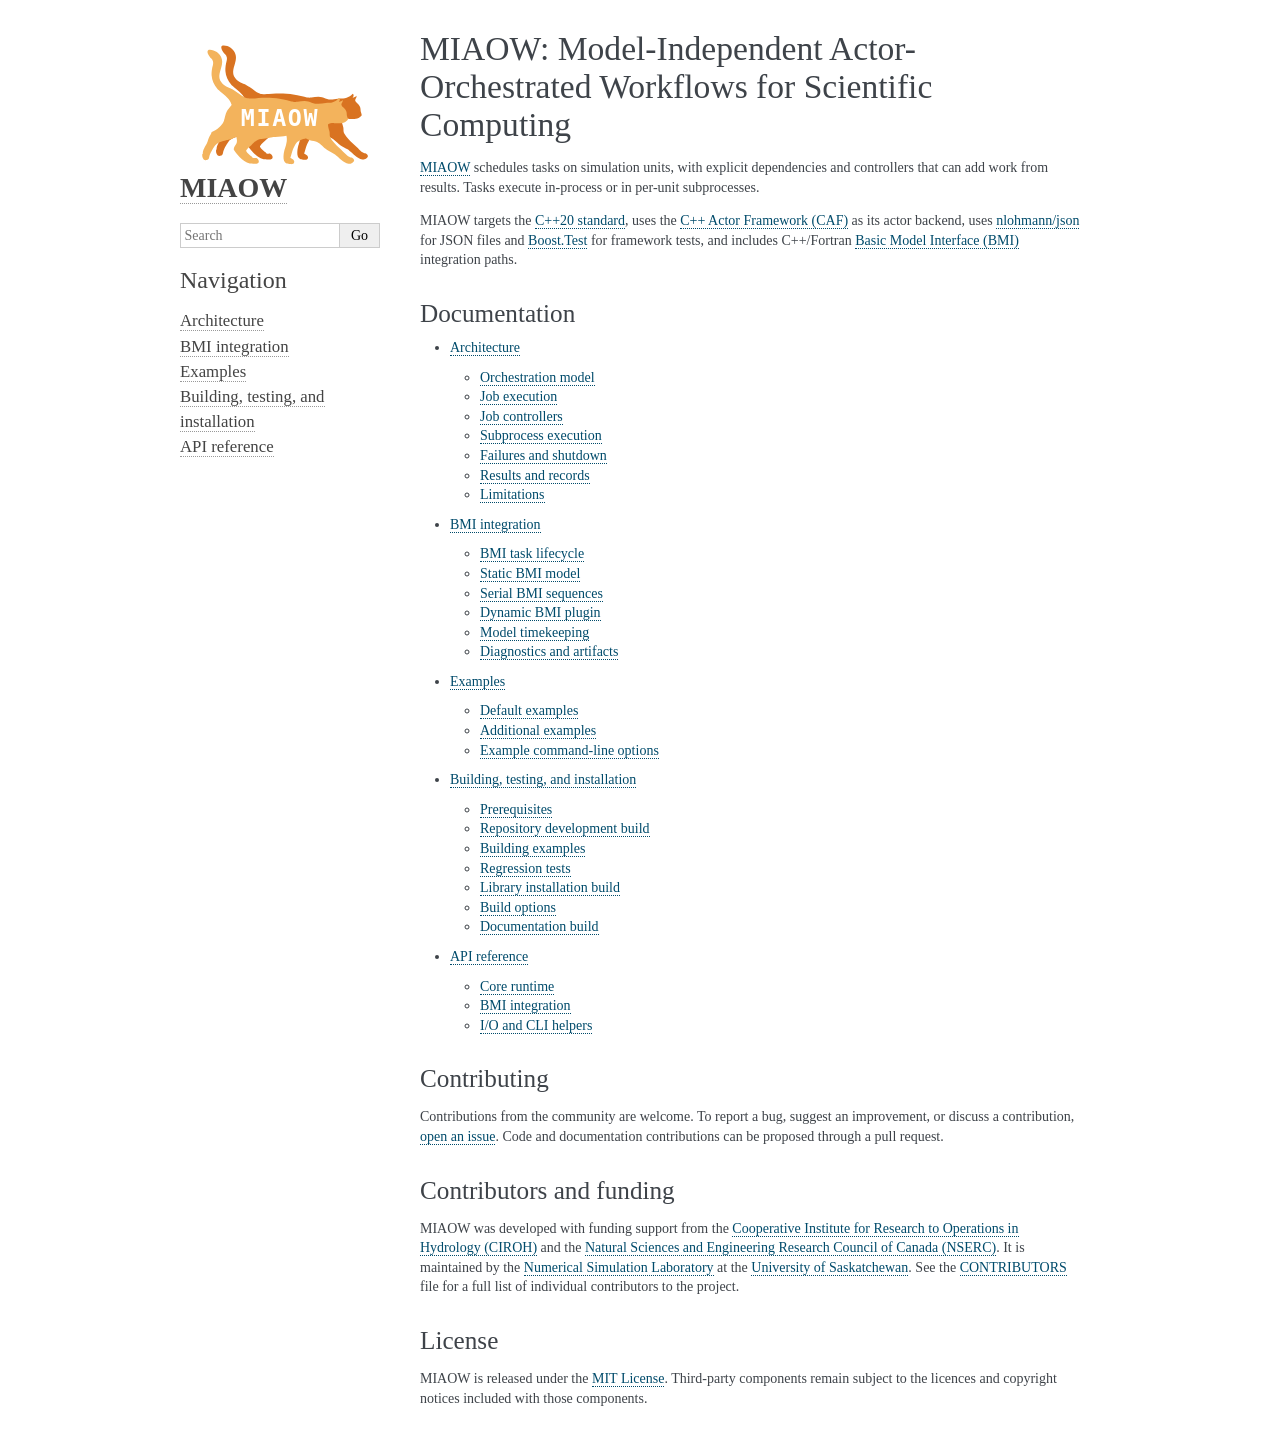
<file: index.html>
<!DOCTYPE html>

<html lang="en" data-content_root="./">
  <head>
    <meta charset="utf-8" />
    <meta name="viewport" content="width=device-width, initial-scale=1.0" /><meta name="viewport" content="width=device-width, initial-scale=1" />

    <title>MIAOW: Model-Independent Actor-Orchestrated Workflows for Scientific Computing &#8212; MIAOW documentation</title>
    <link rel="stylesheet" type="text/css" href="_static/pygments.css?v=5ecbeea2" />
    <link rel="stylesheet" type="text/css" href="_static/basic.css?v=b08954a9" />
    <link rel="stylesheet" type="text/css" href="_static/alabaster.css?v=5611fc0a" />
    <script src="_static/documentation_options.js?v=7f41d439"></script>
    <script src="_static/doctools.js?v=fd6eb6e6"></script>
    <script src="_static/sphinx_highlight.js?v=6ffebe34"></script>
    <link rel="canonical" href="https://tjbmontoya.com/miaow-framework/index.html" />
    <link rel="index" title="Index" href="genindex.html" />
    <link rel="search" title="Search" href="search.html" />
    <link rel="next" title="Architecture" href="architecture.html" />
   
  <link rel="stylesheet" href="_static/custom.css" type="text/css" />
  

  
  

  </head><body>
  

    <div class="document">
      <div class="documentwrapper">
        <div class="bodywrapper">
          

          <div class="body" role="main">
            
  <section id="miaow-model-independent-actor-orchestrated-workflows-for-scientific-computing">
<h1>MIAOW: Model-Independent Actor-Orchestrated Workflows for Scientific Computing<a class="headerlink" href="#miaow-model-independent-actor-orchestrated-workflows-for-scientific-computing" title="Link to this heading">¶</a></h1>
<p><a class="reference external" href="https://github.com/uofs-simlab/miaow-framework">MIAOW</a> schedules tasks on simulation units, with explicit dependencies and controllers that can add work from results. Tasks execute in-process or in per-unit subprocesses.</p>
<p>MIAOW targets the <a class="reference external" href="https://en.cppreference.com/w/cpp/20.html">C++20 standard</a>, uses the <a class="reference external" href="https://www.actor-framework.org/">C++ Actor Framework (CAF)</a> as its actor backend, uses <a class="reference external" href="https://json.nlohmann.me/">nlohmann/json</a> for JSON files and <a class="reference external" href="https://www.boost.org/">Boost.Test</a> for framework tests, and includes C++/Fortran <a class="reference external" href="https://bmi.csdms.io/en/stable/">Basic Model Interface (BMI)</a> integration paths.</p>
<section id="documentation">
<h2>Documentation<a class="headerlink" href="#documentation" title="Link to this heading">¶</a></h2>
<div class="toctree-wrapper compound">
<ul>
<li class="toctree-l1"><a class="reference internal" href="architecture.html">Architecture</a><ul>
<li class="toctree-l2"><a class="reference internal" href="architecture.html#orchestration-model">Orchestration model</a></li>
<li class="toctree-l2"><a class="reference internal" href="architecture.html#job-execution">Job execution</a></li>
<li class="toctree-l2"><a class="reference internal" href="architecture.html#job-controllers">Job controllers</a></li>
<li class="toctree-l2"><a class="reference internal" href="architecture.html#subprocess-execution">Subprocess execution</a></li>
<li class="toctree-l2"><a class="reference internal" href="architecture.html#failures-and-shutdown">Failures and shutdown</a></li>
<li class="toctree-l2"><a class="reference internal" href="architecture.html#results-and-records">Results and records</a></li>
<li class="toctree-l2"><a class="reference internal" href="architecture.html#limitations">Limitations</a></li>
</ul>
</li>
<li class="toctree-l1"><a class="reference internal" href="bmi.html">BMI integration</a><ul>
<li class="toctree-l2"><a class="reference internal" href="bmi.html#bmi-task-lifecycle">BMI task lifecycle</a></li>
<li class="toctree-l2"><a class="reference internal" href="bmi.html#static-bmi-model">Static BMI model</a></li>
<li class="toctree-l2"><a class="reference internal" href="bmi.html#serial-bmi-sequences">Serial BMI sequences</a></li>
<li class="toctree-l2"><a class="reference internal" href="bmi.html#dynamic-bmi-plugin">Dynamic BMI plugin</a></li>
<li class="toctree-l2"><a class="reference internal" href="bmi.html#model-timekeeping">Model timekeeping</a></li>
<li class="toctree-l2"><a class="reference internal" href="bmi.html#diagnostics-and-artifacts">Diagnostics and artifacts</a></li>
</ul>
</li>
<li class="toctree-l1"><a class="reference internal" href="examples.html">Examples</a><ul>
<li class="toctree-l2"><a class="reference internal" href="examples.html#default-examples">Default examples</a></li>
<li class="toctree-l2"><a class="reference internal" href="examples.html#additional-examples">Additional examples</a></li>
<li class="toctree-l2"><a class="reference internal" href="examples.html#example-command-line-options">Example command-line options</a></li>
</ul>
</li>
<li class="toctree-l1"><a class="reference internal" href="building.html">Building, testing, and installation</a><ul>
<li class="toctree-l2"><a class="reference internal" href="building.html#prerequisites">Prerequisites</a></li>
<li class="toctree-l2"><a class="reference internal" href="building.html#repository-development-build">Repository development build</a></li>
<li class="toctree-l2"><a class="reference internal" href="building.html#building-examples">Building examples</a></li>
<li class="toctree-l2"><a class="reference internal" href="building.html#regression-tests">Regression tests</a></li>
<li class="toctree-l2"><a class="reference internal" href="building.html#library-installation-build">Library installation build</a></li>
<li class="toctree-l2"><a class="reference internal" href="building.html#build-options">Build options</a></li>
<li class="toctree-l2"><a class="reference internal" href="building.html#documentation-build">Documentation build</a></li>
</ul>
</li>
<li class="toctree-l1"><a class="reference internal" href="api.html">API reference</a><ul>
<li class="toctree-l2"><a class="reference internal" href="api.html#core-runtime">Core runtime</a></li>
<li class="toctree-l2"><a class="reference internal" href="api.html#bmi-integration">BMI integration</a></li>
<li class="toctree-l2"><a class="reference internal" href="api.html#i-o-and-cli-helpers">I/O and CLI helpers</a></li>
</ul>
</li>
</ul>
</div>
</section>
<section id="contributing">
<h2>Contributing<a class="headerlink" href="#contributing" title="Link to this heading">¶</a></h2>
<p>Contributions from the community are welcome. To report a bug, suggest an improvement, or discuss a contribution, <a class="reference external" href="https://github.com/uofs-simlab/miaow-framework/issues">open an issue</a>. Code and documentation contributions can be proposed through a pull request.</p>
</section>
<section id="contributors-and-funding">
<h2>Contributors and funding<a class="headerlink" href="#contributors-and-funding" title="Link to this heading">¶</a></h2>
<p>MIAOW was developed with funding support from the <a class="reference external" href="https://ciroh.ua.edu/">Cooperative Institute for Research to Operations in Hydrology (CIROH)</a> and the <a class="reference external" href="https://nserc-crsng.canada.ca/en">Natural Sciences and Engineering Research Council of Canada (NSERC)</a>. It is maintained by the <a class="reference external" href="https://github.com/uofs-simlab">Numerical Simulation Laboratory</a> at the <a class="reference external" href="https://www.usask.ca/">University of Saskatchewan</a>. See the <a class="reference external" href="https://github.com/uofs-simlab/miaow-framework/blob/main/CONTRIBUTORS.md">CONTRIBUTORS</a> file for a full list of individual contributors to the project.</p>
</section>
<section id="license">
<h2>License<a class="headerlink" href="#license" title="Link to this heading">¶</a></h2>
<p>MIAOW is released under the <a class="reference external" href="https://github.com/uofs-simlab/miaow-framework/blob/main/LICENSE">MIT License</a>. Third-party components remain subject to the licences and copyright notices included with those components.</p>
</section>
</section>


          </div>
          
        </div>
      </div>
      <div class="sphinxsidebar" role="navigation" aria-label="Main">
        <div class="sphinxsidebarwrapper">
            <p class="logo"><a href="#">
              <img class="logo" src="_static/miaow_logo.svg" alt="Logo of MIAOW"/>
            </a></p>
<h1 class="logo"><a href="#">MIAOW</a></h1>









<search id="searchbox" style="display: none" role="search">
    <div class="searchformwrapper">
    <form class="search" action="search.html" method="get">
      <input type="text" name="q" aria-labelledby="searchlabel" autocomplete="off" autocorrect="off" autocapitalize="off" spellcheck="false" placeholder="Search"/>
      <input type="submit" value="Go" />
    </form>
    </div>
</search>
<script>document.getElementById('searchbox').style.display = "block"</script><h3>Navigation</h3>
<ul>
<li class="toctree-l1"><a class="reference internal" href="architecture.html">Architecture</a></li>
<li class="toctree-l1"><a class="reference internal" href="bmi.html">BMI integration</a></li>
<li class="toctree-l1"><a class="reference internal" href="examples.html">Examples</a></li>
<li class="toctree-l1"><a class="reference internal" href="building.html">Building, testing, and installation</a></li>
<li class="toctree-l1"><a class="reference internal" href="api.html">API reference</a></li>
</ul>

<div class="relations">
<h3>Related Topics</h3>
<ul>
  <li><a href="#">Documentation overview</a><ul>
      <li>Next: <a href="architecture.html" title="next chapter">Architecture</a></li>
  </ul></li>
</ul>
</div>








        </div>
      </div>
      <div class="clearer"></div>
    </div>
    <div class="footer">
      
      
    </div>

    

    
  </body>
</html>
</file>
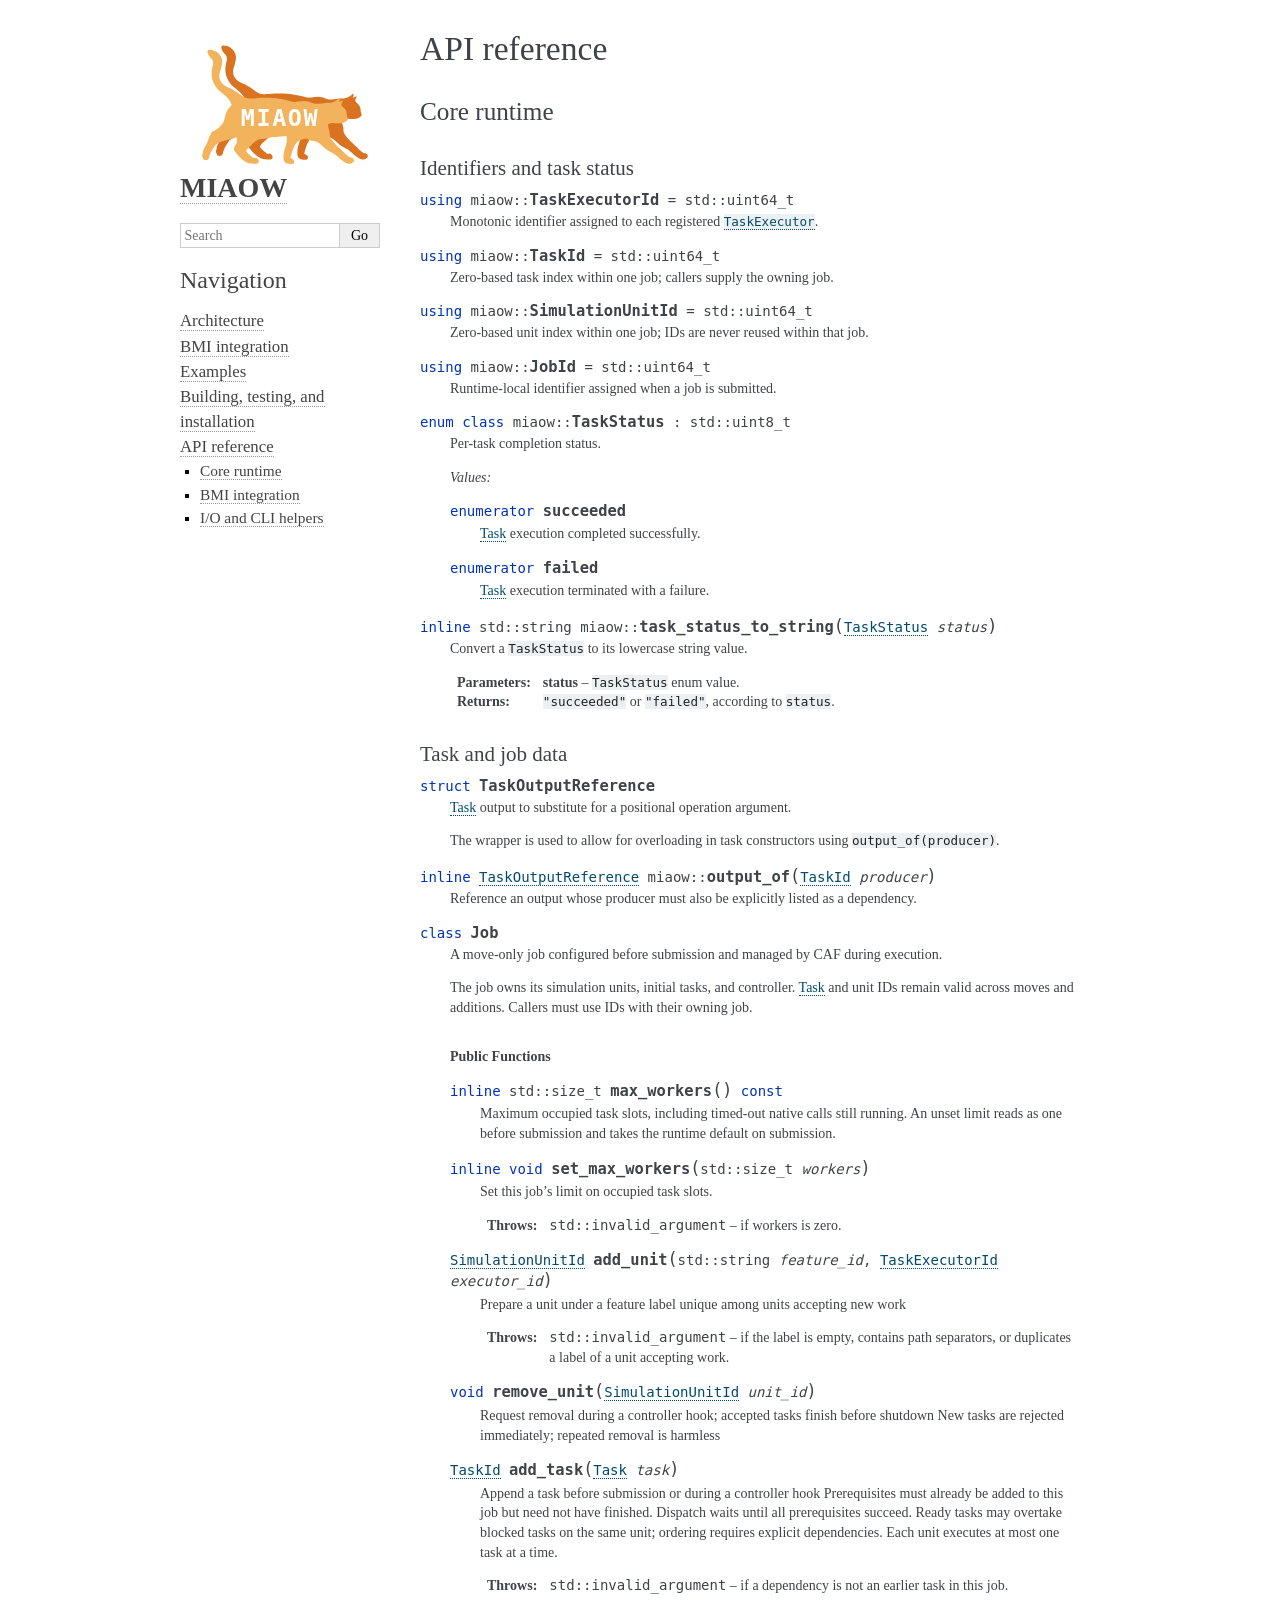
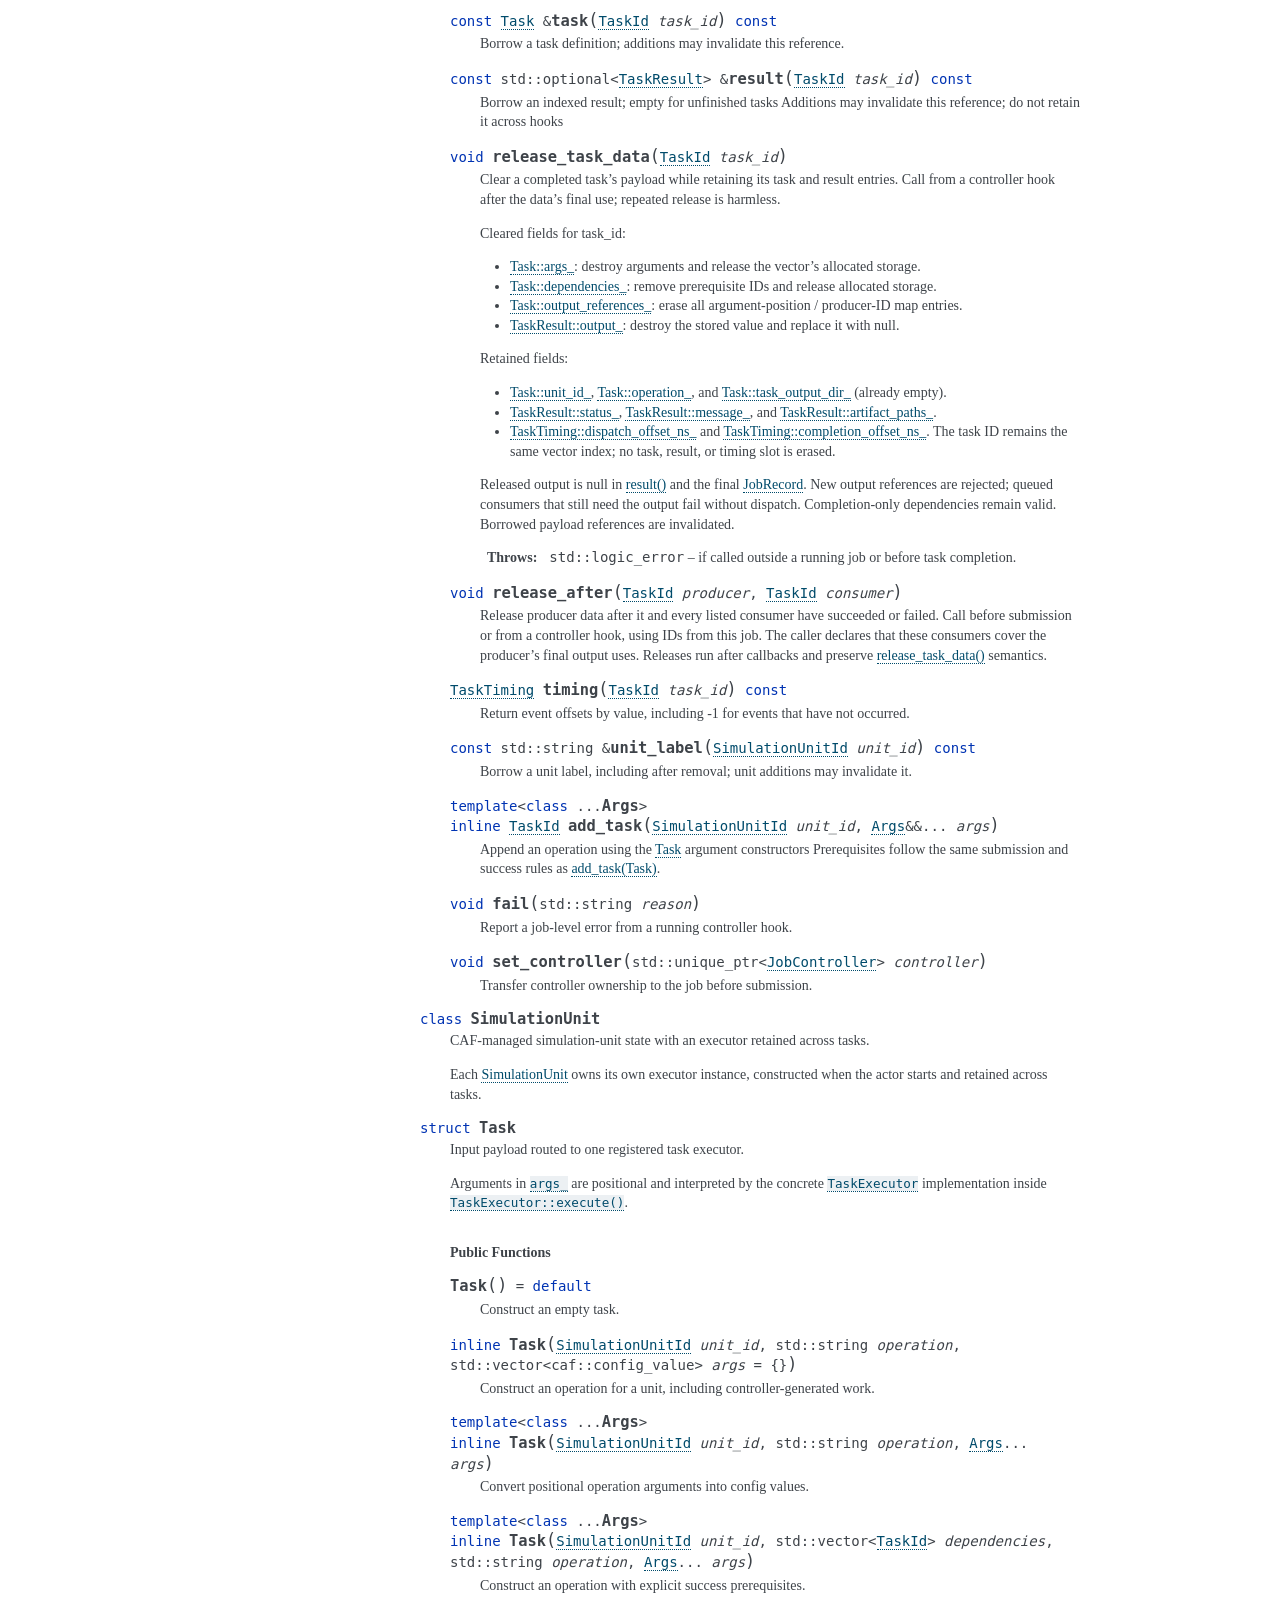
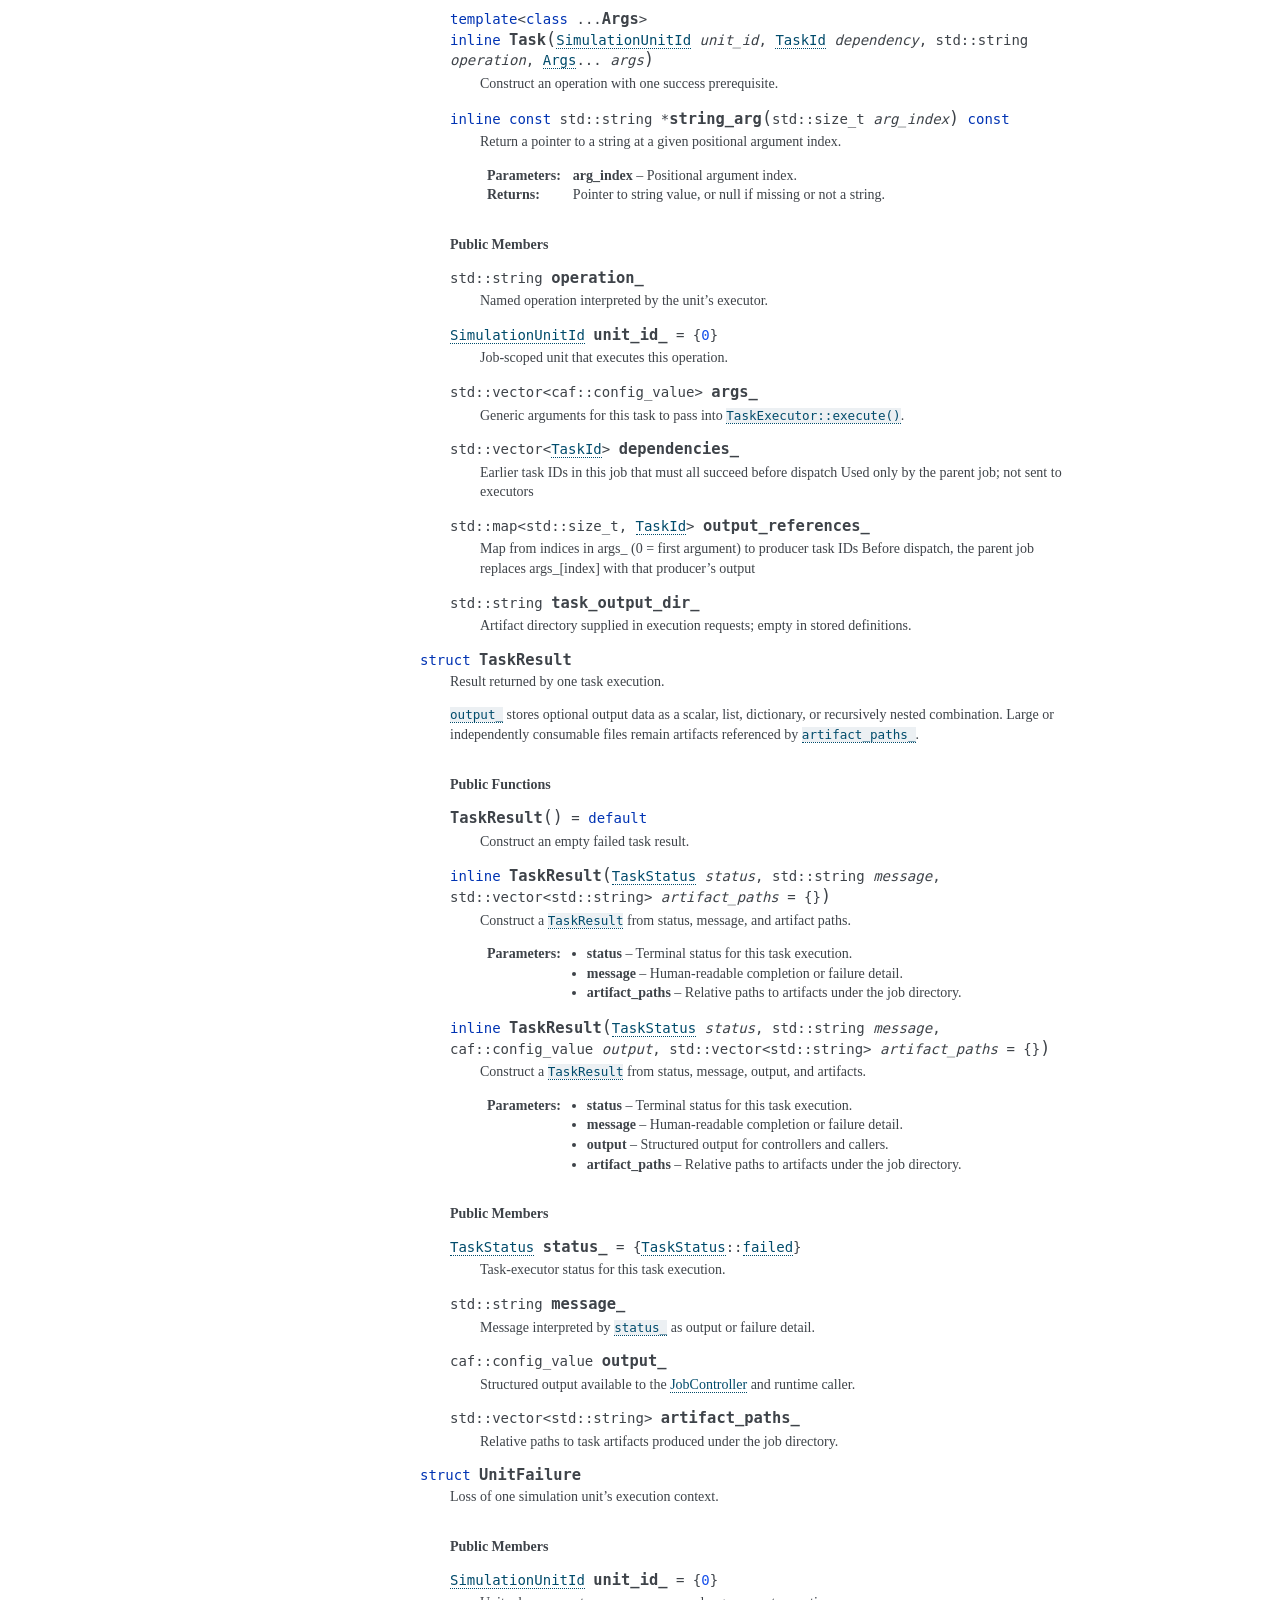
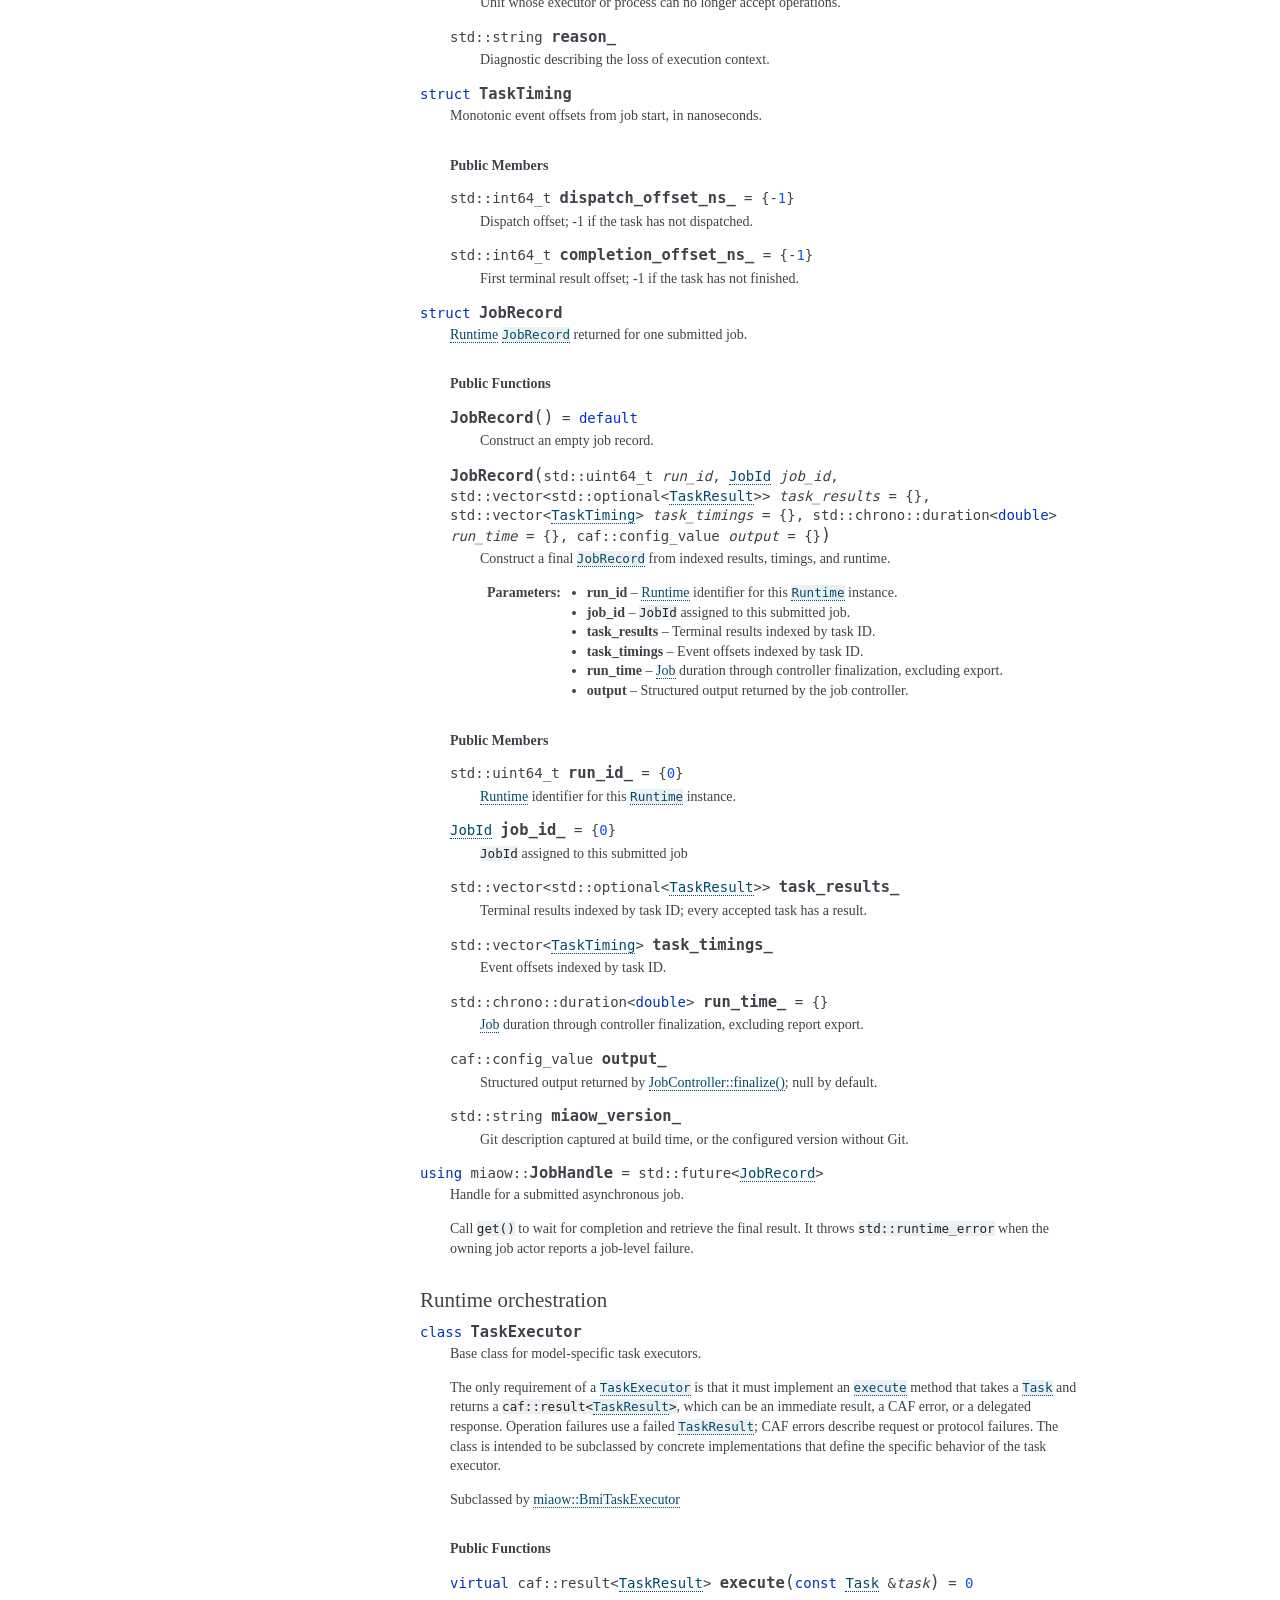
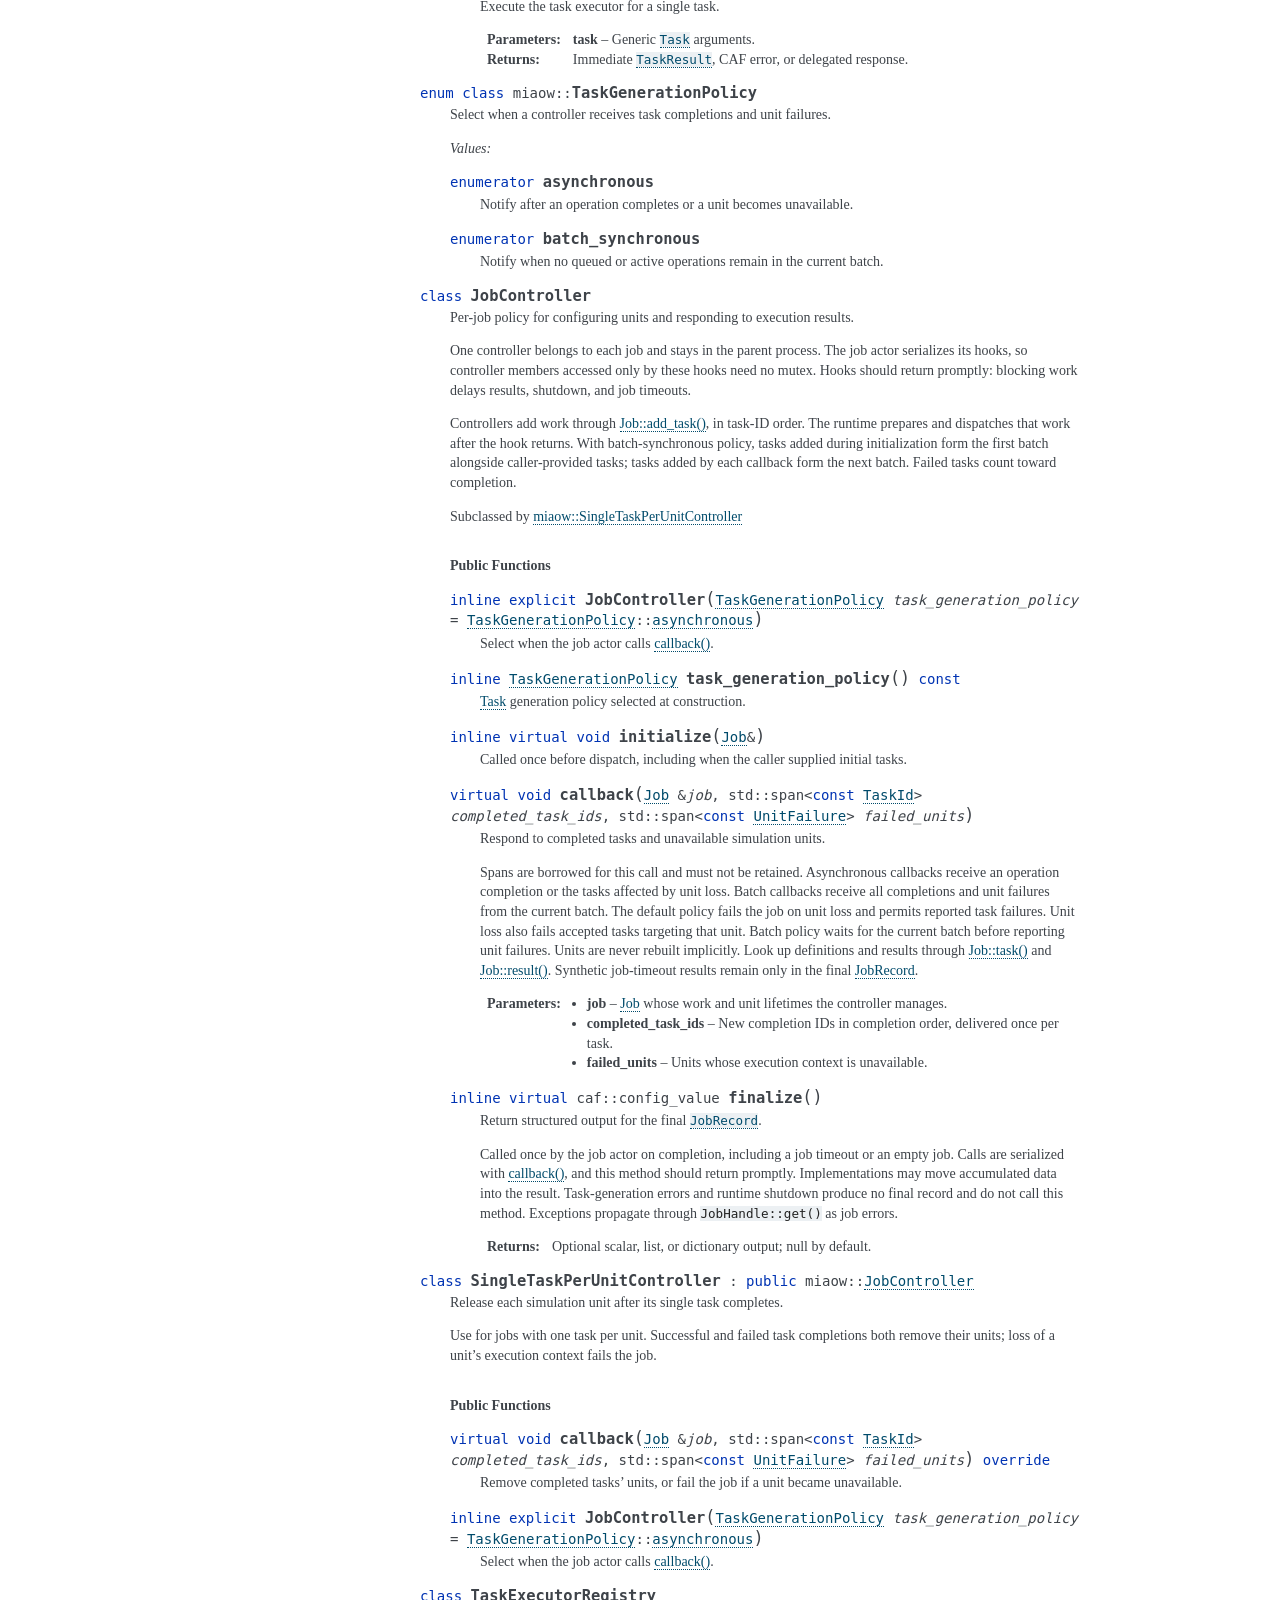
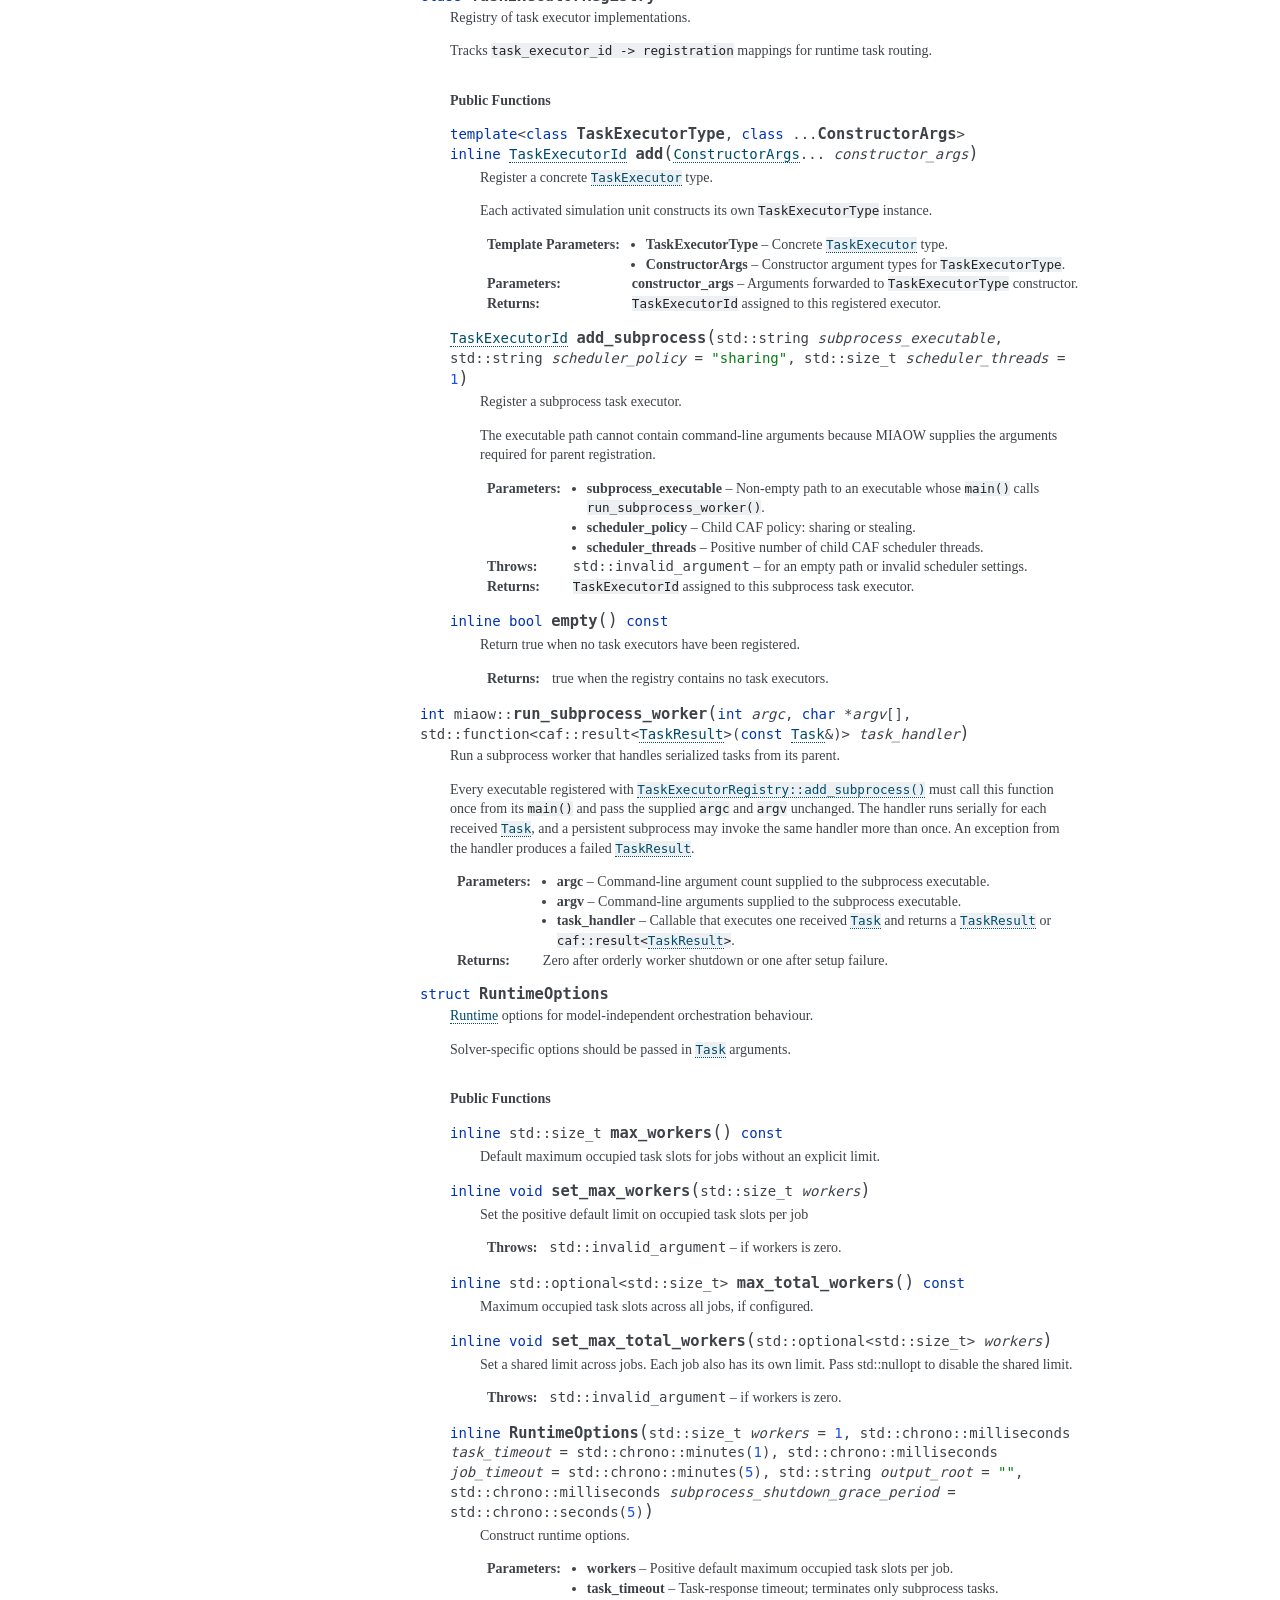
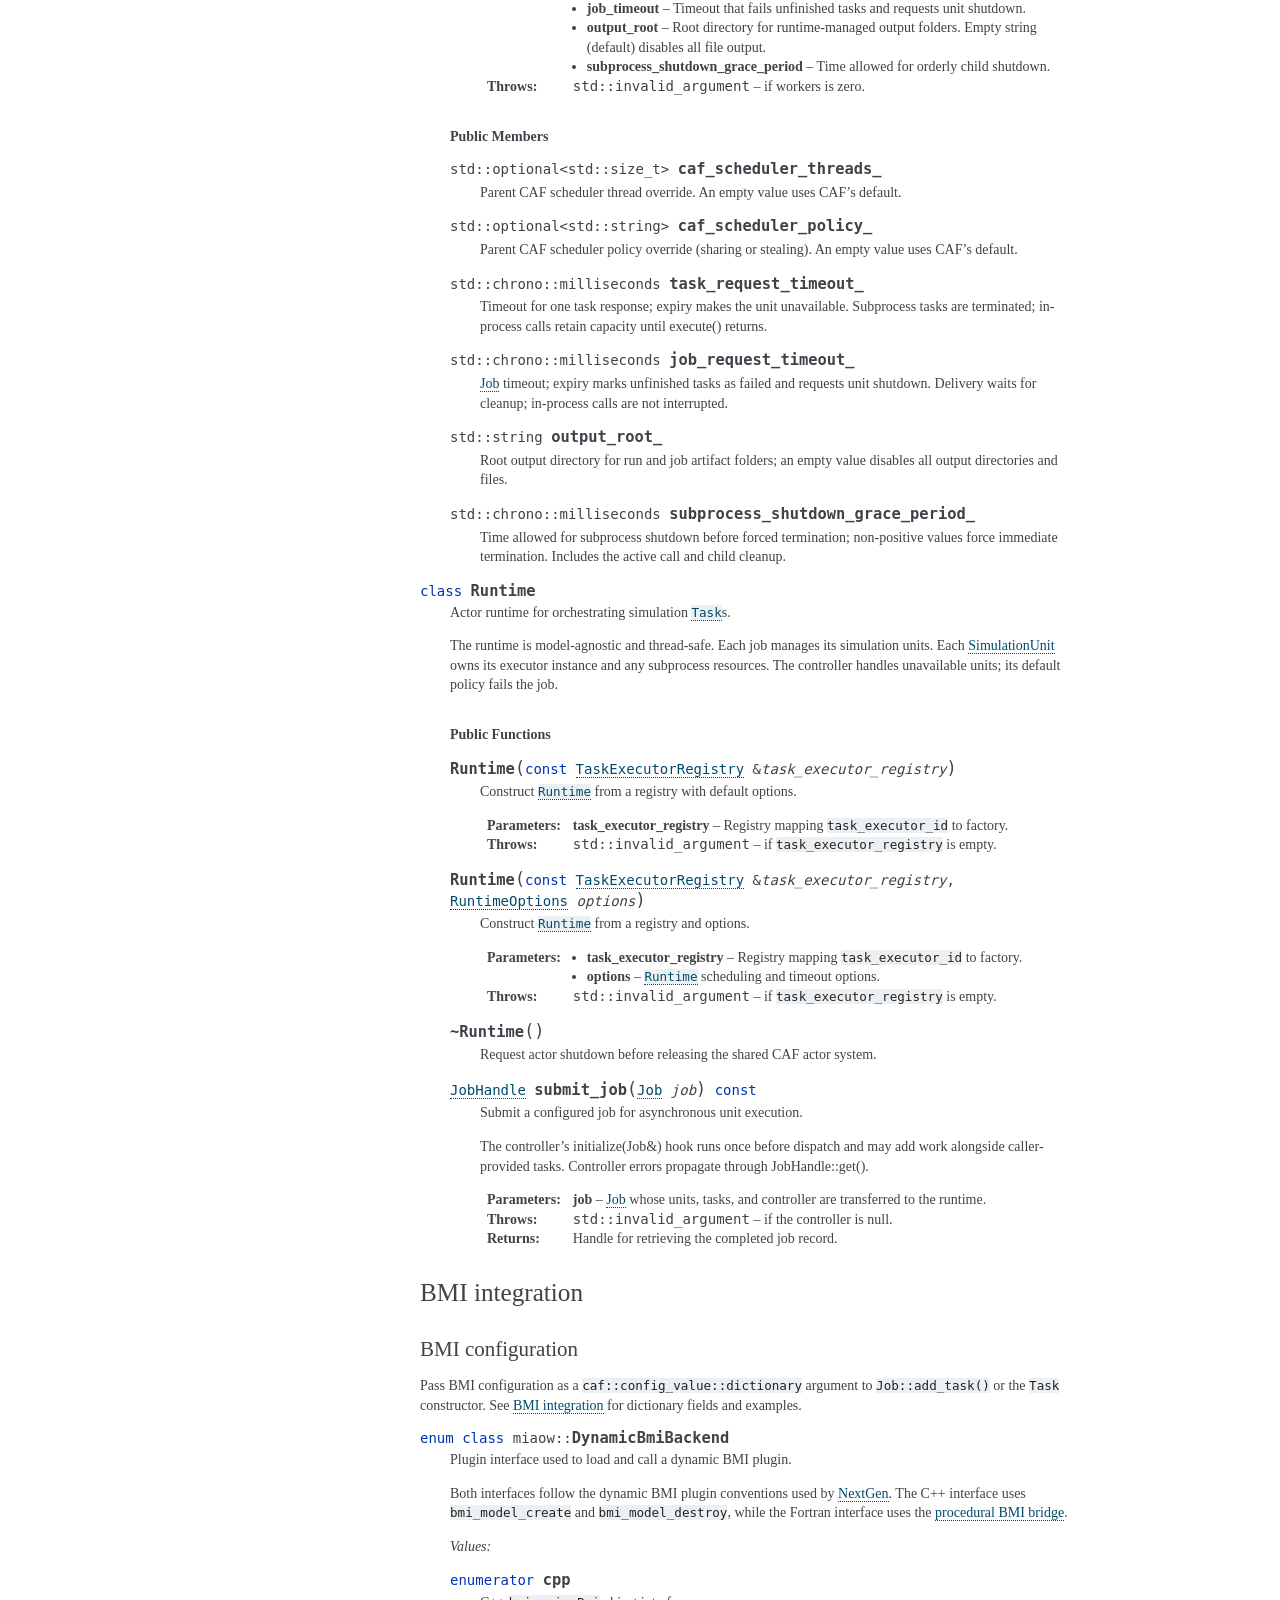
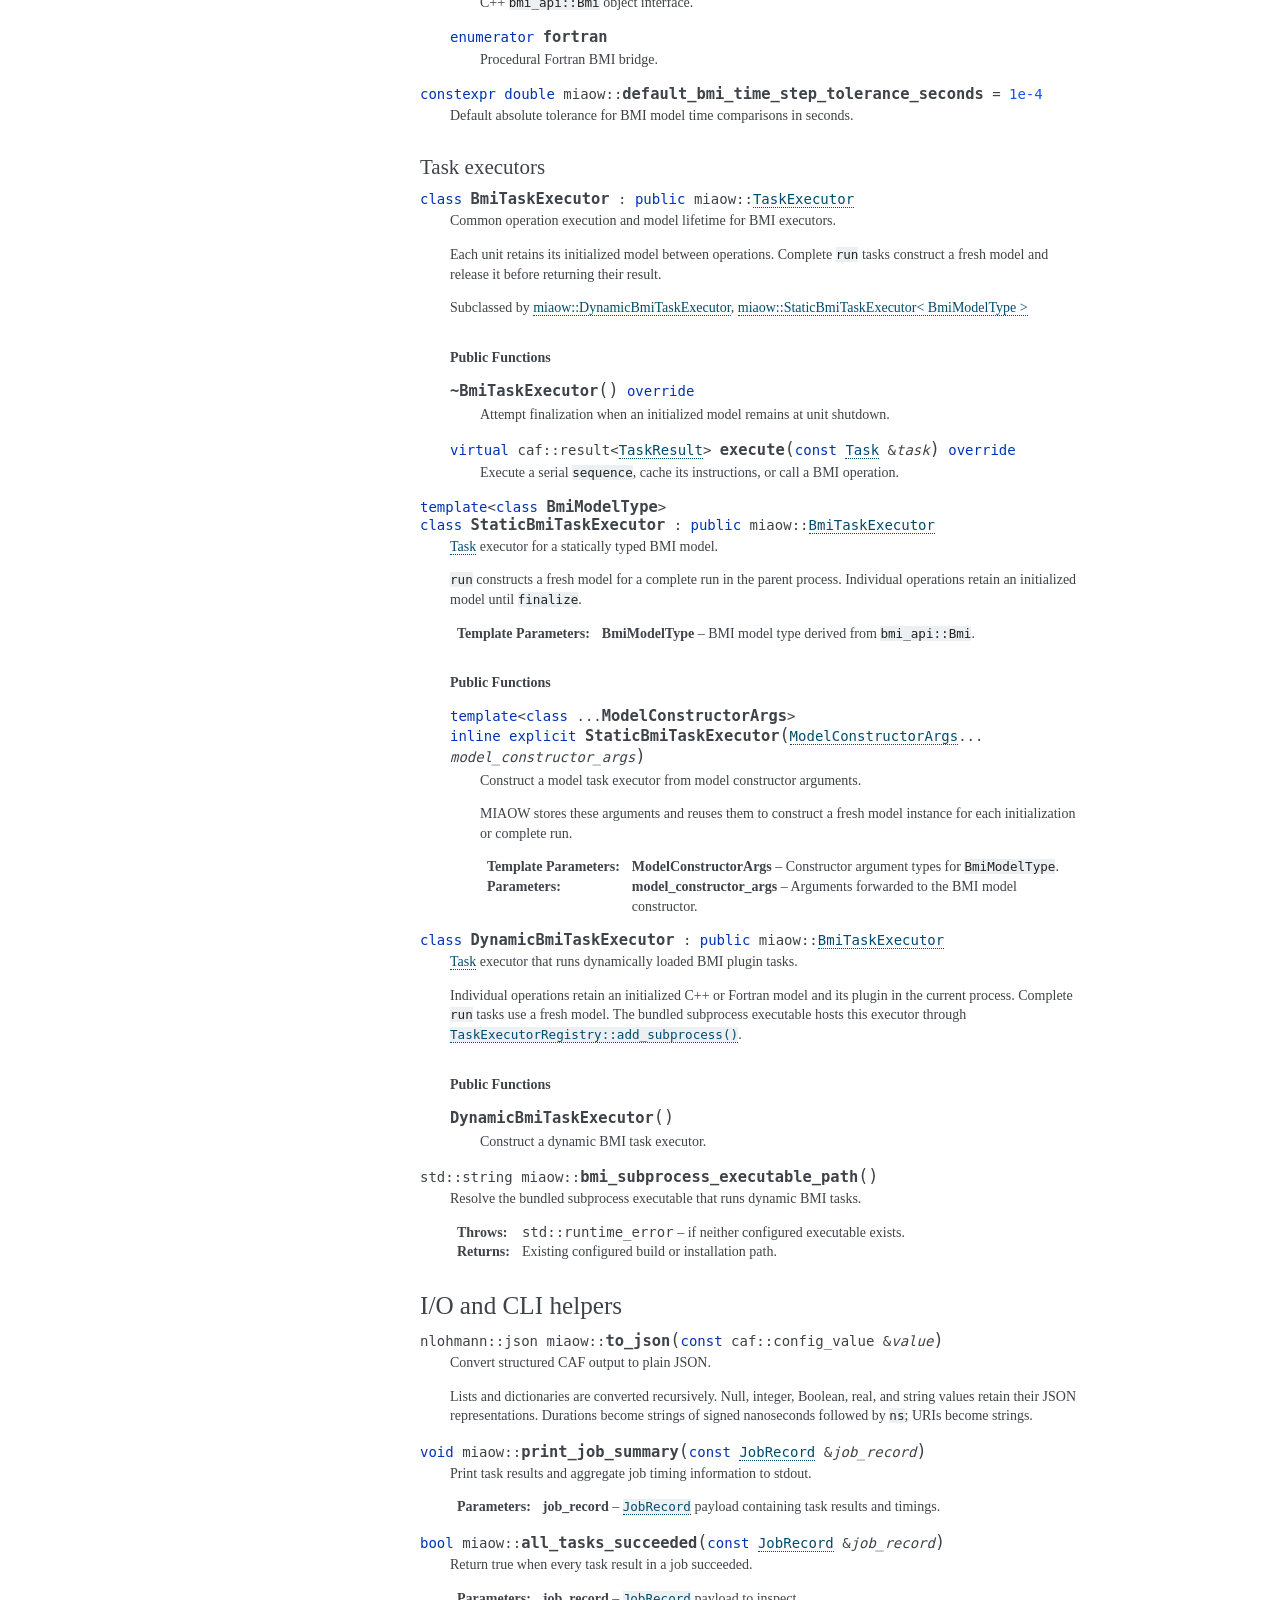
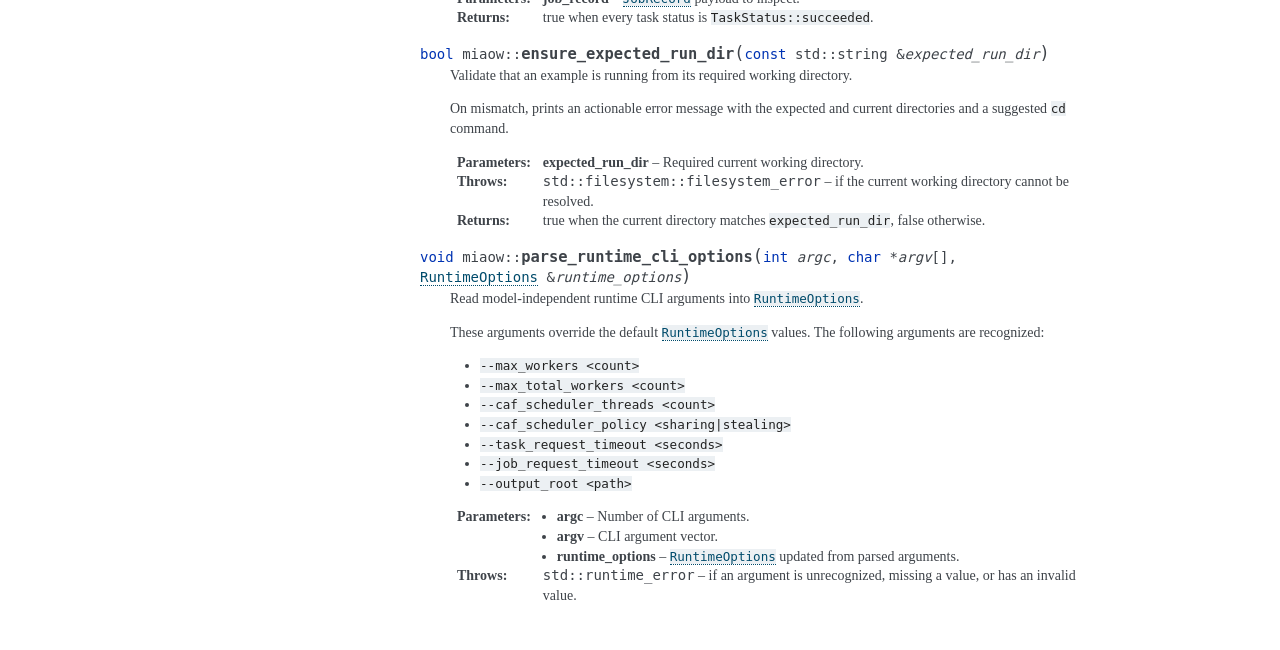
<file: api.html>
<!DOCTYPE html>

<html lang="en" data-content_root="./">
  <head>
    <meta charset="utf-8" />
    <meta name="viewport" content="width=device-width, initial-scale=1.0" /><meta name="viewport" content="width=device-width, initial-scale=1" />

    <title>API reference &#8212; MIAOW documentation</title>
    <link rel="stylesheet" type="text/css" href="_static/pygments.css?v=5ecbeea2" />
    <link rel="stylesheet" type="text/css" href="_static/basic.css?v=b08954a9" />
    <link rel="stylesheet" type="text/css" href="_static/alabaster.css?v=5611fc0a" />
    <script src="_static/documentation_options.js?v=7f41d439"></script>
    <script src="_static/doctools.js?v=fd6eb6e6"></script>
    <script src="_static/sphinx_highlight.js?v=6ffebe34"></script>
    <link rel="canonical" href="https://tjbmontoya.com/miaow-framework/api.html" />
    <link rel="index" title="Index" href="genindex.html" />
    <link rel="search" title="Search" href="search.html" />
    <link rel="prev" title="Building, testing, and installation" href="building.html" />
   
  <link rel="stylesheet" href="_static/custom.css" type="text/css" />
  

  
  

  </head><body>
  

    <div class="document">
      <div class="documentwrapper">
        <div class="bodywrapper">
          

          <div class="body" role="main">
            
  <section id="api-reference">
<h1>API reference<a class="headerlink" href="#api-reference" title="Link to this heading">¶</a></h1>
<section id="core-runtime">
<h2>Core runtime<a class="headerlink" href="#core-runtime" title="Link to this heading">¶</a></h2>
<section id="identifiers-and-task-status">
<h3>Identifiers and task status<a class="headerlink" href="#identifiers-and-task-status" title="Link to this heading">¶</a></h3>
<dl class="cpp type">
<dt class="sig sig-object cpp" id="_CPPv4N5miaow14TaskExecutorIdE">
<span id="_CPPv3N5miaow14TaskExecutorIdE"></span><span id="_CPPv2N5miaow14TaskExecutorIdE"></span><span class="target" id="miaow_8hpp_1a4a87052f787d8515204ba189fa7e16ff"></span><span class="k"><span class="pre">using</span></span><span class="w"> </span><span class="sig-prename descclassname"><span class="n"><span class="pre">miaow</span></span><span class="p"><span class="pre">::</span></span></span><span class="sig-name descname"><span class="n"><span class="pre">TaskExecutorId</span></span></span><span class="w"> </span><span class="p"><span class="pre">=</span></span><span class="w"> </span><span class="n"><span class="pre">std</span></span><span class="p"><span class="pre">::</span></span><span class="n"><span class="pre">uint64_t</span></span><a class="headerlink" href="#_CPPv4N5miaow14TaskExecutorIdE" title="Link to this definition">¶</a><br /></dt>
<dd><p>Monotonic identifier assigned to each registered <code class="docutils literal notranslate"><a class="reference internal" href="#classmiaow_1_1TaskExecutor"><span class="std std-ref"><span class="pre">TaskExecutor</span></span></a></code>. </p>
</dd></dl>

<dl class="cpp type">
<dt class="sig sig-object cpp" id="_CPPv4N5miaow6TaskIdE">
<span id="_CPPv3N5miaow6TaskIdE"></span><span id="_CPPv2N5miaow6TaskIdE"></span><span class="target" id="miaow_8hpp_1ad58b3b31d107a80d36dc0440b8dd37a1"></span><span class="k"><span class="pre">using</span></span><span class="w"> </span><span class="sig-prename descclassname"><span class="n"><span class="pre">miaow</span></span><span class="p"><span class="pre">::</span></span></span><span class="sig-name descname"><span class="n"><span class="pre">TaskId</span></span></span><span class="w"> </span><span class="p"><span class="pre">=</span></span><span class="w"> </span><span class="n"><span class="pre">std</span></span><span class="p"><span class="pre">::</span></span><span class="n"><span class="pre">uint64_t</span></span><a class="headerlink" href="#_CPPv4N5miaow6TaskIdE" title="Link to this definition">¶</a><br /></dt>
<dd><p>Zero-based task index within one job; callers supply the owning job. </p>
</dd></dl>

<dl class="cpp type">
<dt class="sig sig-object cpp" id="_CPPv4N5miaow16SimulationUnitIdE">
<span id="_CPPv3N5miaow16SimulationUnitIdE"></span><span id="_CPPv2N5miaow16SimulationUnitIdE"></span><span class="target" id="miaow_8hpp_1ae7e53c08d627608d1b3bb0809d61f087"></span><span class="k"><span class="pre">using</span></span><span class="w"> </span><span class="sig-prename descclassname"><span class="n"><span class="pre">miaow</span></span><span class="p"><span class="pre">::</span></span></span><span class="sig-name descname"><span class="n"><span class="pre">SimulationUnitId</span></span></span><span class="w"> </span><span class="p"><span class="pre">=</span></span><span class="w"> </span><span class="n"><span class="pre">std</span></span><span class="p"><span class="pre">::</span></span><span class="n"><span class="pre">uint64_t</span></span><a class="headerlink" href="#_CPPv4N5miaow16SimulationUnitIdE" title="Link to this definition">¶</a><br /></dt>
<dd><p>Zero-based unit index within one job; IDs are never reused within that job. </p>
</dd></dl>

<dl class="cpp type">
<dt class="sig sig-object cpp" id="_CPPv4N5miaow5JobIdE">
<span id="_CPPv3N5miaow5JobIdE"></span><span id="_CPPv2N5miaow5JobIdE"></span><span class="target" id="miaow_8hpp_1a5feed3403b590dc65413da622f570d40"></span><span class="k"><span class="pre">using</span></span><span class="w"> </span><span class="sig-prename descclassname"><span class="n"><span class="pre">miaow</span></span><span class="p"><span class="pre">::</span></span></span><span class="sig-name descname"><span class="n"><span class="pre">JobId</span></span></span><span class="w"> </span><span class="p"><span class="pre">=</span></span><span class="w"> </span><span class="n"><span class="pre">std</span></span><span class="p"><span class="pre">::</span></span><span class="n"><span class="pre">uint64_t</span></span><a class="headerlink" href="#_CPPv4N5miaow5JobIdE" title="Link to this definition">¶</a><br /></dt>
<dd><p>Runtime-local identifier assigned when a job is submitted. </p>
</dd></dl>

<dl class="cpp enum-class">
<dt class="sig sig-object cpp" id="_CPPv4N5miaow10TaskStatusE">
<span id="_CPPv3N5miaow10TaskStatusE"></span><span id="_CPPv2N5miaow10TaskStatusE"></span><span class="target" id="miaow_8hpp_1a6b8fbe25277541f16caa7250fbb28a50"></span><span class="k"><span class="pre">enum</span></span><span class="w"> </span><span class="k"><span class="pre">class</span></span><span class="w"> </span><span class="sig-prename descclassname"><span class="n"><span class="pre">miaow</span></span><span class="p"><span class="pre">::</span></span></span><span class="sig-name descname"><span class="n"><span class="pre">TaskStatus</span></span></span><span class="w"> </span><span class="p"><span class="pre">:</span></span><span class="w"> </span><span class="n"><span class="pre">std</span></span><span class="p"><span class="pre">::</span></span><span class="n"><span class="pre">uint8_t</span></span><a class="headerlink" href="#_CPPv4N5miaow10TaskStatusE" title="Link to this definition">¶</a><br /></dt>
<dd><p>Per-task completion status. </p>
<p><em>Values:</em></p>
<dl class="cpp enumerator">
<dt class="sig sig-object cpp" id="_CPPv4N5miaow10TaskStatus9succeededE">
<span id="_CPPv3N5miaow10TaskStatus9succeededE"></span><span id="_CPPv2N5miaow10TaskStatus9succeededE"></span><span class="target" id="miaow_8hpp_1a6b8fbe25277541f16caa7250fbb28a50a9b1751bd331d17d4f91c2c61c1d43560"></span><span class="k"><span class="pre">enumerator</span></span><span class="w"> </span><span class="sig-name descname"><span class="n"><span class="pre">succeeded</span></span></span><a class="headerlink" href="#_CPPv4N5miaow10TaskStatus9succeededE" title="Link to this definition">¶</a><br /></dt>
<dd><p><a class="reference internal" href="#structmiaow_1_1Task"><span class="std std-ref">Task</span></a> execution completed successfully. </p>
</dd></dl>

<dl class="cpp enumerator">
<dt class="sig sig-object cpp" id="_CPPv4N5miaow10TaskStatus6failedE">
<span id="_CPPv3N5miaow10TaskStatus6failedE"></span><span id="_CPPv2N5miaow10TaskStatus6failedE"></span><span class="target" id="miaow_8hpp_1a6b8fbe25277541f16caa7250fbb28a50a26934eb377001f66e37289a5c93fe284"></span><span class="k"><span class="pre">enumerator</span></span><span class="w"> </span><span class="sig-name descname"><span class="n"><span class="pre">failed</span></span></span><a class="headerlink" href="#_CPPv4N5miaow10TaskStatus6failedE" title="Link to this definition">¶</a><br /></dt>
<dd><p><a class="reference internal" href="#structmiaow_1_1Task"><span class="std std-ref">Task</span></a> execution terminated with a failure. </p>
</dd></dl>

</dd></dl>

<dl class="cpp function">
<dt class="sig sig-object cpp" id="_CPPv4N5miaow21task_status_to_stringE10TaskStatus">
<span id="_CPPv3N5miaow21task_status_to_stringE10TaskStatus"></span><span id="_CPPv2N5miaow21task_status_to_stringE10TaskStatus"></span><span id="miaow::task_status_to_string__TaskStatus"></span><span class="target" id="miaow_8hpp_1a8585bf7e9c71acf651c80de9bd5caa84"></span><span class="k"><span class="pre">inline</span></span><span class="w"> </span><span class="n"><span class="pre">std</span></span><span class="p"><span class="pre">::</span></span><span class="n"><span class="pre">string</span></span><span class="w"> </span><span class="sig-prename descclassname"><span class="n"><span class="pre">miaow</span></span><span class="p"><span class="pre">::</span></span></span><span class="sig-name descname"><span class="n"><span class="pre">task_status_to_string</span></span></span><span class="sig-paren">(</span><a class="reference internal" href="#_CPPv4N5miaow10TaskStatusE" title="miaow::TaskStatus"><span class="n"><span class="pre">TaskStatus</span></span></a><span class="w"> </span><span class="n sig-param"><span class="pre">status</span></span><span class="sig-paren">)</span><a class="headerlink" href="#_CPPv4N5miaow21task_status_to_stringE10TaskStatus" title="Link to this definition">¶</a><br /></dt>
<dd><p>Convert a <code class="docutils literal notranslate"><span class="pre">TaskStatus</span></code> to its lowercase string value. </p>
<dl class="field-list simple">
<dt class="field-odd">Parameters<span class="colon">:</span></dt>
<dd class="field-odd"><p><strong>status</strong> – <code class="docutils literal notranslate"><span class="pre">TaskStatus</span></code> enum value. </p>
</dd>
<dt class="field-even">Returns<span class="colon">:</span></dt>
<dd class="field-even"><p><code class="docutils literal notranslate"><span class="pre">&quot;succeeded&quot;</span></code> or <code class="docutils literal notranslate"><span class="pre">&quot;failed&quot;</span></code>, according to <code class="docutils literal notranslate"><span class="pre">status</span></code>. </p>
</dd>
</dl>
</dd></dl>

</section>
<section id="task-and-job-data">
<h3>Task and job data<a class="headerlink" href="#task-and-job-data" title="Link to this heading">¶</a></h3>
<dl class="cpp struct">
<dt class="sig sig-object cpp" id="_CPPv4N5miaow19TaskOutputReferenceE">
<span id="_CPPv3N5miaow19TaskOutputReferenceE"></span><span id="_CPPv2N5miaow19TaskOutputReferenceE"></span><span id="miaow::TaskOutputReference"></span><span class="target" id="structmiaow_1_1TaskOutputReference"></span><span class="k"><span class="pre">struct</span></span><span class="w"> </span><span class="sig-name descname"><span class="n"><span class="pre">TaskOutputReference</span></span></span><a class="headerlink" href="#_CPPv4N5miaow19TaskOutputReferenceE" title="Link to this definition">¶</a><br /></dt>
<dd><p><a class="reference internal" href="#structmiaow_1_1Task"><span class="std std-ref">Task</span></a> output to substitute for a positional operation argument. </p>
<p>The wrapper is used to allow for overloading in task constructors using <code class="docutils literal notranslate"><span class="pre">output_of(producer)</span></code>. </p>
</dd></dl>

<dl class="cpp function">
<dt class="sig sig-object cpp" id="_CPPv4N5miaow9output_ofE6TaskId">
<span id="_CPPv3N5miaow9output_ofE6TaskId"></span><span id="_CPPv2N5miaow9output_ofE6TaskId"></span><span id="miaow::output_of__TaskId"></span><span class="target" id="miaow_8hpp_1a36059840641fdc884312448891fd492d"></span><span class="k"><span class="pre">inline</span></span><span class="w"> </span><a class="reference internal" href="#_CPPv4N5miaow19TaskOutputReferenceE" title="miaow::TaskOutputReference"><span class="n"><span class="pre">TaskOutputReference</span></span></a><span class="w"> </span><span class="sig-prename descclassname"><span class="n"><span class="pre">miaow</span></span><span class="p"><span class="pre">::</span></span></span><span class="sig-name descname"><span class="n"><span class="pre">output_of</span></span></span><span class="sig-paren">(</span><a class="reference internal" href="#_CPPv4N5miaow6TaskIdE" title="miaow::TaskId"><span class="n"><span class="pre">TaskId</span></span></a><span class="w"> </span><span class="n sig-param"><span class="pre">producer</span></span><span class="sig-paren">)</span><a class="headerlink" href="#_CPPv4N5miaow9output_ofE6TaskId" title="Link to this definition">¶</a><br /></dt>
<dd><p>Reference an output whose producer must also be explicitly listed as a dependency. </p>
</dd></dl>

<dl class="cpp class">
<dt class="sig sig-object cpp" id="_CPPv4N5miaow3JobE">
<span id="_CPPv3N5miaow3JobE"></span><span id="_CPPv2N5miaow3JobE"></span><span id="miaow::Job"></span><span class="target" id="classmiaow_1_1Job"></span><span class="k"><span class="pre">class</span></span><span class="w"> </span><span class="sig-name descname"><span class="n"><span class="pre">Job</span></span></span><a class="headerlink" href="#_CPPv4N5miaow3JobE" title="Link to this definition">¶</a><br /></dt>
<dd><p>A move-only job configured before submission and managed by CAF during execution. </p>
<p>The job owns its simulation units, initial tasks, and controller. <a class="reference internal" href="#structmiaow_1_1Task"><span class="std std-ref">Task</span></a> and unit IDs remain valid across moves and additions. Callers must use IDs with their owning job. </p>
<div class="breathe-sectiondef docutils container">
<p class="breathe-sectiondef-title rubric" id="breathe-section-title-public-functions">Public Functions</p>
<dl class="cpp function">
<dt class="sig sig-object cpp" id="_CPPv4NK5miaow3Job11max_workersEv">
<span id="_CPPv3NK5miaow3Job11max_workersEv"></span><span id="_CPPv2NK5miaow3Job11max_workersEv"></span><span id="miaow::Job::max_workersC"></span><span class="target" id="classmiaow_1_1Job_1af2c0ec2d842d94d27b3cd2739eb87b23"></span><span class="k"><span class="pre">inline</span></span><span class="w"> </span><span class="n"><span class="pre">std</span></span><span class="p"><span class="pre">::</span></span><span class="n"><span class="pre">size_t</span></span><span class="w"> </span><span class="sig-name descname"><span class="n"><span class="pre">max_workers</span></span></span><span class="sig-paren">(</span><span class="sig-paren">)</span><span class="w"> </span><span class="k"><span class="pre">const</span></span><a class="headerlink" href="#_CPPv4NK5miaow3Job11max_workersEv" title="Link to this definition">¶</a><br /></dt>
<dd><p>Maximum occupied task slots, including timed-out native calls still running. An unset limit reads as one before submission and takes the runtime default on submission. </p>
</dd></dl>

<dl class="cpp function">
<dt class="sig sig-object cpp" id="_CPPv4N5miaow3Job15set_max_workersENSt6size_tE">
<span id="_CPPv3N5miaow3Job15set_max_workersENSt6size_tE"></span><span id="_CPPv2N5miaow3Job15set_max_workersENSt6size_tE"></span><span id="miaow::Job::set_max_workers__std::s"></span><span class="target" id="classmiaow_1_1Job_1a9994c0dc198303d468f416a4d8444c5d"></span><span class="k"><span class="pre">inline</span></span><span class="w"> </span><span class="kt"><span class="pre">void</span></span><span class="w"> </span><span class="sig-name descname"><span class="n"><span class="pre">set_max_workers</span></span></span><span class="sig-paren">(</span><span class="n"><span class="pre">std</span></span><span class="p"><span class="pre">::</span></span><span class="n"><span class="pre">size_t</span></span><span class="w"> </span><span class="n sig-param"><span class="pre">workers</span></span><span class="sig-paren">)</span><a class="headerlink" href="#_CPPv4N5miaow3Job15set_max_workersENSt6size_tE" title="Link to this definition">¶</a><br /></dt>
<dd><p>Set this job’s limit on occupied task slots. </p>
<dl class="field-list simple">
<dt class="field-odd">Throws<span class="colon">:</span></dt>
<dd class="field-odd"><p><span><span class="cpp-expr sig sig-inline cpp"><span class="n">std</span><span class="p">::</span><span class="n">invalid_argument</span></span></span> – if workers is zero. </p>
</dd>
</dl>
</dd></dl>

<dl class="cpp function">
<dt class="sig sig-object cpp" id="_CPPv4N5miaow3Job8add_unitENSt6stringE14TaskExecutorId">
<span id="_CPPv3N5miaow3Job8add_unitENSt6stringE14TaskExecutorId"></span><span id="_CPPv2N5miaow3Job8add_unitENSt6stringE14TaskExecutorId"></span><span id="miaow::Job::add_unit__ss.TaskExecutorId"></span><span class="target" id="classmiaow_1_1Job_1ae185483c7b24d0305964610300445fb5"></span><a class="reference internal" href="#_CPPv4N5miaow16SimulationUnitIdE" title="miaow::SimulationUnitId"><span class="n"><span class="pre">SimulationUnitId</span></span></a><span class="w"> </span><span class="sig-name descname"><span class="n"><span class="pre">add_unit</span></span></span><span class="sig-paren">(</span><span class="n"><span class="pre">std</span></span><span class="p"><span class="pre">::</span></span><span class="n"><span class="pre">string</span></span><span class="w"> </span><span class="n sig-param"><span class="pre">feature_id</span></span>, <a class="reference internal" href="#_CPPv4N5miaow14TaskExecutorIdE" title="miaow::TaskExecutorId"><span class="n"><span class="pre">TaskExecutorId</span></span></a><span class="w"> </span><span class="n sig-param"><span class="pre">executor_id</span></span><span class="sig-paren">)</span><a class="headerlink" href="#_CPPv4N5miaow3Job8add_unitENSt6stringE14TaskExecutorId" title="Link to this definition">¶</a><br /></dt>
<dd><p>Prepare a unit under a feature label unique among units accepting new work </p>
<dl class="field-list simple">
<dt class="field-odd">Throws<span class="colon">:</span></dt>
<dd class="field-odd"><p><span><span class="cpp-expr sig sig-inline cpp"><span class="n">std</span><span class="p">::</span><span class="n">invalid_argument</span></span></span> – if the label is empty, contains path separators, or duplicates a label of a unit accepting work. </p>
</dd>
</dl>
</dd></dl>

<dl class="cpp function">
<dt class="sig sig-object cpp" id="_CPPv4N5miaow3Job11remove_unitE16SimulationUnitId">
<span id="_CPPv3N5miaow3Job11remove_unitE16SimulationUnitId"></span><span id="_CPPv2N5miaow3Job11remove_unitE16SimulationUnitId"></span><span id="miaow::Job::remove_unit__SimulationUnitId"></span><span class="target" id="classmiaow_1_1Job_1a182bf2161a5a53ef8638f93b547fdee1"></span><span class="kt"><span class="pre">void</span></span><span class="w"> </span><span class="sig-name descname"><span class="n"><span class="pre">remove_unit</span></span></span><span class="sig-paren">(</span><a class="reference internal" href="#_CPPv4N5miaow16SimulationUnitIdE" title="miaow::SimulationUnitId"><span class="n"><span class="pre">SimulationUnitId</span></span></a><span class="w"> </span><span class="n sig-param"><span class="pre">unit_id</span></span><span class="sig-paren">)</span><a class="headerlink" href="#_CPPv4N5miaow3Job11remove_unitE16SimulationUnitId" title="Link to this definition">¶</a><br /></dt>
<dd><p>Request removal during a controller hook; accepted tasks finish before shutdown New tasks are rejected immediately; repeated removal is harmless </p>
</dd></dl>

<dl class="cpp function">
<dt class="sig sig-object cpp" id="_CPPv4N5miaow3Job8add_taskE4Task">
<span id="_CPPv3N5miaow3Job8add_taskE4Task"></span><span id="_CPPv2N5miaow3Job8add_taskE4Task"></span><span id="miaow::Job::add_task__Task"></span><span class="target" id="classmiaow_1_1Job_1a877b042a37411bf590a01f3e12ac3f74"></span><a class="reference internal" href="#_CPPv4N5miaow6TaskIdE" title="miaow::TaskId"><span class="n"><span class="pre">TaskId</span></span></a><span class="w"> </span><span class="sig-name descname"><span class="n"><span class="pre">add_task</span></span></span><span class="sig-paren">(</span><a class="reference internal" href="#_CPPv4N5miaow4TaskE" title="miaow::Task"><span class="n"><span class="pre">Task</span></span></a><span class="w"> </span><span class="n sig-param"><span class="pre">task</span></span><span class="sig-paren">)</span><a class="headerlink" href="#_CPPv4N5miaow3Job8add_taskE4Task" title="Link to this definition">¶</a><br /></dt>
<dd><p>Append a task before submission or during a controller hook Prerequisites must already be added to this job but need not have finished. Dispatch waits until all prerequisites succeed. Ready tasks may overtake blocked tasks on the same unit; ordering requires explicit dependencies. Each unit executes at most one task at a time. </p>
<dl class="field-list simple">
<dt class="field-odd">Throws<span class="colon">:</span></dt>
<dd class="field-odd"><p><span><span class="cpp-expr sig sig-inline cpp"><span class="n">std</span><span class="p">::</span><span class="n">invalid_argument</span></span></span> – if a dependency is not an earlier task in this job. </p>
</dd>
</dl>
</dd></dl>

<dl class="cpp function">
<dt class="sig sig-object cpp" id="_CPPv4NK5miaow3Job4taskE6TaskId">
<span id="_CPPv3NK5miaow3Job4taskE6TaskId"></span><span id="_CPPv2NK5miaow3Job4taskE6TaskId"></span><span id="miaow::Job::task__TaskIdC"></span><span class="target" id="classmiaow_1_1Job_1ab95b787cdffd8cdd594a672edbe044f5"></span><span class="k"><span class="pre">const</span></span><span class="w"> </span><a class="reference internal" href="#_CPPv4N5miaow4TaskE" title="miaow::Task"><span class="n"><span class="pre">Task</span></span></a><span class="w"> </span><span class="p"><span class="pre">&amp;</span></span><span class="sig-name descname"><span class="n"><span class="pre">task</span></span></span><span class="sig-paren">(</span><a class="reference internal" href="#_CPPv4N5miaow6TaskIdE" title="miaow::TaskId"><span class="n"><span class="pre">TaskId</span></span></a><span class="w"> </span><span class="n sig-param"><span class="pre">task_id</span></span><span class="sig-paren">)</span><span class="w"> </span><span class="k"><span class="pre">const</span></span><a class="headerlink" href="#_CPPv4NK5miaow3Job4taskE6TaskId" title="Link to this definition">¶</a><br /></dt>
<dd><p>Borrow a task definition; additions may invalidate this reference. </p>
</dd></dl>

<dl class="cpp function">
<dt class="sig sig-object cpp" id="_CPPv4NK5miaow3Job6resultE6TaskId">
<span id="_CPPv3NK5miaow3Job6resultE6TaskId"></span><span id="_CPPv2NK5miaow3Job6resultE6TaskId"></span><span id="miaow::Job::result__TaskIdC"></span><span class="target" id="classmiaow_1_1Job_1a8869fffb169f3e0b40b8f3e532f06726"></span><span class="k"><span class="pre">const</span></span><span class="w"> </span><span class="n"><span class="pre">std</span></span><span class="p"><span class="pre">::</span></span><span class="n"><span class="pre">optional</span></span><span class="p"><span class="pre">&lt;</span></span><a class="reference internal" href="#_CPPv4N5miaow10TaskResultE" title="miaow::TaskResult"><span class="n"><span class="pre">TaskResult</span></span></a><span class="p"><span class="pre">&gt;</span></span><span class="w"> </span><span class="p"><span class="pre">&amp;</span></span><span class="sig-name descname"><span class="n"><span class="pre">result</span></span></span><span class="sig-paren">(</span><a class="reference internal" href="#_CPPv4N5miaow6TaskIdE" title="miaow::TaskId"><span class="n"><span class="pre">TaskId</span></span></a><span class="w"> </span><span class="n sig-param"><span class="pre">task_id</span></span><span class="sig-paren">)</span><span class="w"> </span><span class="k"><span class="pre">const</span></span><a class="headerlink" href="#_CPPv4NK5miaow3Job6resultE6TaskId" title="Link to this definition">¶</a><br /></dt>
<dd><p>Borrow an indexed result; empty for unfinished tasks Additions may invalidate this reference; do not retain it across hooks </p>
</dd></dl>

<dl class="cpp function">
<dt class="sig sig-object cpp" id="_CPPv4N5miaow3Job17release_task_dataE6TaskId">
<span id="_CPPv3N5miaow3Job17release_task_dataE6TaskId"></span><span id="_CPPv2N5miaow3Job17release_task_dataE6TaskId"></span><span id="miaow::Job::release_task_data__TaskId"></span><span class="target" id="classmiaow_1_1Job_1a8c0cb5538f9ec86f527fe48178d3c94e"></span><span class="kt"><span class="pre">void</span></span><span class="w"> </span><span class="sig-name descname"><span class="n"><span class="pre">release_task_data</span></span></span><span class="sig-paren">(</span><a class="reference internal" href="#_CPPv4N5miaow6TaskIdE" title="miaow::TaskId"><span class="n"><span class="pre">TaskId</span></span></a><span class="w"> </span><span class="n sig-param"><span class="pre">task_id</span></span><span class="sig-paren">)</span><a class="headerlink" href="#_CPPv4N5miaow3Job17release_task_dataE6TaskId" title="Link to this definition">¶</a><br /></dt>
<dd><p>Clear a completed task’s payload while retaining its task and result entries. Call from a controller hook after the data’s final use; repeated release is harmless.</p>
<p>Cleared fields for task_id:<ul class="simple">
<li><p><a class="reference internal" href="#structmiaow_1_1Task_1a30195b3a84b8011f85d682a4e7637ae9"><span class="std std-ref">Task::args_</span></a>: destroy arguments and release the vector’s allocated storage.</p></li>
<li><p><a class="reference internal" href="#structmiaow_1_1Task_1a6ca97b3d358028d64459b806240bcf87"><span class="std std-ref">Task::dependencies_</span></a>: remove prerequisite IDs and release allocated storage.</p></li>
<li><p><a class="reference internal" href="#structmiaow_1_1Task_1aa7275a15360209db04bea8f8a00d4135"><span class="std std-ref">Task::output_references_</span></a>: erase all argument-position / producer-ID map entries.</p></li>
<li><p><a class="reference internal" href="#structmiaow_1_1TaskResult_1a80f1fc3d4aaef8cf1252629921b27539"><span class="std std-ref">TaskResult::output_</span></a>: destroy the stored value and replace it with null.</p></li>
</ul>
</p>
<p>Retained fields:<ul class="simple">
<li><p><a class="reference internal" href="#structmiaow_1_1Task_1ad3cf15cfecf555cf717efca8d73c34f3"><span class="std std-ref">Task::unit_id_</span></a>, <a class="reference internal" href="#structmiaow_1_1Task_1adde74a9406531cb43b0b485db468c0fc"><span class="std std-ref">Task::operation_</span></a>, and <a class="reference internal" href="#structmiaow_1_1Task_1ac77991730a4f652ab417e51506810513"><span class="std std-ref">Task::task_output_dir_</span></a> (already empty).</p></li>
<li><p><a class="reference internal" href="#structmiaow_1_1TaskResult_1a941188b88705ffe782a85ef879e85dc7"><span class="std std-ref">TaskResult::status_</span></a>, <a class="reference internal" href="#structmiaow_1_1TaskResult_1a282175a0bc0a244994ee72a175a0dae8"><span class="std std-ref">TaskResult::message_</span></a>, and <a class="reference internal" href="#structmiaow_1_1TaskResult_1a354021c4ee1aed9b62124c232d6ce406"><span class="std std-ref">TaskResult::artifact_paths_</span></a>.</p></li>
<li><p><a class="reference internal" href="#structmiaow_1_1TaskTiming_1a0ff7e2ddcf39bd4e1f55e7d9498f170a"><span class="std std-ref">TaskTiming::dispatch_offset_ns_</span></a> and <a class="reference internal" href="#structmiaow_1_1TaskTiming_1ac80fb00582e3b728620802b03e14406b"><span class="std std-ref">TaskTiming::completion_offset_ns_</span></a>. The task ID remains the same vector index; no task, result, or timing slot is erased.</p></li>
</ul>
</p>
<p>Released output is null in <a class="reference internal" href="#classmiaow_1_1Job_1a8869fffb169f3e0b40b8f3e532f06726"><span class="std std-ref">result()</span></a> and the final <a class="reference internal" href="#structmiaow_1_1JobRecord"><span class="std std-ref">JobRecord</span></a>. New output references are rejected; queued consumers that still need the output fail without dispatch. Completion-only dependencies remain valid. Borrowed payload references are invalidated. </p>
<dl class="field-list simple">
<dt class="field-odd">Throws<span class="colon">:</span></dt>
<dd class="field-odd"><p><span><span class="cpp-expr sig sig-inline cpp"><span class="n">std</span><span class="p">::</span><span class="n">logic_error</span></span></span> – if called outside a running job or before task completion. </p>
</dd>
</dl>
</dd></dl>

<dl class="cpp function">
<dt class="sig sig-object cpp" id="_CPPv4N5miaow3Job13release_afterE6TaskId6TaskId">
<span id="_CPPv3N5miaow3Job13release_afterE6TaskId6TaskId"></span><span id="_CPPv2N5miaow3Job13release_afterE6TaskId6TaskId"></span><span id="miaow::Job::release_after__TaskId.TaskId"></span><span class="target" id="classmiaow_1_1Job_1a026ea72a29802c801b163877a604f2bd"></span><span class="kt"><span class="pre">void</span></span><span class="w"> </span><span class="sig-name descname"><span class="n"><span class="pre">release_after</span></span></span><span class="sig-paren">(</span><a class="reference internal" href="#_CPPv4N5miaow6TaskIdE" title="miaow::TaskId"><span class="n"><span class="pre">TaskId</span></span></a><span class="w"> </span><span class="n sig-param"><span class="pre">producer</span></span>, <a class="reference internal" href="#_CPPv4N5miaow6TaskIdE" title="miaow::TaskId"><span class="n"><span class="pre">TaskId</span></span></a><span class="w"> </span><span class="n sig-param"><span class="pre">consumer</span></span><span class="sig-paren">)</span><a class="headerlink" href="#_CPPv4N5miaow3Job13release_afterE6TaskId6TaskId" title="Link to this definition">¶</a><br /></dt>
<dd><p>Release producer data after it and every listed consumer have succeeded or failed. Call before submission or from a controller hook, using IDs from this job. The caller declares that these consumers cover the producer’s final output uses. Releases run after callbacks and preserve <a class="reference internal" href="#classmiaow_1_1Job_1a8c0cb5538f9ec86f527fe48178d3c94e"><span class="std std-ref">release_task_data()</span></a> semantics. </p>
</dd></dl>

<dl class="cpp function">
<dt class="sig sig-object cpp" id="_CPPv4NK5miaow3Job6timingE6TaskId">
<span id="_CPPv3NK5miaow3Job6timingE6TaskId"></span><span id="_CPPv2NK5miaow3Job6timingE6TaskId"></span><span id="miaow::Job::timing__TaskIdC"></span><span class="target" id="classmiaow_1_1Job_1aa83b29b84bb73e73c923a911ce8dca6f"></span><a class="reference internal" href="#_CPPv4N5miaow10TaskTimingE" title="miaow::TaskTiming"><span class="n"><span class="pre">TaskTiming</span></span></a><span class="w"> </span><span class="sig-name descname"><span class="n"><span class="pre">timing</span></span></span><span class="sig-paren">(</span><a class="reference internal" href="#_CPPv4N5miaow6TaskIdE" title="miaow::TaskId"><span class="n"><span class="pre">TaskId</span></span></a><span class="w"> </span><span class="n sig-param"><span class="pre">task_id</span></span><span class="sig-paren">)</span><span class="w"> </span><span class="k"><span class="pre">const</span></span><a class="headerlink" href="#_CPPv4NK5miaow3Job6timingE6TaskId" title="Link to this definition">¶</a><br /></dt>
<dd><p>Return event offsets by value, including -1 for events that have not occurred. </p>
</dd></dl>

<dl class="cpp function">
<dt class="sig sig-object cpp" id="_CPPv4NK5miaow3Job10unit_labelE16SimulationUnitId">
<span id="_CPPv3NK5miaow3Job10unit_labelE16SimulationUnitId"></span><span id="_CPPv2NK5miaow3Job10unit_labelE16SimulationUnitId"></span><span id="miaow::Job::unit_label__SimulationUnitIdC"></span><span class="target" id="classmiaow_1_1Job_1a9369de4d56b7333e50f586d0d75814db"></span><span class="k"><span class="pre">const</span></span><span class="w"> </span><span class="n"><span class="pre">std</span></span><span class="p"><span class="pre">::</span></span><span class="n"><span class="pre">string</span></span><span class="w"> </span><span class="p"><span class="pre">&amp;</span></span><span class="sig-name descname"><span class="n"><span class="pre">unit_label</span></span></span><span class="sig-paren">(</span><a class="reference internal" href="#_CPPv4N5miaow16SimulationUnitIdE" title="miaow::SimulationUnitId"><span class="n"><span class="pre">SimulationUnitId</span></span></a><span class="w"> </span><span class="n sig-param"><span class="pre">unit_id</span></span><span class="sig-paren">)</span><span class="w"> </span><span class="k"><span class="pre">const</span></span><a class="headerlink" href="#_CPPv4NK5miaow3Job10unit_labelE16SimulationUnitId" title="Link to this definition">¶</a><br /></dt>
<dd><p>Borrow a unit label, including after removal; unit additions may invalidate it. </p>
</dd></dl>

<dl class="cpp function">
<dt class="sig sig-object cpp" id="_CPPv4IDpEN5miaow3Job8add_taskE6TaskId16SimulationUnitIdDpRR4Args">
<span id="_CPPv3IDpEN5miaow3Job8add_taskE16SimulationUnitIdDpRR4Args"></span><span id="_CPPv2IDpEN5miaow3Job8add_taskE16SimulationUnitIdDpRR4Args"></span><span class="k"><span class="pre">template</span></span><span class="p"><span class="pre">&lt;</span></span><span class="k"><span class="pre">class</span></span><span class="w"> </span><span class="p"><span class="pre">...</span></span><span class="sig-name descname"><span class="n"><span class="pre">Args</span></span></span><span class="p"><span class="pre">&gt;</span></span><br /><span class="target" id="classmiaow_1_1Job_1af2803294da8ecd4a7107d2477c96b634"></span><span class="k"><span class="pre">inline</span></span><span class="w"> </span><a class="reference internal" href="#_CPPv4N5miaow6TaskIdE" title="miaow::TaskId"><span class="n"><span class="pre">TaskId</span></span></a><span class="w"> </span><span class="sig-name descname"><span class="n"><span class="pre">add_task</span></span></span><span class="sig-paren">(</span><a class="reference internal" href="#_CPPv4N5miaow16SimulationUnitIdE" title="miaow::SimulationUnitId"><span class="n"><span class="pre">SimulationUnitId</span></span></a><span class="w"> </span><span class="n sig-param"><span class="pre">unit_id</span></span>, <a class="reference internal" href="#_CPPv4IDpEN5miaow3Job8add_taskE6TaskId16SimulationUnitIdDpRR4Args" title="miaow::Job::add_task::Args"><span class="n"><span class="pre">Args</span></span></a><span class="p"><span class="pre">&amp;</span></span><span class="p"><span class="pre">&amp;</span></span><span class="p"><span class="pre">...</span></span><span class="w"> </span><span class="n sig-param"><span class="pre">args</span></span><span class="sig-paren">)</span><a class="headerlink" href="#_CPPv4IDpEN5miaow3Job8add_taskE6TaskId16SimulationUnitIdDpRR4Args" title="Link to this definition">¶</a><br /></dt>
<dd><p>Append an operation using the <a class="reference internal" href="#structmiaow_1_1Task"><span class="std std-ref">Task</span></a> argument constructors Prerequisites follow the same submission and success rules as <a class="reference internal" href="#classmiaow_1_1Job_1a877b042a37411bf590a01f3e12ac3f74"><span class="std std-ref">add_task(Task)</span></a>. </p>
</dd></dl>

<dl class="cpp function">
<dt class="sig sig-object cpp" id="_CPPv4N5miaow3Job4failENSt6stringE">
<span id="_CPPv3N5miaow3Job4failENSt6stringE"></span><span id="_CPPv2N5miaow3Job4failENSt6stringE"></span><span id="miaow::Job::fail__ss"></span><span class="target" id="classmiaow_1_1Job_1a99840a7daba3bf9b2578c7a0610f5a49"></span><span class="kt"><span class="pre">void</span></span><span class="w"> </span><span class="sig-name descname"><span class="n"><span class="pre">fail</span></span></span><span class="sig-paren">(</span><span class="n"><span class="pre">std</span></span><span class="p"><span class="pre">::</span></span><span class="n"><span class="pre">string</span></span><span class="w"> </span><span class="n sig-param"><span class="pre">reason</span></span><span class="sig-paren">)</span><a class="headerlink" href="#_CPPv4N5miaow3Job4failENSt6stringE" title="Link to this definition">¶</a><br /></dt>
<dd><p>Report a job-level error from a running controller hook. </p>
</dd></dl>

<dl class="cpp function">
<dt class="sig sig-object cpp" id="_CPPv4N5miaow3Job14set_controllerENSt10unique_ptrI13JobControllerEE">
<span id="_CPPv3N5miaow3Job14set_controllerENSt10unique_ptrI13JobControllerEE"></span><span id="_CPPv2N5miaow3Job14set_controllerENSt10unique_ptrI13JobControllerEE"></span><span id="miaow::Job::set_controller__std::unique_ptr:JobController:"></span><span class="target" id="classmiaow_1_1Job_1a86e6619285ceb4990bfd225e77114fa5"></span><span class="kt"><span class="pre">void</span></span><span class="w"> </span><span class="sig-name descname"><span class="n"><span class="pre">set_controller</span></span></span><span class="sig-paren">(</span><span class="n"><span class="pre">std</span></span><span class="p"><span class="pre">::</span></span><span class="n"><span class="pre">unique_ptr</span></span><span class="p"><span class="pre">&lt;</span></span><a class="reference internal" href="#_CPPv4N5miaow13JobControllerE" title="miaow::JobController"><span class="n"><span class="pre">JobController</span></span></a><span class="p"><span class="pre">&gt;</span></span><span class="w"> </span><span class="n sig-param"><span class="pre">controller</span></span><span class="sig-paren">)</span><a class="headerlink" href="#_CPPv4N5miaow3Job14set_controllerENSt10unique_ptrI13JobControllerEE" title="Link to this definition">¶</a><br /></dt>
<dd><p>Transfer controller ownership to the job before submission. </p>
</dd></dl>

</div>
</dd></dl>

<dl class="cpp class">
<dt class="sig sig-object cpp" id="_CPPv4N5miaow14SimulationUnitE">
<span id="_CPPv3N5miaow14SimulationUnitE"></span><span id="_CPPv2N5miaow14SimulationUnitE"></span><span id="miaow::SimulationUnit"></span><span class="target" id="classmiaow_1_1SimulationUnit"></span><span class="k"><span class="pre">class</span></span><span class="w"> </span><span class="sig-name descname"><span class="n"><span class="pre">SimulationUnit</span></span></span><a class="headerlink" href="#_CPPv4N5miaow14SimulationUnitE" title="Link to this definition">¶</a><br /></dt>
<dd><p>CAF-managed simulation-unit state with an executor retained across tasks. </p>
<p>Each <a class="reference internal" href="#classmiaow_1_1SimulationUnit"><span class="std std-ref">SimulationUnit</span></a> owns its own executor instance, constructed when the actor starts and retained across tasks. </p>
</dd></dl>

<dl class="cpp struct">
<dt class="sig sig-object cpp" id="_CPPv4N5miaow4TaskE">
<span id="_CPPv3N5miaow4TaskE"></span><span id="_CPPv2N5miaow4TaskE"></span><span id="miaow::Task"></span><span class="target" id="structmiaow_1_1Task"></span><span class="k"><span class="pre">struct</span></span><span class="w"> </span><span class="sig-name descname"><span class="n"><span class="pre">Task</span></span></span><a class="headerlink" href="#_CPPv4N5miaow4TaskE" title="Link to this definition">¶</a><br /></dt>
<dd><p>Input payload routed to one registered task executor. </p>
<p>Arguments in <code class="docutils literal notranslate"><a class="reference internal" href="#structmiaow_1_1Task_1a30195b3a84b8011f85d682a4e7637ae9"><span class="std std-ref"><span class="pre">args_</span></span></a></code> are positional and interpreted by the concrete <code class="docutils literal notranslate"><a class="reference internal" href="#classmiaow_1_1TaskExecutor"><span class="std std-ref"><span class="pre">TaskExecutor</span></span></a></code> implementation inside <code class="docutils literal notranslate"><a class="reference internal" href="#classmiaow_1_1TaskExecutor_1a74bf31406d30c1896c92123c97a86483"><span class="std std-ref"><span class="pre">TaskExecutor::execute()</span></span></a></code>. </p>
<div class="breathe-sectiondef docutils container">
<p class="breathe-sectiondef-title rubric" id="breathe-section-title-public-functions">Public Functions</p>
<dl class="cpp function">
<dt class="sig sig-object cpp" id="_CPPv4N5miaow4Task4TaskEv">
<span id="_CPPv3N5miaow4Task4TaskEv"></span><span id="_CPPv2N5miaow4Task4TaskEv"></span><span id="miaow::Task::Task"></span><span class="target" id="structmiaow_1_1Task_1ae9c997e4c0954ad4054d5abc1e8e56fa"></span><span class="sig-name descname"><span class="n"><span class="pre">Task</span></span></span><span class="sig-paren">(</span><span class="sig-paren">)</span><span class="w"> </span><span class="p"><span class="pre">=</span></span><span class="w"> </span><span class="k"><span class="pre">default</span></span><a class="headerlink" href="#_CPPv4N5miaow4Task4TaskEv" title="Link to this definition">¶</a><br /></dt>
<dd><p>Construct an empty task. </p>
</dd></dl>

<dl class="cpp function">
<dt class="sig sig-object cpp" id="_CPPv4N5miaow4Task4TaskE16SimulationUnitIdNSt6stringENSt6vectorIN3caf12config_valueEEE">
<span id="_CPPv3N5miaow4Task4TaskE16SimulationUnitIdNSt6stringENSt6vectorIN3caf12config_valueEEE"></span><span id="_CPPv2N5miaow4Task4TaskE16SimulationUnitIdNSt6stringENSt6vectorIN3caf12config_valueEEE"></span><span id="miaow::Task::Task__SimulationUnitId.ss.std::vector:caf::config_value:"></span><span class="target" id="structmiaow_1_1Task_1aa7a1f6e08087e0657b7ad0bbfff015f3"></span><span class="k"><span class="pre">inline</span></span><span class="w"> </span><span class="sig-name descname"><span class="n"><span class="pre">Task</span></span></span><span class="sig-paren">(</span><a class="reference internal" href="#_CPPv4N5miaow16SimulationUnitIdE" title="miaow::SimulationUnitId"><span class="n"><span class="pre">SimulationUnitId</span></span></a><span class="w"> </span><span class="n sig-param"><span class="pre">unit_id</span></span>, <span class="n"><span class="pre">std</span></span><span class="p"><span class="pre">::</span></span><span class="n"><span class="pre">string</span></span><span class="w"> </span><span class="n sig-param"><span class="pre">operation</span></span>, <span class="n"><span class="pre">std</span></span><span class="p"><span class="pre">::</span></span><span class="n"><span class="pre">vector</span></span><span class="p"><span class="pre">&lt;</span></span><span class="n"><span class="pre">caf</span></span><span class="p"><span class="pre">::</span></span><span class="n"><span class="pre">config_value</span></span><span class="p"><span class="pre">&gt;</span></span><span class="w"> </span><span class="n sig-param"><span class="pre">args</span></span><span class="w"> </span><span class="p"><span class="pre">=</span></span><span class="w"> </span><span class="p"><span class="pre">{</span></span><span class="p"><span class="pre">}</span></span><span class="sig-paren">)</span><a class="headerlink" href="#_CPPv4N5miaow4Task4TaskE16SimulationUnitIdNSt6stringENSt6vectorIN3caf12config_valueEEE" title="Link to this definition">¶</a><br /></dt>
<dd><p>Construct an operation for a unit, including controller-generated work. </p>
</dd></dl>

<dl class="cpp function">
<dt class="sig sig-object cpp" id="_CPPv4IDpEN5miaow4Task4TaskE16SimulationUnitIdNSt6stringEDp4Args">
<span id="_CPPv3IDpEN5miaow4Task4TaskE16SimulationUnitIdNSt6stringEDp4Args"></span><span id="_CPPv2IDpEN5miaow4Task4TaskE16SimulationUnitIdNSt6stringEDp4Args"></span><span class="k"><span class="pre">template</span></span><span class="p"><span class="pre">&lt;</span></span><span class="k"><span class="pre">class</span></span><span class="w"> </span><span class="p"><span class="pre">...</span></span><span class="sig-name descname"><span class="n"><span class="pre">Args</span></span></span><span class="p"><span class="pre">&gt;</span></span><br /><span class="target" id="structmiaow_1_1Task_1a3458eb247f256584ea9136edb6db9db4"></span><span class="k"><span class="pre">inline</span></span><span class="w"> </span><span class="sig-name descname"><span class="n"><span class="pre">Task</span></span></span><span class="sig-paren">(</span><a class="reference internal" href="#_CPPv4N5miaow16SimulationUnitIdE" title="miaow::SimulationUnitId"><span class="n"><span class="pre">SimulationUnitId</span></span></a><span class="w"> </span><span class="n sig-param"><span class="pre">unit_id</span></span>, <span class="n"><span class="pre">std</span></span><span class="p"><span class="pre">::</span></span><span class="n"><span class="pre">string</span></span><span class="w"> </span><span class="n sig-param"><span class="pre">operation</span></span>, <a class="reference internal" href="#_CPPv4IDpEN5miaow4Task4TaskE16SimulationUnitIdNSt6stringEDp4Args" title="miaow::Task::Task::Args"><span class="n"><span class="pre">Args</span></span></a><span class="p"><span class="pre">...</span></span><span class="w"> </span><span class="n sig-param"><span class="pre">args</span></span><span class="sig-paren">)</span><a class="headerlink" href="#_CPPv4IDpEN5miaow4Task4TaskE16SimulationUnitIdNSt6stringEDp4Args" title="Link to this definition">¶</a><br /></dt>
<dd><p>Convert positional operation arguments into config values. </p>
</dd></dl>

<dl class="cpp function">
<dt class="sig sig-object cpp" id="_CPPv4IDpEN5miaow4Task4TaskE16SimulationUnitIdNSt6vectorI6TaskIdEENSt6stringEDp4Args">
<span id="_CPPv3IDpEN5miaow4Task4TaskE16SimulationUnitIdNSt6vectorI6TaskIdEENSt6stringEDp4Args"></span><span id="_CPPv2IDpEN5miaow4Task4TaskE16SimulationUnitIdNSt6vectorI6TaskIdEENSt6stringEDp4Args"></span><span class="k"><span class="pre">template</span></span><span class="p"><span class="pre">&lt;</span></span><span class="k"><span class="pre">class</span></span><span class="w"> </span><span class="p"><span class="pre">...</span></span><span class="sig-name descname"><span class="n"><span class="pre">Args</span></span></span><span class="p"><span class="pre">&gt;</span></span><br /><span class="target" id="structmiaow_1_1Task_1a775feeb2fcdb7c9c02f1544a08684058"></span><span class="k"><span class="pre">inline</span></span><span class="w"> </span><span class="sig-name descname"><span class="n"><span class="pre">Task</span></span></span><span class="sig-paren">(</span><a class="reference internal" href="#_CPPv4N5miaow16SimulationUnitIdE" title="miaow::SimulationUnitId"><span class="n"><span class="pre">SimulationUnitId</span></span></a><span class="w"> </span><span class="n sig-param"><span class="pre">unit_id</span></span>, <span class="n"><span class="pre">std</span></span><span class="p"><span class="pre">::</span></span><span class="n"><span class="pre">vector</span></span><span class="p"><span class="pre">&lt;</span></span><a class="reference internal" href="#_CPPv4N5miaow6TaskIdE" title="miaow::TaskId"><span class="n"><span class="pre">TaskId</span></span></a><span class="p"><span class="pre">&gt;</span></span><span class="w"> </span><span class="n sig-param"><span class="pre">dependencies</span></span>, <span class="n"><span class="pre">std</span></span><span class="p"><span class="pre">::</span></span><span class="n"><span class="pre">string</span></span><span class="w"> </span><span class="n sig-param"><span class="pre">operation</span></span>, <a class="reference internal" href="#_CPPv4IDpEN5miaow4Task4TaskE16SimulationUnitIdNSt6vectorI6TaskIdEENSt6stringEDp4Args" title="miaow::Task::Task::Args"><span class="n"><span class="pre">Args</span></span></a><span class="p"><span class="pre">...</span></span><span class="w"> </span><span class="n sig-param"><span class="pre">args</span></span><span class="sig-paren">)</span><a class="headerlink" href="#_CPPv4IDpEN5miaow4Task4TaskE16SimulationUnitIdNSt6vectorI6TaskIdEENSt6stringEDp4Args" title="Link to this definition">¶</a><br /></dt>
<dd><p>Construct an operation with explicit success prerequisites. </p>
</dd></dl>

<dl class="cpp function">
<dt class="sig sig-object cpp" id="_CPPv4IDpEN5miaow4Task4TaskE16SimulationUnitId6TaskIdNSt6stringEDp4Args">
<span id="_CPPv3IDpEN5miaow4Task4TaskE16SimulationUnitId6TaskIdNSt6stringEDp4Args"></span><span id="_CPPv2IDpEN5miaow4Task4TaskE16SimulationUnitId6TaskIdNSt6stringEDp4Args"></span><span class="k"><span class="pre">template</span></span><span class="p"><span class="pre">&lt;</span></span><span class="k"><span class="pre">class</span></span><span class="w"> </span><span class="p"><span class="pre">...</span></span><span class="sig-name descname"><span class="n"><span class="pre">Args</span></span></span><span class="p"><span class="pre">&gt;</span></span><br /><span class="target" id="structmiaow_1_1Task_1a11fbc3a00bd7416ed519a6c48a4820be"></span><span class="k"><span class="pre">inline</span></span><span class="w"> </span><span class="sig-name descname"><span class="n"><span class="pre">Task</span></span></span><span class="sig-paren">(</span><a class="reference internal" href="#_CPPv4N5miaow16SimulationUnitIdE" title="miaow::SimulationUnitId"><span class="n"><span class="pre">SimulationUnitId</span></span></a><span class="w"> </span><span class="n sig-param"><span class="pre">unit_id</span></span>, <a class="reference internal" href="#_CPPv4N5miaow6TaskIdE" title="miaow::TaskId"><span class="n"><span class="pre">TaskId</span></span></a><span class="w"> </span><span class="n sig-param"><span class="pre">dependency</span></span>, <span class="n"><span class="pre">std</span></span><span class="p"><span class="pre">::</span></span><span class="n"><span class="pre">string</span></span><span class="w"> </span><span class="n sig-param"><span class="pre">operation</span></span>, <a class="reference internal" href="#_CPPv4IDpEN5miaow4Task4TaskE16SimulationUnitId6TaskIdNSt6stringEDp4Args" title="miaow::Task::Task::Args"><span class="n"><span class="pre">Args</span></span></a><span class="p"><span class="pre">...</span></span><span class="w"> </span><span class="n sig-param"><span class="pre">args</span></span><span class="sig-paren">)</span><a class="headerlink" href="#_CPPv4IDpEN5miaow4Task4TaskE16SimulationUnitId6TaskIdNSt6stringEDp4Args" title="Link to this definition">¶</a><br /></dt>
<dd><p>Construct an operation with one success prerequisite. </p>
</dd></dl>

<dl class="cpp function">
<dt class="sig sig-object cpp" id="_CPPv4NK5miaow4Task10string_argENSt6size_tE">
<span id="_CPPv3NK5miaow4Task10string_argENSt6size_tE"></span><span id="_CPPv2NK5miaow4Task10string_argENSt6size_tE"></span><span id="miaow::Task::string_arg__std::sC"></span><span class="target" id="structmiaow_1_1Task_1ad29ec111fb9da0dcb566b45c6ad02215"></span><span class="k"><span class="pre">inline</span></span><span class="w"> </span><span class="k"><span class="pre">const</span></span><span class="w"> </span><span class="n"><span class="pre">std</span></span><span class="p"><span class="pre">::</span></span><span class="n"><span class="pre">string</span></span><span class="w"> </span><span class="p"><span class="pre">*</span></span><span class="sig-name descname"><span class="n"><span class="pre">string_arg</span></span></span><span class="sig-paren">(</span><span class="n"><span class="pre">std</span></span><span class="p"><span class="pre">::</span></span><span class="n"><span class="pre">size_t</span></span><span class="w"> </span><span class="n sig-param"><span class="pre">arg_index</span></span><span class="sig-paren">)</span><span class="w"> </span><span class="k"><span class="pre">const</span></span><a class="headerlink" href="#_CPPv4NK5miaow4Task10string_argENSt6size_tE" title="Link to this definition">¶</a><br /></dt>
<dd><p>Return a pointer to a string at a given positional argument index. </p>
<dl class="field-list simple">
<dt class="field-odd">Parameters<span class="colon">:</span></dt>
<dd class="field-odd"><p><strong>arg_index</strong> – Positional argument index. </p>
</dd>
<dt class="field-even">Returns<span class="colon">:</span></dt>
<dd class="field-even"><p>Pointer to string value, or null if missing or not a string. </p>
</dd>
</dl>
</dd></dl>

</div>
<div class="breathe-sectiondef docutils container">
<p class="breathe-sectiondef-title rubric" id="breathe-section-title-public-members">Public Members</p>
<dl class="cpp var">
<dt class="sig sig-object cpp" id="_CPPv4N5miaow4Task10operation_E">
<span id="_CPPv3N5miaow4Task10operation_E"></span><span id="_CPPv2N5miaow4Task10operation_E"></span><span id="miaow::Task::operation___ss"></span><span class="target" id="structmiaow_1_1Task_1adde74a9406531cb43b0b485db468c0fc"></span><span class="n"><span class="pre">std</span></span><span class="p"><span class="pre">::</span></span><span class="n"><span class="pre">string</span></span><span class="w"> </span><span class="sig-name descname"><span class="n"><span class="pre">operation_</span></span></span><a class="headerlink" href="#_CPPv4N5miaow4Task10operation_E" title="Link to this definition">¶</a><br /></dt>
<dd><p>Named operation interpreted by the unit’s executor. </p>
</dd></dl>

<dl class="cpp var">
<dt class="sig sig-object cpp" id="_CPPv4N5miaow4Task8unit_id_E">
<span id="_CPPv3N5miaow4Task8unit_id_E"></span><span id="_CPPv2N5miaow4Task8unit_id_E"></span><span id="miaow::Task::unit_id___SimulationUnitId"></span><span class="target" id="structmiaow_1_1Task_1ad3cf15cfecf555cf717efca8d73c34f3"></span><a class="reference internal" href="#_CPPv4N5miaow16SimulationUnitIdE" title="miaow::SimulationUnitId"><span class="n"><span class="pre">SimulationUnitId</span></span></a><span class="w"> </span><span class="sig-name descname"><span class="n"><span class="pre">unit_id_</span></span></span><span class="w"> </span><span class="p"><span class="pre">=</span></span><span class="w"> </span><span class="p"><span class="pre">{</span></span><span class="m"><span class="pre">0</span></span><span class="p"><span class="pre">}</span></span><a class="headerlink" href="#_CPPv4N5miaow4Task8unit_id_E" title="Link to this definition">¶</a><br /></dt>
<dd><p>Job-scoped unit that executes this operation. </p>
</dd></dl>

<dl class="cpp var">
<dt class="sig sig-object cpp" id="_CPPv4N5miaow4Task5args_E">
<span id="_CPPv3N5miaow4Task5args_E"></span><span id="_CPPv2N5miaow4Task5args_E"></span><span id="miaow::Task::args___std::vector:caf::config_value:"></span><span class="target" id="structmiaow_1_1Task_1a30195b3a84b8011f85d682a4e7637ae9"></span><span class="n"><span class="pre">std</span></span><span class="p"><span class="pre">::</span></span><span class="n"><span class="pre">vector</span></span><span class="p"><span class="pre">&lt;</span></span><span class="n"><span class="pre">caf</span></span><span class="p"><span class="pre">::</span></span><span class="n"><span class="pre">config_value</span></span><span class="p"><span class="pre">&gt;</span></span><span class="w"> </span><span class="sig-name descname"><span class="n"><span class="pre">args_</span></span></span><a class="headerlink" href="#_CPPv4N5miaow4Task5args_E" title="Link to this definition">¶</a><br /></dt>
<dd><p>Generic arguments for this task to pass into <code class="docutils literal notranslate"><a class="reference internal" href="#classmiaow_1_1TaskExecutor_1a74bf31406d30c1896c92123c97a86483"><span class="std std-ref"><span class="pre">TaskExecutor::execute()</span></span></a></code>. </p>
</dd></dl>

<dl class="cpp var">
<dt class="sig sig-object cpp" id="_CPPv4N5miaow4Task13dependencies_E">
<span id="_CPPv3N5miaow4Task13dependencies_E"></span><span id="_CPPv2N5miaow4Task13dependencies_E"></span><span id="miaow::Task::dependencies___std::vector:TaskId:"></span><span class="target" id="structmiaow_1_1Task_1a6ca97b3d358028d64459b806240bcf87"></span><span class="n"><span class="pre">std</span></span><span class="p"><span class="pre">::</span></span><span class="n"><span class="pre">vector</span></span><span class="p"><span class="pre">&lt;</span></span><a class="reference internal" href="#_CPPv4N5miaow6TaskIdE" title="miaow::TaskId"><span class="n"><span class="pre">TaskId</span></span></a><span class="p"><span class="pre">&gt;</span></span><span class="w"> </span><span class="sig-name descname"><span class="n"><span class="pre">dependencies_</span></span></span><a class="headerlink" href="#_CPPv4N5miaow4Task13dependencies_E" title="Link to this definition">¶</a><br /></dt>
<dd><p>Earlier task IDs in this job that must all succeed before dispatch Used only by the parent job; not sent to executors </p>
</dd></dl>

<dl class="cpp var">
<dt class="sig sig-object cpp" id="_CPPv4N5miaow4Task18output_references_E">
<span id="_CPPv3N5miaow4Task18output_references_E"></span><span id="_CPPv2N5miaow4Task18output_references_E"></span><span id="miaow::Task::output_references___std::map:std::s.TaskId:"></span><span class="target" id="structmiaow_1_1Task_1aa7275a15360209db04bea8f8a00d4135"></span><span class="n"><span class="pre">std</span></span><span class="p"><span class="pre">::</span></span><span class="n"><span class="pre">map</span></span><span class="p"><span class="pre">&lt;</span></span><span class="n"><span class="pre">std</span></span><span class="p"><span class="pre">::</span></span><span class="n"><span class="pre">size_t</span></span><span class="p"><span class="pre">,</span></span><span class="w"> </span><a class="reference internal" href="#_CPPv4N5miaow6TaskIdE" title="miaow::TaskId"><span class="n"><span class="pre">TaskId</span></span></a><span class="p"><span class="pre">&gt;</span></span><span class="w"> </span><span class="sig-name descname"><span class="n"><span class="pre">output_references_</span></span></span><a class="headerlink" href="#_CPPv4N5miaow4Task18output_references_E" title="Link to this definition">¶</a><br /></dt>
<dd><p>Map from indices in args_ (0 = first argument) to producer task IDs Before dispatch, the parent job replaces args_[index] with that producer’s output </p>
</dd></dl>

<dl class="cpp var">
<dt class="sig sig-object cpp" id="_CPPv4N5miaow4Task16task_output_dir_E">
<span id="_CPPv3N5miaow4Task16task_output_dir_E"></span><span id="_CPPv2N5miaow4Task16task_output_dir_E"></span><span id="miaow::Task::task_output_dir___ss"></span><span class="target" id="structmiaow_1_1Task_1ac77991730a4f652ab417e51506810513"></span><span class="n"><span class="pre">std</span></span><span class="p"><span class="pre">::</span></span><span class="n"><span class="pre">string</span></span><span class="w"> </span><span class="sig-name descname"><span class="n"><span class="pre">task_output_dir_</span></span></span><a class="headerlink" href="#_CPPv4N5miaow4Task16task_output_dir_E" title="Link to this definition">¶</a><br /></dt>
<dd><p>Artifact directory supplied in execution requests; empty in stored definitions. </p>
</dd></dl>

</div>
</dd></dl>

<dl class="cpp struct">
<dt class="sig sig-object cpp" id="_CPPv4N5miaow10TaskResultE">
<span id="_CPPv3N5miaow10TaskResultE"></span><span id="_CPPv2N5miaow10TaskResultE"></span><span id="miaow::TaskResult"></span><span class="target" id="structmiaow_1_1TaskResult"></span><span class="k"><span class="pre">struct</span></span><span class="w"> </span><span class="sig-name descname"><span class="n"><span class="pre">TaskResult</span></span></span><a class="headerlink" href="#_CPPv4N5miaow10TaskResultE" title="Link to this definition">¶</a><br /></dt>
<dd><p>Result returned by one task execution. </p>
<p><code class="docutils literal notranslate"><a class="reference internal" href="#structmiaow_1_1TaskResult_1a80f1fc3d4aaef8cf1252629921b27539"><span class="std std-ref"><span class="pre">output_</span></span></a></code> stores optional output data as a scalar, list, dictionary, or recursively nested combination. Large or independently consumable files remain artifacts referenced by <code class="docutils literal notranslate"><a class="reference internal" href="#structmiaow_1_1TaskResult_1a354021c4ee1aed9b62124c232d6ce406"><span class="std std-ref"><span class="pre">artifact_paths_</span></span></a></code>. </p>
<div class="breathe-sectiondef docutils container">
<p class="breathe-sectiondef-title rubric" id="breathe-section-title-public-functions">Public Functions</p>
<dl class="cpp function">
<dt class="sig sig-object cpp" id="_CPPv4N5miaow10TaskResult10TaskResultEv">
<span id="_CPPv3N5miaow10TaskResult10TaskResultEv"></span><span id="_CPPv2N5miaow10TaskResult10TaskResultEv"></span><span id="miaow::TaskResult::TaskResult"></span><span class="target" id="structmiaow_1_1TaskResult_1a29aead8b13907c9f82e922b07a44f99d"></span><span class="sig-name descname"><span class="n"><span class="pre">TaskResult</span></span></span><span class="sig-paren">(</span><span class="sig-paren">)</span><span class="w"> </span><span class="p"><span class="pre">=</span></span><span class="w"> </span><span class="k"><span class="pre">default</span></span><a class="headerlink" href="#_CPPv4N5miaow10TaskResult10TaskResultEv" title="Link to this definition">¶</a><br /></dt>
<dd><p>Construct an empty failed task result. </p>
</dd></dl>

<dl class="cpp function">
<dt class="sig sig-object cpp" id="_CPPv4N5miaow10TaskResult10TaskResultE10TaskStatusNSt6stringENSt6vectorINSt6stringEEE">
<span id="_CPPv3N5miaow10TaskResult10TaskResultE10TaskStatusNSt6stringENSt6vectorINSt6stringEEE"></span><span id="_CPPv2N5miaow10TaskResult10TaskResultE10TaskStatusNSt6stringENSt6vectorINSt6stringEEE"></span><span id="miaow::TaskResult::TaskResult__TaskStatus.ss.std::vector:ss:"></span><span class="target" id="structmiaow_1_1TaskResult_1acea3c5fabe36051d6dfd82d1dfc34433"></span><span class="k"><span class="pre">inline</span></span><span class="w"> </span><span class="sig-name descname"><span class="n"><span class="pre">TaskResult</span></span></span><span class="sig-paren">(</span><a class="reference internal" href="#_CPPv4N5miaow10TaskStatusE" title="miaow::TaskStatus"><span class="n"><span class="pre">TaskStatus</span></span></a><span class="w"> </span><span class="n sig-param"><span class="pre">status</span></span>, <span class="n"><span class="pre">std</span></span><span class="p"><span class="pre">::</span></span><span class="n"><span class="pre">string</span></span><span class="w"> </span><span class="n sig-param"><span class="pre">message</span></span>, <span class="n"><span class="pre">std</span></span><span class="p"><span class="pre">::</span></span><span class="n"><span class="pre">vector</span></span><span class="p"><span class="pre">&lt;</span></span><span class="n"><span class="pre">std</span></span><span class="p"><span class="pre">::</span></span><span class="n"><span class="pre">string</span></span><span class="p"><span class="pre">&gt;</span></span><span class="w"> </span><span class="n sig-param"><span class="pre">artifact_paths</span></span><span class="w"> </span><span class="p"><span class="pre">=</span></span><span class="w"> </span><span class="p"><span class="pre">{</span></span><span class="p"><span class="pre">}</span></span><span class="sig-paren">)</span><a class="headerlink" href="#_CPPv4N5miaow10TaskResult10TaskResultE10TaskStatusNSt6stringENSt6vectorINSt6stringEEE" title="Link to this definition">¶</a><br /></dt>
<dd><p>Construct a <code class="docutils literal notranslate"><a class="reference internal" href="#structmiaow_1_1TaskResult"><span class="std std-ref"><span class="pre">TaskResult</span></span></a></code> from status, message, and artifact paths. </p>
<dl class="field-list simple">
<dt class="field-odd">Parameters<span class="colon">:</span></dt>
<dd class="field-odd"><ul class="simple">
<li><p><strong>status</strong> – Terminal status for this task execution. </p></li>
<li><p><strong>message</strong> – Human-readable completion or failure detail. </p></li>
<li><p><strong>artifact_paths</strong> – Relative paths to artifacts under the job directory. </p></li>
</ul>
</dd>
</dl>
</dd></dl>

<dl class="cpp function">
<dt class="sig sig-object cpp" id="_CPPv4N5miaow10TaskResult10TaskResultE10TaskStatusNSt6stringEN3caf12config_valueENSt6vectorINSt6stringEEE">
<span id="_CPPv3N5miaow10TaskResult10TaskResultE10TaskStatusNSt6stringEN3caf12config_valueENSt6vectorINSt6stringEEE"></span><span id="_CPPv2N5miaow10TaskResult10TaskResultE10TaskStatusNSt6stringEN3caf12config_valueENSt6vectorINSt6stringEEE"></span><span id="miaow::TaskResult::TaskResult__TaskStatus.ss.caf::config_value.std::vector:ss:"></span><span class="target" id="structmiaow_1_1TaskResult_1a24e01740628a5833758f59e3440d656b"></span><span class="k"><span class="pre">inline</span></span><span class="w"> </span><span class="sig-name descname"><span class="n"><span class="pre">TaskResult</span></span></span><span class="sig-paren">(</span><a class="reference internal" href="#_CPPv4N5miaow10TaskStatusE" title="miaow::TaskStatus"><span class="n"><span class="pre">TaskStatus</span></span></a><span class="w"> </span><span class="n sig-param"><span class="pre">status</span></span>, <span class="n"><span class="pre">std</span></span><span class="p"><span class="pre">::</span></span><span class="n"><span class="pre">string</span></span><span class="w"> </span><span class="n sig-param"><span class="pre">message</span></span>, <span class="n"><span class="pre">caf</span></span><span class="p"><span class="pre">::</span></span><span class="n"><span class="pre">config_value</span></span><span class="w"> </span><span class="n sig-param"><span class="pre">output</span></span>, <span class="n"><span class="pre">std</span></span><span class="p"><span class="pre">::</span></span><span class="n"><span class="pre">vector</span></span><span class="p"><span class="pre">&lt;</span></span><span class="n"><span class="pre">std</span></span><span class="p"><span class="pre">::</span></span><span class="n"><span class="pre">string</span></span><span class="p"><span class="pre">&gt;</span></span><span class="w"> </span><span class="n sig-param"><span class="pre">artifact_paths</span></span><span class="w"> </span><span class="p"><span class="pre">=</span></span><span class="w"> </span><span class="p"><span class="pre">{</span></span><span class="p"><span class="pre">}</span></span><span class="sig-paren">)</span><a class="headerlink" href="#_CPPv4N5miaow10TaskResult10TaskResultE10TaskStatusNSt6stringEN3caf12config_valueENSt6vectorINSt6stringEEE" title="Link to this definition">¶</a><br /></dt>
<dd><p>Construct a <code class="docutils literal notranslate"><a class="reference internal" href="#structmiaow_1_1TaskResult"><span class="std std-ref"><span class="pre">TaskResult</span></span></a></code> from status, message, output, and artifacts. </p>
<dl class="field-list simple">
<dt class="field-odd">Parameters<span class="colon">:</span></dt>
<dd class="field-odd"><ul class="simple">
<li><p><strong>status</strong> – Terminal status for this task execution. </p></li>
<li><p><strong>message</strong> – Human-readable completion or failure detail. </p></li>
<li><p><strong>output</strong> – Structured output for controllers and callers. </p></li>
<li><p><strong>artifact_paths</strong> – Relative paths to artifacts under the job directory. </p></li>
</ul>
</dd>
</dl>
</dd></dl>

</div>
<div class="breathe-sectiondef docutils container">
<p class="breathe-sectiondef-title rubric" id="breathe-section-title-public-members">Public Members</p>
<dl class="cpp var">
<dt class="sig sig-object cpp" id="_CPPv4N5miaow10TaskResult7status_E">
<span id="_CPPv3N5miaow10TaskResult7status_E"></span><span id="_CPPv2N5miaow10TaskResult7status_E"></span><span id="miaow::TaskResult::status___TaskStatus"></span><span class="target" id="structmiaow_1_1TaskResult_1a941188b88705ffe782a85ef879e85dc7"></span><a class="reference internal" href="#_CPPv4N5miaow10TaskStatusE" title="miaow::TaskStatus"><span class="n"><span class="pre">TaskStatus</span></span></a><span class="w"> </span><span class="sig-name descname"><span class="n"><span class="pre">status_</span></span></span><span class="w"> </span><span class="p"><span class="pre">=</span></span><span class="w"> </span><span class="p"><span class="pre">{</span></span><a class="reference internal" href="#_CPPv4N5miaow10TaskStatusE" title="miaow::TaskStatus"><span class="n"><span class="pre">TaskStatus</span></span></a><span class="p"><span class="pre">::</span></span><a class="reference internal" href="#_CPPv4N5miaow10TaskStatus6failedE" title="miaow::TaskStatus::failed"><span class="n"><span class="pre">failed</span></span></a><span class="p"><span class="pre">}</span></span><a class="headerlink" href="#_CPPv4N5miaow10TaskResult7status_E" title="Link to this definition">¶</a><br /></dt>
<dd><p>Task-executor status for this task execution. </p>
</dd></dl>

<dl class="cpp var">
<dt class="sig sig-object cpp" id="_CPPv4N5miaow10TaskResult8message_E">
<span id="_CPPv3N5miaow10TaskResult8message_E"></span><span id="_CPPv2N5miaow10TaskResult8message_E"></span><span id="miaow::TaskResult::message___ss"></span><span class="target" id="structmiaow_1_1TaskResult_1a282175a0bc0a244994ee72a175a0dae8"></span><span class="n"><span class="pre">std</span></span><span class="p"><span class="pre">::</span></span><span class="n"><span class="pre">string</span></span><span class="w"> </span><span class="sig-name descname"><span class="n"><span class="pre">message_</span></span></span><a class="headerlink" href="#_CPPv4N5miaow10TaskResult8message_E" title="Link to this definition">¶</a><br /></dt>
<dd><p>Message interpreted by <code class="docutils literal notranslate"><a class="reference internal" href="#structmiaow_1_1TaskResult_1a941188b88705ffe782a85ef879e85dc7"><span class="std std-ref"><span class="pre">status_</span></span></a></code> as output or failure detail. </p>
</dd></dl>

<dl class="cpp var">
<dt class="sig sig-object cpp" id="_CPPv4N5miaow10TaskResult7output_E">
<span id="_CPPv3N5miaow10TaskResult7output_E"></span><span id="_CPPv2N5miaow10TaskResult7output_E"></span><span id="miaow::TaskResult::output___caf::config_value"></span><span class="target" id="structmiaow_1_1TaskResult_1a80f1fc3d4aaef8cf1252629921b27539"></span><span class="n"><span class="pre">caf</span></span><span class="p"><span class="pre">::</span></span><span class="n"><span class="pre">config_value</span></span><span class="w"> </span><span class="sig-name descname"><span class="n"><span class="pre">output_</span></span></span><a class="headerlink" href="#_CPPv4N5miaow10TaskResult7output_E" title="Link to this definition">¶</a><br /></dt>
<dd><p>Structured output available to the <a class="reference internal" href="#classmiaow_1_1JobController"><span class="std std-ref">JobController</span></a> and runtime caller. </p>
</dd></dl>

<dl class="cpp var">
<dt class="sig sig-object cpp" id="_CPPv4N5miaow10TaskResult15artifact_paths_E">
<span id="_CPPv3N5miaow10TaskResult15artifact_paths_E"></span><span id="_CPPv2N5miaow10TaskResult15artifact_paths_E"></span><span id="miaow::TaskResult::artifact_paths___std::vector:ss:"></span><span class="target" id="structmiaow_1_1TaskResult_1a354021c4ee1aed9b62124c232d6ce406"></span><span class="n"><span class="pre">std</span></span><span class="p"><span class="pre">::</span></span><span class="n"><span class="pre">vector</span></span><span class="p"><span class="pre">&lt;</span></span><span class="n"><span class="pre">std</span></span><span class="p"><span class="pre">::</span></span><span class="n"><span class="pre">string</span></span><span class="p"><span class="pre">&gt;</span></span><span class="w"> </span><span class="sig-name descname"><span class="n"><span class="pre">artifact_paths_</span></span></span><a class="headerlink" href="#_CPPv4N5miaow10TaskResult15artifact_paths_E" title="Link to this definition">¶</a><br /></dt>
<dd><p>Relative paths to task artifacts produced under the job directory. </p>
</dd></dl>

</div>
</dd></dl>

<dl class="cpp struct">
<dt class="sig sig-object cpp" id="_CPPv4N5miaow11UnitFailureE">
<span id="_CPPv3N5miaow11UnitFailureE"></span><span id="_CPPv2N5miaow11UnitFailureE"></span><span id="miaow::UnitFailure"></span><span class="target" id="structmiaow_1_1UnitFailure"></span><span class="k"><span class="pre">struct</span></span><span class="w"> </span><span class="sig-name descname"><span class="n"><span class="pre">UnitFailure</span></span></span><a class="headerlink" href="#_CPPv4N5miaow11UnitFailureE" title="Link to this definition">¶</a><br /></dt>
<dd><p>Loss of one simulation unit’s execution context. </p>
<div class="breathe-sectiondef docutils container">
<p class="breathe-sectiondef-title rubric" id="breathe-section-title-public-members">Public Members</p>
<dl class="cpp var">
<dt class="sig sig-object cpp" id="_CPPv4N5miaow11UnitFailure8unit_id_E">
<span id="_CPPv3N5miaow11UnitFailure8unit_id_E"></span><span id="_CPPv2N5miaow11UnitFailure8unit_id_E"></span><span id="miaow::UnitFailure::unit_id___SimulationUnitId"></span><span class="target" id="structmiaow_1_1UnitFailure_1af9c91518ebb4147f4baa262df0b965a7"></span><a class="reference internal" href="#_CPPv4N5miaow16SimulationUnitIdE" title="miaow::SimulationUnitId"><span class="n"><span class="pre">SimulationUnitId</span></span></a><span class="w"> </span><span class="sig-name descname"><span class="n"><span class="pre">unit_id_</span></span></span><span class="w"> </span><span class="p"><span class="pre">=</span></span><span class="w"> </span><span class="p"><span class="pre">{</span></span><span class="m"><span class="pre">0</span></span><span class="p"><span class="pre">}</span></span><a class="headerlink" href="#_CPPv4N5miaow11UnitFailure8unit_id_E" title="Link to this definition">¶</a><br /></dt>
<dd><p>Unit whose executor or process can no longer accept operations. </p>
</dd></dl>

<dl class="cpp var">
<dt class="sig sig-object cpp" id="_CPPv4N5miaow11UnitFailure7reason_E">
<span id="_CPPv3N5miaow11UnitFailure7reason_E"></span><span id="_CPPv2N5miaow11UnitFailure7reason_E"></span><span id="miaow::UnitFailure::reason___ss"></span><span class="target" id="structmiaow_1_1UnitFailure_1a4a92cbd14cfed2b6958c8eed4ae4e71d"></span><span class="n"><span class="pre">std</span></span><span class="p"><span class="pre">::</span></span><span class="n"><span class="pre">string</span></span><span class="w"> </span><span class="sig-name descname"><span class="n"><span class="pre">reason_</span></span></span><a class="headerlink" href="#_CPPv4N5miaow11UnitFailure7reason_E" title="Link to this definition">¶</a><br /></dt>
<dd><p>Diagnostic describing the loss of execution context. </p>
</dd></dl>

</div>
</dd></dl>

<dl class="cpp struct">
<dt class="sig sig-object cpp" id="_CPPv4N5miaow10TaskTimingE">
<span id="_CPPv3N5miaow10TaskTimingE"></span><span id="_CPPv2N5miaow10TaskTimingE"></span><span id="miaow::TaskTiming"></span><span class="target" id="structmiaow_1_1TaskTiming"></span><span class="k"><span class="pre">struct</span></span><span class="w"> </span><span class="sig-name descname"><span class="n"><span class="pre">TaskTiming</span></span></span><a class="headerlink" href="#_CPPv4N5miaow10TaskTimingE" title="Link to this definition">¶</a><br /></dt>
<dd><p>Monotonic event offsets from job start, in nanoseconds. </p>
<div class="breathe-sectiondef docutils container">
<p class="breathe-sectiondef-title rubric" id="breathe-section-title-public-members">Public Members</p>
<dl class="cpp var">
<dt class="sig sig-object cpp" id="_CPPv4N5miaow10TaskTiming19dispatch_offset_ns_E">
<span id="_CPPv3N5miaow10TaskTiming19dispatch_offset_ns_E"></span><span id="_CPPv2N5miaow10TaskTiming19dispatch_offset_ns_E"></span><span id="miaow::TaskTiming::dispatch_offset_ns___std::int64_t"></span><span class="target" id="structmiaow_1_1TaskTiming_1a0ff7e2ddcf39bd4e1f55e7d9498f170a"></span><span class="n"><span class="pre">std</span></span><span class="p"><span class="pre">::</span></span><span class="n"><span class="pre">int64_t</span></span><span class="w"> </span><span class="sig-name descname"><span class="n"><span class="pre">dispatch_offset_ns_</span></span></span><span class="w"> </span><span class="p"><span class="pre">=</span></span><span class="w"> </span><span class="p"><span class="pre">{</span></span><span class="o"><span class="pre">-</span></span><span class="m"><span class="pre">1</span></span><span class="p"><span class="pre">}</span></span><a class="headerlink" href="#_CPPv4N5miaow10TaskTiming19dispatch_offset_ns_E" title="Link to this definition">¶</a><br /></dt>
<dd><p>Dispatch offset; -1 if the task has not dispatched. </p>
</dd></dl>

<dl class="cpp var">
<dt class="sig sig-object cpp" id="_CPPv4N5miaow10TaskTiming21completion_offset_ns_E">
<span id="_CPPv3N5miaow10TaskTiming21completion_offset_ns_E"></span><span id="_CPPv2N5miaow10TaskTiming21completion_offset_ns_E"></span><span id="miaow::TaskTiming::completion_offset_ns___std::int64_t"></span><span class="target" id="structmiaow_1_1TaskTiming_1ac80fb00582e3b728620802b03e14406b"></span><span class="n"><span class="pre">std</span></span><span class="p"><span class="pre">::</span></span><span class="n"><span class="pre">int64_t</span></span><span class="w"> </span><span class="sig-name descname"><span class="n"><span class="pre">completion_offset_ns_</span></span></span><span class="w"> </span><span class="p"><span class="pre">=</span></span><span class="w"> </span><span class="p"><span class="pre">{</span></span><span class="o"><span class="pre">-</span></span><span class="m"><span class="pre">1</span></span><span class="p"><span class="pre">}</span></span><a class="headerlink" href="#_CPPv4N5miaow10TaskTiming21completion_offset_ns_E" title="Link to this definition">¶</a><br /></dt>
<dd><p>First terminal result offset; -1 if the task has not finished. </p>
</dd></dl>

</div>
</dd></dl>

<dl class="cpp struct">
<dt class="sig sig-object cpp" id="_CPPv4N5miaow9JobRecordE">
<span id="_CPPv3N5miaow9JobRecordE"></span><span id="_CPPv2N5miaow9JobRecordE"></span><span id="miaow::JobRecord"></span><span class="target" id="structmiaow_1_1JobRecord"></span><span class="k"><span class="pre">struct</span></span><span class="w"> </span><span class="sig-name descname"><span class="n"><span class="pre">JobRecord</span></span></span><a class="headerlink" href="#_CPPv4N5miaow9JobRecordE" title="Link to this definition">¶</a><br /></dt>
<dd><p><a class="reference internal" href="#classmiaow_1_1Runtime"><span class="std std-ref">Runtime</span></a> <code class="docutils literal notranslate"><a class="reference internal" href="#structmiaow_1_1JobRecord"><span class="std std-ref"><span class="pre">JobRecord</span></span></a></code> returned for one submitted job. </p>
<div class="breathe-sectiondef docutils container">
<p class="breathe-sectiondef-title rubric" id="breathe-section-title-public-functions">Public Functions</p>
<dl class="cpp function">
<dt class="sig sig-object cpp" id="_CPPv4N5miaow9JobRecord9JobRecordEv">
<span id="_CPPv3N5miaow9JobRecord9JobRecordEv"></span><span id="_CPPv2N5miaow9JobRecord9JobRecordEv"></span><span id="miaow::JobRecord::JobRecord"></span><span class="target" id="structmiaow_1_1JobRecord_1a96042b8aac1aa13a0f736a9653f6b048"></span><span class="sig-name descname"><span class="n"><span class="pre">JobRecord</span></span></span><span class="sig-paren">(</span><span class="sig-paren">)</span><span class="w"> </span><span class="p"><span class="pre">=</span></span><span class="w"> </span><span class="k"><span class="pre">default</span></span><a class="headerlink" href="#_CPPv4N5miaow9JobRecord9JobRecordEv" title="Link to this definition">¶</a><br /></dt>
<dd><p>Construct an empty job record. </p>
</dd></dl>

<dl class="cpp function">
<dt class="sig sig-object cpp" id="_CPPv4N5miaow9JobRecord9JobRecordENSt8uint64_tE5JobIdNSt6vectorINSt8optionalI10TaskResultEEEENSt6vectorI10TaskTimingEENSt6chrono8durationIdEEN3caf12config_valueE">
<span id="_CPPv3N5miaow9JobRecord9JobRecordENSt8uint64_tE5JobIdNSt6vectorINSt8optionalI10TaskResultEEEENSt6vectorI10TaskTimingEENSt6chrono8durationIdEEN3caf12config_valueE"></span><span id="_CPPv2N5miaow9JobRecord9JobRecordENSt8uint64_tE5JobIdNSt6vectorINSt8optionalI10TaskResultEEEENSt6vectorI10TaskTimingEENSt6chrono8durationIdEEN3caf12config_valueE"></span><span id="miaow::JobRecord::JobRecord__std::uint64_t.JobId.std::vector:std::optional:TaskResult::.std::vector:TaskTiming:.std::chrono::duration:double:.caf::config_value"></span><span class="target" id="structmiaow_1_1JobRecord_1a6201907f3f6f78dbfeadee03aed5c461"></span><span class="sig-name descname"><span class="n"><span class="pre">JobRecord</span></span></span><span class="sig-paren">(</span><span class="n"><span class="pre">std</span></span><span class="p"><span class="pre">::</span></span><span class="n"><span class="pre">uint64_t</span></span><span class="w"> </span><span class="n sig-param"><span class="pre">run_id</span></span>, <a class="reference internal" href="#_CPPv4N5miaow5JobIdE" title="miaow::JobId"><span class="n"><span class="pre">JobId</span></span></a><span class="w"> </span><span class="n sig-param"><span class="pre">job_id</span></span>, <span class="n"><span class="pre">std</span></span><span class="p"><span class="pre">::</span></span><span class="n"><span class="pre">vector</span></span><span class="p"><span class="pre">&lt;</span></span><span class="n"><span class="pre">std</span></span><span class="p"><span class="pre">::</span></span><span class="n"><span class="pre">optional</span></span><span class="p"><span class="pre">&lt;</span></span><a class="reference internal" href="#_CPPv4N5miaow10TaskResultE" title="miaow::TaskResult"><span class="n"><span class="pre">TaskResult</span></span></a><span class="p"><span class="pre">&gt;</span></span><span class="p"><span class="pre">&gt;</span></span><span class="w"> </span><span class="n sig-param"><span class="pre">task_results</span></span><span class="w"> </span><span class="p"><span class="pre">=</span></span><span class="w"> </span><span class="p"><span class="pre">{</span></span><span class="p"><span class="pre">}</span></span>, <span class="n"><span class="pre">std</span></span><span class="p"><span class="pre">::</span></span><span class="n"><span class="pre">vector</span></span><span class="p"><span class="pre">&lt;</span></span><a class="reference internal" href="#_CPPv4N5miaow10TaskTimingE" title="miaow::TaskTiming"><span class="n"><span class="pre">TaskTiming</span></span></a><span class="p"><span class="pre">&gt;</span></span><span class="w"> </span><span class="n sig-param"><span class="pre">task_timings</span></span><span class="w"> </span><span class="p"><span class="pre">=</span></span><span class="w"> </span><span class="p"><span class="pre">{</span></span><span class="p"><span class="pre">}</span></span>, <span class="n"><span class="pre">std</span></span><span class="p"><span class="pre">::</span></span><span class="n"><span class="pre">chrono</span></span><span class="p"><span class="pre">::</span></span><span class="n"><span class="pre">duration</span></span><span class="p"><span class="pre">&lt;</span></span><span class="kt"><span class="pre">double</span></span><span class="p"><span class="pre">&gt;</span></span><span class="w"> </span><span class="n sig-param"><span class="pre">run_time</span></span><span class="w"> </span><span class="p"><span class="pre">=</span></span><span class="w"> </span><span class="p"><span class="pre">{</span></span><span class="p"><span class="pre">}</span></span>, <span class="n"><span class="pre">caf</span></span><span class="p"><span class="pre">::</span></span><span class="n"><span class="pre">config_value</span></span><span class="w"> </span><span class="n sig-param"><span class="pre">output</span></span><span class="w"> </span><span class="p"><span class="pre">=</span></span><span class="w"> </span><span class="p"><span class="pre">{</span></span><span class="p"><span class="pre">}</span></span><span class="sig-paren">)</span><a class="headerlink" href="#_CPPv4N5miaow9JobRecord9JobRecordENSt8uint64_tE5JobIdNSt6vectorINSt8optionalI10TaskResultEEEENSt6vectorI10TaskTimingEENSt6chrono8durationIdEEN3caf12config_valueE" title="Link to this definition">¶</a><br /></dt>
<dd><p>Construct a final <code class="docutils literal notranslate"><a class="reference internal" href="#structmiaow_1_1JobRecord"><span class="std std-ref"><span class="pre">JobRecord</span></span></a></code> from indexed results, timings, and runtime. </p>
<dl class="field-list simple">
<dt class="field-odd">Parameters<span class="colon">:</span></dt>
<dd class="field-odd"><ul class="simple">
<li><p><strong>run_id</strong> – <a class="reference internal" href="#classmiaow_1_1Runtime"><span class="std std-ref">Runtime</span></a> identifier for this <code class="docutils literal notranslate"><a class="reference internal" href="#classmiaow_1_1Runtime"><span class="std std-ref"><span class="pre">Runtime</span></span></a></code> instance. </p></li>
<li><p><strong>job_id</strong> – <code class="docutils literal notranslate"><span class="pre">JobId</span></code> assigned to this submitted job. </p></li>
<li><p><strong>task_results</strong> – Terminal results indexed by task ID. </p></li>
<li><p><strong>task_timings</strong> – Event offsets indexed by task ID. </p></li>
<li><p><strong>run_time</strong> – <a class="reference internal" href="#classmiaow_1_1Job"><span class="std std-ref">Job</span></a> duration through controller finalization, excluding export. </p></li>
<li><p><strong>output</strong> – Structured output returned by the job controller. </p></li>
</ul>
</dd>
</dl>
</dd></dl>

</div>
<div class="breathe-sectiondef docutils container">
<p class="breathe-sectiondef-title rubric" id="breathe-section-title-public-members">Public Members</p>
<dl class="cpp var">
<dt class="sig sig-object cpp" id="_CPPv4N5miaow9JobRecord7run_id_E">
<span id="_CPPv3N5miaow9JobRecord7run_id_E"></span><span id="_CPPv2N5miaow9JobRecord7run_id_E"></span><span id="miaow::JobRecord::run_id___std::uint64_t"></span><span class="target" id="structmiaow_1_1JobRecord_1a6b57d2f37e3e21b5dec97c2795edc01e"></span><span class="n"><span class="pre">std</span></span><span class="p"><span class="pre">::</span></span><span class="n"><span class="pre">uint64_t</span></span><span class="w"> </span><span class="sig-name descname"><span class="n"><span class="pre">run_id_</span></span></span><span class="w"> </span><span class="p"><span class="pre">=</span></span><span class="w"> </span><span class="p"><span class="pre">{</span></span><span class="m"><span class="pre">0</span></span><span class="p"><span class="pre">}</span></span><a class="headerlink" href="#_CPPv4N5miaow9JobRecord7run_id_E" title="Link to this definition">¶</a><br /></dt>
<dd><p><a class="reference internal" href="#classmiaow_1_1Runtime"><span class="std std-ref">Runtime</span></a> identifier for this <code class="docutils literal notranslate"><a class="reference internal" href="#classmiaow_1_1Runtime"><span class="std std-ref"><span class="pre">Runtime</span></span></a></code> instance. </p>
</dd></dl>

<dl class="cpp var">
<dt class="sig sig-object cpp" id="_CPPv4N5miaow9JobRecord7job_id_E">
<span id="_CPPv3N5miaow9JobRecord7job_id_E"></span><span id="_CPPv2N5miaow9JobRecord7job_id_E"></span><span id="miaow::JobRecord::job_id___JobId"></span><span class="target" id="structmiaow_1_1JobRecord_1a405d3d75d36fd3f768a897b5ba08d448"></span><a class="reference internal" href="#_CPPv4N5miaow5JobIdE" title="miaow::JobId"><span class="n"><span class="pre">JobId</span></span></a><span class="w"> </span><span class="sig-name descname"><span class="n"><span class="pre">job_id_</span></span></span><span class="w"> </span><span class="p"><span class="pre">=</span></span><span class="w"> </span><span class="p"><span class="pre">{</span></span><span class="m"><span class="pre">0</span></span><span class="p"><span class="pre">}</span></span><a class="headerlink" href="#_CPPv4N5miaow9JobRecord7job_id_E" title="Link to this definition">¶</a><br /></dt>
<dd><p><code class="docutils literal notranslate"><span class="pre">JobId</span></code> assigned to this submitted job </p>
</dd></dl>

<dl class="cpp var">
<dt class="sig sig-object cpp" id="_CPPv4N5miaow9JobRecord13task_results_E">
<span id="_CPPv3N5miaow9JobRecord13task_results_E"></span><span id="_CPPv2N5miaow9JobRecord13task_results_E"></span><span id="miaow::JobRecord::task_results___std::vector:std::optional:TaskResult::"></span><span class="target" id="structmiaow_1_1JobRecord_1a235cfb3e713c76b0d09086ccf9f6dd15"></span><span class="n"><span class="pre">std</span></span><span class="p"><span class="pre">::</span></span><span class="n"><span class="pre">vector</span></span><span class="p"><span class="pre">&lt;</span></span><span class="n"><span class="pre">std</span></span><span class="p"><span class="pre">::</span></span><span class="n"><span class="pre">optional</span></span><span class="p"><span class="pre">&lt;</span></span><a class="reference internal" href="#_CPPv4N5miaow10TaskResultE" title="miaow::TaskResult"><span class="n"><span class="pre">TaskResult</span></span></a><span class="p"><span class="pre">&gt;</span></span><span class="p"><span class="pre">&gt;</span></span><span class="w"> </span><span class="sig-name descname"><span class="n"><span class="pre">task_results_</span></span></span><a class="headerlink" href="#_CPPv4N5miaow9JobRecord13task_results_E" title="Link to this definition">¶</a><br /></dt>
<dd><p>Terminal results indexed by task ID; every accepted task has a result. </p>
</dd></dl>

<dl class="cpp var">
<dt class="sig sig-object cpp" id="_CPPv4N5miaow9JobRecord13task_timings_E">
<span id="_CPPv3N5miaow9JobRecord13task_timings_E"></span><span id="_CPPv2N5miaow9JobRecord13task_timings_E"></span><span id="miaow::JobRecord::task_timings___std::vector:TaskTiming:"></span><span class="target" id="structmiaow_1_1JobRecord_1ad2774dcfbfaa2f0b9958050bae7c9968"></span><span class="n"><span class="pre">std</span></span><span class="p"><span class="pre">::</span></span><span class="n"><span class="pre">vector</span></span><span class="p"><span class="pre">&lt;</span></span><a class="reference internal" href="#_CPPv4N5miaow10TaskTimingE" title="miaow::TaskTiming"><span class="n"><span class="pre">TaskTiming</span></span></a><span class="p"><span class="pre">&gt;</span></span><span class="w"> </span><span class="sig-name descname"><span class="n"><span class="pre">task_timings_</span></span></span><a class="headerlink" href="#_CPPv4N5miaow9JobRecord13task_timings_E" title="Link to this definition">¶</a><br /></dt>
<dd><p>Event offsets indexed by task ID. </p>
</dd></dl>

<dl class="cpp var">
<dt class="sig sig-object cpp" id="_CPPv4N5miaow9JobRecord9run_time_E">
<span id="_CPPv3N5miaow9JobRecord9run_time_E"></span><span id="_CPPv2N5miaow9JobRecord9run_time_E"></span><span id="miaow::JobRecord::run_time___std::chrono::duration:double:"></span><span class="target" id="structmiaow_1_1JobRecord_1a21b70ff04e593966716e637204c743b5"></span><span class="n"><span class="pre">std</span></span><span class="p"><span class="pre">::</span></span><span class="n"><span class="pre">chrono</span></span><span class="p"><span class="pre">::</span></span><span class="n"><span class="pre">duration</span></span><span class="p"><span class="pre">&lt;</span></span><span class="kt"><span class="pre">double</span></span><span class="p"><span class="pre">&gt;</span></span><span class="w"> </span><span class="sig-name descname"><span class="n"><span class="pre">run_time_</span></span></span><span class="w"> </span><span class="p"><span class="pre">=</span></span><span class="w"> </span><span class="p"><span class="pre">{</span></span><span class="p"><span class="pre">}</span></span><a class="headerlink" href="#_CPPv4N5miaow9JobRecord9run_time_E" title="Link to this definition">¶</a><br /></dt>
<dd><p><a class="reference internal" href="#classmiaow_1_1Job"><span class="std std-ref">Job</span></a> duration through controller finalization, excluding report export. </p>
</dd></dl>

<dl class="cpp var">
<dt class="sig sig-object cpp" id="_CPPv4N5miaow9JobRecord7output_E">
<span id="_CPPv3N5miaow9JobRecord7output_E"></span><span id="_CPPv2N5miaow9JobRecord7output_E"></span><span id="miaow::JobRecord::output___caf::config_value"></span><span class="target" id="structmiaow_1_1JobRecord_1a89ae40fa45f84e833bb98af587a0d0bb"></span><span class="n"><span class="pre">caf</span></span><span class="p"><span class="pre">::</span></span><span class="n"><span class="pre">config_value</span></span><span class="w"> </span><span class="sig-name descname"><span class="n"><span class="pre">output_</span></span></span><a class="headerlink" href="#_CPPv4N5miaow9JobRecord7output_E" title="Link to this definition">¶</a><br /></dt>
<dd><p>Structured output returned by <a class="reference internal" href="#classmiaow_1_1JobController_1a9246ae8f8986f025d3182f836d2c5f32"><span class="std std-ref">JobController::finalize()</span></a>; null by default. </p>
</dd></dl>

<dl class="cpp var">
<dt class="sig sig-object cpp" id="_CPPv4N5miaow9JobRecord14miaow_version_E">
<span id="_CPPv3N5miaow9JobRecord14miaow_version_E"></span><span id="_CPPv2N5miaow9JobRecord14miaow_version_E"></span><span id="miaow::JobRecord::miaow_version___ss"></span><span class="target" id="structmiaow_1_1JobRecord_1ad887a52b881fac3e8c6dc1a095a5f8f5"></span><span class="n"><span class="pre">std</span></span><span class="p"><span class="pre">::</span></span><span class="n"><span class="pre">string</span></span><span class="w"> </span><span class="sig-name descname"><span class="n"><span class="pre">miaow_version_</span></span></span><a class="headerlink" href="#_CPPv4N5miaow9JobRecord14miaow_version_E" title="Link to this definition">¶</a><br /></dt>
<dd><p>Git description captured at build time, or the configured version without Git. </p>
</dd></dl>

</div>
</dd></dl>

<dl class="cpp type">
<dt class="sig sig-object cpp" id="_CPPv4N5miaow9JobHandleE">
<span id="_CPPv3N5miaow9JobHandleE"></span><span id="_CPPv2N5miaow9JobHandleE"></span><span class="target" id="miaow_8hpp_1ab7efbd35fd29c44c375cd8ea101c8607"></span><span class="k"><span class="pre">using</span></span><span class="w"> </span><span class="sig-prename descclassname"><span class="n"><span class="pre">miaow</span></span><span class="p"><span class="pre">::</span></span></span><span class="sig-name descname"><span class="n"><span class="pre">JobHandle</span></span></span><span class="w"> </span><span class="p"><span class="pre">=</span></span><span class="w"> </span><span class="n"><span class="pre">std</span></span><span class="p"><span class="pre">::</span></span><span class="n"><span class="pre">future</span></span><span class="p"><span class="pre">&lt;</span></span><a class="reference internal" href="#_CPPv4N5miaow9JobRecordE" title="miaow::JobRecord"><span class="n"><span class="pre">JobRecord</span></span></a><span class="p"><span class="pre">&gt;</span></span><a class="headerlink" href="#_CPPv4N5miaow9JobHandleE" title="Link to this definition">¶</a><br /></dt>
<dd><p>Handle for a submitted asynchronous job. </p>
<p>Call <code class="docutils literal notranslate"><span class="pre">get()</span></code> to wait for completion and retrieve the final result. It throws <code class="docutils literal notranslate"><span class="pre">std::runtime_error</span></code> when the owning job actor reports a job-level failure. </p>
</dd></dl>

</section>
<section id="runtime-orchestration">
<h3>Runtime orchestration<a class="headerlink" href="#runtime-orchestration" title="Link to this heading">¶</a></h3>
<dl class="cpp class">
<dt class="sig sig-object cpp" id="_CPPv4N5miaow12TaskExecutorE">
<span id="_CPPv3N5miaow12TaskExecutorE"></span><span id="_CPPv2N5miaow12TaskExecutorE"></span><span id="miaow::TaskExecutor"></span><span class="target" id="classmiaow_1_1TaskExecutor"></span><span class="k"><span class="pre">class</span></span><span class="w"> </span><span class="sig-name descname"><span class="n"><span class="pre">TaskExecutor</span></span></span><a class="headerlink" href="#_CPPv4N5miaow12TaskExecutorE" title="Link to this definition">¶</a><br /></dt>
<dd><p>Base class for model-specific task executors. </p>
<p>The only requirement of a <code class="docutils literal notranslate"><a class="reference internal" href="#classmiaow_1_1TaskExecutor"><span class="std std-ref"><span class="pre">TaskExecutor</span></span></a></code> is that it must implement an <code class="docutils literal notranslate"><a class="reference internal" href="#classmiaow_1_1TaskExecutor_1a74bf31406d30c1896c92123c97a86483"><span class="std std-ref"><span class="pre">execute</span></span></a></code> method that takes a <code class="docutils literal notranslate"><a class="reference internal" href="#structmiaow_1_1Task"><span class="std std-ref"><span class="pre">Task</span></span></a></code> and returns a <code class="docutils literal notranslate"><span class="pre">caf::result&lt;</span><a class="reference internal" href="#structmiaow_1_1TaskResult"><span class="std std-ref"><span class="pre">TaskResult</span></span></a><span class="pre">&gt;</span></code>, which can be an immediate result, a CAF error, or a delegated response. Operation failures use a failed <code class="docutils literal notranslate"><a class="reference internal" href="#structmiaow_1_1TaskResult"><span class="std std-ref"><span class="pre">TaskResult</span></span></a></code>; CAF errors describe request or protocol failures. The class is intended to be subclassed by concrete implementations that define the specific behavior of the task executor. </p>
<p>Subclassed by <a class="reference internal" href="#classmiaow_1_1BmiTaskExecutor"><span class="std std-ref">miaow::BmiTaskExecutor</span></a></p>
<div class="breathe-sectiondef docutils container">
<p class="breathe-sectiondef-title rubric" id="breathe-section-title-public-functions">Public Functions</p>
<dl class="cpp function">
<dt class="sig sig-object cpp" id="_CPPv4N5miaow12TaskExecutor7executeERK4Task">
<span id="_CPPv3N5miaow12TaskExecutor7executeERK4Task"></span><span id="_CPPv2N5miaow12TaskExecutor7executeERK4Task"></span><span id="miaow::TaskExecutor::execute__TaskCR"></span><span class="target" id="classmiaow_1_1TaskExecutor_1a74bf31406d30c1896c92123c97a86483"></span><span class="k"><span class="pre">virtual</span></span><span class="w"> </span><span class="n"><span class="pre">caf</span></span><span class="p"><span class="pre">::</span></span><span class="n"><span class="pre">result</span></span><span class="p"><span class="pre">&lt;</span></span><a class="reference internal" href="#_CPPv4N5miaow10TaskResultE" title="miaow::TaskResult"><span class="n"><span class="pre">TaskResult</span></span></a><span class="p"><span class="pre">&gt;</span></span><span class="w"> </span><span class="sig-name descname"><span class="n"><span class="pre">execute</span></span></span><span class="sig-paren">(</span><span class="k"><span class="pre">const</span></span><span class="w"> </span><a class="reference internal" href="#_CPPv4N5miaow4TaskE" title="miaow::Task"><span class="n"><span class="pre">Task</span></span></a><span class="w"> </span><span class="p"><span class="pre">&amp;</span></span><span class="n sig-param"><span class="pre">task</span></span><span class="sig-paren">)</span><span class="w"> </span><span class="p"><span class="pre">=</span></span><span class="w"> </span><span class="m"><span class="pre">0</span></span><a class="headerlink" href="#_CPPv4N5miaow12TaskExecutor7executeERK4Task" title="Link to this definition">¶</a><br /></dt>
<dd><p>Execute the task executor for a single task. </p>
<dl class="field-list simple">
<dt class="field-odd">Parameters<span class="colon">:</span></dt>
<dd class="field-odd"><p><strong>task</strong> – Generic <code class="docutils literal notranslate"><a class="reference internal" href="#structmiaow_1_1Task"><span class="std std-ref"><span class="pre">Task</span></span></a></code> arguments. </p>
</dd>
<dt class="field-even">Returns<span class="colon">:</span></dt>
<dd class="field-even"><p>Immediate <code class="docutils literal notranslate"><a class="reference internal" href="#structmiaow_1_1TaskResult"><span class="std std-ref"><span class="pre">TaskResult</span></span></a></code>, CAF error, or delegated response. </p>
</dd>
</dl>
</dd></dl>

</div>
</dd></dl>

<dl class="cpp enum-class">
<dt class="sig sig-object cpp" id="_CPPv4N5miaow20TaskGenerationPolicyE">
<span id="_CPPv3N5miaow20TaskGenerationPolicyE"></span><span id="_CPPv2N5miaow20TaskGenerationPolicyE"></span><span class="target" id="miaow_8hpp_1ac0df1c9d7c96af3490ccdaad8ed6022e"></span><span class="k"><span class="pre">enum</span></span><span class="w"> </span><span class="k"><span class="pre">class</span></span><span class="w"> </span><span class="sig-prename descclassname"><span class="n"><span class="pre">miaow</span></span><span class="p"><span class="pre">::</span></span></span><span class="sig-name descname"><span class="n"><span class="pre">TaskGenerationPolicy</span></span></span><a class="headerlink" href="#_CPPv4N5miaow20TaskGenerationPolicyE" title="Link to this definition">¶</a><br /></dt>
<dd><p>Select when a controller receives task completions and unit failures. </p>
<p><em>Values:</em></p>
<dl class="cpp enumerator">
<dt class="sig sig-object cpp" id="_CPPv4N5miaow20TaskGenerationPolicy12asynchronousE">
<span id="_CPPv3N5miaow20TaskGenerationPolicy12asynchronousE"></span><span id="_CPPv2N5miaow20TaskGenerationPolicy12asynchronousE"></span><span class="target" id="miaow_8hpp_1ac0df1c9d7c96af3490ccdaad8ed6022ea148b8d2facfd6d8883a4273f4553ebef"></span><span class="k"><span class="pre">enumerator</span></span><span class="w"> </span><span class="sig-name descname"><span class="n"><span class="pre">asynchronous</span></span></span><a class="headerlink" href="#_CPPv4N5miaow20TaskGenerationPolicy12asynchronousE" title="Link to this definition">¶</a><br /></dt>
<dd><p>Notify after an operation completes or a unit becomes unavailable. </p>
</dd></dl>

<dl class="cpp enumerator">
<dt class="sig sig-object cpp" id="_CPPv4N5miaow20TaskGenerationPolicy17batch_synchronousE">
<span id="_CPPv3N5miaow20TaskGenerationPolicy17batch_synchronousE"></span><span id="_CPPv2N5miaow20TaskGenerationPolicy17batch_synchronousE"></span><span class="target" id="miaow_8hpp_1ac0df1c9d7c96af3490ccdaad8ed6022ea869104970ecadada0508bb5c8c0c07b8"></span><span class="k"><span class="pre">enumerator</span></span><span class="w"> </span><span class="sig-name descname"><span class="n"><span class="pre">batch_synchronous</span></span></span><a class="headerlink" href="#_CPPv4N5miaow20TaskGenerationPolicy17batch_synchronousE" title="Link to this definition">¶</a><br /></dt>
<dd><p>Notify when no queued or active operations remain in the current batch. </p>
</dd></dl>

</dd></dl>

<dl class="cpp class">
<dt class="sig sig-object cpp" id="_CPPv4N5miaow13JobControllerE">
<span id="_CPPv3N5miaow13JobControllerE"></span><span id="_CPPv2N5miaow13JobControllerE"></span><span id="miaow::JobController"></span><span class="target" id="classmiaow_1_1JobController"></span><span class="k"><span class="pre">class</span></span><span class="w"> </span><span class="sig-name descname"><span class="n"><span class="pre">JobController</span></span></span><a class="headerlink" href="#_CPPv4N5miaow13JobControllerE" title="Link to this definition">¶</a><br /></dt>
<dd><p>Per-job policy for configuring units and responding to execution results. </p>
<p>One controller belongs to each job and stays in the parent process. The job actor serializes its hooks, so controller members accessed only by these hooks need no mutex. Hooks should return promptly: blocking work delays results, shutdown, and job timeouts.</p>
<p>Controllers add work through <a class="reference internal" href="#classmiaow_1_1Job_1a877b042a37411bf590a01f3e12ac3f74"><span class="std std-ref">Job::add_task()</span></a>, in task-ID order. The runtime prepares and dispatches that work after the hook returns. With batch-synchronous policy, tasks added during initialization form the first batch alongside caller-provided tasks; tasks added by each callback form the next batch. Failed tasks count toward completion. </p>
<p>Subclassed by <a class="reference internal" href="#classmiaow_1_1SingleTaskPerUnitController"><span class="std std-ref">miaow::SingleTaskPerUnitController</span></a></p>
<div class="breathe-sectiondef docutils container">
<p class="breathe-sectiondef-title rubric" id="breathe-section-title-public-functions">Public Functions</p>
<dl class="cpp function">
<dt class="sig sig-object cpp" id="_CPPv4N5miaow13JobController13JobControllerE20TaskGenerationPolicy">
<span id="_CPPv3N5miaow13JobController13JobControllerE20TaskGenerationPolicy"></span><span id="_CPPv2N5miaow13JobController13JobControllerE20TaskGenerationPolicy"></span><span id="miaow::JobController::JobController__TaskGenerationPolicy"></span><span class="target" id="classmiaow_1_1JobController_1aca9bc0ddc3c71860e0a915f98cdb9a02"></span><span class="k"><span class="pre">inline</span></span><span class="w"> </span><span class="k"><span class="pre">explicit</span></span><span class="w"> </span><span class="sig-name descname"><span class="n"><span class="pre">JobController</span></span></span><span class="sig-paren">(</span><a class="reference internal" href="#_CPPv4N5miaow20TaskGenerationPolicyE" title="miaow::TaskGenerationPolicy"><span class="n"><span class="pre">TaskGenerationPolicy</span></span></a><span class="w"> </span><span class="n sig-param"><span class="pre">task_generation_policy</span></span><span class="w"> </span><span class="p"><span class="pre">=</span></span><span class="w"> </span><a class="reference internal" href="#_CPPv4N5miaow20TaskGenerationPolicyE" title="miaow::TaskGenerationPolicy"><span class="n"><span class="pre">TaskGenerationPolicy</span></span></a><span class="p"><span class="pre">::</span></span><a class="reference internal" href="#_CPPv4N5miaow20TaskGenerationPolicy12asynchronousE" title="miaow::TaskGenerationPolicy::asynchronous"><span class="n"><span class="pre">asynchronous</span></span></a><span class="sig-paren">)</span><a class="headerlink" href="#_CPPv4N5miaow13JobController13JobControllerE20TaskGenerationPolicy" title="Link to this definition">¶</a><br /></dt>
<dd><p>Select when the job actor calls <a class="reference internal" href="#classmiaow_1_1JobController_1a3967921276612ec589bbf65bfce10490"><span class="std std-ref">callback()</span></a>. </p>
</dd></dl>

<dl class="cpp function">
<dt class="sig sig-object cpp" id="_CPPv4NK5miaow13JobController22task_generation_policyEv">
<span id="_CPPv3NK5miaow13JobController22task_generation_policyEv"></span><span id="_CPPv2NK5miaow13JobController22task_generation_policyEv"></span><span id="miaow::JobController::task_generation_policyC"></span><span class="target" id="classmiaow_1_1JobController_1ae3e8604d8a9d59d551878f83166f1f4b"></span><span class="k"><span class="pre">inline</span></span><span class="w"> </span><a class="reference internal" href="#_CPPv4N5miaow20TaskGenerationPolicyE" title="miaow::TaskGenerationPolicy"><span class="n"><span class="pre">TaskGenerationPolicy</span></span></a><span class="w"> </span><span class="sig-name descname"><span class="n"><span class="pre">task_generation_policy</span></span></span><span class="sig-paren">(</span><span class="sig-paren">)</span><span class="w"> </span><span class="k"><span class="pre">const</span></span><a class="headerlink" href="#_CPPv4NK5miaow13JobController22task_generation_policyEv" title="Link to this definition">¶</a><br /></dt>
<dd><p><a class="reference internal" href="#structmiaow_1_1Task"><span class="std std-ref">Task</span></a> generation policy selected at construction. </p>
</dd></dl>

<dl class="cpp function">
<dt class="sig sig-object cpp" id="_CPPv4N5miaow13JobController10initializeER3Job">
<span id="_CPPv3N5miaow13JobController10initializeER3Job"></span><span id="_CPPv2N5miaow13JobController10initializeER3Job"></span><span id="miaow::JobController::initialize__JobR"></span><span class="target" id="classmiaow_1_1JobController_1ab24e99f6bdcec46f4b44624ed22f2af6"></span><span class="k"><span class="pre">inline</span></span><span class="w"> </span><span class="k"><span class="pre">virtual</span></span><span class="w"> </span><span class="kt"><span class="pre">void</span></span><span class="w"> </span><span class="sig-name descname"><span class="n"><span class="pre">initialize</span></span></span><span class="sig-paren">(</span><a class="reference internal" href="#_CPPv4N5miaow3JobE" title="miaow::Job"><span class="n"><span class="pre">Job</span></span></a><span class="p"><span class="pre">&amp;</span></span><span class="sig-paren">)</span><a class="headerlink" href="#_CPPv4N5miaow13JobController10initializeER3Job" title="Link to this definition">¶</a><br /></dt>
<dd><p>Called once before dispatch, including when the caller supplied initial tasks. </p>
</dd></dl>

<dl class="cpp function">
<dt class="sig sig-object cpp" id="_CPPv4N5miaow13JobController8callbackER3JobNSt4spanIK6TaskIdEENSt4spanIK11UnitFailureEE">
<span id="_CPPv3N5miaow13JobController8callbackER3JobNSt4spanIK6TaskIdEENSt4spanIK11UnitFailureEE"></span><span id="_CPPv2N5miaow13JobController8callbackER3JobNSt4spanIK6TaskIdEENSt4spanIK11UnitFailureEE"></span><span id="miaow::JobController::callback__JobR.std::span:TaskIdC:.std::span:UnitFailureC:"></span><span class="target" id="classmiaow_1_1JobController_1a3967921276612ec589bbf65bfce10490"></span><span class="k"><span class="pre">virtual</span></span><span class="w"> </span><span class="kt"><span class="pre">void</span></span><span class="w"> </span><span class="sig-name descname"><span class="n"><span class="pre">callback</span></span></span><span class="sig-paren">(</span><a class="reference internal" href="#_CPPv4N5miaow3JobE" title="miaow::Job"><span class="n"><span class="pre">Job</span></span></a><span class="w"> </span><span class="p"><span class="pre">&amp;</span></span><span class="n sig-param"><span class="pre">job</span></span>, <span class="n"><span class="pre">std</span></span><span class="p"><span class="pre">::</span></span><span class="n"><span class="pre">span</span></span><span class="p"><span class="pre">&lt;</span></span><span class="k"><span class="pre">const</span></span><span class="w"> </span><a class="reference internal" href="#_CPPv4N5miaow6TaskIdE" title="miaow::TaskId"><span class="n"><span class="pre">TaskId</span></span></a><span class="p"><span class="pre">&gt;</span></span><span class="w"> </span><span class="n sig-param"><span class="pre">completed_task_ids</span></span>, <span class="n"><span class="pre">std</span></span><span class="p"><span class="pre">::</span></span><span class="n"><span class="pre">span</span></span><span class="p"><span class="pre">&lt;</span></span><span class="k"><span class="pre">const</span></span><span class="w"> </span><a class="reference internal" href="#_CPPv4N5miaow11UnitFailureE" title="miaow::UnitFailure"><span class="n"><span class="pre">UnitFailure</span></span></a><span class="p"><span class="pre">&gt;</span></span><span class="w"> </span><span class="n sig-param"><span class="pre">failed_units</span></span><span class="sig-paren">)</span><a class="headerlink" href="#_CPPv4N5miaow13JobController8callbackER3JobNSt4spanIK6TaskIdEENSt4spanIK11UnitFailureEE" title="Link to this definition">¶</a><br /></dt>
<dd><p>Respond to completed tasks and unavailable simulation units. </p>
<p>
Spans are borrowed for this call and must not be retained. Asynchronous callbacks receive an operation completion or the tasks affected by unit loss. Batch callbacks receive all completions and unit failures from the current batch. The default policy fails the job on unit loss and permits reported task failures. Unit loss also fails accepted tasks targeting that unit. Batch policy waits for the current batch before reporting unit failures. Units are never rebuilt implicitly. Look up definitions and results through <a class="reference internal" href="#classmiaow_1_1Job_1ab95b787cdffd8cdd594a672edbe044f5"><span class="std std-ref">Job::task()</span></a> and <a class="reference internal" href="#classmiaow_1_1Job_1a8869fffb169f3e0b40b8f3e532f06726"><span class="std std-ref">Job::result()</span></a>. Synthetic job-timeout results remain only in the final <a class="reference internal" href="#structmiaow_1_1JobRecord"><span class="std std-ref">JobRecord</span></a>. </p>
<dl class="field-list simple">
<dt class="field-odd">Parameters<span class="colon">:</span></dt>
<dd class="field-odd"><ul class="simple">
<li><p><strong>job</strong> – <a class="reference internal" href="#classmiaow_1_1Job"><span class="std std-ref">Job</span></a> whose work and unit lifetimes the controller manages. </p></li>
<li><p><strong>completed_task_ids</strong> – New completion IDs in completion order, delivered once per task. </p></li>
<li><p><strong>failed_units</strong> – Units whose execution context is unavailable.</p></li>
</ul>
</dd>
</dl>
</dd></dl>

<dl class="cpp function">
<dt class="sig sig-object cpp" id="_CPPv4N5miaow13JobController8finalizeEv">
<span id="_CPPv3N5miaow13JobController8finalizeEv"></span><span id="_CPPv2N5miaow13JobController8finalizeEv"></span><span id="miaow::JobController::finalize"></span><span class="target" id="classmiaow_1_1JobController_1a9246ae8f8986f025d3182f836d2c5f32"></span><span class="k"><span class="pre">inline</span></span><span class="w"> </span><span class="k"><span class="pre">virtual</span></span><span class="w"> </span><span class="n"><span class="pre">caf</span></span><span class="p"><span class="pre">::</span></span><span class="n"><span class="pre">config_value</span></span><span class="w"> </span><span class="sig-name descname"><span class="n"><span class="pre">finalize</span></span></span><span class="sig-paren">(</span><span class="sig-paren">)</span><a class="headerlink" href="#_CPPv4N5miaow13JobController8finalizeEv" title="Link to this definition">¶</a><br /></dt>
<dd><p>Return structured output for the final <code class="docutils literal notranslate"><a class="reference internal" href="#structmiaow_1_1JobRecord"><span class="std std-ref"><span class="pre">JobRecord</span></span></a></code>. </p>
<p>Called once by the job actor on completion, including a job timeout or an empty job. Calls are serialized with <a class="reference internal" href="#classmiaow_1_1JobController_1a3967921276612ec589bbf65bfce10490"><span class="std std-ref">callback()</span></a>, and this method should return promptly. Implementations may move accumulated data into the result. Task-generation errors and runtime shutdown produce no final record and do not call this method. Exceptions propagate through <code class="docutils literal notranslate"><span class="pre">JobHandle::get()</span></code> as job errors. </p>
<dl class="field-list simple">
<dt class="field-odd">Returns<span class="colon">:</span></dt>
<dd class="field-odd"><p>Optional scalar, list, or dictionary output; null by default. </p>
</dd>
</dl>
</dd></dl>

</div>
</dd></dl>

<dl class="cpp class">
<dt class="sig sig-object cpp" id="_CPPv4N5miaow27SingleTaskPerUnitControllerE">
<span id="_CPPv3N5miaow27SingleTaskPerUnitControllerE"></span><span id="_CPPv2N5miaow27SingleTaskPerUnitControllerE"></span><span id="miaow::SingleTaskPerUnitController"></span><span class="target" id="classmiaow_1_1SingleTaskPerUnitController"></span><span class="k"><span class="pre">class</span></span><span class="w"> </span><span class="sig-name descname"><span class="n"><span class="pre">SingleTaskPerUnitController</span></span></span><span class="w"> </span><span class="p"><span class="pre">:</span></span><span class="w"> </span><span class="k"><span class="pre">public</span></span><span class="w"> </span><span class="n"><span class="pre">miaow</span></span><span class="p"><span class="pre">::</span></span><a class="reference internal" href="#_CPPv4N5miaow13JobControllerE" title="miaow::JobController"><span class="n"><span class="pre">JobController</span></span></a><a class="headerlink" href="#_CPPv4N5miaow27SingleTaskPerUnitControllerE" title="Link to this definition">¶</a><br /></dt>
<dd><p>Release each simulation unit after its single task completes. </p>
<p>Use for jobs with one task per unit. Successful and failed task completions both remove their units; loss of a unit’s execution context fails the job. </p>
<div class="breathe-sectiondef docutils container">
<p class="breathe-sectiondef-title rubric" id="breathe-section-title-public-functions">Public Functions</p>
<dl class="cpp function">
<dt class="sig sig-object cpp" id="_CPPv4N5miaow27SingleTaskPerUnitController8callbackER3JobNSt4spanIK6TaskIdEENSt4spanIK11UnitFailureEE">
<span id="_CPPv3N5miaow27SingleTaskPerUnitController8callbackER3JobNSt4spanIK6TaskIdEENSt4spanIK11UnitFailureEE"></span><span id="_CPPv2N5miaow27SingleTaskPerUnitController8callbackER3JobNSt4spanIK6TaskIdEENSt4spanIK11UnitFailureEE"></span><span id="miaow::SingleTaskPerUnitController::callback__JobR.std::span:TaskIdC:.std::span:UnitFailureC:"></span><span class="target" id="classmiaow_1_1SingleTaskPerUnitController_1abc9e3eb0693374434fa9a0adad8a7534"></span><span class="k"><span class="pre">virtual</span></span><span class="w"> </span><span class="kt"><span class="pre">void</span></span><span class="w"> </span><span class="sig-name descname"><span class="n"><span class="pre">callback</span></span></span><span class="sig-paren">(</span><a class="reference internal" href="#_CPPv4N5miaow3JobE" title="miaow::Job"><span class="n"><span class="pre">Job</span></span></a><span class="w"> </span><span class="p"><span class="pre">&amp;</span></span><span class="n sig-param"><span class="pre">job</span></span>, <span class="n"><span class="pre">std</span></span><span class="p"><span class="pre">::</span></span><span class="n"><span class="pre">span</span></span><span class="p"><span class="pre">&lt;</span></span><span class="k"><span class="pre">const</span></span><span class="w"> </span><a class="reference internal" href="#_CPPv4N5miaow6TaskIdE" title="miaow::TaskId"><span class="n"><span class="pre">TaskId</span></span></a><span class="p"><span class="pre">&gt;</span></span><span class="w"> </span><span class="n sig-param"><span class="pre">completed_task_ids</span></span>, <span class="n"><span class="pre">std</span></span><span class="p"><span class="pre">::</span></span><span class="n"><span class="pre">span</span></span><span class="p"><span class="pre">&lt;</span></span><span class="k"><span class="pre">const</span></span><span class="w"> </span><a class="reference internal" href="#_CPPv4N5miaow11UnitFailureE" title="miaow::UnitFailure"><span class="n"><span class="pre">UnitFailure</span></span></a><span class="p"><span class="pre">&gt;</span></span><span class="w"> </span><span class="n sig-param"><span class="pre">failed_units</span></span><span class="sig-paren">)</span><span class="w"> </span><span class="k"><span class="pre">override</span></span><a class="headerlink" href="#_CPPv4N5miaow27SingleTaskPerUnitController8callbackER3JobNSt4spanIK6TaskIdEENSt4spanIK11UnitFailureEE" title="Link to this definition">¶</a><br /></dt>
<dd><p>Remove completed tasks’ units, or fail the job if a unit became unavailable. </p>
</dd></dl>

<dl class="cpp function">
<dt class="sig sig-object cpp" id="_CPPv4N5miaow27SingleTaskPerUnitController13JobControllerE20TaskGenerationPolicy">
<span id="_CPPv3N5miaow27SingleTaskPerUnitController13JobControllerE20TaskGenerationPolicy"></span><span id="_CPPv2N5miaow27SingleTaskPerUnitController13JobControllerE20TaskGenerationPolicy"></span><span id="miaow::SingleTaskPerUnitController::JobController__TaskGenerationPolicy"></span><span class="target" id="classmiaow_1_1SingleTaskPerUnitController_1aca9bc0ddc3c71860e0a915f98cdb9a02"></span><span class="k"><span class="pre">inline</span></span><span class="w"> </span><span class="k"><span class="pre">explicit</span></span><span class="w"> </span><span class="sig-name descname"><span class="n"><span class="pre">JobController</span></span></span><span class="sig-paren">(</span><a class="reference internal" href="#_CPPv4N5miaow20TaskGenerationPolicyE" title="miaow::TaskGenerationPolicy"><span class="n"><span class="pre">TaskGenerationPolicy</span></span></a><span class="w"> </span><span class="n sig-param"><span class="pre">task_generation_policy</span></span><span class="w"> </span><span class="p"><span class="pre">=</span></span><span class="w"> </span><a class="reference internal" href="#_CPPv4N5miaow20TaskGenerationPolicyE" title="miaow::TaskGenerationPolicy"><span class="n"><span class="pre">TaskGenerationPolicy</span></span></a><span class="p"><span class="pre">::</span></span><a class="reference internal" href="#_CPPv4N5miaow20TaskGenerationPolicy12asynchronousE" title="miaow::TaskGenerationPolicy::asynchronous"><span class="n"><span class="pre">asynchronous</span></span></a><span class="sig-paren">)</span><a class="headerlink" href="#_CPPv4N5miaow27SingleTaskPerUnitController13JobControllerE20TaskGenerationPolicy" title="Link to this definition">¶</a><br /></dt>
<dd><p>Select when the job actor calls <a class="reference internal" href="#classmiaow_1_1SingleTaskPerUnitController_1abc9e3eb0693374434fa9a0adad8a7534"><span class="std std-ref">callback()</span></a>. </p>
</dd></dl>

</div>
</dd></dl>

<dl class="cpp class">
<dt class="sig sig-object cpp" id="_CPPv4N5miaow20TaskExecutorRegistryE">
<span id="_CPPv3N5miaow20TaskExecutorRegistryE"></span><span id="_CPPv2N5miaow20TaskExecutorRegistryE"></span><span id="miaow::TaskExecutorRegistry"></span><span class="target" id="classmiaow_1_1TaskExecutorRegistry"></span><span class="k"><span class="pre">class</span></span><span class="w"> </span><span class="sig-name descname"><span class="n"><span class="pre">TaskExecutorRegistry</span></span></span><a class="headerlink" href="#_CPPv4N5miaow20TaskExecutorRegistryE" title="Link to this definition">¶</a><br /></dt>
<dd><p>Registry of task executor implementations. </p>
<p>Tracks <code class="docutils literal notranslate"><span class="pre">task_executor_id</span> <span class="pre">-&gt;</span> <span class="pre">registration</span></code> mappings for runtime task routing. </p>
<div class="breathe-sectiondef docutils container">
<p class="breathe-sectiondef-title rubric" id="breathe-section-title-public-functions">Public Functions</p>
<dl class="cpp function">
<dt class="sig sig-object cpp" id="_CPPv4I0DpEN5miaow20TaskExecutorRegistry3addE14TaskExecutorIdDp15ConstructorArgs">
<span id="_CPPv3I0DpEN5miaow20TaskExecutorRegistry3addEDp15ConstructorArgs"></span><span id="_CPPv2I0DpEN5miaow20TaskExecutorRegistry3addEDp15ConstructorArgs"></span><span class="k"><span class="pre">template</span></span><span class="p"><span class="pre">&lt;</span></span><span class="k"><span class="pre">class</span></span><span class="w"> </span><span class="sig-name descname"><span class="n"><span class="pre">TaskExecutorType</span></span></span><span class="p"><span class="pre">,</span></span><span class="w"> </span><span class="k"><span class="pre">class</span></span><span class="w"> </span><span class="p"><span class="pre">...</span></span><span class="sig-name descname"><span class="n"><span class="pre">ConstructorArgs</span></span></span><span class="p"><span class="pre">&gt;</span></span><br /><span class="target" id="classmiaow_1_1TaskExecutorRegistry_1afea8cc89faa578ffa992653fb1454484"></span><span class="k"><span class="pre">inline</span></span><span class="w"> </span><a class="reference internal" href="#_CPPv4N5miaow14TaskExecutorIdE" title="miaow::TaskExecutorId"><span class="n"><span class="pre">TaskExecutorId</span></span></a><span class="w"> </span><span class="sig-name descname"><span class="n"><span class="pre">add</span></span></span><span class="sig-paren">(</span><a class="reference internal" href="#_CPPv4I0DpEN5miaow20TaskExecutorRegistry3addE14TaskExecutorIdDp15ConstructorArgs" title="miaow::TaskExecutorRegistry::add::ConstructorArgs"><span class="n"><span class="pre">ConstructorArgs</span></span></a><span class="p"><span class="pre">...</span></span><span class="w"> </span><span class="n sig-param"><span class="pre">constructor_args</span></span><span class="sig-paren">)</span><a class="headerlink" href="#_CPPv4I0DpEN5miaow20TaskExecutorRegistry3addE14TaskExecutorIdDp15ConstructorArgs" title="Link to this definition">¶</a><br /></dt>
<dd><p>Register a concrete <code class="docutils literal notranslate"><a class="reference internal" href="#classmiaow_1_1TaskExecutor"><span class="std std-ref"><span class="pre">TaskExecutor</span></span></a></code> type. </p>
<p>Each activated simulation unit constructs its own <code class="docutils literal notranslate"><span class="pre">TaskExecutorType</span></code> instance.</p>
<dl class="field-list simple">
<dt class="field-odd">Template Parameters<span class="colon">:</span></dt>
<dd class="field-odd"><ul class="simple">
<li><p><strong>TaskExecutorType</strong> – Concrete <code class="docutils literal notranslate"><a class="reference internal" href="#classmiaow_1_1TaskExecutor"><span class="std std-ref"><span class="pre">TaskExecutor</span></span></a></code> type. </p></li>
<li><p><strong>ConstructorArgs</strong> – Constructor argument types for <code class="docutils literal notranslate"><span class="pre">TaskExecutorType</span></code>. </p></li>
</ul>
</dd>
<dt class="field-even">Parameters<span class="colon">:</span></dt>
<dd class="field-even"><p><strong>constructor_args</strong> – Arguments forwarded to <code class="docutils literal notranslate"><span class="pre">TaskExecutorType</span></code> constructor. </p>
</dd>
<dt class="field-odd">Returns<span class="colon">:</span></dt>
<dd class="field-odd"><p><code class="docutils literal notranslate"><span class="pre">TaskExecutorId</span></code> assigned to this registered executor. </p>
</dd>
</dl>
</dd></dl>

<dl class="cpp function">
<dt class="sig sig-object cpp" id="_CPPv4N5miaow20TaskExecutorRegistry14add_subprocessENSt6stringENSt6stringENSt6size_tE">
<span id="_CPPv3N5miaow20TaskExecutorRegistry14add_subprocessENSt6stringENSt6stringENSt6size_tE"></span><span id="_CPPv2N5miaow20TaskExecutorRegistry14add_subprocessENSt6stringENSt6stringENSt6size_tE"></span><span id="miaow::TaskExecutorRegistry::add_subprocess__ss.ss.std::s"></span><span class="target" id="classmiaow_1_1TaskExecutorRegistry_1a9594a7852ee9380b56bed62aafb2eeef"></span><a class="reference internal" href="#_CPPv4N5miaow14TaskExecutorIdE" title="miaow::TaskExecutorId"><span class="n"><span class="pre">TaskExecutorId</span></span></a><span class="w"> </span><span class="sig-name descname"><span class="n"><span class="pre">add_subprocess</span></span></span><span class="sig-paren">(</span><span class="n"><span class="pre">std</span></span><span class="p"><span class="pre">::</span></span><span class="n"><span class="pre">string</span></span><span class="w"> </span><span class="n sig-param"><span class="pre">subprocess_executable</span></span>, <span class="n"><span class="pre">std</span></span><span class="p"><span class="pre">::</span></span><span class="n"><span class="pre">string</span></span><span class="w"> </span><span class="n sig-param"><span class="pre">scheduler_policy</span></span><span class="w"> </span><span class="p"><span class="pre">=</span></span><span class="w"> </span><span class="s"><span class="pre">&quot;sharing&quot;</span></span>, <span class="n"><span class="pre">std</span></span><span class="p"><span class="pre">::</span></span><span class="n"><span class="pre">size_t</span></span><span class="w"> </span><span class="n sig-param"><span class="pre">scheduler_threads</span></span><span class="w"> </span><span class="p"><span class="pre">=</span></span><span class="w"> </span><span class="m"><span class="pre">1</span></span><span class="sig-paren">)</span><a class="headerlink" href="#_CPPv4N5miaow20TaskExecutorRegistry14add_subprocessENSt6stringENSt6stringENSt6size_tE" title="Link to this definition">¶</a><br /></dt>
<dd><p>Register a subprocess task executor. </p>
<p>The executable path cannot contain command-line arguments because MIAOW supplies the arguments required for parent registration.</p>
<dl class="field-list simple">
<dt class="field-odd">Parameters<span class="colon">:</span></dt>
<dd class="field-odd"><ul class="simple">
<li><p><strong>subprocess_executable</strong> – Non-empty path to an executable whose <code class="docutils literal notranslate"><span class="pre">main()</span></code> calls <code class="docutils literal notranslate"><span class="pre">run_subprocess_worker()</span></code>. </p></li>
<li><p><strong>scheduler_policy</strong> – Child CAF policy: sharing or stealing. </p></li>
<li><p><strong>scheduler_threads</strong> – Positive number of child CAF scheduler threads. </p></li>
</ul>
</dd>
<dt class="field-even">Throws<span class="colon">:</span></dt>
<dd class="field-even"><p><span><span class="cpp-expr sig sig-inline cpp"><span class="n">std</span><span class="p">::</span><span class="n">invalid_argument</span></span></span> – for an empty path or invalid scheduler settings. </p>
</dd>
<dt class="field-odd">Returns<span class="colon">:</span></dt>
<dd class="field-odd"><p><code class="docutils literal notranslate"><span class="pre">TaskExecutorId</span></code> assigned to this subprocess task executor. </p>
</dd>
</dl>
</dd></dl>

<dl class="cpp function">
<dt class="sig sig-object cpp" id="_CPPv4NK5miaow20TaskExecutorRegistry5emptyEv">
<span id="_CPPv3NK5miaow20TaskExecutorRegistry5emptyEv"></span><span id="_CPPv2NK5miaow20TaskExecutorRegistry5emptyEv"></span><span id="miaow::TaskExecutorRegistry::emptyC"></span><span class="target" id="classmiaow_1_1TaskExecutorRegistry_1a9514e39fe98edef7d9f6fec1ae8898cf"></span><span class="k"><span class="pre">inline</span></span><span class="w"> </span><span class="kt"><span class="pre">bool</span></span><span class="w"> </span><span class="sig-name descname"><span class="n"><span class="pre">empty</span></span></span><span class="sig-paren">(</span><span class="sig-paren">)</span><span class="w"> </span><span class="k"><span class="pre">const</span></span><a class="headerlink" href="#_CPPv4NK5miaow20TaskExecutorRegistry5emptyEv" title="Link to this definition">¶</a><br /></dt>
<dd><p>Return true when no task executors have been registered. </p>
<dl class="field-list simple">
<dt class="field-odd">Returns<span class="colon">:</span></dt>
<dd class="field-odd"><p>true when the registry contains no task executors. </p>
</dd>
</dl>
</dd></dl>

</div>
</dd></dl>

<dl class="cpp function">
<dt class="sig sig-object cpp" id="_CPPv4N5miaow21run_subprocess_workerEiA_PcNSt8functionIFN3caf6resultI10TaskResultEERK4TaskEEE">
<span id="_CPPv3N5miaow21run_subprocess_workerEiA_PcNSt8functionIFN3caf6resultI10TaskResultEERK4TaskEEE"></span><span id="_CPPv2N5miaow21run_subprocess_workerEiA_PcNSt8functionIFN3caf6resultI10TaskResultEERK4TaskEEE"></span><span class="target" id="miaow_8hpp_1a6d9ce626095de463b2b9e88e07374286"></span><span class="kt"><span class="pre">int</span></span><span class="w"> </span><span class="sig-prename descclassname"><span class="n"><span class="pre">miaow</span></span><span class="p"><span class="pre">::</span></span></span><span class="sig-name descname"><span class="n"><span class="pre">run_subprocess_worker</span></span></span><span class="sig-paren">(</span><span class="kt"><span class="pre">int</span></span><span class="w"> </span><span class="n sig-param"><span class="pre">argc</span></span>, <span class="kt"><span class="pre">char</span></span><span class="w"> </span><span class="p"><span class="pre">*</span></span><span class="n sig-param"><span class="pre">argv</span></span><span class="p"><span class="pre">[</span></span><span class="p"><span class="pre">]</span></span>, <span class="n"><span class="pre">std</span></span><span class="p"><span class="pre">::</span></span><span class="n"><span class="pre">function</span></span><span class="p"><span class="pre">&lt;</span></span><span class="n"><span class="pre">caf</span></span><span class="p"><span class="pre">::</span></span><span class="n"><span class="pre">result</span></span><span class="p"><span class="pre">&lt;</span></span><a class="reference internal" href="#_CPPv4N5miaow10TaskResultE" title="miaow::TaskResult"><span class="n"><span class="pre">TaskResult</span></span></a><span class="p"><span class="pre">&gt;</span></span><span class="p"><span class="pre">(</span></span><span class="k"><span class="pre">const</span></span><span class="w"> </span><a class="reference internal" href="#_CPPv4N5miaow4TaskE" title="miaow::Task"><span class="n"><span class="pre">Task</span></span></a><span class="p"><span class="pre">&amp;</span></span><span class="p"><span class="pre">)</span></span><span class="p"><span class="pre">&gt;</span></span><span class="w"> </span><span class="n sig-param"><span class="pre">task_handler</span></span><span class="sig-paren">)</span><a class="headerlink" href="#_CPPv4N5miaow21run_subprocess_workerEiA_PcNSt8functionIFN3caf6resultI10TaskResultEERK4TaskEEE" title="Link to this definition">¶</a><br /></dt>
<dd><p>Run a subprocess worker that handles serialized tasks from its parent. </p>
<p>Every executable registered with <code class="docutils literal notranslate"><a class="reference internal" href="#classmiaow_1_1TaskExecutorRegistry_1a9594a7852ee9380b56bed62aafb2eeef"><span class="std std-ref"><span class="pre">TaskExecutorRegistry::add_subprocess()</span></span></a></code> must call this function once from its <code class="docutils literal notranslate"><span class="pre">main()</span></code> and pass the supplied <code class="docutils literal notranslate"><span class="pre">argc</span></code> and <code class="docutils literal notranslate"><span class="pre">argv</span></code> unchanged. The handler runs serially for each received <code class="docutils literal notranslate"><a class="reference internal" href="#structmiaow_1_1Task"><span class="std std-ref"><span class="pre">Task</span></span></a></code>, and a persistent subprocess may invoke the same handler more than once. An exception from the handler produces a failed <code class="docutils literal notranslate"><a class="reference internal" href="#structmiaow_1_1TaskResult"><span class="std std-ref"><span class="pre">TaskResult</span></span></a></code>.</p>
<dl class="field-list simple">
<dt class="field-odd">Parameters<span class="colon">:</span></dt>
<dd class="field-odd"><ul class="simple">
<li><p><strong>argc</strong> – Command-line argument count supplied to the subprocess executable. </p></li>
<li><p><strong>argv</strong> – Command-line arguments supplied to the subprocess executable. </p></li>
<li><p><strong>task_handler</strong> – Callable that executes one received <code class="docutils literal notranslate"><a class="reference internal" href="#structmiaow_1_1Task"><span class="std std-ref"><span class="pre">Task</span></span></a></code> and returns a <code class="docutils literal notranslate"><a class="reference internal" href="#structmiaow_1_1TaskResult"><span class="std std-ref"><span class="pre">TaskResult</span></span></a></code> or <code class="docutils literal notranslate"><span class="pre">caf::result&lt;</span><a class="reference internal" href="#structmiaow_1_1TaskResult"><span class="std std-ref"><span class="pre">TaskResult</span></span></a><span class="pre">&gt;</span></code>. </p></li>
</ul>
</dd>
<dt class="field-even">Returns<span class="colon">:</span></dt>
<dd class="field-even"><p>Zero after orderly worker shutdown or one after setup failure. </p>
</dd>
</dl>
</dd></dl>

<dl class="cpp struct">
<dt class="sig sig-object cpp" id="_CPPv4N5miaow14RuntimeOptionsE">
<span id="_CPPv3N5miaow14RuntimeOptionsE"></span><span id="_CPPv2N5miaow14RuntimeOptionsE"></span><span id="miaow::RuntimeOptions"></span><span class="target" id="structmiaow_1_1RuntimeOptions"></span><span class="k"><span class="pre">struct</span></span><span class="w"> </span><span class="sig-name descname"><span class="n"><span class="pre">RuntimeOptions</span></span></span><a class="headerlink" href="#_CPPv4N5miaow14RuntimeOptionsE" title="Link to this definition">¶</a><br /></dt>
<dd><p><a class="reference internal" href="#classmiaow_1_1Runtime"><span class="std std-ref">Runtime</span></a> options for model-independent orchestration behaviour. </p>
<p>Solver-specific options should be passed in <code class="docutils literal notranslate"><a class="reference internal" href="#structmiaow_1_1Task"><span class="std std-ref"><span class="pre">Task</span></span></a></code> arguments. </p>
<div class="breathe-sectiondef docutils container">
<p class="breathe-sectiondef-title rubric" id="breathe-section-title-public-functions">Public Functions</p>
<dl class="cpp function">
<dt class="sig sig-object cpp" id="_CPPv4NK5miaow14RuntimeOptions11max_workersEv">
<span id="_CPPv3NK5miaow14RuntimeOptions11max_workersEv"></span><span id="_CPPv2NK5miaow14RuntimeOptions11max_workersEv"></span><span id="miaow::RuntimeOptions::max_workersC"></span><span class="target" id="structmiaow_1_1RuntimeOptions_1a12152a4fc51faa5b79b3563a9e6c4267"></span><span class="k"><span class="pre">inline</span></span><span class="w"> </span><span class="n"><span class="pre">std</span></span><span class="p"><span class="pre">::</span></span><span class="n"><span class="pre">size_t</span></span><span class="w"> </span><span class="sig-name descname"><span class="n"><span class="pre">max_workers</span></span></span><span class="sig-paren">(</span><span class="sig-paren">)</span><span class="w"> </span><span class="k"><span class="pre">const</span></span><a class="headerlink" href="#_CPPv4NK5miaow14RuntimeOptions11max_workersEv" title="Link to this definition">¶</a><br /></dt>
<dd><p>Default maximum occupied task slots for jobs without an explicit limit. </p>
</dd></dl>

<dl class="cpp function">
<dt class="sig sig-object cpp" id="_CPPv4N5miaow14RuntimeOptions15set_max_workersENSt6size_tE">
<span id="_CPPv3N5miaow14RuntimeOptions15set_max_workersENSt6size_tE"></span><span id="_CPPv2N5miaow14RuntimeOptions15set_max_workersENSt6size_tE"></span><span id="miaow::RuntimeOptions::set_max_workers__std::s"></span><span class="target" id="structmiaow_1_1RuntimeOptions_1a283f82916b752628e9f62004104d1b4b"></span><span class="k"><span class="pre">inline</span></span><span class="w"> </span><span class="kt"><span class="pre">void</span></span><span class="w"> </span><span class="sig-name descname"><span class="n"><span class="pre">set_max_workers</span></span></span><span class="sig-paren">(</span><span class="n"><span class="pre">std</span></span><span class="p"><span class="pre">::</span></span><span class="n"><span class="pre">size_t</span></span><span class="w"> </span><span class="n sig-param"><span class="pre">workers</span></span><span class="sig-paren">)</span><a class="headerlink" href="#_CPPv4N5miaow14RuntimeOptions15set_max_workersENSt6size_tE" title="Link to this definition">¶</a><br /></dt>
<dd><p>Set the positive default limit on occupied task slots per job </p>
<dl class="field-list simple">
<dt class="field-odd">Throws<span class="colon">:</span></dt>
<dd class="field-odd"><p><span><span class="cpp-expr sig sig-inline cpp"><span class="n">std</span><span class="p">::</span><span class="n">invalid_argument</span></span></span> – if workers is zero. </p>
</dd>
</dl>
</dd></dl>

<dl class="cpp function">
<dt class="sig sig-object cpp" id="_CPPv4NK5miaow14RuntimeOptions17max_total_workersEv">
<span id="_CPPv3NK5miaow14RuntimeOptions17max_total_workersEv"></span><span id="_CPPv2NK5miaow14RuntimeOptions17max_total_workersEv"></span><span id="miaow::RuntimeOptions::max_total_workersC"></span><span class="target" id="structmiaow_1_1RuntimeOptions_1a80d858d14cc156668718a6ef92395ed8"></span><span class="k"><span class="pre">inline</span></span><span class="w"> </span><span class="n"><span class="pre">std</span></span><span class="p"><span class="pre">::</span></span><span class="n"><span class="pre">optional</span></span><span class="p"><span class="pre">&lt;</span></span><span class="n"><span class="pre">std</span></span><span class="p"><span class="pre">::</span></span><span class="n"><span class="pre">size_t</span></span><span class="p"><span class="pre">&gt;</span></span><span class="w"> </span><span class="sig-name descname"><span class="n"><span class="pre">max_total_workers</span></span></span><span class="sig-paren">(</span><span class="sig-paren">)</span><span class="w"> </span><span class="k"><span class="pre">const</span></span><a class="headerlink" href="#_CPPv4NK5miaow14RuntimeOptions17max_total_workersEv" title="Link to this definition">¶</a><br /></dt>
<dd><p>Maximum occupied task slots across all jobs, if configured. </p>
</dd></dl>

<dl class="cpp function">
<dt class="sig sig-object cpp" id="_CPPv4N5miaow14RuntimeOptions21set_max_total_workersENSt8optionalINSt6size_tEEE">
<span id="_CPPv3N5miaow14RuntimeOptions21set_max_total_workersENSt8optionalINSt6size_tEEE"></span><span id="_CPPv2N5miaow14RuntimeOptions21set_max_total_workersENSt8optionalINSt6size_tEEE"></span><span id="miaow::RuntimeOptions::set_max_total_workers__std::optional:std::s:"></span><span class="target" id="structmiaow_1_1RuntimeOptions_1af6f185658d0184e3e6080ea7b2dac208"></span><span class="k"><span class="pre">inline</span></span><span class="w"> </span><span class="kt"><span class="pre">void</span></span><span class="w"> </span><span class="sig-name descname"><span class="n"><span class="pre">set_max_total_workers</span></span></span><span class="sig-paren">(</span><span class="n"><span class="pre">std</span></span><span class="p"><span class="pre">::</span></span><span class="n"><span class="pre">optional</span></span><span class="p"><span class="pre">&lt;</span></span><span class="n"><span class="pre">std</span></span><span class="p"><span class="pre">::</span></span><span class="n"><span class="pre">size_t</span></span><span class="p"><span class="pre">&gt;</span></span><span class="w"> </span><span class="n sig-param"><span class="pre">workers</span></span><span class="sig-paren">)</span><a class="headerlink" href="#_CPPv4N5miaow14RuntimeOptions21set_max_total_workersENSt8optionalINSt6size_tEEE" title="Link to this definition">¶</a><br /></dt>
<dd><p>Set a shared limit across jobs. Each job also has its own limit. Pass std::nullopt to disable the shared limit. </p>
<dl class="field-list simple">
<dt class="field-odd">Throws<span class="colon">:</span></dt>
<dd class="field-odd"><p><span><span class="cpp-expr sig sig-inline cpp"><span class="n">std</span><span class="p">::</span><span class="n">invalid_argument</span></span></span> – if workers is zero. </p>
</dd>
</dl>
</dd></dl>

<dl class="cpp function">
<dt class="sig sig-object cpp" id="_CPPv4N5miaow14RuntimeOptions14RuntimeOptionsENSt6size_tENSt6chrono12millisecondsENSt6chrono12millisecondsENSt6stringENSt6chrono12millisecondsE">
<span id="_CPPv3N5miaow14RuntimeOptions14RuntimeOptionsENSt6size_tENSt6chrono12millisecondsENSt6chrono12millisecondsENSt6stringENSt6chrono12millisecondsE"></span><span id="_CPPv2N5miaow14RuntimeOptions14RuntimeOptionsENSt6size_tENSt6chrono12millisecondsENSt6chrono12millisecondsENSt6stringENSt6chrono12millisecondsE"></span><span id="miaow::RuntimeOptions::RuntimeOptions__std::s.std::chrono::milliseconds.std::chrono::milliseconds.ss.std::chrono::milliseconds"></span><span class="target" id="structmiaow_1_1RuntimeOptions_1a2ddb4c904e47d8d8d38a4b067ba5cdbe"></span><span class="k"><span class="pre">inline</span></span><span class="w"> </span><span class="sig-name descname"><span class="n"><span class="pre">RuntimeOptions</span></span></span><span class="sig-paren">(</span><span class="n"><span class="pre">std</span></span><span class="p"><span class="pre">::</span></span><span class="n"><span class="pre">size_t</span></span><span class="w"> </span><span class="n sig-param"><span class="pre">workers</span></span><span class="w"> </span><span class="p"><span class="pre">=</span></span><span class="w"> </span><span class="m"><span class="pre">1</span></span>, <span class="n"><span class="pre">std</span></span><span class="p"><span class="pre">::</span></span><span class="n"><span class="pre">chrono</span></span><span class="p"><span class="pre">::</span></span><span class="n"><span class="pre">milliseconds</span></span><span class="w"> </span><span class="n sig-param"><span class="pre">task_timeout</span></span><span class="w"> </span><span class="p"><span class="pre">=</span></span><span class="w"> </span><span class="n"><span class="pre">std</span></span><span class="p"><span class="pre">::</span></span><span class="n"><span class="pre">chrono</span></span><span class="p"><span class="pre">::</span></span><span class="n"><span class="pre">minutes</span></span><span class="p"><span class="pre">(</span></span><span class="m"><span class="pre">1</span></span><span class="p"><span class="pre">)</span></span>, <span class="n"><span class="pre">std</span></span><span class="p"><span class="pre">::</span></span><span class="n"><span class="pre">chrono</span></span><span class="p"><span class="pre">::</span></span><span class="n"><span class="pre">milliseconds</span></span><span class="w"> </span><span class="n sig-param"><span class="pre">job_timeout</span></span><span class="w"> </span><span class="p"><span class="pre">=</span></span><span class="w"> </span><span class="n"><span class="pre">std</span></span><span class="p"><span class="pre">::</span></span><span class="n"><span class="pre">chrono</span></span><span class="p"><span class="pre">::</span></span><span class="n"><span class="pre">minutes</span></span><span class="p"><span class="pre">(</span></span><span class="m"><span class="pre">5</span></span><span class="p"><span class="pre">)</span></span>, <span class="n"><span class="pre">std</span></span><span class="p"><span class="pre">::</span></span><span class="n"><span class="pre">string</span></span><span class="w"> </span><span class="n sig-param"><span class="pre">output_root</span></span><span class="w"> </span><span class="p"><span class="pre">=</span></span><span class="w"> </span><span class="s"><span class="pre">&quot;&quot;</span></span>, <span class="n"><span class="pre">std</span></span><span class="p"><span class="pre">::</span></span><span class="n"><span class="pre">chrono</span></span><span class="p"><span class="pre">::</span></span><span class="n"><span class="pre">milliseconds</span></span><span class="w"> </span><span class="n sig-param"><span class="pre">subprocess_shutdown_grace_period</span></span><span class="w"> </span><span class="p"><span class="pre">=</span></span><span class="w"> </span><span class="n"><span class="pre">std</span></span><span class="p"><span class="pre">::</span></span><span class="n"><span class="pre">chrono</span></span><span class="p"><span class="pre">::</span></span><span class="n"><span class="pre">seconds</span></span><span class="p"><span class="pre">(</span></span><span class="m"><span class="pre">5</span></span><span class="p"><span class="pre">)</span></span><span class="sig-paren">)</span><a class="headerlink" href="#_CPPv4N5miaow14RuntimeOptions14RuntimeOptionsENSt6size_tENSt6chrono12millisecondsENSt6chrono12millisecondsENSt6stringENSt6chrono12millisecondsE" title="Link to this definition">¶</a><br /></dt>
<dd><p>Construct runtime options. </p>
<dl class="field-list simple">
<dt class="field-odd">Parameters<span class="colon">:</span></dt>
<dd class="field-odd"><ul class="simple">
<li><p><strong>workers</strong> – Positive default maximum occupied task slots per job. </p></li>
<li><p><strong>task_timeout</strong> – Task-response timeout; terminates only subprocess tasks. </p></li>
<li><p><strong>job_timeout</strong> – Timeout that fails unfinished tasks and requests unit shutdown. </p></li>
<li><p><strong>output_root</strong> – Root directory for runtime-managed output folders. Empty string (default) disables all file output. </p></li>
<li><p><strong>subprocess_shutdown_grace_period</strong> – Time allowed for orderly child shutdown. </p></li>
</ul>
</dd>
<dt class="field-even">Throws<span class="colon">:</span></dt>
<dd class="field-even"><p><span><span class="cpp-expr sig sig-inline cpp"><span class="n">std</span><span class="p">::</span><span class="n">invalid_argument</span></span></span> – if workers is zero. </p>
</dd>
</dl>
</dd></dl>

</div>
<div class="breathe-sectiondef docutils container">
<p class="breathe-sectiondef-title rubric" id="breathe-section-title-public-members">Public Members</p>
<dl class="cpp var">
<dt class="sig sig-object cpp" id="_CPPv4N5miaow14RuntimeOptions22caf_scheduler_threads_E">
<span id="_CPPv3N5miaow14RuntimeOptions22caf_scheduler_threads_E"></span><span id="_CPPv2N5miaow14RuntimeOptions22caf_scheduler_threads_E"></span><span id="miaow::RuntimeOptions::caf_scheduler_threads___std::optional:std::s:"></span><span class="target" id="structmiaow_1_1RuntimeOptions_1aceda39f9540d5a44ed9a122733c9ab90"></span><span class="n"><span class="pre">std</span></span><span class="p"><span class="pre">::</span></span><span class="n"><span class="pre">optional</span></span><span class="p"><span class="pre">&lt;</span></span><span class="n"><span class="pre">std</span></span><span class="p"><span class="pre">::</span></span><span class="n"><span class="pre">size_t</span></span><span class="p"><span class="pre">&gt;</span></span><span class="w"> </span><span class="sig-name descname"><span class="n"><span class="pre">caf_scheduler_threads_</span></span></span><a class="headerlink" href="#_CPPv4N5miaow14RuntimeOptions22caf_scheduler_threads_E" title="Link to this definition">¶</a><br /></dt>
<dd><p>Parent CAF scheduler thread override. An empty value uses CAF’s default. </p>
</dd></dl>

<dl class="cpp var">
<dt class="sig sig-object cpp" id="_CPPv4N5miaow14RuntimeOptions21caf_scheduler_policy_E">
<span id="_CPPv3N5miaow14RuntimeOptions21caf_scheduler_policy_E"></span><span id="_CPPv2N5miaow14RuntimeOptions21caf_scheduler_policy_E"></span><span id="miaow::RuntimeOptions::caf_scheduler_policy___std::optional:ss:"></span><span class="target" id="structmiaow_1_1RuntimeOptions_1a340fe121a7ad5a926844cba560c53818"></span><span class="n"><span class="pre">std</span></span><span class="p"><span class="pre">::</span></span><span class="n"><span class="pre">optional</span></span><span class="p"><span class="pre">&lt;</span></span><span class="n"><span class="pre">std</span></span><span class="p"><span class="pre">::</span></span><span class="n"><span class="pre">string</span></span><span class="p"><span class="pre">&gt;</span></span><span class="w"> </span><span class="sig-name descname"><span class="n"><span class="pre">caf_scheduler_policy_</span></span></span><a class="headerlink" href="#_CPPv4N5miaow14RuntimeOptions21caf_scheduler_policy_E" title="Link to this definition">¶</a><br /></dt>
<dd><p>Parent CAF scheduler policy override (sharing or stealing). An empty value uses CAF’s default. </p>
</dd></dl>

<dl class="cpp var">
<dt class="sig sig-object cpp" id="_CPPv4N5miaow14RuntimeOptions21task_request_timeout_E">
<span id="_CPPv3N5miaow14RuntimeOptions21task_request_timeout_E"></span><span id="_CPPv2N5miaow14RuntimeOptions21task_request_timeout_E"></span><span id="miaow::RuntimeOptions::task_request_timeout___std::chrono::milliseconds"></span><span class="target" id="structmiaow_1_1RuntimeOptions_1ae538f8d266fb40be0fd66a8a4276fec9"></span><span class="n"><span class="pre">std</span></span><span class="p"><span class="pre">::</span></span><span class="n"><span class="pre">chrono</span></span><span class="p"><span class="pre">::</span></span><span class="n"><span class="pre">milliseconds</span></span><span class="w"> </span><span class="sig-name descname"><span class="n"><span class="pre">task_request_timeout_</span></span></span><a class="headerlink" href="#_CPPv4N5miaow14RuntimeOptions21task_request_timeout_E" title="Link to this definition">¶</a><br /></dt>
<dd><p>Timeout for one task response; expiry makes the unit unavailable. Subprocess tasks are terminated; in-process calls retain capacity until execute() returns. </p>
</dd></dl>

<dl class="cpp var">
<dt class="sig sig-object cpp" id="_CPPv4N5miaow14RuntimeOptions20job_request_timeout_E">
<span id="_CPPv3N5miaow14RuntimeOptions20job_request_timeout_E"></span><span id="_CPPv2N5miaow14RuntimeOptions20job_request_timeout_E"></span><span id="miaow::RuntimeOptions::job_request_timeout___std::chrono::milliseconds"></span><span class="target" id="structmiaow_1_1RuntimeOptions_1a3c7715e2cb197f12ad784e1eaa27e282"></span><span class="n"><span class="pre">std</span></span><span class="p"><span class="pre">::</span></span><span class="n"><span class="pre">chrono</span></span><span class="p"><span class="pre">::</span></span><span class="n"><span class="pre">milliseconds</span></span><span class="w"> </span><span class="sig-name descname"><span class="n"><span class="pre">job_request_timeout_</span></span></span><a class="headerlink" href="#_CPPv4N5miaow14RuntimeOptions20job_request_timeout_E" title="Link to this definition">¶</a><br /></dt>
<dd><p><a class="reference internal" href="#classmiaow_1_1Job"><span class="std std-ref">Job</span></a> timeout; expiry marks unfinished tasks as failed and requests unit shutdown. Delivery waits for cleanup; in-process calls are not interrupted. </p>
</dd></dl>

<dl class="cpp var">
<dt class="sig sig-object cpp" id="_CPPv4N5miaow14RuntimeOptions12output_root_E">
<span id="_CPPv3N5miaow14RuntimeOptions12output_root_E"></span><span id="_CPPv2N5miaow14RuntimeOptions12output_root_E"></span><span id="miaow::RuntimeOptions::output_root___ss"></span><span class="target" id="structmiaow_1_1RuntimeOptions_1a89725028e708cc1c4ec35a171bb5b3ea"></span><span class="n"><span class="pre">std</span></span><span class="p"><span class="pre">::</span></span><span class="n"><span class="pre">string</span></span><span class="w"> </span><span class="sig-name descname"><span class="n"><span class="pre">output_root_</span></span></span><a class="headerlink" href="#_CPPv4N5miaow14RuntimeOptions12output_root_E" title="Link to this definition">¶</a><br /></dt>
<dd><p>Root output directory for run and job artifact folders; an empty value disables all output directories and files. </p>
</dd></dl>

<dl class="cpp var">
<dt class="sig sig-object cpp" id="_CPPv4N5miaow14RuntimeOptions33subprocess_shutdown_grace_period_E">
<span id="_CPPv3N5miaow14RuntimeOptions33subprocess_shutdown_grace_period_E"></span><span id="_CPPv2N5miaow14RuntimeOptions33subprocess_shutdown_grace_period_E"></span><span id="miaow::RuntimeOptions::subprocess_shutdown_grace_period___std::chrono::milliseconds"></span><span class="target" id="structmiaow_1_1RuntimeOptions_1a3db93e39a11c8f32434ac40d323ee7b1"></span><span class="n"><span class="pre">std</span></span><span class="p"><span class="pre">::</span></span><span class="n"><span class="pre">chrono</span></span><span class="p"><span class="pre">::</span></span><span class="n"><span class="pre">milliseconds</span></span><span class="w"> </span><span class="sig-name descname"><span class="n"><span class="pre">subprocess_shutdown_grace_period_</span></span></span><a class="headerlink" href="#_CPPv4N5miaow14RuntimeOptions33subprocess_shutdown_grace_period_E" title="Link to this definition">¶</a><br /></dt>
<dd><p>Time allowed for subprocess shutdown before forced termination; non-positive values force immediate termination. Includes the active call and child cleanup. </p>
</dd></dl>

</div>
</dd></dl>

<dl class="cpp class">
<dt class="sig sig-object cpp" id="_CPPv4N5miaow7RuntimeE">
<span id="_CPPv3N5miaow7RuntimeE"></span><span id="_CPPv2N5miaow7RuntimeE"></span><span id="miaow::Runtime"></span><span class="target" id="classmiaow_1_1Runtime"></span><span class="k"><span class="pre">class</span></span><span class="w"> </span><span class="sig-name descname"><span class="n"><span class="pre">Runtime</span></span></span><a class="headerlink" href="#_CPPv4N5miaow7RuntimeE" title="Link to this definition">¶</a><br /></dt>
<dd><p>Actor runtime for orchestrating simulation <code class="docutils literal notranslate"><a class="reference internal" href="#structmiaow_1_1Task"><span class="std std-ref"><span class="pre">Task</span></span></a></code>s. </p>
<p>The runtime is model-agnostic and thread-safe. Each job manages its simulation units. Each <a class="reference internal" href="#classmiaow_1_1SimulationUnit"><span class="std std-ref">SimulationUnit</span></a> owns its executor instance and any subprocess resources. The controller handles unavailable units; its default policy fails the job. </p>
<div class="breathe-sectiondef docutils container">
<p class="breathe-sectiondef-title rubric" id="breathe-section-title-public-functions">Public Functions</p>
<dl class="cpp function">
<dt class="sig sig-object cpp" id="_CPPv4N5miaow7Runtime7RuntimeERK20TaskExecutorRegistry">
<span id="_CPPv3N5miaow7Runtime7RuntimeERK20TaskExecutorRegistry"></span><span id="_CPPv2N5miaow7Runtime7RuntimeERK20TaskExecutorRegistry"></span><span id="miaow::Runtime::Runtime__TaskExecutorRegistryCR"></span><span class="target" id="classmiaow_1_1Runtime_1aba3afa3a4742ececae951ab30d4d41c3"></span><span class="sig-name descname"><span class="n"><span class="pre">Runtime</span></span></span><span class="sig-paren">(</span><span class="k"><span class="pre">const</span></span><span class="w"> </span><a class="reference internal" href="#_CPPv4N5miaow20TaskExecutorRegistryE" title="miaow::TaskExecutorRegistry"><span class="n"><span class="pre">TaskExecutorRegistry</span></span></a><span class="w"> </span><span class="p"><span class="pre">&amp;</span></span><span class="n sig-param"><span class="pre">task_executor_registry</span></span><span class="sig-paren">)</span><a class="headerlink" href="#_CPPv4N5miaow7Runtime7RuntimeERK20TaskExecutorRegistry" title="Link to this definition">¶</a><br /></dt>
<dd><p>Construct <code class="docutils literal notranslate"><a class="reference internal" href="#classmiaow_1_1Runtime"><span class="std std-ref"><span class="pre">Runtime</span></span></a></code> from a registry with default options. </p>
<dl class="field-list simple">
<dt class="field-odd">Parameters<span class="colon">:</span></dt>
<dd class="field-odd"><p><strong>task_executor_registry</strong> – Registry mapping <code class="docutils literal notranslate"><span class="pre">task_executor_id</span></code> to factory. </p>
</dd>
<dt class="field-even">Throws<span class="colon">:</span></dt>
<dd class="field-even"><p><span><span class="cpp-expr sig sig-inline cpp"><span class="n">std</span><span class="p">::</span><span class="n">invalid_argument</span></span></span> – if <code class="docutils literal notranslate"><span class="pre">task_executor_registry</span></code> is empty. </p>
</dd>
</dl>
</dd></dl>

<dl class="cpp function">
<dt class="sig sig-object cpp" id="_CPPv4N5miaow7Runtime7RuntimeERK20TaskExecutorRegistry14RuntimeOptions">
<span id="_CPPv3N5miaow7Runtime7RuntimeERK20TaskExecutorRegistry14RuntimeOptions"></span><span id="_CPPv2N5miaow7Runtime7RuntimeERK20TaskExecutorRegistry14RuntimeOptions"></span><span id="miaow::Runtime::Runtime__TaskExecutorRegistryCR.RuntimeOptions"></span><span class="target" id="classmiaow_1_1Runtime_1aff27dce84a05a007d21cb24ca5dc873a"></span><span class="sig-name descname"><span class="n"><span class="pre">Runtime</span></span></span><span class="sig-paren">(</span><span class="k"><span class="pre">const</span></span><span class="w"> </span><a class="reference internal" href="#_CPPv4N5miaow20TaskExecutorRegistryE" title="miaow::TaskExecutorRegistry"><span class="n"><span class="pre">TaskExecutorRegistry</span></span></a><span class="w"> </span><span class="p"><span class="pre">&amp;</span></span><span class="n sig-param"><span class="pre">task_executor_registry</span></span>, <a class="reference internal" href="#_CPPv4N5miaow14RuntimeOptionsE" title="miaow::RuntimeOptions"><span class="n"><span class="pre">RuntimeOptions</span></span></a><span class="w"> </span><span class="n sig-param"><span class="pre">options</span></span><span class="sig-paren">)</span><a class="headerlink" href="#_CPPv4N5miaow7Runtime7RuntimeERK20TaskExecutorRegistry14RuntimeOptions" title="Link to this definition">¶</a><br /></dt>
<dd><p>Construct <code class="docutils literal notranslate"><a class="reference internal" href="#classmiaow_1_1Runtime"><span class="std std-ref"><span class="pre">Runtime</span></span></a></code> from a registry and options. </p>
<dl class="field-list simple">
<dt class="field-odd">Parameters<span class="colon">:</span></dt>
<dd class="field-odd"><ul class="simple">
<li><p><strong>task_executor_registry</strong> – Registry mapping <code class="docutils literal notranslate"><span class="pre">task_executor_id</span></code> to factory. </p></li>
<li><p><strong>options</strong> – <code class="docutils literal notranslate"><a class="reference internal" href="#classmiaow_1_1Runtime"><span class="std std-ref"><span class="pre">Runtime</span></span></a></code> scheduling and timeout options. </p></li>
</ul>
</dd>
<dt class="field-even">Throws<span class="colon">:</span></dt>
<dd class="field-even"><p><span><span class="cpp-expr sig sig-inline cpp"><span class="n">std</span><span class="p">::</span><span class="n">invalid_argument</span></span></span> – if <code class="docutils literal notranslate"><span class="pre">task_executor_registry</span></code> is empty. </p>
</dd>
</dl>
</dd></dl>

<dl class="cpp function">
<dt class="sig sig-object cpp" id="_CPPv4N5miaow7RuntimeD0Ev">
<span id="_CPPv3N5miaow7RuntimeD0Ev"></span><span id="_CPPv2N5miaow7RuntimeD0Ev"></span><span id="miaow::Runtime::~Runtime"></span><span class="target" id="classmiaow_1_1Runtime_1a2ff88470ef5c63283a6b1d51b57f489c"></span><span class="sig-name descname"><span class="n"><span class="pre">~Runtime</span></span></span><span class="sig-paren">(</span><span class="sig-paren">)</span><a class="headerlink" href="#_CPPv4N5miaow7RuntimeD0Ev" title="Link to this definition">¶</a><br /></dt>
<dd><p>Request actor shutdown before releasing the shared CAF actor system. </p>
</dd></dl>

<dl class="cpp function">
<dt class="sig sig-object cpp" id="_CPPv4NK5miaow7Runtime10submit_jobE3Job">
<span id="_CPPv3NK5miaow7Runtime10submit_jobE3Job"></span><span id="_CPPv2NK5miaow7Runtime10submit_jobE3Job"></span><span id="miaow::Runtime::submit_job__JobC"></span><span class="target" id="classmiaow_1_1Runtime_1aeabb205ba6f00e0506c7ba31b1d94b5b"></span><a class="reference internal" href="#_CPPv4N5miaow9JobHandleE" title="miaow::JobHandle"><span class="n"><span class="pre">JobHandle</span></span></a><span class="w"> </span><span class="sig-name descname"><span class="n"><span class="pre">submit_job</span></span></span><span class="sig-paren">(</span><a class="reference internal" href="#_CPPv4N5miaow3JobE" title="miaow::Job"><span class="n"><span class="pre">Job</span></span></a><span class="w"> </span><span class="n sig-param"><span class="pre">job</span></span><span class="sig-paren">)</span><span class="w"> </span><span class="k"><span class="pre">const</span></span><a class="headerlink" href="#_CPPv4NK5miaow7Runtime10submit_jobE3Job" title="Link to this definition">¶</a><br /></dt>
<dd><p>Submit a configured job for asynchronous unit execution. </p>
<p>The controller’s initialize(Job&amp;) hook runs once before dispatch and may add work alongside caller-provided tasks. Controller errors propagate through JobHandle::get(). </p>
<dl class="field-list simple">
<dt class="field-odd">Parameters<span class="colon">:</span></dt>
<dd class="field-odd"><p><strong>job</strong> – <a class="reference internal" href="#classmiaow_1_1Job"><span class="std std-ref">Job</span></a> whose units, tasks, and controller are transferred to the runtime. </p>
</dd>
<dt class="field-even">Throws<span class="colon">:</span></dt>
<dd class="field-even"><p><span><span class="cpp-expr sig sig-inline cpp"><span class="n">std</span><span class="p">::</span><span class="n">invalid_argument</span></span></span> – if the controller is null. </p>
</dd>
<dt class="field-odd">Returns<span class="colon">:</span></dt>
<dd class="field-odd"><p>Handle for retrieving the completed job record. </p>
</dd>
</dl>
</dd></dl>

</div>
</dd></dl>

</section>
</section>
<section id="bmi-integration">
<h2>BMI integration<a class="headerlink" href="#bmi-integration" title="Link to this heading">¶</a></h2>
<section id="bmi-configuration">
<h3>BMI configuration<a class="headerlink" href="#bmi-configuration" title="Link to this heading">¶</a></h3>
<p>Pass BMI configuration as a <code class="docutils literal notranslate"><span class="pre">caf::config_value::dictionary</span></code> argument to <code class="docutils literal notranslate"><span class="pre">Job::add_task()</span></code> or the <code class="docutils literal notranslate"><span class="pre">Task</span></code> constructor. See <a class="reference internal" href="bmi.html"><span class="doc">BMI integration</span></a> for dictionary fields and examples.</p>
<dl class="cpp enum-class">
<dt class="sig sig-object cpp" id="_CPPv4N5miaow17DynamicBmiBackendE">
<span id="_CPPv3N5miaow17DynamicBmiBackendE"></span><span id="_CPPv2N5miaow17DynamicBmiBackendE"></span><span class="target" id="miaow__bmi_8hpp_1adb542cb5f809b9fc8ff47a3586137b81"></span><span class="k"><span class="pre">enum</span></span><span class="w"> </span><span class="k"><span class="pre">class</span></span><span class="w"> </span><span class="sig-prename descclassname"><span class="n"><span class="pre">miaow</span></span><span class="p"><span class="pre">::</span></span></span><span class="sig-name descname"><span class="n"><span class="pre">DynamicBmiBackend</span></span></span><a class="headerlink" href="#_CPPv4N5miaow17DynamicBmiBackendE" title="Link to this definition">¶</a><br /></dt>
<dd><p>Plugin interface used to load and call a dynamic BMI plugin. </p>
<p>Both interfaces follow the dynamic BMI plugin conventions used by <a class="reference external" href="https://github.com/NOAA-OWP/ngen">NextGen</a>. The C++ interface uses <code class="docutils literal notranslate"><span class="pre">bmi_model_create</span></code> and <code class="docutils literal notranslate"><span class="pre">bmi_model_destroy</span></code>, while the Fortran interface uses the <a class="reference external" href="https://github.com/NOAA-OWP/iso_c_fortran_bmi">procedural BMI bridge</a>. </p>
<p><em>Values:</em></p>
<dl class="cpp enumerator">
<dt class="sig sig-object cpp" id="_CPPv4N5miaow17DynamicBmiBackend3cppE">
<span id="_CPPv3N5miaow17DynamicBmiBackend3cppE"></span><span id="_CPPv2N5miaow17DynamicBmiBackend3cppE"></span><span class="target" id="miaow__bmi_8hpp_1adb542cb5f809b9fc8ff47a3586137b81a2c5f2cba9af7f92986d3de1e753f3faa"></span><span class="k"><span class="pre">enumerator</span></span><span class="w"> </span><span class="sig-name descname"><span class="n"><span class="pre">cpp</span></span></span><a class="headerlink" href="#_CPPv4N5miaow17DynamicBmiBackend3cppE" title="Link to this definition">¶</a><br /></dt>
<dd><p>C++ <code class="docutils literal notranslate"><span class="pre">bmi_api::Bmi</span></code> object interface. </p>
</dd></dl>

<dl class="cpp enumerator">
<dt class="sig sig-object cpp" id="_CPPv4N5miaow17DynamicBmiBackend7fortranE">
<span id="_CPPv3N5miaow17DynamicBmiBackend7fortranE"></span><span id="_CPPv2N5miaow17DynamicBmiBackend7fortranE"></span><span class="target" id="miaow__bmi_8hpp_1adb542cb5f809b9fc8ff47a3586137b81a56121cc37d7123e665c0f8317f17aa5b"></span><span class="k"><span class="pre">enumerator</span></span><span class="w"> </span><span class="sig-name descname"><span class="n"><span class="pre">fortran</span></span></span><a class="headerlink" href="#_CPPv4N5miaow17DynamicBmiBackend7fortranE" title="Link to this definition">¶</a><br /></dt>
<dd><p>Procedural Fortran BMI bridge. </p>
</dd></dl>

</dd></dl>

<dl class="cpp var">
<dt class="sig sig-object cpp" id="_CPPv4N5miaow39default_bmi_time_step_tolerance_secondsE">
<span id="_CPPv3N5miaow39default_bmi_time_step_tolerance_secondsE"></span><span id="_CPPv2N5miaow39default_bmi_time_step_tolerance_secondsE"></span><span id="miaow::default_bmi_time_step_tolerance_seconds__double"></span><span class="target" id="miaow__bmi_8hpp_1ab49299916ee19c009f6313704af00cd8"></span><span class="k"><span class="pre">constexpr</span></span><span class="w"> </span><span class="kt"><span class="pre">double</span></span><span class="w"> </span><span class="sig-prename descclassname"><span class="n"><span class="pre">miaow</span></span><span class="p"><span class="pre">::</span></span></span><span class="sig-name descname"><span class="n"><span class="pre">default_bmi_time_step_tolerance_seconds</span></span></span><span class="w"> </span><span class="p"><span class="pre">=</span></span><span class="w"> </span><span class="m"><span class="pre">1e-4</span></span><a class="headerlink" href="#_CPPv4N5miaow39default_bmi_time_step_tolerance_secondsE" title="Link to this definition">¶</a><br /></dt>
<dd><p>Default absolute tolerance for BMI model time comparisons in seconds. </p>
</dd></dl>

</section>
<section id="task-executors">
<h3>Task executors<a class="headerlink" href="#task-executors" title="Link to this heading">¶</a></h3>
<dl class="cpp class">
<dt class="sig sig-object cpp" id="_CPPv4N5miaow15BmiTaskExecutorE">
<span id="_CPPv3N5miaow15BmiTaskExecutorE"></span><span id="_CPPv2N5miaow15BmiTaskExecutorE"></span><span id="miaow::BmiTaskExecutor"></span><span class="target" id="classmiaow_1_1BmiTaskExecutor"></span><span class="k"><span class="pre">class</span></span><span class="w"> </span><span class="sig-name descname"><span class="n"><span class="pre">BmiTaskExecutor</span></span></span><span class="w"> </span><span class="p"><span class="pre">:</span></span><span class="w"> </span><span class="k"><span class="pre">public</span></span><span class="w"> </span><span class="n"><span class="pre">miaow</span></span><span class="p"><span class="pre">::</span></span><a class="reference internal" href="#_CPPv4N5miaow12TaskExecutorE" title="miaow::TaskExecutor"><span class="n"><span class="pre">TaskExecutor</span></span></a><a class="headerlink" href="#_CPPv4N5miaow15BmiTaskExecutorE" title="Link to this definition">¶</a><br /></dt>
<dd><p>Common operation execution and model lifetime for BMI executors. </p>
<p>Each unit retains its initialized model between operations. Complete <code class="docutils literal notranslate"><span class="pre">run</span></code> tasks construct a fresh model and release it before returning their result. </p>
<p>Subclassed by <a class="reference internal" href="#classmiaow_1_1DynamicBmiTaskExecutor"><span class="std std-ref">miaow::DynamicBmiTaskExecutor</span></a>, <a class="reference internal" href="#classmiaow_1_1StaticBmiTaskExecutor"><span class="std std-ref">miaow::StaticBmiTaskExecutor&lt; BmiModelType &gt;</span></a></p>
<div class="breathe-sectiondef docutils container">
<p class="breathe-sectiondef-title rubric" id="breathe-section-title-public-functions">Public Functions</p>
<dl class="cpp function">
<dt class="sig sig-object cpp" id="_CPPv4N5miaow15BmiTaskExecutorD0Ev">
<span id="_CPPv3N5miaow15BmiTaskExecutorD0Ev"></span><span id="_CPPv2N5miaow15BmiTaskExecutorD0Ev"></span><span id="miaow::BmiTaskExecutor::~BmiTaskExecutor"></span><span class="target" id="classmiaow_1_1BmiTaskExecutor_1abbb481c1569d04a457b8a68e351e5c72"></span><span class="sig-name descname"><span class="n"><span class="pre">~BmiTaskExecutor</span></span></span><span class="sig-paren">(</span><span class="sig-paren">)</span><span class="w"> </span><span class="k"><span class="pre">override</span></span><a class="headerlink" href="#_CPPv4N5miaow15BmiTaskExecutorD0Ev" title="Link to this definition">¶</a><br /></dt>
<dd><p>Attempt finalization when an initialized model remains at unit shutdown. </p>
</dd></dl>

<dl class="cpp function">
<dt class="sig sig-object cpp" id="_CPPv4N5miaow15BmiTaskExecutor7executeERK4Task">
<span id="_CPPv3N5miaow15BmiTaskExecutor7executeERK4Task"></span><span id="_CPPv2N5miaow15BmiTaskExecutor7executeERK4Task"></span><span id="miaow::BmiTaskExecutor::execute__TaskCR"></span><span class="target" id="classmiaow_1_1BmiTaskExecutor_1a619fff8beffd23bb9d7dcf1a659ea224"></span><span class="k"><span class="pre">virtual</span></span><span class="w"> </span><span class="n"><span class="pre">caf</span></span><span class="p"><span class="pre">::</span></span><span class="n"><span class="pre">result</span></span><span class="p"><span class="pre">&lt;</span></span><a class="reference internal" href="#_CPPv4N5miaow10TaskResultE" title="miaow::TaskResult"><span class="n"><span class="pre">TaskResult</span></span></a><span class="p"><span class="pre">&gt;</span></span><span class="w"> </span><span class="sig-name descname"><span class="n"><span class="pre">execute</span></span></span><span class="sig-paren">(</span><span class="k"><span class="pre">const</span></span><span class="w"> </span><a class="reference internal" href="#_CPPv4N5miaow4TaskE" title="miaow::Task"><span class="n"><span class="pre">Task</span></span></a><span class="w"> </span><span class="p"><span class="pre">&amp;</span></span><span class="n sig-param"><span class="pre">task</span></span><span class="sig-paren">)</span><span class="w"> </span><span class="k"><span class="pre">override</span></span><a class="headerlink" href="#_CPPv4N5miaow15BmiTaskExecutor7executeERK4Task" title="Link to this definition">¶</a><br /></dt>
<dd><p>Execute a serial <code class="docutils literal notranslate"><span class="pre">sequence</span></code>, cache its instructions, or call a BMI operation. </p>
</dd></dl>

</div>
</dd></dl>

<dl class="cpp class">
<dt class="sig sig-object cpp" id="_CPPv4I0EN5miaow21StaticBmiTaskExecutorE">
<span id="_CPPv3I0EN5miaow21StaticBmiTaskExecutorE"></span><span id="_CPPv2I0EN5miaow21StaticBmiTaskExecutorE"></span><span class="k"><span class="pre">template</span></span><span class="p"><span class="pre">&lt;</span></span><span class="k"><span class="pre">class</span></span><span class="w"> </span><span class="sig-name descname"><span class="n"><span class="pre">BmiModelType</span></span></span><span class="p"><span class="pre">&gt;</span></span><br /><span class="target" id="classmiaow_1_1StaticBmiTaskExecutor"></span><span class="k"><span class="pre">class</span></span><span class="w"> </span><span class="sig-name descname"><span class="n"><span class="pre">StaticBmiTaskExecutor</span></span></span><span class="w"> </span><span class="p"><span class="pre">:</span></span><span class="w"> </span><span class="k"><span class="pre">public</span></span><span class="w"> </span><span class="n"><span class="pre">miaow</span></span><span class="p"><span class="pre">::</span></span><a class="reference internal" href="#_CPPv4N5miaow15BmiTaskExecutorE" title="miaow::BmiTaskExecutor"><span class="n"><span class="pre">BmiTaskExecutor</span></span></a><a class="headerlink" href="#_CPPv4I0EN5miaow21StaticBmiTaskExecutorE" title="Link to this definition">¶</a><br /></dt>
<dd><p><a class="reference internal" href="#structmiaow_1_1Task"><span class="std std-ref">Task</span></a> executor for a statically typed BMI model. </p>
<p><code class="docutils literal notranslate"><span class="pre">run</span></code> constructs a fresh model for a complete run in the parent process. Individual operations retain an initialized model until <code class="docutils literal notranslate"><span class="pre">finalize</span></code>.</p>
<dl class="field-list simple">
<dt class="field-odd">Template Parameters<span class="colon">:</span></dt>
<dd class="field-odd"><p><strong>BmiModelType</strong> – BMI model type derived from <code class="docutils literal notranslate"><span class="pre">bmi_api::Bmi</span></code>. </p>
</dd>
</dl>
<div class="breathe-sectiondef docutils container">
<p class="breathe-sectiondef-title rubric" id="breathe-section-title-public-functions">Public Functions</p>
<dl class="cpp function">
<dt class="sig sig-object cpp" id="_CPPv4IDpEN5miaow21StaticBmiTaskExecutor21StaticBmiTaskExecutorEDp20ModelConstructorArgs">
<span id="_CPPv3IDpEN5miaow21StaticBmiTaskExecutor21StaticBmiTaskExecutorEDp20ModelConstructorArgs"></span><span id="_CPPv2IDpEN5miaow21StaticBmiTaskExecutor21StaticBmiTaskExecutorEDp20ModelConstructorArgs"></span><span class="k"><span class="pre">template</span></span><span class="p"><span class="pre">&lt;</span></span><span class="k"><span class="pre">class</span></span><span class="w"> </span><span class="p"><span class="pre">...</span></span><span class="sig-name descname"><span class="n"><span class="pre">ModelConstructorArgs</span></span></span><span class="p"><span class="pre">&gt;</span></span><br /><span class="target" id="classmiaow_1_1StaticBmiTaskExecutor_1a6c5bc8388ba1a478a7dd5a157112e4e5"></span><span class="k"><span class="pre">inline</span></span><span class="w"> </span><span class="k"><span class="pre">explicit</span></span><span class="w"> </span><span class="sig-name descname"><span class="n"><span class="pre">StaticBmiTaskExecutor</span></span></span><span class="sig-paren">(</span><a class="reference internal" href="#_CPPv4IDpEN5miaow21StaticBmiTaskExecutor21StaticBmiTaskExecutorEDp20ModelConstructorArgs" title="miaow::StaticBmiTaskExecutor::StaticBmiTaskExecutor::ModelConstructorArgs"><span class="n"><span class="pre">ModelConstructorArgs</span></span></a><span class="p"><span class="pre">...</span></span><span class="w"> </span><span class="n sig-param"><span class="pre">model_constructor_args</span></span><span class="sig-paren">)</span><a class="headerlink" href="#_CPPv4IDpEN5miaow21StaticBmiTaskExecutor21StaticBmiTaskExecutorEDp20ModelConstructorArgs" title="Link to this definition">¶</a><br /></dt>
<dd><p>Construct a model task executor from model constructor arguments. </p>
<p>MIAOW stores these arguments and reuses them to construct a fresh model instance for each initialization or complete run.</p>
<dl class="field-list simple">
<dt class="field-odd">Template Parameters<span class="colon">:</span></dt>
<dd class="field-odd"><p><strong>ModelConstructorArgs</strong> – Constructor argument types for <code class="docutils literal notranslate"><span class="pre">BmiModelType</span></code>. </p>
</dd>
<dt class="field-even">Parameters<span class="colon">:</span></dt>
<dd class="field-even"><p><strong>model_constructor_args</strong> – Arguments forwarded to the BMI model constructor. </p>
</dd>
</dl>
</dd></dl>

</div>
</dd></dl>

<dl class="cpp class">
<dt class="sig sig-object cpp" id="_CPPv4N5miaow22DynamicBmiTaskExecutorE">
<span id="_CPPv3N5miaow22DynamicBmiTaskExecutorE"></span><span id="_CPPv2N5miaow22DynamicBmiTaskExecutorE"></span><span id="miaow::DynamicBmiTaskExecutor"></span><span class="target" id="classmiaow_1_1DynamicBmiTaskExecutor"></span><span class="k"><span class="pre">class</span></span><span class="w"> </span><span class="sig-name descname"><span class="n"><span class="pre">DynamicBmiTaskExecutor</span></span></span><span class="w"> </span><span class="p"><span class="pre">:</span></span><span class="w"> </span><span class="k"><span class="pre">public</span></span><span class="w"> </span><span class="n"><span class="pre">miaow</span></span><span class="p"><span class="pre">::</span></span><a class="reference internal" href="#_CPPv4N5miaow15BmiTaskExecutorE" title="miaow::BmiTaskExecutor"><span class="n"><span class="pre">BmiTaskExecutor</span></span></a><a class="headerlink" href="#_CPPv4N5miaow22DynamicBmiTaskExecutorE" title="Link to this definition">¶</a><br /></dt>
<dd><p><a class="reference internal" href="#structmiaow_1_1Task"><span class="std std-ref">Task</span></a> executor that runs dynamically loaded BMI plugin tasks. </p>
<p>Individual operations retain an initialized C++ or Fortran model and its plugin in the current process. Complete <code class="docutils literal notranslate"><span class="pre">run</span></code> tasks use a fresh model. The bundled subprocess executable hosts this executor through <code class="docutils literal notranslate"><a class="reference internal" href="#classmiaow_1_1TaskExecutorRegistry_1a9594a7852ee9380b56bed62aafb2eeef"><span class="std std-ref"><span class="pre">TaskExecutorRegistry::add_subprocess()</span></span></a></code>. </p>
<div class="breathe-sectiondef docutils container">
<p class="breathe-sectiondef-title rubric" id="breathe-section-title-public-functions">Public Functions</p>
<dl class="cpp function">
<dt class="sig sig-object cpp" id="_CPPv4N5miaow22DynamicBmiTaskExecutor22DynamicBmiTaskExecutorEv">
<span id="_CPPv3N5miaow22DynamicBmiTaskExecutor22DynamicBmiTaskExecutorEv"></span><span id="_CPPv2N5miaow22DynamicBmiTaskExecutor22DynamicBmiTaskExecutorEv"></span><span id="miaow::DynamicBmiTaskExecutor::DynamicBmiTaskExecutor"></span><span class="target" id="classmiaow_1_1DynamicBmiTaskExecutor_1a65216d7e0b0f2b5f86ce84fd92887098"></span><span class="sig-name descname"><span class="n"><span class="pre">DynamicBmiTaskExecutor</span></span></span><span class="sig-paren">(</span><span class="sig-paren">)</span><a class="headerlink" href="#_CPPv4N5miaow22DynamicBmiTaskExecutor22DynamicBmiTaskExecutorEv" title="Link to this definition">¶</a><br /></dt>
<dd><p>Construct a dynamic BMI task executor. </p>
</dd></dl>

</div>
</dd></dl>

<dl class="cpp function">
<dt class="sig sig-object cpp" id="_CPPv4N5miaow30bmi_subprocess_executable_pathEv">
<span id="_CPPv3N5miaow30bmi_subprocess_executable_pathEv"></span><span id="_CPPv2N5miaow30bmi_subprocess_executable_pathEv"></span><span id="miaow::bmi_subprocess_executable_path"></span><span class="target" id="miaow__bmi_8hpp_1a2a0604aa956d3ab0de4242941628594b"></span><span class="n"><span class="pre">std</span></span><span class="p"><span class="pre">::</span></span><span class="n"><span class="pre">string</span></span><span class="w"> </span><span class="sig-prename descclassname"><span class="n"><span class="pre">miaow</span></span><span class="p"><span class="pre">::</span></span></span><span class="sig-name descname"><span class="n"><span class="pre">bmi_subprocess_executable_path</span></span></span><span class="sig-paren">(</span><span class="sig-paren">)</span><a class="headerlink" href="#_CPPv4N5miaow30bmi_subprocess_executable_pathEv" title="Link to this definition">¶</a><br /></dt>
<dd><p>Resolve the bundled subprocess executable that runs dynamic BMI tasks. </p>
<dl class="field-list simple">
<dt class="field-odd">Throws<span class="colon">:</span></dt>
<dd class="field-odd"><p><span><span class="cpp-expr sig sig-inline cpp"><span class="n">std</span><span class="p">::</span><span class="n">runtime_error</span></span></span> – if neither configured executable exists. </p>
</dd>
<dt class="field-even">Returns<span class="colon">:</span></dt>
<dd class="field-even"><p>Existing configured build or installation path. </p>
</dd>
</dl>
</dd></dl>

</section>
</section>
<section id="i-o-and-cli-helpers">
<h2>I/O and CLI helpers<a class="headerlink" href="#i-o-and-cli-helpers" title="Link to this heading">¶</a></h2>
<dl class="cpp function">
<dt class="sig sig-object cpp" id="_CPPv4N5miaow7to_jsonERKN3caf12config_valueE">
<span id="_CPPv3N5miaow7to_jsonERKN3caf12config_valueE"></span><span id="_CPPv2N5miaow7to_jsonERKN3caf12config_valueE"></span><span id="miaow::to_json__caf::config_valueCR"></span><span class="target" id="miaow__io_8hpp_1a7c4afcf328c6e2b5181bfa7e8fac3a5b"></span><span class="n"><span class="pre">nlohmann</span></span><span class="p"><span class="pre">::</span></span><span class="n"><span class="pre">json</span></span><span class="w"> </span><span class="sig-prename descclassname"><span class="n"><span class="pre">miaow</span></span><span class="p"><span class="pre">::</span></span></span><span class="sig-name descname"><span class="n"><span class="pre">to_json</span></span></span><span class="sig-paren">(</span><span class="k"><span class="pre">const</span></span><span class="w"> </span><span class="n"><span class="pre">caf</span></span><span class="p"><span class="pre">::</span></span><span class="n"><span class="pre">config_value</span></span><span class="w"> </span><span class="p"><span class="pre">&amp;</span></span><span class="n sig-param"><span class="pre">value</span></span><span class="sig-paren">)</span><a class="headerlink" href="#_CPPv4N5miaow7to_jsonERKN3caf12config_valueE" title="Link to this definition">¶</a><br /></dt>
<dd><p>Convert structured CAF output to plain JSON. </p>
<p>Lists and dictionaries are converted recursively. Null, integer, Boolean, real, and string values retain their JSON representations. Durations become strings of signed nanoseconds followed by <code class="docutils literal notranslate"><span class="pre">ns</span></code>; URIs become strings. </p>
</dd></dl>

<dl class="cpp function">
<dt class="sig sig-object cpp" id="_CPPv4N5miaow17print_job_summaryERK9JobRecord">
<span id="_CPPv3N5miaow17print_job_summaryERK9JobRecord"></span><span id="_CPPv2N5miaow17print_job_summaryERK9JobRecord"></span><span id="miaow::print_job_summary__JobRecordCR"></span><span class="target" id="miaow__io_8hpp_1af1fe2d239a6ee67ba4c98904ab32f7a5"></span><span class="kt"><span class="pre">void</span></span><span class="w"> </span><span class="sig-prename descclassname"><span class="n"><span class="pre">miaow</span></span><span class="p"><span class="pre">::</span></span></span><span class="sig-name descname"><span class="n"><span class="pre">print_job_summary</span></span></span><span class="sig-paren">(</span><span class="k"><span class="pre">const</span></span><span class="w"> </span><a class="reference internal" href="#_CPPv4N5miaow9JobRecordE" title="miaow::JobRecord"><span class="n"><span class="pre">JobRecord</span></span></a><span class="w"> </span><span class="p"><span class="pre">&amp;</span></span><span class="n sig-param"><span class="pre">job_record</span></span><span class="sig-paren">)</span><a class="headerlink" href="#_CPPv4N5miaow17print_job_summaryERK9JobRecord" title="Link to this definition">¶</a><br /></dt>
<dd><p>Print task results and aggregate job timing information to stdout. </p>
<dl class="field-list simple">
<dt class="field-odd">Parameters<span class="colon">:</span></dt>
<dd class="field-odd"><p><strong>job_record</strong> – <code class="docutils literal notranslate"><a class="reference internal" href="#structmiaow_1_1JobRecord"><span class="std std-ref"><span class="pre">JobRecord</span></span></a></code> payload containing task results and timings. </p>
</dd>
</dl>
</dd></dl>

<dl class="cpp function">
<dt class="sig sig-object cpp" id="_CPPv4N5miaow19all_tasks_succeededERK9JobRecord">
<span id="_CPPv3N5miaow19all_tasks_succeededERK9JobRecord"></span><span id="_CPPv2N5miaow19all_tasks_succeededERK9JobRecord"></span><span id="miaow::all_tasks_succeeded__JobRecordCR"></span><span class="target" id="miaow__io_8hpp_1ae4bf8ebbc18fcd9b6122081584b23142"></span><span class="kt"><span class="pre">bool</span></span><span class="w"> </span><span class="sig-prename descclassname"><span class="n"><span class="pre">miaow</span></span><span class="p"><span class="pre">::</span></span></span><span class="sig-name descname"><span class="n"><span class="pre">all_tasks_succeeded</span></span></span><span class="sig-paren">(</span><span class="k"><span class="pre">const</span></span><span class="w"> </span><a class="reference internal" href="#_CPPv4N5miaow9JobRecordE" title="miaow::JobRecord"><span class="n"><span class="pre">JobRecord</span></span></a><span class="w"> </span><span class="p"><span class="pre">&amp;</span></span><span class="n sig-param"><span class="pre">job_record</span></span><span class="sig-paren">)</span><a class="headerlink" href="#_CPPv4N5miaow19all_tasks_succeededERK9JobRecord" title="Link to this definition">¶</a><br /></dt>
<dd><p>Return true when every task result in a job succeeded. </p>
<dl class="field-list simple">
<dt class="field-odd">Parameters<span class="colon">:</span></dt>
<dd class="field-odd"><p><strong>job_record</strong> – <code class="docutils literal notranslate"><a class="reference internal" href="#structmiaow_1_1JobRecord"><span class="std std-ref"><span class="pre">JobRecord</span></span></a></code> payload to inspect. </p>
</dd>
<dt class="field-even">Returns<span class="colon">:</span></dt>
<dd class="field-even"><p>true when every task status is <code class="docutils literal notranslate"><span class="pre">TaskStatus::succeeded</span></code>. </p>
</dd>
</dl>
</dd></dl>

<dl class="cpp function">
<dt class="sig sig-object cpp" id="_CPPv4N5miaow23ensure_expected_run_dirERKNSt6stringE">
<span id="_CPPv3N5miaow23ensure_expected_run_dirERKNSt6stringE"></span><span id="_CPPv2N5miaow23ensure_expected_run_dirERKNSt6stringE"></span><span id="miaow::ensure_expected_run_dir__ssCR"></span><span class="target" id="miaow__io_8hpp_1ae89626197e6ef99db70caeaee8c51567"></span><span class="kt"><span class="pre">bool</span></span><span class="w"> </span><span class="sig-prename descclassname"><span class="n"><span class="pre">miaow</span></span><span class="p"><span class="pre">::</span></span></span><span class="sig-name descname"><span class="n"><span class="pre">ensure_expected_run_dir</span></span></span><span class="sig-paren">(</span><span class="k"><span class="pre">const</span></span><span class="w"> </span><span class="n"><span class="pre">std</span></span><span class="p"><span class="pre">::</span></span><span class="n"><span class="pre">string</span></span><span class="w"> </span><span class="p"><span class="pre">&amp;</span></span><span class="n sig-param"><span class="pre">expected_run_dir</span></span><span class="sig-paren">)</span><a class="headerlink" href="#_CPPv4N5miaow23ensure_expected_run_dirERKNSt6stringE" title="Link to this definition">¶</a><br /></dt>
<dd><p>Validate that an example is running from its required working directory. </p>
<p>On mismatch, prints an actionable error message with the expected and current directories and a suggested <code class="docutils literal notranslate"><span class="pre">cd</span></code> command.</p>
<dl class="field-list simple">
<dt class="field-odd">Parameters<span class="colon">:</span></dt>
<dd class="field-odd"><p><strong>expected_run_dir</strong> – Required current working directory. </p>
</dd>
<dt class="field-even">Throws<span class="colon">:</span></dt>
<dd class="field-even"><p><span><span class="cpp-expr sig sig-inline cpp"><span class="n">std</span><span class="p">::</span><span class="n">filesystem</span><span class="p">::</span><span class="n">filesystem_error</span></span></span> – if the current working directory cannot be resolved. </p>
</dd>
<dt class="field-odd">Returns<span class="colon">:</span></dt>
<dd class="field-odd"><p>true when the current directory matches <code class="docutils literal notranslate"><span class="pre">expected_run_dir</span></code>, false otherwise. </p>
</dd>
</dl>
</dd></dl>

<dl class="cpp function">
<dt class="sig sig-object cpp" id="_CPPv4N5miaow25parse_runtime_cli_optionsEiA_PcR14RuntimeOptions">
<span id="_CPPv3N5miaow25parse_runtime_cli_optionsEiA_PcR14RuntimeOptions"></span><span id="_CPPv2N5miaow25parse_runtime_cli_optionsEiA_PcR14RuntimeOptions"></span><span id="miaow::parse_runtime_cli_options__i.cPA.RuntimeOptionsR"></span><span class="target" id="miaow__io_8hpp_1ac67f1ca9283f5e5d6684e2a60dfbd8c8"></span><span class="kt"><span class="pre">void</span></span><span class="w"> </span><span class="sig-prename descclassname"><span class="n"><span class="pre">miaow</span></span><span class="p"><span class="pre">::</span></span></span><span class="sig-name descname"><span class="n"><span class="pre">parse_runtime_cli_options</span></span></span><span class="sig-paren">(</span><span class="kt"><span class="pre">int</span></span><span class="w"> </span><span class="n sig-param"><span class="pre">argc</span></span>, <span class="kt"><span class="pre">char</span></span><span class="w"> </span><span class="p"><span class="pre">*</span></span><span class="n sig-param"><span class="pre">argv</span></span><span class="p"><span class="pre">[</span></span><span class="p"><span class="pre">]</span></span>, <a class="reference internal" href="#_CPPv4N5miaow14RuntimeOptionsE" title="miaow::RuntimeOptions"><span class="n"><span class="pre">RuntimeOptions</span></span></a><span class="w"> </span><span class="p"><span class="pre">&amp;</span></span><span class="n sig-param"><span class="pre">runtime_options</span></span><span class="sig-paren">)</span><a class="headerlink" href="#_CPPv4N5miaow25parse_runtime_cli_optionsEiA_PcR14RuntimeOptions" title="Link to this definition">¶</a><br /></dt>
<dd><p>Read model-independent runtime CLI arguments into <code class="docutils literal notranslate"><a class="reference internal" href="#structmiaow_1_1RuntimeOptions"><span class="std std-ref"><span class="pre">RuntimeOptions</span></span></a></code>. </p>
<p>These arguments override the default <code class="docutils literal notranslate"><a class="reference internal" href="#structmiaow_1_1RuntimeOptions"><span class="std std-ref"><span class="pre">RuntimeOptions</span></span></a></code> values. The following arguments are recognized:<ul class="simple">
<li><p><code class="docutils literal notranslate"><span class="pre">--max_workers</span> <span class="pre">&lt;count&gt;</span></code></p></li>
<li><p><code class="docutils literal notranslate"><span class="pre">--max_total_workers</span> <span class="pre">&lt;count&gt;</span></code></p></li>
<li><p><code class="docutils literal notranslate"><span class="pre">--caf_scheduler_threads</span> <span class="pre">&lt;count&gt;</span></code></p></li>
<li><p><code class="docutils literal notranslate"><span class="pre">--caf_scheduler_policy</span> <span class="pre">&lt;sharing|stealing&gt;</span></code></p></li>
<li><p><code class="docutils literal notranslate"><span class="pre">--task_request_timeout</span> <span class="pre">&lt;seconds&gt;</span></code></p></li>
<li><p><code class="docutils literal notranslate"><span class="pre">--job_request_timeout</span> <span class="pre">&lt;seconds&gt;</span></code></p></li>
<li><p><code class="docutils literal notranslate"><span class="pre">--output_root</span> <span class="pre">&lt;path&gt;</span></code></p></li>
</ul>
</p>
<dl class="field-list simple">
<dt class="field-odd">Parameters<span class="colon">:</span></dt>
<dd class="field-odd"><ul class="simple">
<li><p><strong>argc</strong> – Number of CLI arguments. </p></li>
<li><p><strong>argv</strong> – CLI argument vector. </p></li>
<li><p><strong>runtime_options</strong> – <code class="docutils literal notranslate"><a class="reference internal" href="#structmiaow_1_1RuntimeOptions"><span class="std std-ref"><span class="pre">RuntimeOptions</span></span></a></code> updated from parsed arguments. </p></li>
</ul>
</dd>
<dt class="field-even">Throws<span class="colon">:</span></dt>
<dd class="field-even"><p><span><span class="cpp-expr sig sig-inline cpp"><span class="n">std</span><span class="p">::</span><span class="n">runtime_error</span></span></span> – if an argument is unrecognized, missing a value, or has an invalid value. </p>
</dd>
</dl>
</dd></dl>

</section>
</section>


          </div>
          
        </div>
      </div>
      <div class="sphinxsidebar" role="navigation" aria-label="Main">
        <div class="sphinxsidebarwrapper">
            <p class="logo"><a href="index.html">
              <img class="logo" src="_static/miaow_logo.svg" alt="Logo of MIAOW"/>
            </a></p>
<h1 class="logo"><a href="index.html">MIAOW</a></h1>









<search id="searchbox" style="display: none" role="search">
    <div class="searchformwrapper">
    <form class="search" action="search.html" method="get">
      <input type="text" name="q" aria-labelledby="searchlabel" autocomplete="off" autocorrect="off" autocapitalize="off" spellcheck="false" placeholder="Search"/>
      <input type="submit" value="Go" />
    </form>
    </div>
</search>
<script>document.getElementById('searchbox').style.display = "block"</script><h3>Navigation</h3>
<ul class="current">
<li class="toctree-l1"><a class="reference internal" href="architecture.html">Architecture</a></li>
<li class="toctree-l1"><a class="reference internal" href="bmi.html">BMI integration</a></li>
<li class="toctree-l1"><a class="reference internal" href="examples.html">Examples</a></li>
<li class="toctree-l1"><a class="reference internal" href="building.html">Building, testing, and installation</a></li>
<li class="toctree-l1 current"><a class="current reference internal" href="#">API reference</a><ul>
<li class="toctree-l2"><a class="reference internal" href="#core-runtime">Core runtime</a></li>
<li class="toctree-l2"><a class="reference internal" href="#bmi-integration">BMI integration</a></li>
<li class="toctree-l2"><a class="reference internal" href="#i-o-and-cli-helpers">I/O and CLI helpers</a></li>
</ul>
</li>
</ul>

<div class="relations">
<h3>Related Topics</h3>
<ul>
  <li><a href="index.html">Documentation overview</a><ul>
      <li>Previous: <a href="building.html" title="previous chapter">Building, testing, and installation</a></li>
  </ul></li>
</ul>
</div>








        </div>
      </div>
      <div class="clearer"></div>
    </div>
    <div class="footer">
      
      
    </div>

    

    
  </body>
</html>
</file>
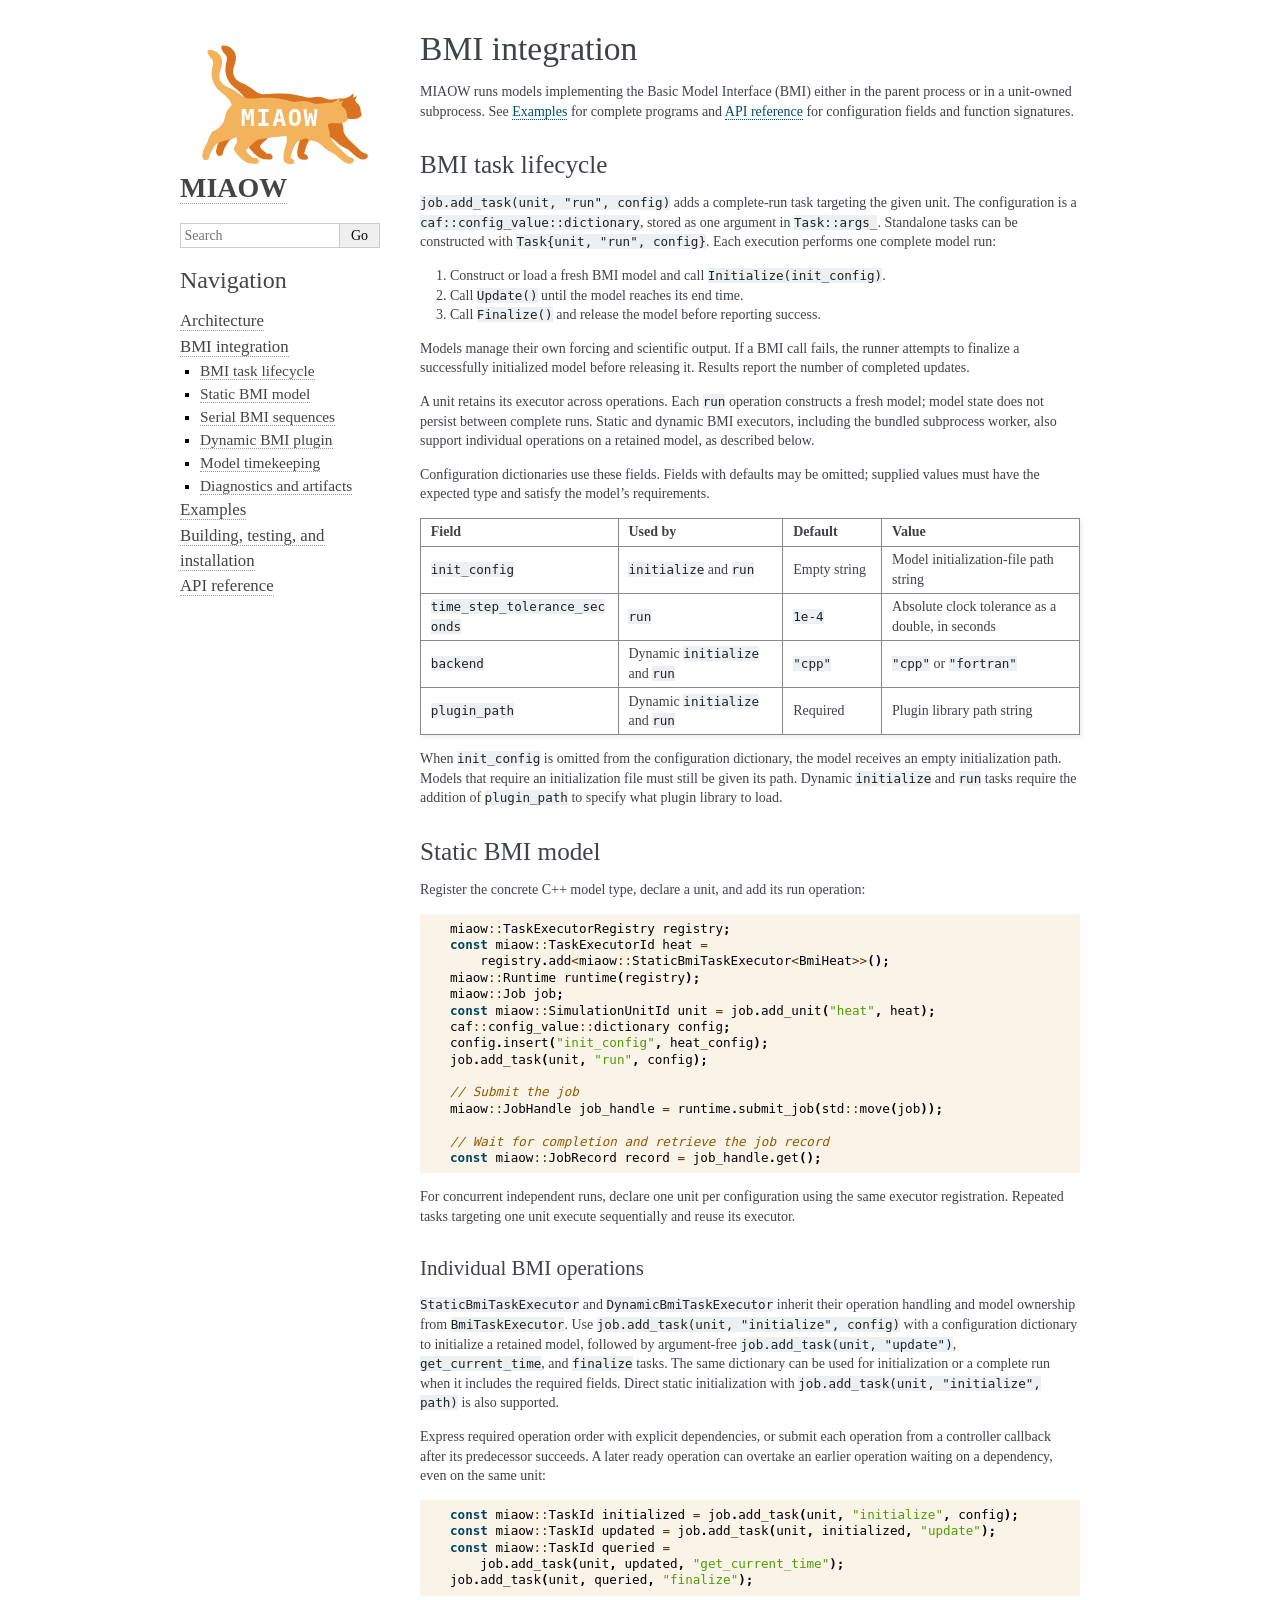
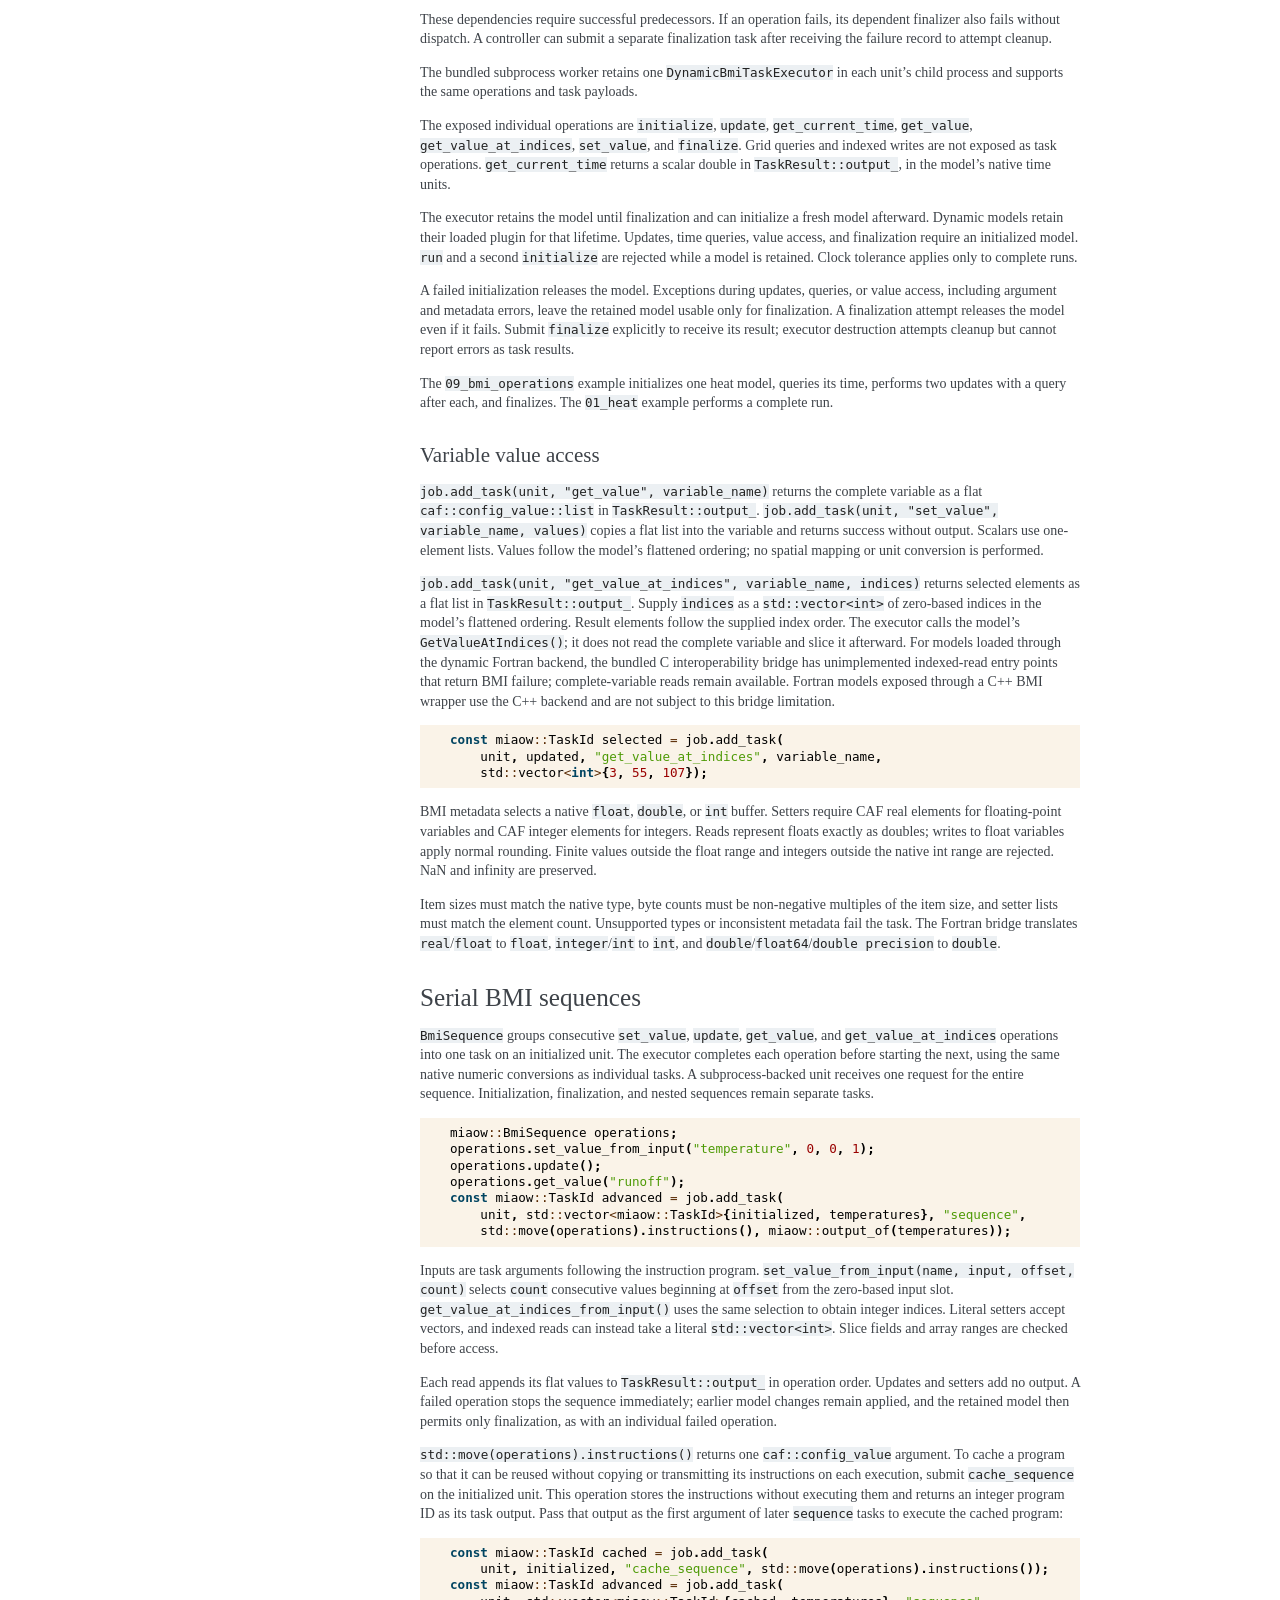
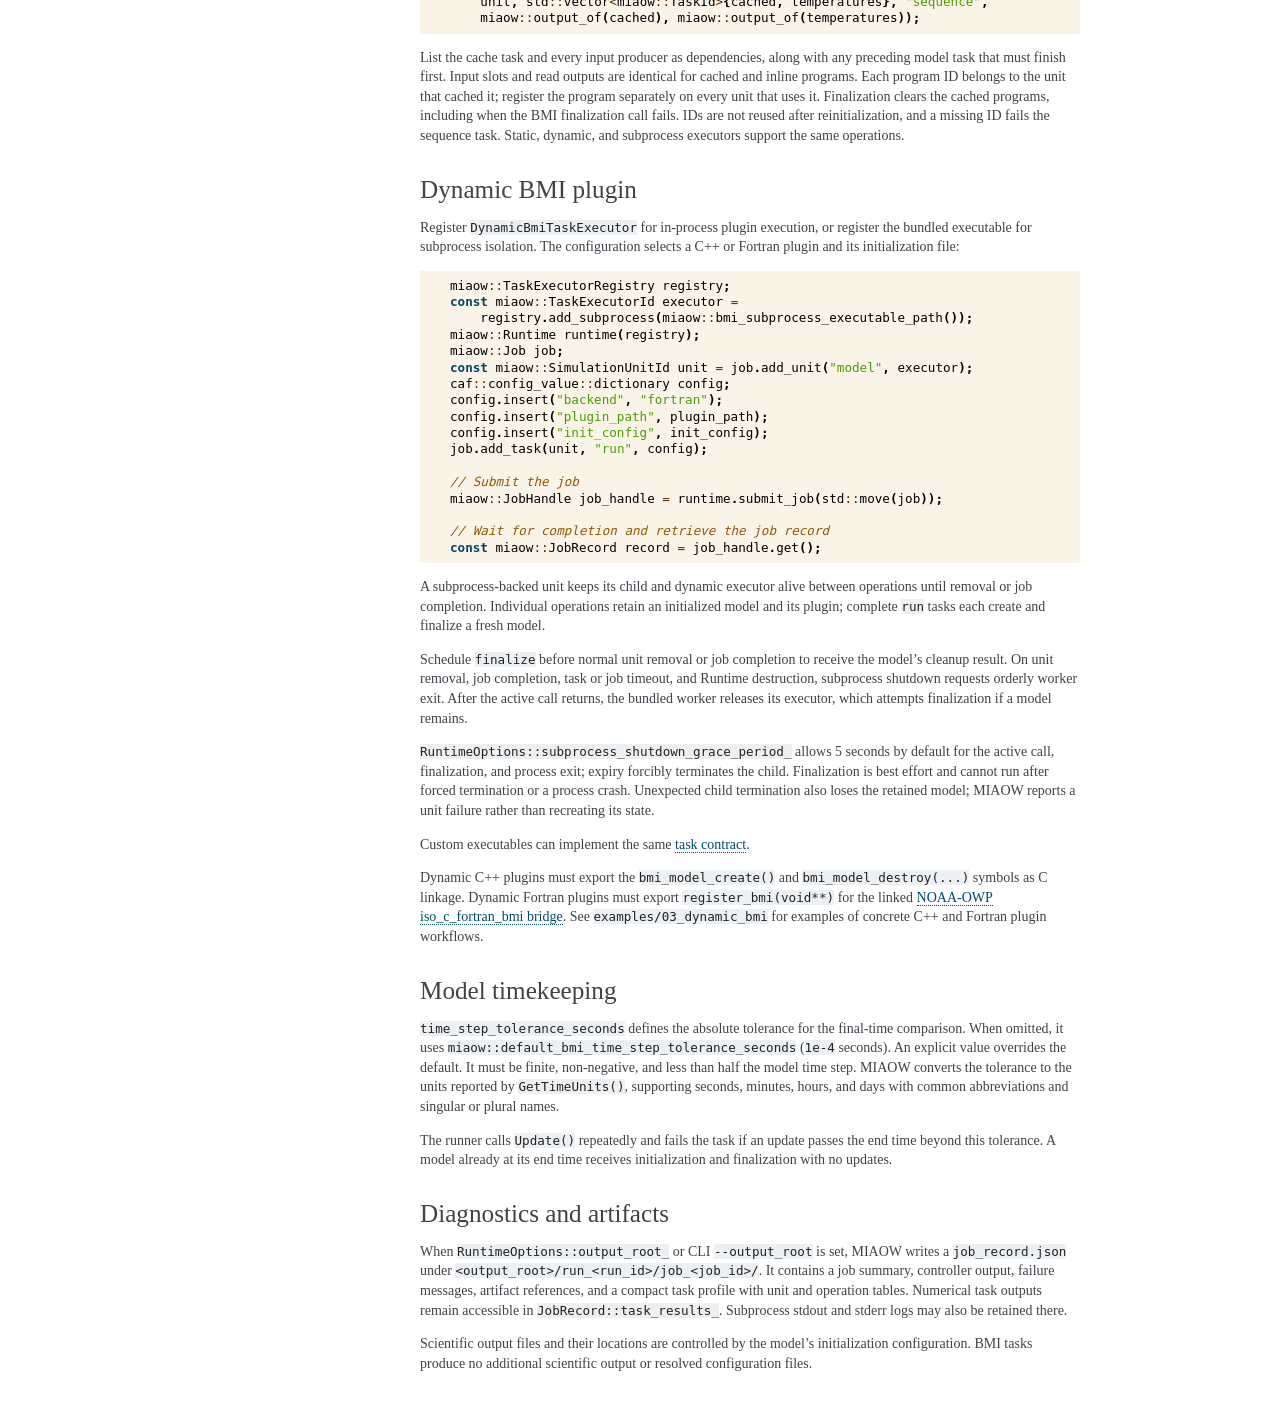
<file: bmi.html>
<!DOCTYPE html>

<html lang="en" data-content_root="./">
  <head>
    <meta charset="utf-8" />
    <meta name="viewport" content="width=device-width, initial-scale=1.0" /><meta name="viewport" content="width=device-width, initial-scale=1" />

    <title>BMI integration &#8212; MIAOW documentation</title>
    <link rel="stylesheet" type="text/css" href="_static/pygments.css?v=5ecbeea2" />
    <link rel="stylesheet" type="text/css" href="_static/basic.css?v=b08954a9" />
    <link rel="stylesheet" type="text/css" href="_static/alabaster.css?v=5611fc0a" />
    <script src="_static/documentation_options.js?v=7f41d439"></script>
    <script src="_static/doctools.js?v=fd6eb6e6"></script>
    <script src="_static/sphinx_highlight.js?v=6ffebe34"></script>
    <link rel="canonical" href="https://tjbmontoya.com/miaow-framework/bmi.html" />
    <link rel="index" title="Index" href="genindex.html" />
    <link rel="search" title="Search" href="search.html" />
    <link rel="next" title="Examples" href="examples.html" />
    <link rel="prev" title="Architecture" href="architecture.html" />
   
  <link rel="stylesheet" href="_static/custom.css" type="text/css" />
  

  
  

  </head><body>
  

    <div class="document">
      <div class="documentwrapper">
        <div class="bodywrapper">
          

          <div class="body" role="main">
            
  <section id="bmi-integration">
<h1>BMI integration<a class="headerlink" href="#bmi-integration" title="Link to this heading">¶</a></h1>
<p>MIAOW runs models implementing the Basic Model Interface (BMI) either in the parent process or in a unit-owned subprocess. See <a class="reference internal" href="examples.html"><span class="doc">Examples</span></a> for complete programs and <a class="reference internal" href="api.html"><span class="doc">API reference</span></a> for configuration fields and function signatures.</p>
<section id="bmi-task-lifecycle">
<h2>BMI task lifecycle<a class="headerlink" href="#bmi-task-lifecycle" title="Link to this heading">¶</a></h2>
<p><code class="docutils literal notranslate"><span class="pre">job.add_task(unit,</span> <span class="pre">&quot;run&quot;,</span> <span class="pre">config)</span></code> adds a complete-run task targeting the given unit. The configuration is a <code class="docutils literal notranslate"><span class="pre">caf::config_value::dictionary</span></code>, stored as one argument in <code class="docutils literal notranslate"><span class="pre">Task::args_</span></code>. Standalone tasks can be constructed with <code class="docutils literal notranslate"><span class="pre">Task{unit,</span> <span class="pre">&quot;run&quot;,</span> <span class="pre">config}</span></code>. Each execution performs one complete model run:</p>
<ol class="arabic simple">
<li><p>Construct or load a fresh BMI model and call <code class="docutils literal notranslate"><span class="pre">Initialize(init_config)</span></code>.</p></li>
<li><p>Call <code class="docutils literal notranslate"><span class="pre">Update()</span></code> until the model reaches its end time.</p></li>
<li><p>Call <code class="docutils literal notranslate"><span class="pre">Finalize()</span></code> and release the model before reporting success.</p></li>
</ol>
<p>Models manage their own forcing and scientific output. If a BMI call fails, the runner attempts to finalize a successfully initialized model before releasing it. Results report the number of completed updates.</p>
<p>A unit retains its executor across operations. Each <code class="docutils literal notranslate"><span class="pre">run</span></code> operation constructs a fresh model; model state does not persist between complete runs. Static and dynamic BMI executors, including the bundled subprocess worker, also support individual operations on a retained model, as described below.</p>
<p>Configuration dictionaries use these fields. Fields with defaults may be omitted; supplied values must have the expected type and satisfy the model’s requirements.</p>
<table class="docutils align-default">
<colgroup>
<col style="width: 30.0%" />
<col style="width: 25.0%" />
<col style="width: 15.0%" />
<col style="width: 30.0%" />
</colgroup>
<thead>
<tr class="row-odd"><th class="head"><p>Field</p></th>
<th class="head"><p>Used by</p></th>
<th class="head"><p>Default</p></th>
<th class="head"><p>Value</p></th>
</tr>
</thead>
<tbody>
<tr class="row-even"><td><p><code class="docutils literal notranslate"><span class="pre">init_config</span></code></p></td>
<td><p><code class="docutils literal notranslate"><span class="pre">initialize</span></code> and <code class="docutils literal notranslate"><span class="pre">run</span></code></p></td>
<td><p>Empty string</p></td>
<td><p>Model initialization-file path string</p></td>
</tr>
<tr class="row-odd"><td><p><code class="docutils literal notranslate"><span class="pre">time_step_tolerance_seconds</span></code></p></td>
<td><p><code class="docutils literal notranslate"><span class="pre">run</span></code></p></td>
<td><p><code class="docutils literal notranslate"><span class="pre">1e-4</span></code></p></td>
<td><p>Absolute clock tolerance as a double, in seconds</p></td>
</tr>
<tr class="row-even"><td><p><code class="docutils literal notranslate"><span class="pre">backend</span></code></p></td>
<td><p>Dynamic <code class="docutils literal notranslate"><span class="pre">initialize</span></code> and <code class="docutils literal notranslate"><span class="pre">run</span></code></p></td>
<td><p><code class="docutils literal notranslate"><span class="pre">&quot;cpp&quot;</span></code></p></td>
<td><p><code class="docutils literal notranslate"><span class="pre">&quot;cpp&quot;</span></code> or <code class="docutils literal notranslate"><span class="pre">&quot;fortran&quot;</span></code></p></td>
</tr>
<tr class="row-odd"><td><p><code class="docutils literal notranslate"><span class="pre">plugin_path</span></code></p></td>
<td><p>Dynamic <code class="docutils literal notranslate"><span class="pre">initialize</span></code> and <code class="docutils literal notranslate"><span class="pre">run</span></code></p></td>
<td><p>Required</p></td>
<td><p>Plugin library path string</p></td>
</tr>
</tbody>
</table>
<p>When <code class="docutils literal notranslate"><span class="pre">init_config</span></code> is omitted from the configuration dictionary, the model receives an empty initialization path. Models that require an initialization file must still be given its path. Dynamic <code class="docutils literal notranslate"><span class="pre">initialize</span></code> and <code class="docutils literal notranslate"><span class="pre">run</span></code> tasks require the addition of <code class="docutils literal notranslate"><span class="pre">plugin_path</span></code> to specify what plugin library to load.</p>
</section>
<section id="static-bmi-model">
<h2>Static BMI model<a class="headerlink" href="#static-bmi-model" title="Link to this heading">¶</a></h2>
<p>Register the concrete C++ model type, declare a unit, and add its run operation:</p>
<div class="highlight-cpp notranslate"><div class="highlight"><pre><span></span><span class="n">miaow</span><span class="o">::</span><span class="n">TaskExecutorRegistry</span><span class="w"> </span><span class="n">registry</span><span class="p">;</span>
<span class="k">const</span><span class="w"> </span><span class="n">miaow</span><span class="o">::</span><span class="n">TaskExecutorId</span><span class="w"> </span><span class="n">heat</span><span class="w"> </span><span class="o">=</span>
<span class="w">    </span><span class="n">registry</span><span class="p">.</span><span class="n">add</span><span class="o">&lt;</span><span class="n">miaow</span><span class="o">::</span><span class="n">StaticBmiTaskExecutor</span><span class="o">&lt;</span><span class="n">BmiHeat</span><span class="o">&gt;&gt;</span><span class="p">();</span>
<span class="n">miaow</span><span class="o">::</span><span class="n">Runtime</span><span class="w"> </span><span class="nf">runtime</span><span class="p">(</span><span class="n">registry</span><span class="p">);</span>
<span class="n">miaow</span><span class="o">::</span><span class="n">Job</span><span class="w"> </span><span class="n">job</span><span class="p">;</span>
<span class="k">const</span><span class="w"> </span><span class="n">miaow</span><span class="o">::</span><span class="n">SimulationUnitId</span><span class="w"> </span><span class="n">unit</span><span class="w"> </span><span class="o">=</span><span class="w"> </span><span class="n">job</span><span class="p">.</span><span class="n">add_unit</span><span class="p">(</span><span class="s">"heat"</span><span class="p">,</span><span class="w"> </span><span class="n">heat</span><span class="p">);</span>
<span class="n">caf</span><span class="o">::</span><span class="n">config_value</span><span class="o">::</span><span class="n">dictionary</span><span class="w"> </span><span class="n">config</span><span class="p">;</span>
<span class="n">config</span><span class="p">.</span><span class="n">insert</span><span class="p">(</span><span class="s">"init_config"</span><span class="p">,</span><span class="w"> </span><span class="n">heat_config</span><span class="p">);</span>
<span class="n">job</span><span class="p">.</span><span class="n">add_task</span><span class="p">(</span><span class="n">unit</span><span class="p">,</span><span class="w"> </span><span class="s">"run"</span><span class="p">,</span><span class="w"> </span><span class="n">config</span><span class="p">);</span>

<span class="c1">// Submit the job</span>
<span class="n">miaow</span><span class="o">::</span><span class="n">JobHandle</span><span class="w"> </span><span class="n">job_handle</span><span class="w"> </span><span class="o">=</span><span class="w"> </span><span class="n">runtime</span><span class="p">.</span><span class="n">submit_job</span><span class="p">(</span><span class="n">std</span><span class="o">::</span><span class="n">move</span><span class="p">(</span><span class="n">job</span><span class="p">));</span>

<span class="c1">// Wait for completion and retrieve the job record</span>
<span class="k">const</span><span class="w"> </span><span class="n">miaow</span><span class="o">::</span><span class="n">JobRecord</span><span class="w"> </span><span class="n">record</span><span class="w"> </span><span class="o">=</span><span class="w"> </span><span class="n">job_handle</span><span class="p">.</span><span class="n">get</span><span class="p">();</span>
</pre></div>
</div>
<p>For concurrent independent runs, declare one unit per configuration using the same executor registration. Repeated tasks targeting one unit execute sequentially and reuse its executor.</p>
<section id="individual-bmi-operations">
<h3>Individual BMI operations<a class="headerlink" href="#individual-bmi-operations" title="Link to this heading">¶</a></h3>
<p><code class="docutils literal notranslate"><span class="pre">StaticBmiTaskExecutor</span></code> and <code class="docutils literal notranslate"><span class="pre">DynamicBmiTaskExecutor</span></code> inherit their operation handling and model ownership from <code class="docutils literal notranslate"><span class="pre">BmiTaskExecutor</span></code>. Use <code class="docutils literal notranslate"><span class="pre">job.add_task(unit,</span> <span class="pre">&quot;initialize&quot;,</span> <span class="pre">config)</span></code> with a configuration dictionary to initialize a retained model, followed by argument-free <code class="docutils literal notranslate"><span class="pre">job.add_task(unit,</span> <span class="pre">&quot;update&quot;)</span></code>, <code class="docutils literal notranslate"><span class="pre">get_current_time</span></code>, and <code class="docutils literal notranslate"><span class="pre">finalize</span></code> tasks. The same dictionary can be used for initialization or a complete run when it includes the required fields. Direct static initialization with <code class="docutils literal notranslate"><span class="pre">job.add_task(unit,</span> <span class="pre">&quot;initialize&quot;,</span> <span class="pre">path)</span></code> is also supported.</p>
<p>Express required operation order with explicit dependencies, or submit each operation from a controller callback after its predecessor succeeds. A later ready operation can overtake an earlier operation waiting on a dependency, even on the same unit:</p>
<div class="highlight-cpp notranslate"><div class="highlight"><pre><span></span><span class="k">const</span><span class="w"> </span><span class="n">miaow</span><span class="o">::</span><span class="n">TaskId</span><span class="w"> </span><span class="n">initialized</span><span class="w"> </span><span class="o">=</span><span class="w"> </span><span class="n">job</span><span class="p">.</span><span class="n">add_task</span><span class="p">(</span><span class="n">unit</span><span class="p">,</span><span class="w"> </span><span class="s">"initialize"</span><span class="p">,</span><span class="w"> </span><span class="n">config</span><span class="p">);</span>
<span class="k">const</span><span class="w"> </span><span class="n">miaow</span><span class="o">::</span><span class="n">TaskId</span><span class="w"> </span><span class="n">updated</span><span class="w"> </span><span class="o">=</span><span class="w"> </span><span class="n">job</span><span class="p">.</span><span class="n">add_task</span><span class="p">(</span><span class="n">unit</span><span class="p">,</span><span class="w"> </span><span class="n">initialized</span><span class="p">,</span><span class="w"> </span><span class="s">"update"</span><span class="p">);</span>
<span class="k">const</span><span class="w"> </span><span class="n">miaow</span><span class="o">::</span><span class="n">TaskId</span><span class="w"> </span><span class="n">queried</span><span class="w"> </span><span class="o">=</span>
<span class="w">    </span><span class="n">job</span><span class="p">.</span><span class="n">add_task</span><span class="p">(</span><span class="n">unit</span><span class="p">,</span><span class="w"> </span><span class="n">updated</span><span class="p">,</span><span class="w"> </span><span class="s">"get_current_time"</span><span class="p">);</span>
<span class="n">job</span><span class="p">.</span><span class="n">add_task</span><span class="p">(</span><span class="n">unit</span><span class="p">,</span><span class="w"> </span><span class="n">queried</span><span class="p">,</span><span class="w"> </span><span class="s">"finalize"</span><span class="p">);</span>
</pre></div>
</div>
<p>These dependencies require successful predecessors. If an operation fails, its dependent finalizer also fails without dispatch. A controller can submit a separate finalization task after receiving the failure record to attempt cleanup.</p>
<p>The bundled subprocess worker retains one <code class="docutils literal notranslate"><span class="pre">DynamicBmiTaskExecutor</span></code> in each unit’s child process and supports the same operations and task payloads.</p>
<p>The exposed individual operations are <code class="docutils literal notranslate"><span class="pre">initialize</span></code>, <code class="docutils literal notranslate"><span class="pre">update</span></code>, <code class="docutils literal notranslate"><span class="pre">get_current_time</span></code>, <code class="docutils literal notranslate"><span class="pre">get_value</span></code>, <code class="docutils literal notranslate"><span class="pre">get_value_at_indices</span></code>, <code class="docutils literal notranslate"><span class="pre">set_value</span></code>, and <code class="docutils literal notranslate"><span class="pre">finalize</span></code>. Grid queries and indexed writes are not exposed as task operations. <code class="docutils literal notranslate"><span class="pre">get_current_time</span></code> returns a scalar double in <code class="docutils literal notranslate"><span class="pre">TaskResult::output_</span></code>, in the model’s native time units.</p>
<p>The executor retains the model until finalization and can initialize a fresh model afterward. Dynamic models retain their loaded plugin for that lifetime. Updates, time queries, value access, and finalization require an initialized model. <code class="docutils literal notranslate"><span class="pre">run</span></code> and a second <code class="docutils literal notranslate"><span class="pre">initialize</span></code> are rejected while a model is retained. Clock tolerance applies only to complete runs.</p>
<p>A failed initialization releases the model. Exceptions during updates, queries, or value access, including argument and metadata errors, leave the retained model usable only for finalization. A finalization attempt releases the model even if it fails. Submit <code class="docutils literal notranslate"><span class="pre">finalize</span></code> explicitly to receive its result; executor destruction attempts cleanup but cannot report errors as task results.</p>
<p>The <code class="docutils literal notranslate"><span class="pre">09_bmi_operations</span></code> example initializes one heat model, queries its time, performs two updates with a query after each, and finalizes. The <code class="docutils literal notranslate"><span class="pre">01_heat</span></code> example performs a complete run.</p>
</section>
<section id="variable-value-access">
<h3>Variable value access<a class="headerlink" href="#variable-value-access" title="Link to this heading">¶</a></h3>
<p><code class="docutils literal notranslate"><span class="pre">job.add_task(unit,</span> <span class="pre">&quot;get_value&quot;,</span> <span class="pre">variable_name)</span></code> returns the complete variable as a flat <code class="docutils literal notranslate"><span class="pre">caf::config_value::list</span></code> in <code class="docutils literal notranslate"><span class="pre">TaskResult::output_</span></code>. <code class="docutils literal notranslate"><span class="pre">job.add_task(unit,</span> <span class="pre">&quot;set_value&quot;,</span> <span class="pre">variable_name,</span> <span class="pre">values)</span></code> copies a flat list into the variable and returns success without output. Scalars use one-element lists. Values follow the model’s flattened ordering; no spatial mapping or unit conversion is performed.</p>
<p><code class="docutils literal notranslate"><span class="pre">job.add_task(unit,</span> <span class="pre">&quot;get_value_at_indices&quot;,</span> <span class="pre">variable_name,</span> <span class="pre">indices)</span></code> returns selected elements as a flat list in <code class="docutils literal notranslate"><span class="pre">TaskResult::output_</span></code>. Supply <code class="docutils literal notranslate"><span class="pre">indices</span></code> as a <code class="docutils literal notranslate"><span class="pre">std::vector&lt;int&gt;</span></code> of zero-based indices in the model’s flattened ordering. Result elements follow the supplied index order. The executor calls the model’s <code class="docutils literal notranslate"><span class="pre">GetValueAtIndices()</span></code>; it does not read the complete variable and slice it afterward. For models loaded through the dynamic Fortran backend, the bundled C interoperability bridge has unimplemented indexed-read entry points that return BMI failure; complete-variable reads remain available. Fortran models exposed through a C++ BMI wrapper use the C++ backend and are not subject to this bridge limitation.</p>
<div class="highlight-cpp notranslate"><div class="highlight"><pre><span></span><span class="k">const</span><span class="w"> </span><span class="n">miaow</span><span class="o">::</span><span class="n">TaskId</span><span class="w"> </span><span class="n">selected</span><span class="w"> </span><span class="o">=</span><span class="w"> </span><span class="n">job</span><span class="p">.</span><span class="n">add_task</span><span class="p">(</span>
<span class="w">    </span><span class="n">unit</span><span class="p">,</span><span class="w"> </span><span class="n">updated</span><span class="p">,</span><span class="w"> </span><span class="s">"get_value_at_indices"</span><span class="p">,</span><span class="w"> </span><span class="n">variable_name</span><span class="p">,</span>
<span class="w">    </span><span class="n">std</span><span class="o">::</span><span class="n">vector</span><span class="o">&lt;</span><span class="kt">int</span><span class="o">&gt;</span><span class="p">{</span><span class="mi">3</span><span class="p">,</span><span class="w"> </span><span class="mi">55</span><span class="p">,</span><span class="w"> </span><span class="mi">107</span><span class="p">});</span>
</pre></div>
</div>
<p>BMI metadata selects a native <code class="docutils literal notranslate"><span class="pre">float</span></code>, <code class="docutils literal notranslate"><span class="pre">double</span></code>, or <code class="docutils literal notranslate"><span class="pre">int</span></code> buffer. Setters require CAF real elements for floating-point variables and CAF integer elements for integers. Reads represent floats exactly as doubles; writes to float variables apply normal rounding. Finite values outside the float range and integers outside the native int range are rejected. NaN and infinity are preserved.</p>
<p>Item sizes must match the native type, byte counts must be non-negative multiples of the item size, and setter lists must match the element count. Unsupported types or inconsistent metadata fail the task. The Fortran bridge translates <code class="docutils literal notranslate"><span class="pre">real</span></code>/<code class="docutils literal notranslate"><span class="pre">float</span></code> to <code class="docutils literal notranslate"><span class="pre">float</span></code>, <code class="docutils literal notranslate"><span class="pre">integer</span></code>/<code class="docutils literal notranslate"><span class="pre">int</span></code> to <code class="docutils literal notranslate"><span class="pre">int</span></code>, and <code class="docutils literal notranslate"><span class="pre">double</span></code>/<code class="docutils literal notranslate"><span class="pre">float64</span></code>/<code class="docutils literal notranslate"><span class="pre">double</span> <span class="pre">precision</span></code> to <code class="docutils literal notranslate"><span class="pre">double</span></code>.</p>
</section>
</section>
<section id="serial-bmi-sequences">
<h2>Serial BMI sequences<a class="headerlink" href="#serial-bmi-sequences" title="Link to this heading">¶</a></h2>
<p><code class="docutils literal notranslate"><span class="pre">BmiSequence</span></code> groups consecutive <code class="docutils literal notranslate"><span class="pre">set_value</span></code>, <code class="docutils literal notranslate"><span class="pre">update</span></code>, <code class="docutils literal notranslate"><span class="pre">get_value</span></code>, and <code class="docutils literal notranslate"><span class="pre">get_value_at_indices</span></code> operations into one task on an initialized unit. The executor completes each operation before starting the next, using the same native numeric conversions as individual tasks. A subprocess-backed unit receives one request for the entire sequence. Initialization, finalization, and nested sequences remain separate tasks.</p>
<div class="highlight-cpp notranslate"><div class="highlight"><pre><span></span><span class="n">miaow</span><span class="o">::</span><span class="n">BmiSequence</span><span class="w"> </span><span class="n">operations</span><span class="p">;</span>
<span class="n">operations</span><span class="p">.</span><span class="n">set_value_from_input</span><span class="p">(</span><span class="s">"temperature"</span><span class="p">,</span><span class="w"> </span><span class="mi">0</span><span class="p">,</span><span class="w"> </span><span class="mi">0</span><span class="p">,</span><span class="w"> </span><span class="mi">1</span><span class="p">);</span>
<span class="n">operations</span><span class="p">.</span><span class="n">update</span><span class="p">();</span>
<span class="n">operations</span><span class="p">.</span><span class="n">get_value</span><span class="p">(</span><span class="s">"runoff"</span><span class="p">);</span>
<span class="k">const</span><span class="w"> </span><span class="n">miaow</span><span class="o">::</span><span class="n">TaskId</span><span class="w"> </span><span class="n">advanced</span><span class="w"> </span><span class="o">=</span><span class="w"> </span><span class="n">job</span><span class="p">.</span><span class="n">add_task</span><span class="p">(</span>
<span class="w">    </span><span class="n">unit</span><span class="p">,</span><span class="w"> </span><span class="n">std</span><span class="o">::</span><span class="n">vector</span><span class="o">&lt;</span><span class="n">miaow</span><span class="o">::</span><span class="n">TaskId</span><span class="o">&gt;</span><span class="p">{</span><span class="n">initialized</span><span class="p">,</span><span class="w"> </span><span class="n">temperatures</span><span class="p">},</span><span class="w"> </span><span class="s">"sequence"</span><span class="p">,</span>
<span class="w">    </span><span class="n">std</span><span class="o">::</span><span class="n">move</span><span class="p">(</span><span class="n">operations</span><span class="p">).</span><span class="n">instructions</span><span class="p">(),</span><span class="w"> </span><span class="n">miaow</span><span class="o">::</span><span class="n">output_of</span><span class="p">(</span><span class="n">temperatures</span><span class="p">));</span>
</pre></div>
</div>
<p>Inputs are task arguments following the instruction program. <code class="docutils literal notranslate"><span class="pre">set_value_from_input(name,</span> <span class="pre">input,</span> <span class="pre">offset,</span> <span class="pre">count)</span></code> selects <code class="docutils literal notranslate"><span class="pre">count</span></code> consecutive values beginning at <code class="docutils literal notranslate"><span class="pre">offset</span></code> from the zero-based input slot. <code class="docutils literal notranslate"><span class="pre">get_value_at_indices_from_input()</span></code> uses the same selection to obtain integer indices. Literal setters accept vectors, and indexed reads can instead take a literal <code class="docutils literal notranslate"><span class="pre">std::vector&lt;int&gt;</span></code>. Slice fields and array ranges are checked before access.</p>
<p>Each read appends its flat values to <code class="docutils literal notranslate"><span class="pre">TaskResult::output_</span></code> in operation order. Updates and setters add no output. A failed operation stops the sequence immediately; earlier model changes remain applied, and the retained model then permits only finalization, as with an individual failed operation.</p>
<p><code class="docutils literal notranslate"><span class="pre">std::move(operations).instructions()</span></code> returns one <code class="docutils literal notranslate"><span class="pre">caf::config_value</span></code> argument. To cache a program so that it can be reused without copying or transmitting its instructions on each execution, submit <code class="docutils literal notranslate"><span class="pre">cache_sequence</span></code> on the initialized unit. This operation stores the instructions without executing them and returns an integer program ID as its task output. Pass that output as the first argument of later <code class="docutils literal notranslate"><span class="pre">sequence</span></code> tasks to execute the cached program:</p>
<div class="highlight-cpp notranslate"><div class="highlight"><pre><span></span><span class="k">const</span><span class="w"> </span><span class="n">miaow</span><span class="o">::</span><span class="n">TaskId</span><span class="w"> </span><span class="n">cached</span><span class="w"> </span><span class="o">=</span><span class="w"> </span><span class="n">job</span><span class="p">.</span><span class="n">add_task</span><span class="p">(</span>
<span class="w">    </span><span class="n">unit</span><span class="p">,</span><span class="w"> </span><span class="n">initialized</span><span class="p">,</span><span class="w"> </span><span class="s">"cache_sequence"</span><span class="p">,</span><span class="w"> </span><span class="n">std</span><span class="o">::</span><span class="n">move</span><span class="p">(</span><span class="n">operations</span><span class="p">).</span><span class="n">instructions</span><span class="p">());</span>
<span class="k">const</span><span class="w"> </span><span class="n">miaow</span><span class="o">::</span><span class="n">TaskId</span><span class="w"> </span><span class="n">advanced</span><span class="w"> </span><span class="o">=</span><span class="w"> </span><span class="n">job</span><span class="p">.</span><span class="n">add_task</span><span class="p">(</span>
<span class="w">    </span><span class="n">unit</span><span class="p">,</span><span class="w"> </span><span class="n">std</span><span class="o">::</span><span class="n">vector</span><span class="o">&lt;</span><span class="n">miaow</span><span class="o">::</span><span class="n">TaskId</span><span class="o">&gt;</span><span class="p">{</span><span class="n">cached</span><span class="p">,</span><span class="w"> </span><span class="n">temperatures</span><span class="p">},</span><span class="w"> </span><span class="s">"sequence"</span><span class="p">,</span>
<span class="w">    </span><span class="n">miaow</span><span class="o">::</span><span class="n">output_of</span><span class="p">(</span><span class="n">cached</span><span class="p">),</span><span class="w"> </span><span class="n">miaow</span><span class="o">::</span><span class="n">output_of</span><span class="p">(</span><span class="n">temperatures</span><span class="p">));</span>
</pre></div>
</div>
<p>List the cache task and every input producer as dependencies, along with any preceding model task that must finish first. Input slots and read outputs are identical for cached and inline programs. Each program ID belongs to the unit that cached it; register the program separately on every unit that uses it. Finalization clears the cached programs, including when the BMI finalization call fails. IDs are not reused after reinitialization, and a missing ID fails the sequence task. Static, dynamic, and subprocess executors support the same operations.</p>
</section>
<section id="dynamic-bmi-plugin">
<h2>Dynamic BMI plugin<a class="headerlink" href="#dynamic-bmi-plugin" title="Link to this heading">¶</a></h2>
<p>Register <code class="docutils literal notranslate"><span class="pre">DynamicBmiTaskExecutor</span></code> for in-process plugin execution, or register the bundled executable for subprocess isolation. The configuration selects a C++ or Fortran plugin and its initialization file:</p>
<div class="highlight-cpp notranslate"><div class="highlight"><pre><span></span><span class="n">miaow</span><span class="o">::</span><span class="n">TaskExecutorRegistry</span><span class="w"> </span><span class="n">registry</span><span class="p">;</span>
<span class="k">const</span><span class="w"> </span><span class="n">miaow</span><span class="o">::</span><span class="n">TaskExecutorId</span><span class="w"> </span><span class="n">executor</span><span class="w"> </span><span class="o">=</span>
<span class="w">    </span><span class="n">registry</span><span class="p">.</span><span class="n">add_subprocess</span><span class="p">(</span><span class="n">miaow</span><span class="o">::</span><span class="n">bmi_subprocess_executable_path</span><span class="p">());</span>
<span class="n">miaow</span><span class="o">::</span><span class="n">Runtime</span><span class="w"> </span><span class="nf">runtime</span><span class="p">(</span><span class="n">registry</span><span class="p">);</span>
<span class="n">miaow</span><span class="o">::</span><span class="n">Job</span><span class="w"> </span><span class="n">job</span><span class="p">;</span>
<span class="k">const</span><span class="w"> </span><span class="n">miaow</span><span class="o">::</span><span class="n">SimulationUnitId</span><span class="w"> </span><span class="n">unit</span><span class="w"> </span><span class="o">=</span><span class="w"> </span><span class="n">job</span><span class="p">.</span><span class="n">add_unit</span><span class="p">(</span><span class="s">"model"</span><span class="p">,</span><span class="w"> </span><span class="n">executor</span><span class="p">);</span>
<span class="n">caf</span><span class="o">::</span><span class="n">config_value</span><span class="o">::</span><span class="n">dictionary</span><span class="w"> </span><span class="n">config</span><span class="p">;</span>
<span class="n">config</span><span class="p">.</span><span class="n">insert</span><span class="p">(</span><span class="s">"backend"</span><span class="p">,</span><span class="w"> </span><span class="s">"fortran"</span><span class="p">);</span>
<span class="n">config</span><span class="p">.</span><span class="n">insert</span><span class="p">(</span><span class="s">"plugin_path"</span><span class="p">,</span><span class="w"> </span><span class="n">plugin_path</span><span class="p">);</span>
<span class="n">config</span><span class="p">.</span><span class="n">insert</span><span class="p">(</span><span class="s">"init_config"</span><span class="p">,</span><span class="w"> </span><span class="n">init_config</span><span class="p">);</span>
<span class="n">job</span><span class="p">.</span><span class="n">add_task</span><span class="p">(</span><span class="n">unit</span><span class="p">,</span><span class="w"> </span><span class="s">"run"</span><span class="p">,</span><span class="w"> </span><span class="n">config</span><span class="p">);</span>

<span class="c1">// Submit the job</span>
<span class="n">miaow</span><span class="o">::</span><span class="n">JobHandle</span><span class="w"> </span><span class="n">job_handle</span><span class="w"> </span><span class="o">=</span><span class="w"> </span><span class="n">runtime</span><span class="p">.</span><span class="n">submit_job</span><span class="p">(</span><span class="n">std</span><span class="o">::</span><span class="n">move</span><span class="p">(</span><span class="n">job</span><span class="p">));</span>

<span class="c1">// Wait for completion and retrieve the job record</span>
<span class="k">const</span><span class="w"> </span><span class="n">miaow</span><span class="o">::</span><span class="n">JobRecord</span><span class="w"> </span><span class="n">record</span><span class="w"> </span><span class="o">=</span><span class="w"> </span><span class="n">job_handle</span><span class="p">.</span><span class="n">get</span><span class="p">();</span>
</pre></div>
</div>
<p>A subprocess-backed unit keeps its child and dynamic executor alive between operations until removal or job completion. Individual operations retain an initialized model and its plugin; complete <code class="docutils literal notranslate"><span class="pre">run</span></code> tasks each create and finalize a fresh model.</p>
<p>Schedule <code class="docutils literal notranslate"><span class="pre">finalize</span></code> before normal unit removal or job completion to receive the model’s cleanup result. On unit removal, job completion, task or job timeout, and Runtime destruction, subprocess shutdown requests orderly worker exit. After the active call returns, the bundled worker releases its executor, which attempts finalization if a model remains.</p>
<p><code class="docutils literal notranslate"><span class="pre">RuntimeOptions::subprocess_shutdown_grace_period_</span></code> allows 5 seconds by default for the active call, finalization, and process exit; expiry forcibly terminates the child. Finalization is best effort and cannot run after forced termination or a process crash. Unexpected child termination also loses the retained model; MIAOW reports a unit failure rather than recreating its state.</p>
<p>Custom executables can implement the same <a class="reference internal" href="architecture.html#custom-subprocess-executables"><span class="std std-ref">task contract</span></a>.</p>
<p>Dynamic C++ plugins must export the <code class="docutils literal notranslate"><span class="pre">bmi_model_create()</span></code> and <code class="docutils literal notranslate"><span class="pre">bmi_model_destroy(...)</span></code> symbols as C linkage. Dynamic Fortran plugins must export <code class="docutils literal notranslate"><span class="pre">register_bmi(void**)</span></code> for the linked <a class="reference external" href="https://github.com/NOAA-OWP/iso_c_fortran_bmi">NOAA-OWP iso_c_fortran_bmi bridge</a>. See <code class="docutils literal notranslate"><span class="pre">examples/03_dynamic_bmi</span></code> for examples of concrete C++ and Fortran plugin workflows.</p>
</section>
<section id="model-timekeeping">
<h2>Model timekeeping<a class="headerlink" href="#model-timekeeping" title="Link to this heading">¶</a></h2>
<p><code class="docutils literal notranslate"><span class="pre">time_step_tolerance_seconds</span></code> defines the absolute tolerance for the final-time comparison. When omitted, it uses <code class="docutils literal notranslate"><span class="pre">miaow::default_bmi_time_step_tolerance_seconds</span></code> (<code class="docutils literal notranslate"><span class="pre">1e-4</span></code> seconds). An explicit value overrides the default. It must be finite, non-negative, and less than half the model time step. MIAOW converts the tolerance to the units reported by <code class="docutils literal notranslate"><span class="pre">GetTimeUnits()</span></code>, supporting seconds, minutes, hours, and days with common abbreviations and singular or plural names.</p>
<p>The runner calls <code class="docutils literal notranslate"><span class="pre">Update()</span></code> repeatedly and fails the task if an update passes the end time beyond this tolerance. A model already at its end time receives initialization and finalization with no updates.</p>
</section>
<section id="diagnostics-and-artifacts">
<h2>Diagnostics and artifacts<a class="headerlink" href="#diagnostics-and-artifacts" title="Link to this heading">¶</a></h2>
<p>When <code class="docutils literal notranslate"><span class="pre">RuntimeOptions::output_root_</span></code> or CLI <code class="docutils literal notranslate"><span class="pre">--output_root</span></code> is set, MIAOW writes a <code class="docutils literal notranslate"><span class="pre">job_record.json</span></code> under <code class="docutils literal notranslate"><span class="pre">&lt;output_root&gt;/run_&lt;run_id&gt;/job_&lt;job_id&gt;/</span></code>. It contains a job summary, controller output, failure messages, artifact references, and a compact task profile with unit and operation tables. Numerical task outputs remain accessible in <code class="docutils literal notranslate"><span class="pre">JobRecord::task_results_</span></code>. Subprocess stdout and stderr logs may also be retained there.</p>
<p>Scientific output files and their locations are controlled by the model’s initialization configuration. BMI tasks produce no additional scientific output or resolved configuration files.</p>
</section>
</section>


          </div>
          
        </div>
      </div>
      <div class="sphinxsidebar" role="navigation" aria-label="Main">
        <div class="sphinxsidebarwrapper">
            <p class="logo"><a href="index.html">
              <img class="logo" src="_static/miaow_logo.svg" alt="Logo of MIAOW"/>
            </a></p>
<h1 class="logo"><a href="index.html">MIAOW</a></h1>









<search id="searchbox" style="display: none" role="search">
    <div class="searchformwrapper">
    <form class="search" action="search.html" method="get">
      <input type="text" name="q" aria-labelledby="searchlabel" autocomplete="off" autocorrect="off" autocapitalize="off" spellcheck="false" placeholder="Search"/>
      <input type="submit" value="Go" />
    </form>
    </div>
</search>
<script>document.getElementById('searchbox').style.display = "block"</script><h3>Navigation</h3>
<ul class="current">
<li class="toctree-l1"><a class="reference internal" href="architecture.html">Architecture</a></li>
<li class="toctree-l1 current"><a class="current reference internal" href="#">BMI integration</a><ul>
<li class="toctree-l2"><a class="reference internal" href="#bmi-task-lifecycle">BMI task lifecycle</a></li>
<li class="toctree-l2"><a class="reference internal" href="#static-bmi-model">Static BMI model</a></li>
<li class="toctree-l2"><a class="reference internal" href="#serial-bmi-sequences">Serial BMI sequences</a></li>
<li class="toctree-l2"><a class="reference internal" href="#dynamic-bmi-plugin">Dynamic BMI plugin</a></li>
<li class="toctree-l2"><a class="reference internal" href="#model-timekeeping">Model timekeeping</a></li>
<li class="toctree-l2"><a class="reference internal" href="#diagnostics-and-artifacts">Diagnostics and artifacts</a></li>
</ul>
</li>
<li class="toctree-l1"><a class="reference internal" href="examples.html">Examples</a></li>
<li class="toctree-l1"><a class="reference internal" href="building.html">Building, testing, and installation</a></li>
<li class="toctree-l1"><a class="reference internal" href="api.html">API reference</a></li>
</ul>

<div class="relations">
<h3>Related Topics</h3>
<ul>
  <li><a href="index.html">Documentation overview</a><ul>
      <li>Previous: <a href="architecture.html" title="previous chapter">Architecture</a></li>
      <li>Next: <a href="examples.html" title="next chapter">Examples</a></li>
  </ul></li>
</ul>
</div>








        </div>
      </div>
      <div class="clearer"></div>
    </div>
    <div class="footer">
      
      
    </div>

    

    
  </body>
</html>
</file>
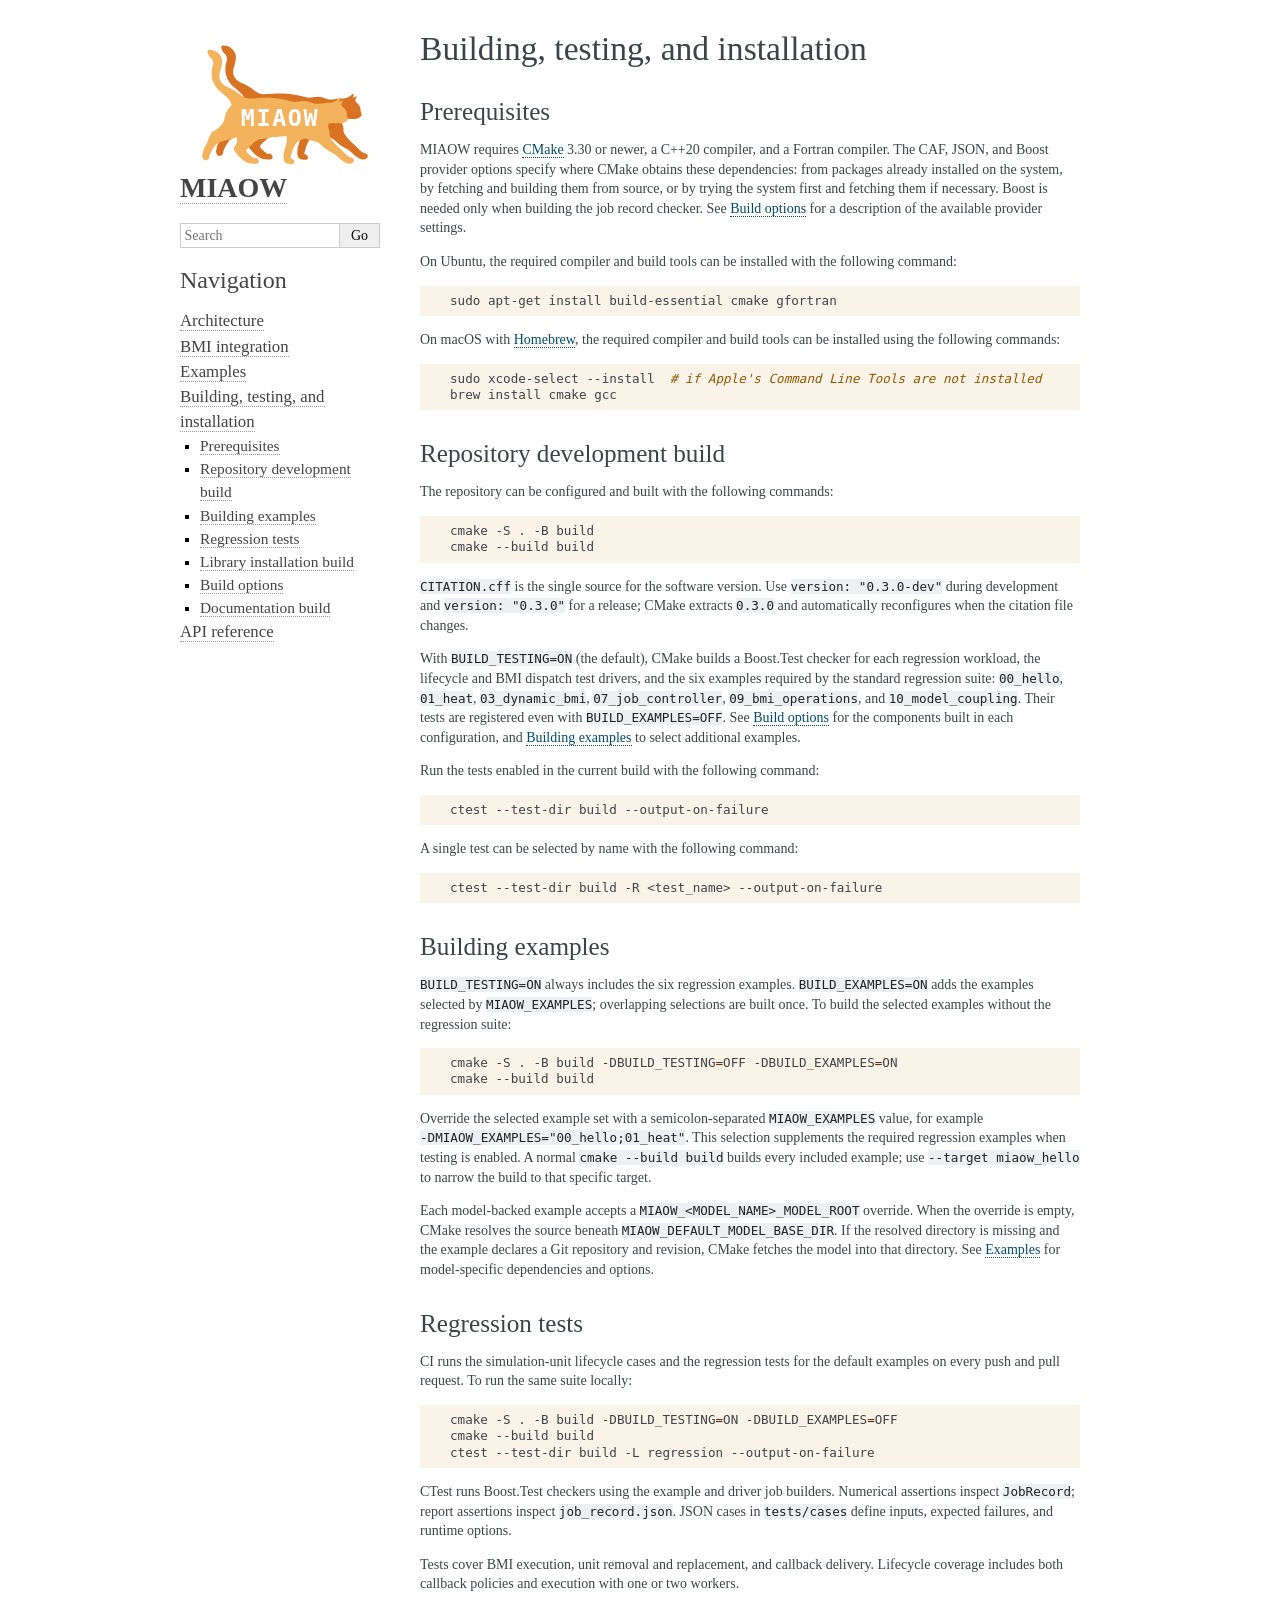
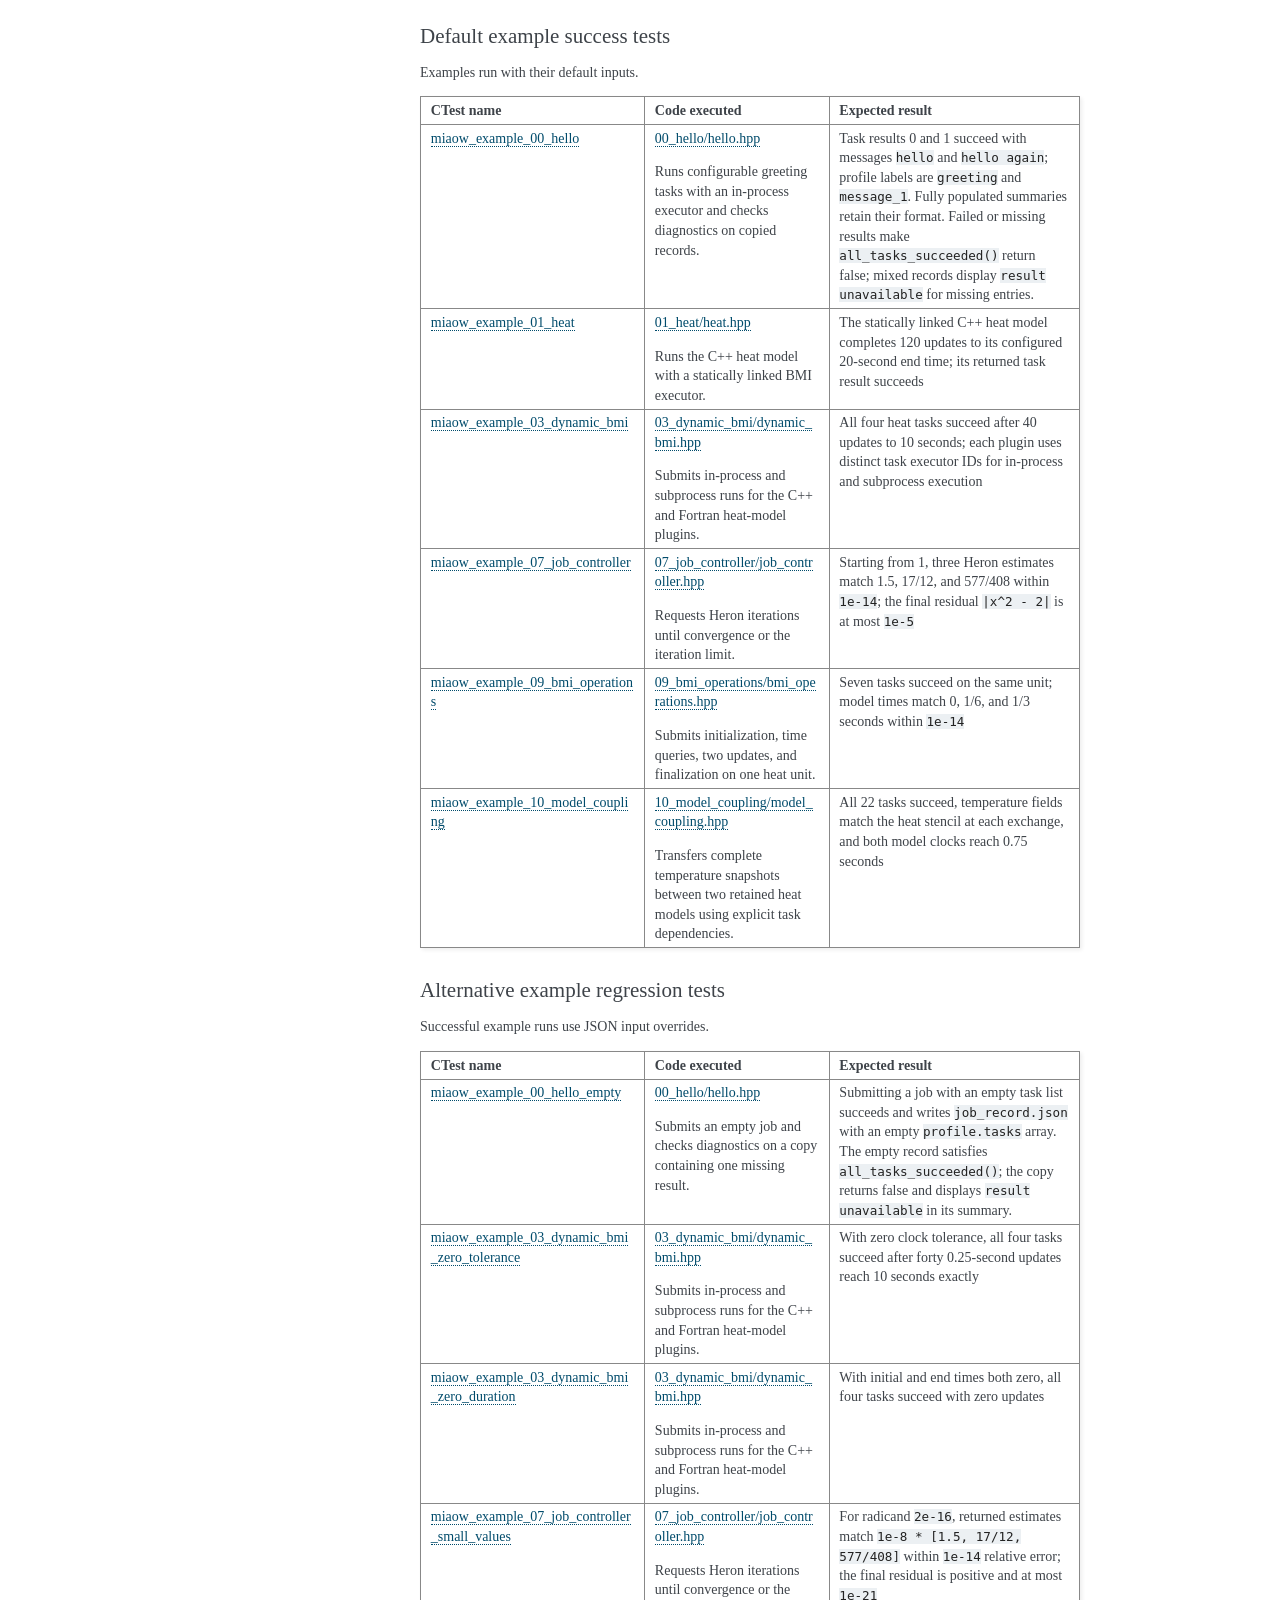
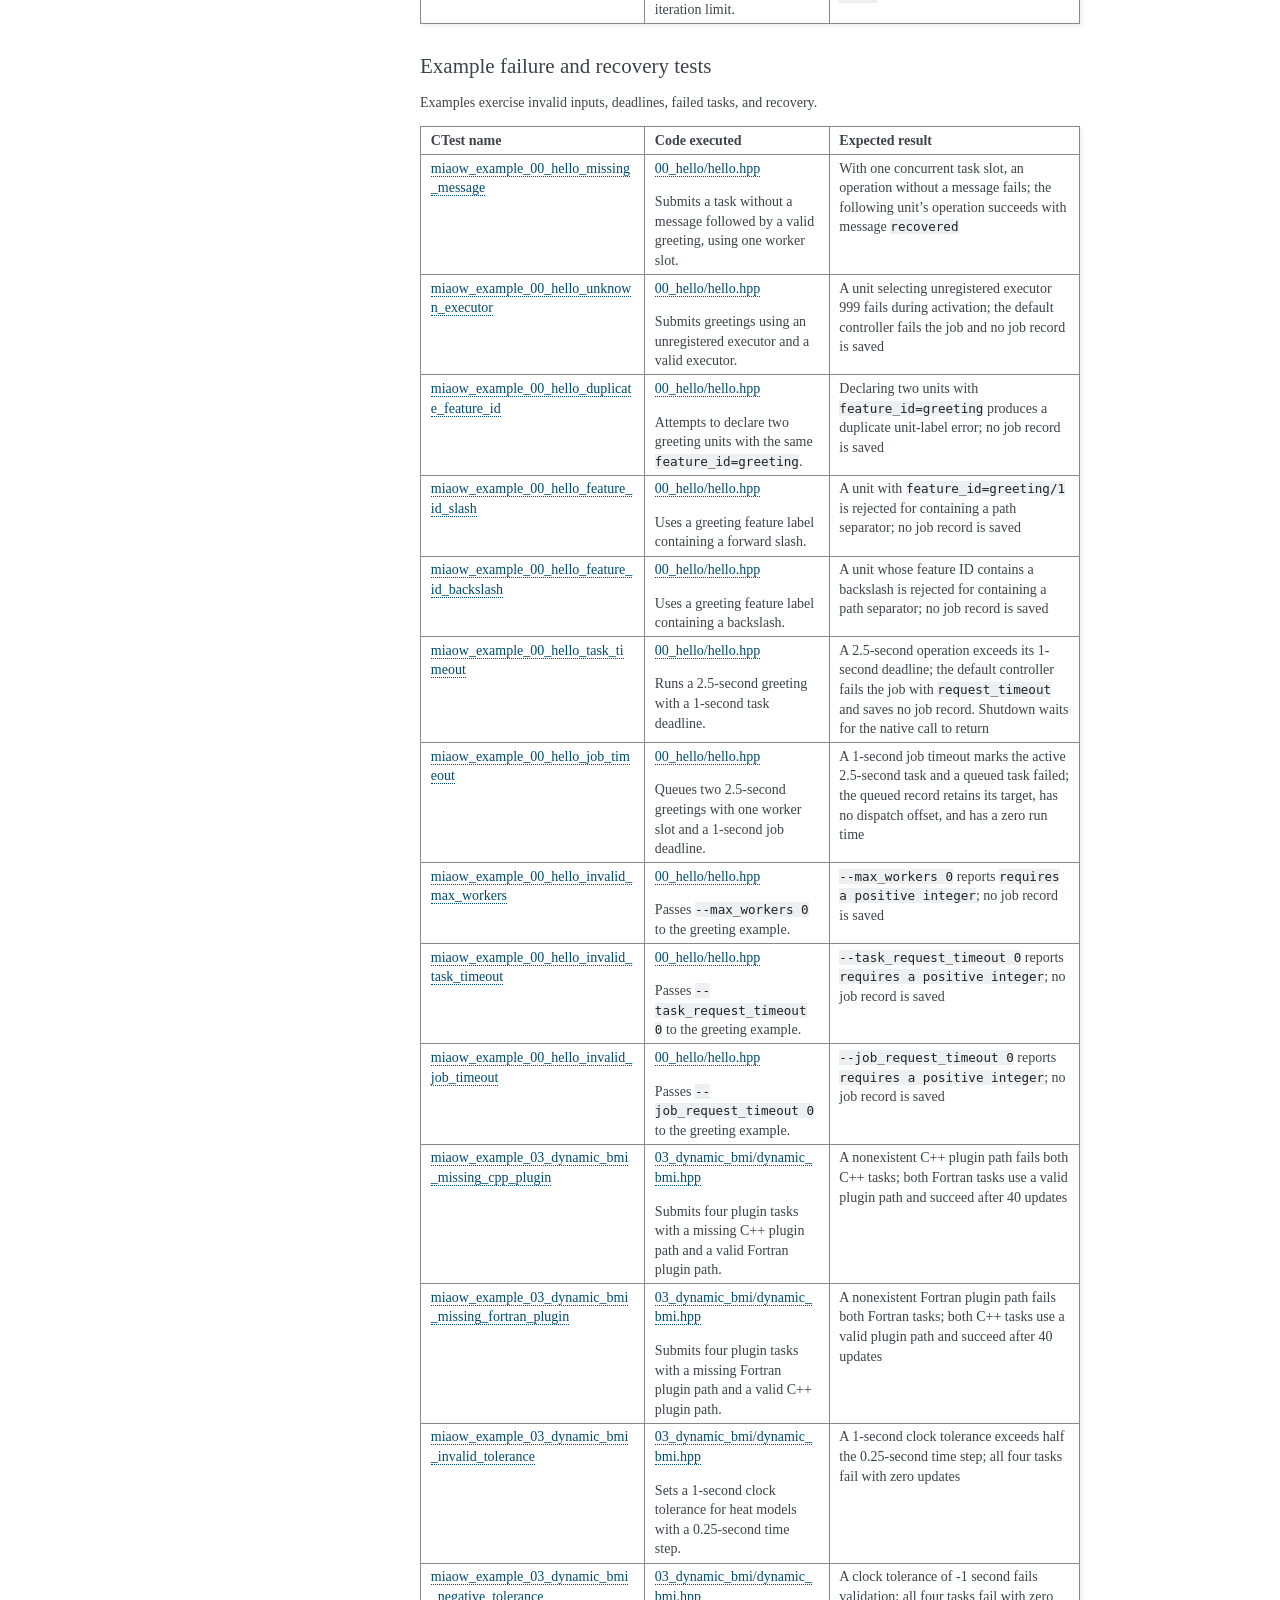
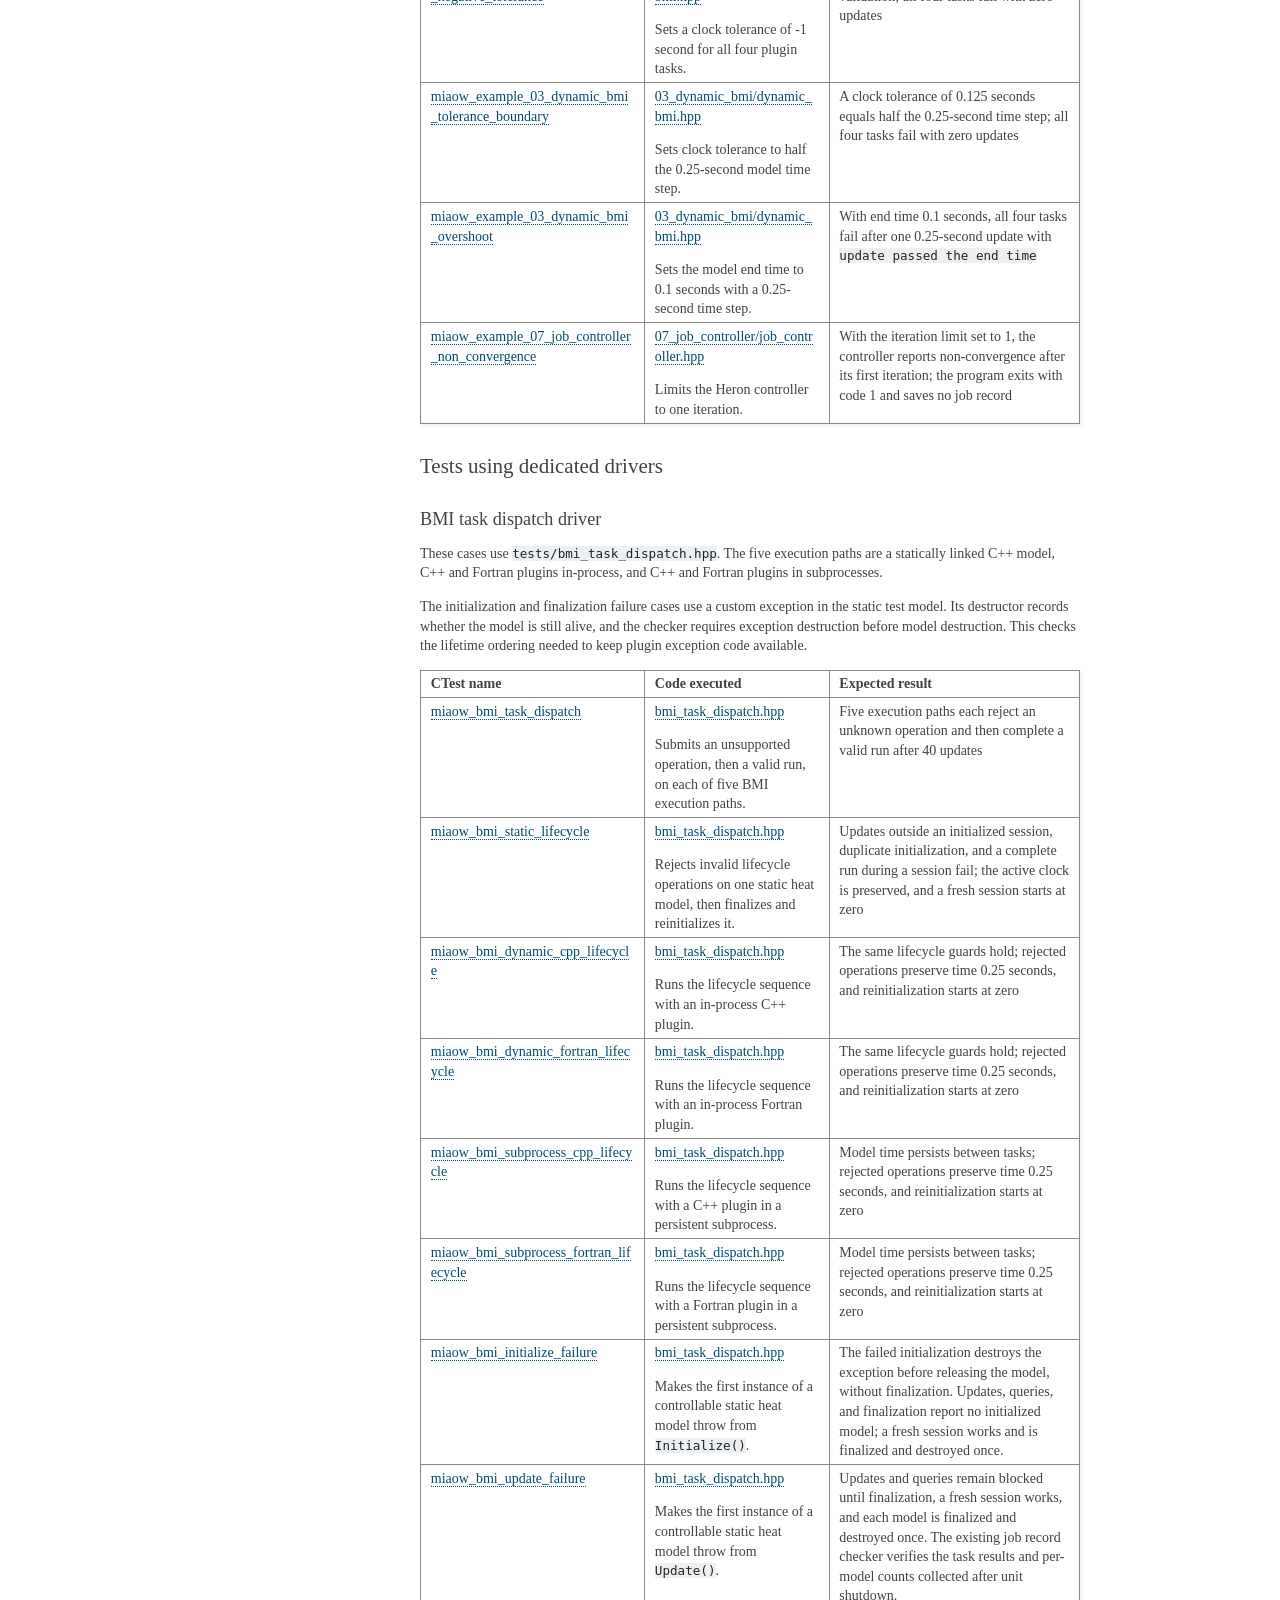
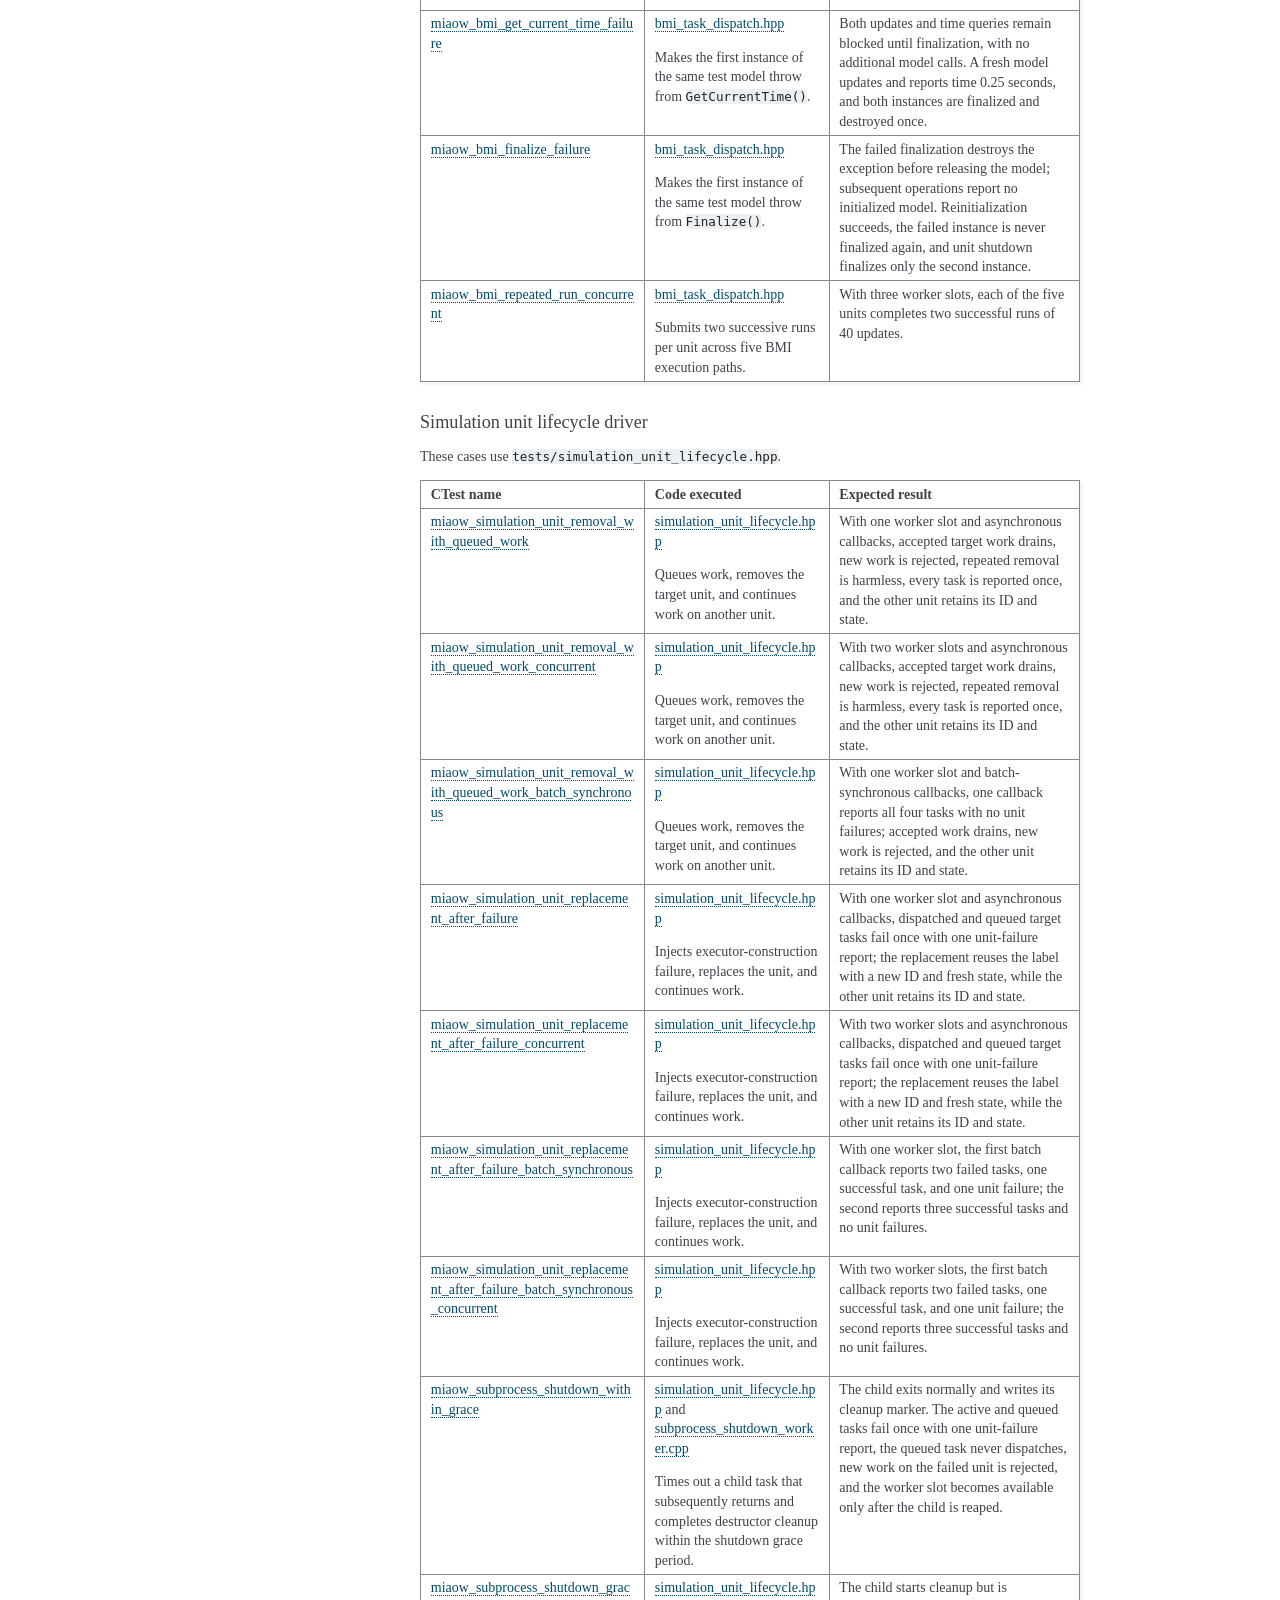
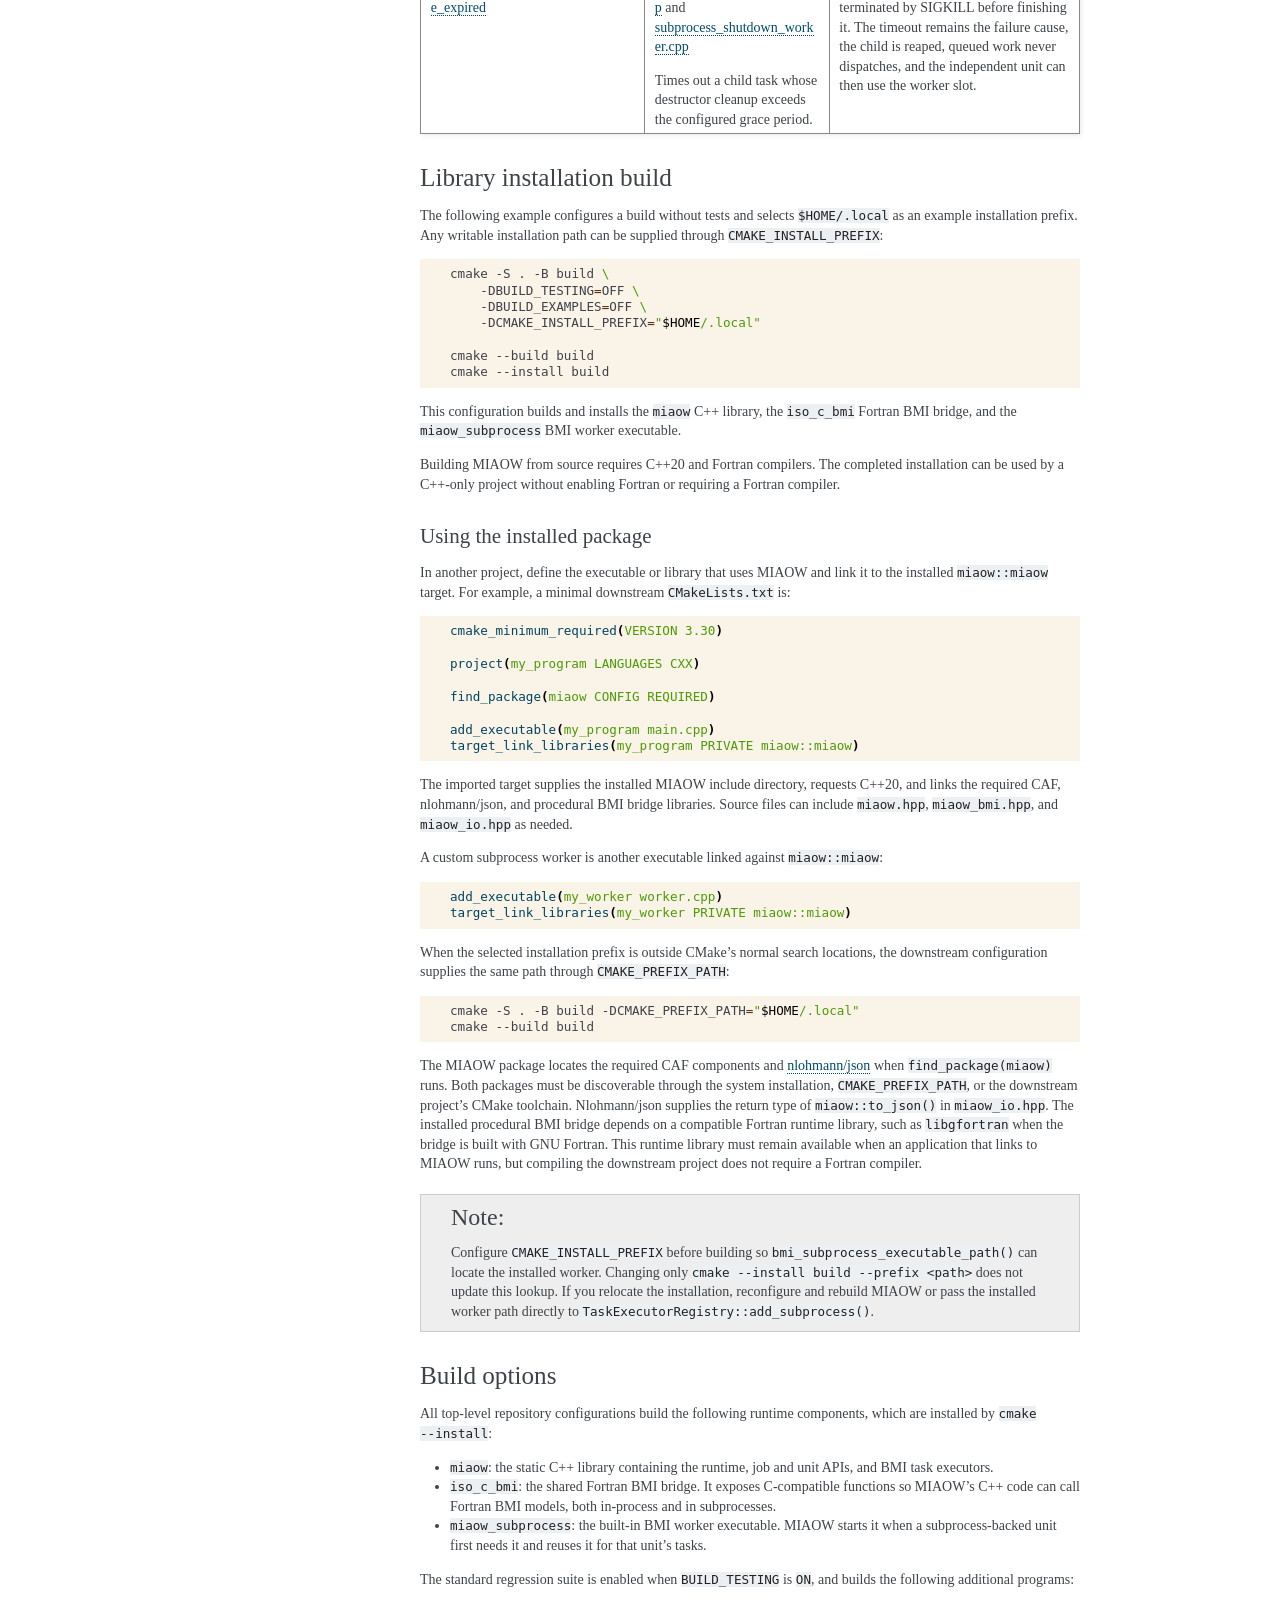
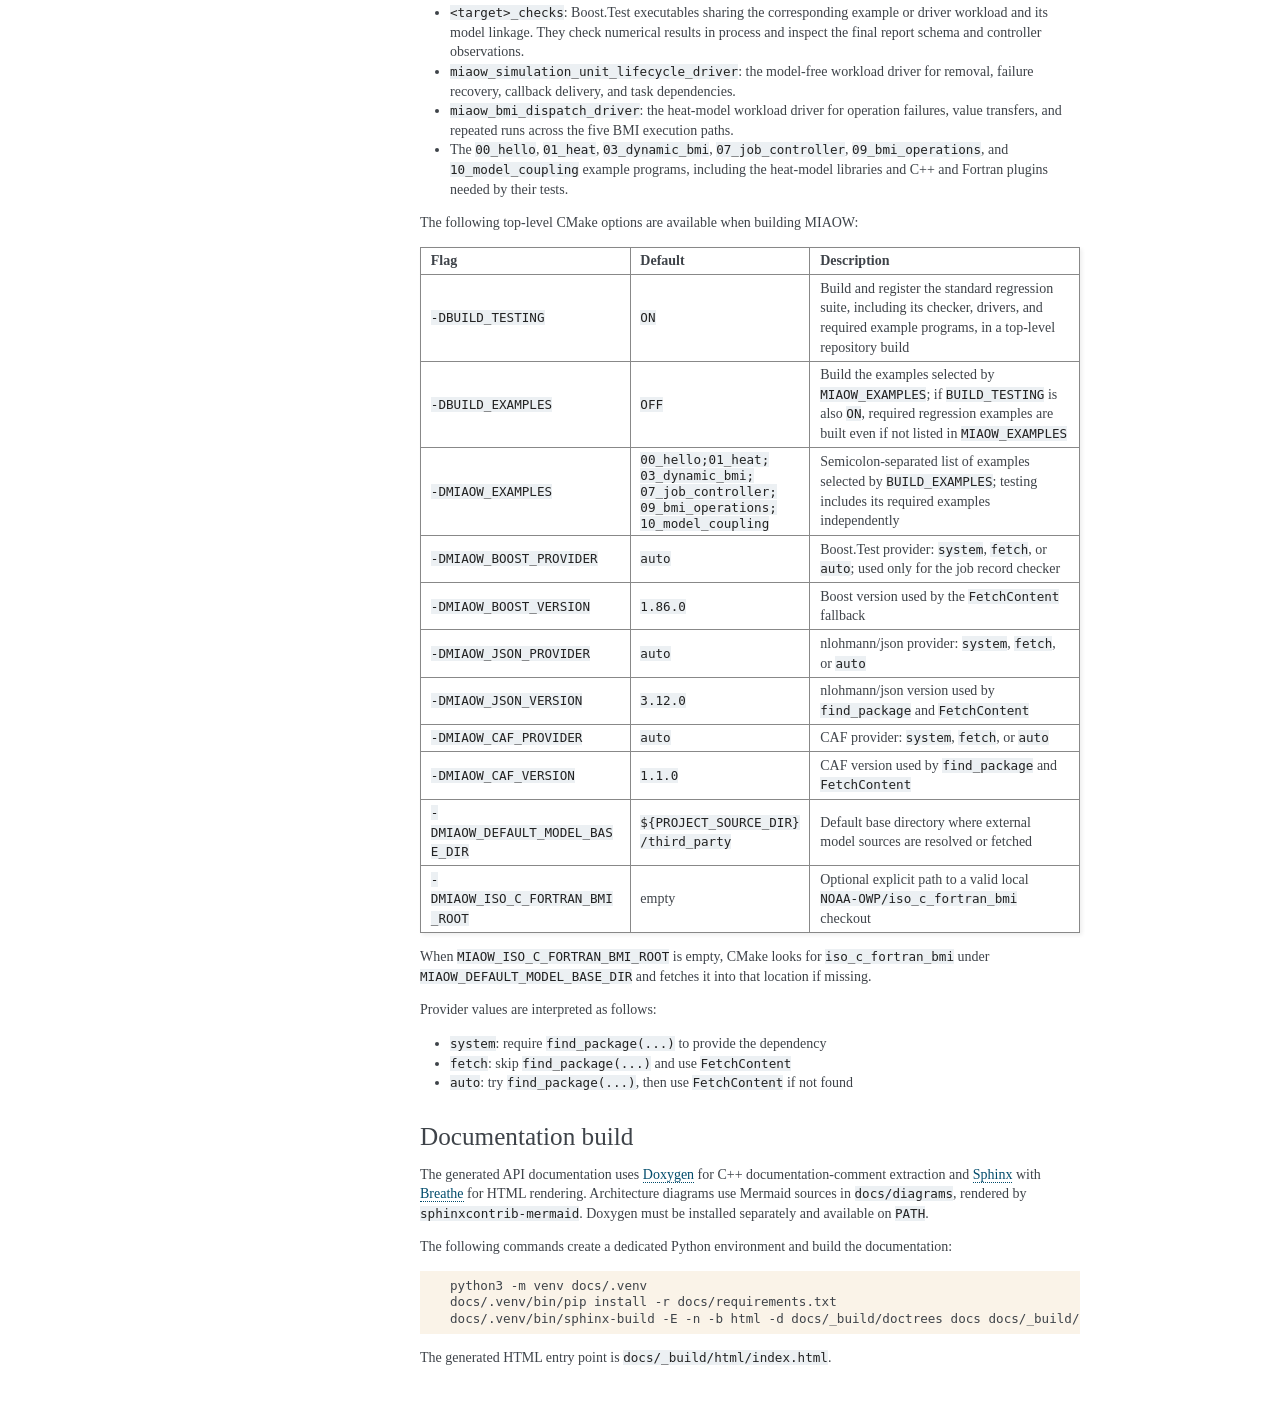
<file: building.html>
<!DOCTYPE html>

<html lang="en" data-content_root="./">
  <head>
    <meta charset="utf-8" />
    <meta name="viewport" content="width=device-width, initial-scale=1.0" /><meta name="viewport" content="width=device-width, initial-scale=1" />

    <title>Building, testing, and installation &#8212; MIAOW documentation</title>
    <link rel="stylesheet" type="text/css" href="_static/pygments.css?v=5ecbeea2" />
    <link rel="stylesheet" type="text/css" href="_static/basic.css?v=b08954a9" />
    <link rel="stylesheet" type="text/css" href="_static/alabaster.css?v=5611fc0a" />
    <script src="_static/documentation_options.js?v=7f41d439"></script>
    <script src="_static/doctools.js?v=fd6eb6e6"></script>
    <script src="_static/sphinx_highlight.js?v=6ffebe34"></script>
    <link rel="canonical" href="https://tjbmontoya.com/miaow-framework/building.html" />
    <link rel="index" title="Index" href="genindex.html" />
    <link rel="search" title="Search" href="search.html" />
    <link rel="next" title="API reference" href="api.html" />
    <link rel="prev" title="Examples" href="examples.html" />
   
  <link rel="stylesheet" href="_static/custom.css" type="text/css" />
  

  
  

  </head><body>
  

    <div class="document">
      <div class="documentwrapper">
        <div class="bodywrapper">
          

          <div class="body" role="main">
            
  <section id="building-testing-and-installation">
<h1>Building, testing, and installation<a class="headerlink" href="#building-testing-and-installation" title="Link to this heading">¶</a></h1>
<section id="prerequisites">
<h2>Prerequisites<a class="headerlink" href="#prerequisites" title="Link to this heading">¶</a></h2>
<p>MIAOW requires <a class="reference external" href="https://cmake.org/">CMake</a> 3.30 or newer, a C++20 compiler, and a Fortran compiler. The CAF, JSON, and Boost provider options specify where CMake obtains these dependencies: from packages already installed on the system, by fetching and building them from source, or by trying the system first and fetching them if necessary. Boost is needed only when building the job record checker. See <a class="reference internal" href="#build-options"><span class="std std-ref">Build options</span></a> for a description of the available provider settings.</p>
<p>On Ubuntu, the required compiler and build tools can be installed with the following command:</p>
<div class="highlight-sh notranslate"><div class="highlight"><pre><span></span>sudo<span class="w"> </span>apt-get<span class="w"> </span>install<span class="w"> </span>build-essential<span class="w"> </span>cmake<span class="w"> </span>gfortran
</pre></div>
</div>
<p>On macOS with <a class="reference external" href="https://brew.sh/">Homebrew</a>, the required compiler and build tools can be installed using the following commands:</p>
<div class="highlight-sh notranslate"><div class="highlight"><pre><span></span>sudo<span class="w"> </span>xcode-select<span class="w"> </span>--install<span class="w">  </span><span class="c1"># if Apple's Command Line Tools are not installed</span>
brew<span class="w"> </span>install<span class="w"> </span>cmake<span class="w"> </span>gcc
</pre></div>
</div>
</section>
<section id="repository-development-build">
<h2>Repository development build<a class="headerlink" href="#repository-development-build" title="Link to this heading">¶</a></h2>
<p>The repository can be configured and built with the following commands:</p>
<div class="highlight-sh notranslate"><div class="highlight"><pre><span></span>cmake<span class="w"> </span>-S<span class="w"> </span>.<span class="w"> </span>-B<span class="w"> </span>build
cmake<span class="w"> </span>--build<span class="w"> </span>build
</pre></div>
</div>
<p><code class="docutils literal notranslate"><span class="pre">CITATION.cff</span></code> is the single source for the software version. Use <code class="docutils literal notranslate"><span class="pre">version:</span> <span class="pre">&quot;0.3.0-dev&quot;</span></code> during development and <code class="docutils literal notranslate"><span class="pre">version:</span> <span class="pre">&quot;0.3.0&quot;</span></code> for a release; CMake extracts <code class="docutils literal notranslate"><span class="pre">0.3.0</span></code> and automatically reconfigures when the citation file changes.</p>
<p>With <code class="docutils literal notranslate"><span class="pre">BUILD_TESTING=ON</span></code> (the default), CMake builds a Boost.Test checker for each regression workload, the lifecycle and BMI dispatch test drivers, and the six examples required by the standard regression suite: <code class="docutils literal notranslate"><span class="pre">00_hello</span></code>, <code class="docutils literal notranslate"><span class="pre">01_heat</span></code>, <code class="docutils literal notranslate"><span class="pre">03_dynamic_bmi</span></code>, <code class="docutils literal notranslate"><span class="pre">07_job_controller</span></code>, <code class="docutils literal notranslate"><span class="pre">09_bmi_operations</span></code>, and <code class="docutils literal notranslate"><span class="pre">10_model_coupling</span></code>. Their tests are registered even with <code class="docutils literal notranslate"><span class="pre">BUILD_EXAMPLES=OFF</span></code>. See <a class="reference internal" href="#build-options"><span class="std std-ref">Build options</span></a> for the components built in each configuration, and <a class="reference internal" href="#building-examples"><span class="std std-ref">Building examples</span></a> to select additional examples.</p>
<p>Run the tests enabled in the current build with the following command:</p>
<div class="highlight-sh notranslate"><div class="highlight"><pre><span></span>ctest<span class="w"> </span>--test-dir<span class="w"> </span>build<span class="w"> </span>--output-on-failure
</pre></div>
</div>
<p>A single test can be selected by name with the following command:</p>
<div class="highlight-sh notranslate"><div class="highlight"><pre><span></span>ctest<span class="w"> </span>--test-dir<span class="w"> </span>build<span class="w"> </span>-R<span class="w"> </span>&lt;test_name&gt;<span class="w"> </span>--output-on-failure
</pre></div>
</div>
</section>
<section id="building-examples">
<span id="id1"></span><h2>Building examples<a class="headerlink" href="#building-examples" title="Link to this heading">¶</a></h2>
<p><code class="docutils literal notranslate"><span class="pre">BUILD_TESTING=ON</span></code> always includes the six regression examples. <code class="docutils literal notranslate"><span class="pre">BUILD_EXAMPLES=ON</span></code> adds the examples selected by <code class="docutils literal notranslate"><span class="pre">MIAOW_EXAMPLES</span></code>; overlapping selections are built once. To build the selected examples without the regression suite:</p>
<div class="highlight-sh notranslate"><div class="highlight"><pre><span></span>cmake<span class="w"> </span>-S<span class="w"> </span>.<span class="w"> </span>-B<span class="w"> </span>build<span class="w"> </span>-DBUILD_TESTING<span class="o">=</span>OFF<span class="w"> </span>-DBUILD_EXAMPLES<span class="o">=</span>ON
cmake<span class="w"> </span>--build<span class="w"> </span>build
</pre></div>
</div>
<p>Override the selected example set with a semicolon-separated <code class="docutils literal notranslate"><span class="pre">MIAOW_EXAMPLES</span></code> value, for example <code class="docutils literal notranslate"><span class="pre">-DMIAOW_EXAMPLES=&quot;00_hello;01_heat&quot;</span></code>. This selection supplements the required regression examples when testing is enabled. A normal <code class="docutils literal notranslate"><span class="pre">cmake</span> <span class="pre">--build</span> <span class="pre">build</span></code> builds every included example; use <code class="docutils literal notranslate"><span class="pre">--target</span> <span class="pre">miaow_hello</span></code> to narrow the build to that specific target.</p>
<p>Each model-backed example accepts a <code class="docutils literal notranslate"><span class="pre">MIAOW_&lt;MODEL_NAME&gt;_MODEL_ROOT</span></code> override. When the override is empty, CMake resolves the source beneath <code class="docutils literal notranslate"><span class="pre">MIAOW_DEFAULT_MODEL_BASE_DIR</span></code>. If the resolved directory is missing and the example declares a Git repository and revision, CMake fetches the model into that directory. See <a class="reference internal" href="examples.html"><span class="doc">Examples</span></a> for model-specific dependencies and options.</p>
</section>
<section id="regression-tests">
<h2>Regression tests<a class="headerlink" href="#regression-tests" title="Link to this heading">¶</a></h2>
<p>CI runs the simulation-unit lifecycle cases and the regression tests for the default examples on every push and pull request. To run the same suite locally:</p>
<div class="highlight-sh notranslate"><div class="highlight"><pre><span></span>cmake<span class="w"> </span>-S<span class="w"> </span>.<span class="w"> </span>-B<span class="w"> </span>build<span class="w"> </span>-DBUILD_TESTING<span class="o">=</span>ON<span class="w"> </span>-DBUILD_EXAMPLES<span class="o">=</span>OFF
cmake<span class="w"> </span>--build<span class="w"> </span>build
ctest<span class="w"> </span>--test-dir<span class="w"> </span>build<span class="w"> </span>-L<span class="w"> </span>regression<span class="w"> </span>--output-on-failure
</pre></div>
</div>
<p>CTest runs Boost.Test checkers using the example and driver job builders. Numerical assertions inspect <code class="docutils literal notranslate"><span class="pre">JobRecord</span></code>; report assertions inspect <code class="docutils literal notranslate"><span class="pre">job_record.json</span></code>. JSON cases in <code class="docutils literal notranslate"><span class="pre">tests/cases</span></code> define inputs, expected failures, and runtime options.</p>
<p>Tests cover BMI execution, unit removal and replacement, and callback delivery. Lifecycle coverage includes both callback policies and execution with one or two workers.</p>
<section id="default-example-success-tests">
<h3>Default example success tests<a class="headerlink" href="#default-example-success-tests" title="Link to this heading">¶</a></h3>
<p>Examples run with their default inputs.</p>
<table class="regression-tests docutils align-default">
<colgroup>
<col style="width: 34.0%" />
<col style="width: 28.0%" />
<col style="width: 38.0%" />
</colgroup>
<thead>
<tr class="row-odd"><th class="head"><p>CTest name</p></th>
<th class="head"><p>Code executed</p></th>
<th class="head"><p>Expected result</p></th>
</tr>
</thead>
<tbody>
<tr class="row-even"><td><p><a class="reference external" href="https://github.com/uofs-simlab/miaow-framework/blob/main/examples/00_hello/CMakeLists.txt">miaow_example_00_hello</a></p></td>
<td><p><a class="reference external" href="https://github.com/uofs-simlab/miaow-framework/blob/main/examples/00_hello/hello.hpp">00_hello/hello.hpp</a></p>
<p>Runs configurable greeting tasks with an in-process executor and checks diagnostics on copied records.</p>
</td>
<td><p>Task results 0 and 1 succeed with messages <code class="docutils literal notranslate"><span class="pre">hello</span></code> and <code class="docutils literal notranslate"><span class="pre">hello</span> <span class="pre">again</span></code>; profile labels are <code class="docutils literal notranslate"><span class="pre">greeting</span></code> and <code class="docutils literal notranslate"><span class="pre">message_1</span></code>. Fully populated summaries retain their format. Failed or missing results make <code class="docutils literal notranslate"><span class="pre">all_tasks_succeeded()</span></code> return false; mixed records display <code class="docutils literal notranslate"><span class="pre">result</span> <span class="pre">unavailable</span></code> for missing entries.</p></td>
</tr>
<tr class="row-odd"><td><p><a class="reference external" href="https://github.com/uofs-simlab/miaow-framework/blob/main/examples/01_heat/CMakeLists.txt">miaow_example_01_heat</a></p></td>
<td><p><a class="reference external" href="https://github.com/uofs-simlab/miaow-framework/blob/main/examples/01_heat/heat.hpp">01_heat/heat.hpp</a></p>
<p>Runs the C++ heat model with a statically linked BMI executor.</p>
</td>
<td><p>The statically linked C++ heat model completes 120 updates to its configured 20-second end time; its returned task result succeeds</p></td>
</tr>
<tr class="row-even"><td><p><a class="reference external" href="https://github.com/uofs-simlab/miaow-framework/blob/main/examples/03_dynamic_bmi/CMakeLists.txt">miaow_example_03_dynamic_bmi</a></p></td>
<td><p><a class="reference external" href="https://github.com/uofs-simlab/miaow-framework/blob/main/examples/03_dynamic_bmi/dynamic_bmi.hpp">03_dynamic_bmi/dynamic_bmi.hpp</a></p>
<p>Submits in-process and subprocess runs for the C++ and Fortran heat-model plugins.</p>
</td>
<td><p>All four heat tasks succeed after 40 updates to 10 seconds; each plugin uses distinct task executor IDs for in-process and subprocess execution</p></td>
</tr>
<tr class="row-odd"><td><p><a class="reference external" href="https://github.com/uofs-simlab/miaow-framework/blob/main/examples/07_job_controller/CMakeLists.txt">miaow_example_07_job_controller</a></p></td>
<td><p><a class="reference external" href="https://github.com/uofs-simlab/miaow-framework/blob/main/examples/07_job_controller/job_controller.hpp">07_job_controller/job_controller.hpp</a></p>
<p>Requests Heron iterations until convergence or the iteration limit.</p>
</td>
<td><p>Starting from 1, three Heron estimates match 1.5, 17/12, and 577/408 within <code class="docutils literal notranslate"><span class="pre">1e-14</span></code>; the final residual <code class="docutils literal notranslate"><span class="pre">|x^2</span> <span class="pre">-</span> <span class="pre">2|</span></code> is at most <code class="docutils literal notranslate"><span class="pre">1e-5</span></code></p></td>
</tr>
<tr class="row-even"><td><p><a class="reference external" href="https://github.com/uofs-simlab/miaow-framework/blob/main/examples/09_bmi_operations/CMakeLists.txt">miaow_example_09_bmi_operations</a></p></td>
<td><p><a class="reference external" href="https://github.com/uofs-simlab/miaow-framework/blob/main/examples/09_bmi_operations/bmi_operations.hpp">09_bmi_operations/bmi_operations.hpp</a></p>
<p>Submits initialization, time queries, two updates, and finalization on one heat unit.</p>
</td>
<td><p>Seven tasks succeed on the same unit; model times match 0, 1/6, and 1/3 seconds within <code class="docutils literal notranslate"><span class="pre">1e-14</span></code></p></td>
</tr>
<tr class="row-odd"><td><p><a class="reference external" href="https://github.com/uofs-simlab/miaow-framework/blob/main/examples/10_model_coupling/CMakeLists.txt">miaow_example_10_model_coupling</a></p></td>
<td><p><a class="reference external" href="https://github.com/uofs-simlab/miaow-framework/blob/main/examples/10_model_coupling/model_coupling.hpp">10_model_coupling/model_coupling.hpp</a></p>
<p>Transfers complete temperature snapshots between two retained heat models using explicit task dependencies.</p>
</td>
<td><p>All 22 tasks succeed, temperature fields match the heat stencil at each exchange, and both model clocks reach 0.75 seconds</p></td>
</tr>
</tbody>
</table>
</section>
<section id="alternative-example-regression-tests">
<h3>Alternative example regression tests<a class="headerlink" href="#alternative-example-regression-tests" title="Link to this heading">¶</a></h3>
<p>Successful example runs use JSON input overrides.</p>
<table class="regression-tests docutils align-default">
<colgroup>
<col style="width: 34.0%" />
<col style="width: 28.0%" />
<col style="width: 38.0%" />
</colgroup>
<thead>
<tr class="row-odd"><th class="head"><p>CTest name</p></th>
<th class="head"><p>Code executed</p></th>
<th class="head"><p>Expected result</p></th>
</tr>
</thead>
<tbody>
<tr class="row-even"><td><p><a class="reference external" href="https://github.com/uofs-simlab/miaow-framework/blob/main/tests/cases/hello_empty.json">miaow_example_00_hello_empty</a></p></td>
<td><p><a class="reference external" href="https://github.com/uofs-simlab/miaow-framework/blob/main/examples/00_hello/hello.hpp">00_hello/hello.hpp</a></p>
<p>Submits an empty job and checks diagnostics on a copy containing one missing result.</p>
</td>
<td><p>Submitting a job with an empty task list succeeds and writes <code class="docutils literal notranslate"><span class="pre">job_record.json</span></code> with an empty <code class="docutils literal notranslate"><span class="pre">profile.tasks</span></code> array. The empty record satisfies <code class="docutils literal notranslate"><span class="pre">all_tasks_succeeded()</span></code>; the copy returns false and displays <code class="docutils literal notranslate"><span class="pre">result</span> <span class="pre">unavailable</span></code> in its summary.</p></td>
</tr>
<tr class="row-odd"><td><p><a class="reference external" href="https://github.com/uofs-simlab/miaow-framework/blob/main/tests/cases/dynamic_zero_tolerance.json">miaow_example_03_dynamic_bmi_zero_tolerance</a></p></td>
<td><p><a class="reference external" href="https://github.com/uofs-simlab/miaow-framework/blob/main/examples/03_dynamic_bmi/dynamic_bmi.hpp">03_dynamic_bmi/dynamic_bmi.hpp</a></p>
<p>Submits in-process and subprocess runs for the C++ and Fortran heat-model plugins.</p>
</td>
<td><p>With zero clock tolerance, all four tasks succeed after forty 0.25-second updates reach 10 seconds exactly</p></td>
</tr>
<tr class="row-even"><td><p><a class="reference external" href="https://github.com/uofs-simlab/miaow-framework/blob/main/tests/cases/dynamic_zero_duration.json">miaow_example_03_dynamic_bmi_zero_duration</a></p></td>
<td><p><a class="reference external" href="https://github.com/uofs-simlab/miaow-framework/blob/main/examples/03_dynamic_bmi/dynamic_bmi.hpp">03_dynamic_bmi/dynamic_bmi.hpp</a></p>
<p>Submits in-process and subprocess runs for the C++ and Fortran heat-model plugins.</p>
</td>
<td><p>With initial and end times both zero, all four tasks succeed with zero updates</p></td>
</tr>
<tr class="row-odd"><td><p><a class="reference external" href="https://github.com/uofs-simlab/miaow-framework/blob/main/tests/cases/controller_small_values.json">miaow_example_07_job_controller_small_values</a></p></td>
<td><p><a class="reference external" href="https://github.com/uofs-simlab/miaow-framework/blob/main/examples/07_job_controller/job_controller.hpp">07_job_controller/job_controller.hpp</a></p>
<p>Requests Heron iterations until convergence or the iteration limit.</p>
</td>
<td><p>For radicand <code class="docutils literal notranslate"><span class="pre">2e-16</span></code>, returned estimates match <code class="docutils literal notranslate"><span class="pre">1e-8</span> <span class="pre">*</span> <span class="pre">[1.5,</span> <span class="pre">17/12,</span> <span class="pre">577/408]</span></code> within <code class="docutils literal notranslate"><span class="pre">1e-14</span></code> relative error; the final residual is positive and at most <code class="docutils literal notranslate"><span class="pre">1e-21</span></code></p></td>
</tr>
</tbody>
</table>
</section>
<section id="example-failure-and-recovery-tests">
<h3>Example failure and recovery tests<a class="headerlink" href="#example-failure-and-recovery-tests" title="Link to this heading">¶</a></h3>
<p>Examples exercise invalid inputs, deadlines, failed tasks, and recovery.</p>
<table class="regression-tests docutils align-default">
<colgroup>
<col style="width: 34.0%" />
<col style="width: 28.0%" />
<col style="width: 38.0%" />
</colgroup>
<thead>
<tr class="row-odd"><th class="head"><p>CTest name</p></th>
<th class="head"><p>Code executed</p></th>
<th class="head"><p>Expected result</p></th>
</tr>
</thead>
<tbody>
<tr class="row-even"><td><p><a class="reference external" href="https://github.com/uofs-simlab/miaow-framework/blob/main/tests/cases/hello_missing_message.json">miaow_example_00_hello_missing_message</a></p></td>
<td><p><a class="reference external" href="https://github.com/uofs-simlab/miaow-framework/blob/main/examples/00_hello/hello.hpp">00_hello/hello.hpp</a></p>
<p>Submits a task without a message followed by a valid greeting, using one worker slot.</p>
</td>
<td><p>With one concurrent task slot, an operation without a message fails; the following unit’s operation succeeds with message <code class="docutils literal notranslate"><span class="pre">recovered</span></code></p></td>
</tr>
<tr class="row-odd"><td><p><a class="reference external" href="https://github.com/uofs-simlab/miaow-framework/blob/main/tests/cases/hello_unknown_executor.json">miaow_example_00_hello_unknown_executor</a></p></td>
<td><p><a class="reference external" href="https://github.com/uofs-simlab/miaow-framework/blob/main/examples/00_hello/hello.hpp">00_hello/hello.hpp</a></p>
<p>Submits greetings using an unregistered executor and a valid executor.</p>
</td>
<td><p>A unit selecting unregistered executor 999 fails during activation; the default controller fails the job and no job record is saved</p></td>
</tr>
<tr class="row-even"><td><p><a class="reference external" href="https://github.com/uofs-simlab/miaow-framework/blob/main/tests/cases/hello_duplicate_feature_id.json">miaow_example_00_hello_duplicate_feature_id</a></p></td>
<td><p><a class="reference external" href="https://github.com/uofs-simlab/miaow-framework/blob/main/examples/00_hello/hello.hpp">00_hello/hello.hpp</a></p>
<p>Attempts to declare two greeting units with the same <code class="docutils literal notranslate"><span class="pre">feature_id=greeting</span></code>.</p>
</td>
<td><p>Declaring two units with <code class="docutils literal notranslate"><span class="pre">feature_id=greeting</span></code> produces a duplicate unit-label error; no job record is saved</p></td>
</tr>
<tr class="row-odd"><td><p><a class="reference external" href="https://github.com/uofs-simlab/miaow-framework/blob/main/tests/cases/hello_feature_id_slash.json">miaow_example_00_hello_feature_id_slash</a></p></td>
<td><p><a class="reference external" href="https://github.com/uofs-simlab/miaow-framework/blob/main/examples/00_hello/hello.hpp">00_hello/hello.hpp</a></p>
<p>Uses a greeting feature label containing a forward slash.</p>
</td>
<td><p>A unit with <code class="docutils literal notranslate"><span class="pre">feature_id=greeting/1</span></code> is rejected for containing a path separator; no job record is saved</p></td>
</tr>
<tr class="row-even"><td><p><a class="reference external" href="https://github.com/uofs-simlab/miaow-framework/blob/main/tests/cases/hello_feature_id_backslash.json">miaow_example_00_hello_feature_id_backslash</a></p></td>
<td><p><a class="reference external" href="https://github.com/uofs-simlab/miaow-framework/blob/main/examples/00_hello/hello.hpp">00_hello/hello.hpp</a></p>
<p>Uses a greeting feature label containing a backslash.</p>
</td>
<td><p>A unit whose feature ID contains a backslash is rejected for containing a path separator; no job record is saved</p></td>
</tr>
<tr class="row-odd"><td><p><a class="reference external" href="https://github.com/uofs-simlab/miaow-framework/blob/main/tests/cases/hello_task_timeout.json">miaow_example_00_hello_task_timeout</a></p></td>
<td><p><a class="reference external" href="https://github.com/uofs-simlab/miaow-framework/blob/main/examples/00_hello/hello.hpp">00_hello/hello.hpp</a></p>
<p>Runs a 2.5-second greeting with a 1-second task deadline.</p>
</td>
<td><p>A 2.5-second operation exceeds its 1-second deadline; the default controller fails the job with <code class="docutils literal notranslate"><span class="pre">request_timeout</span></code> and saves no job record. Shutdown waits for the native call to return</p></td>
</tr>
<tr class="row-even"><td><p><a class="reference external" href="https://github.com/uofs-simlab/miaow-framework/blob/main/tests/cases/hello_job_timeout.json">miaow_example_00_hello_job_timeout</a></p></td>
<td><p><a class="reference external" href="https://github.com/uofs-simlab/miaow-framework/blob/main/examples/00_hello/hello.hpp">00_hello/hello.hpp</a></p>
<p>Queues two 2.5-second greetings with one worker slot and a 1-second job deadline.</p>
</td>
<td><p>A 1-second job timeout marks the active 2.5-second task and a queued task failed; the queued record retains its target, has no dispatch offset, and has a zero run time</p></td>
</tr>
<tr class="row-odd"><td><p><a class="reference external" href="https://github.com/uofs-simlab/miaow-framework/blob/main/tests/cases/hello_invalid_max_workers.json">miaow_example_00_hello_invalid_max_workers</a></p></td>
<td><p><a class="reference external" href="https://github.com/uofs-simlab/miaow-framework/blob/main/examples/00_hello/hello.hpp">00_hello/hello.hpp</a></p>
<p>Passes <code class="docutils literal notranslate"><span class="pre">--max_workers</span> <span class="pre">0</span></code> to the greeting example.</p>
</td>
<td><p><code class="docutils literal notranslate"><span class="pre">--max_workers</span> <span class="pre">0</span></code> reports <code class="docutils literal notranslate"><span class="pre">requires</span> <span class="pre">a</span> <span class="pre">positive</span> <span class="pre">integer</span></code>; no job record is saved</p></td>
</tr>
<tr class="row-even"><td><p><a class="reference external" href="https://github.com/uofs-simlab/miaow-framework/blob/main/tests/cases/hello_invalid_task_timeout.json">miaow_example_00_hello_invalid_task_timeout</a></p></td>
<td><p><a class="reference external" href="https://github.com/uofs-simlab/miaow-framework/blob/main/examples/00_hello/hello.hpp">00_hello/hello.hpp</a></p>
<p>Passes <code class="docutils literal notranslate"><span class="pre">--task_request_timeout</span> <span class="pre">0</span></code> to the greeting example.</p>
</td>
<td><p><code class="docutils literal notranslate"><span class="pre">--task_request_timeout</span> <span class="pre">0</span></code> reports <code class="docutils literal notranslate"><span class="pre">requires</span> <span class="pre">a</span> <span class="pre">positive</span> <span class="pre">integer</span></code>; no job record is saved</p></td>
</tr>
<tr class="row-odd"><td><p><a class="reference external" href="https://github.com/uofs-simlab/miaow-framework/blob/main/tests/cases/hello_invalid_job_timeout.json">miaow_example_00_hello_invalid_job_timeout</a></p></td>
<td><p><a class="reference external" href="https://github.com/uofs-simlab/miaow-framework/blob/main/examples/00_hello/hello.hpp">00_hello/hello.hpp</a></p>
<p>Passes <code class="docutils literal notranslate"><span class="pre">--job_request_timeout</span> <span class="pre">0</span></code> to the greeting example.</p>
</td>
<td><p><code class="docutils literal notranslate"><span class="pre">--job_request_timeout</span> <span class="pre">0</span></code> reports <code class="docutils literal notranslate"><span class="pre">requires</span> <span class="pre">a</span> <span class="pre">positive</span> <span class="pre">integer</span></code>; no job record is saved</p></td>
</tr>
<tr class="row-even"><td><p><a class="reference external" href="https://github.com/uofs-simlab/miaow-framework/blob/main/tests/cases/dynamic_missing_cpp_plugin.json">miaow_example_03_dynamic_bmi_missing_cpp_plugin</a></p></td>
<td><p><a class="reference external" href="https://github.com/uofs-simlab/miaow-framework/blob/main/examples/03_dynamic_bmi/dynamic_bmi.hpp">03_dynamic_bmi/dynamic_bmi.hpp</a></p>
<p>Submits four plugin tasks with a missing C++ plugin path and a valid Fortran plugin path.</p>
</td>
<td><p>A nonexistent C++ plugin path fails both C++ tasks; both Fortran tasks use a valid plugin path and succeed after 40 updates</p></td>
</tr>
<tr class="row-odd"><td><p><a class="reference external" href="https://github.com/uofs-simlab/miaow-framework/blob/main/tests/cases/dynamic_missing_fortran_plugin.json">miaow_example_03_dynamic_bmi_missing_fortran_plugin</a></p></td>
<td><p><a class="reference external" href="https://github.com/uofs-simlab/miaow-framework/blob/main/examples/03_dynamic_bmi/dynamic_bmi.hpp">03_dynamic_bmi/dynamic_bmi.hpp</a></p>
<p>Submits four plugin tasks with a missing Fortran plugin path and a valid C++ plugin path.</p>
</td>
<td><p>A nonexistent Fortran plugin path fails both Fortran tasks; both C++ tasks use a valid plugin path and succeed after 40 updates</p></td>
</tr>
<tr class="row-even"><td><p><a class="reference external" href="https://github.com/uofs-simlab/miaow-framework/blob/main/tests/cases/dynamic_invalid_tolerance.json">miaow_example_03_dynamic_bmi_invalid_tolerance</a></p></td>
<td><p><a class="reference external" href="https://github.com/uofs-simlab/miaow-framework/blob/main/examples/03_dynamic_bmi/dynamic_bmi.hpp">03_dynamic_bmi/dynamic_bmi.hpp</a></p>
<p>Sets a 1-second clock tolerance for heat models with a 0.25-second time step.</p>
</td>
<td><p>A 1-second clock tolerance exceeds half the 0.25-second time step; all four tasks fail with zero updates</p></td>
</tr>
<tr class="row-odd"><td><p><a class="reference external" href="https://github.com/uofs-simlab/miaow-framework/blob/main/tests/cases/dynamic_negative_tolerance.json">miaow_example_03_dynamic_bmi_negative_tolerance</a></p></td>
<td><p><a class="reference external" href="https://github.com/uofs-simlab/miaow-framework/blob/main/examples/03_dynamic_bmi/dynamic_bmi.hpp">03_dynamic_bmi/dynamic_bmi.hpp</a></p>
<p>Sets a clock tolerance of -1 second for all four plugin tasks.</p>
</td>
<td><p>A clock tolerance of -1 second fails validation; all four tasks fail with zero updates</p></td>
</tr>
<tr class="row-even"><td><p><a class="reference external" href="https://github.com/uofs-simlab/miaow-framework/blob/main/tests/cases/dynamic_tolerance_boundary.json">miaow_example_03_dynamic_bmi_tolerance_boundary</a></p></td>
<td><p><a class="reference external" href="https://github.com/uofs-simlab/miaow-framework/blob/main/examples/03_dynamic_bmi/dynamic_bmi.hpp">03_dynamic_bmi/dynamic_bmi.hpp</a></p>
<p>Sets clock tolerance to half the 0.25-second model time step.</p>
</td>
<td><p>A clock tolerance of 0.125 seconds equals half the 0.25-second time step; all four tasks fail with zero updates</p></td>
</tr>
<tr class="row-odd"><td><p><a class="reference external" href="https://github.com/uofs-simlab/miaow-framework/blob/main/tests/cases/dynamic_overshoot.json">miaow_example_03_dynamic_bmi_overshoot</a></p></td>
<td><p><a class="reference external" href="https://github.com/uofs-simlab/miaow-framework/blob/main/examples/03_dynamic_bmi/dynamic_bmi.hpp">03_dynamic_bmi/dynamic_bmi.hpp</a></p>
<p>Sets the model end time to 0.1 seconds with a 0.25-second time step.</p>
</td>
<td><p>With end time 0.1 seconds, all four tasks fail after one 0.25-second update with <code class="docutils literal notranslate"><span class="pre">update</span> <span class="pre">passed</span> <span class="pre">the</span> <span class="pre">end</span> <span class="pre">time</span></code></p></td>
</tr>
<tr class="row-even"><td><p><a class="reference external" href="https://github.com/uofs-simlab/miaow-framework/blob/main/tests/cases/controller_non_convergence.json">miaow_example_07_job_controller_non_convergence</a></p></td>
<td><p><a class="reference external" href="https://github.com/uofs-simlab/miaow-framework/blob/main/examples/07_job_controller/job_controller.hpp">07_job_controller/job_controller.hpp</a></p>
<p>Limits the Heron controller to one iteration.</p>
</td>
<td><p>With the iteration limit set to 1, the controller reports non-convergence after its first iteration; the program exits with code 1 and saves no job record</p></td>
</tr>
</tbody>
</table>
</section>
<section id="tests-using-dedicated-drivers">
<h3>Tests using dedicated drivers<a class="headerlink" href="#tests-using-dedicated-drivers" title="Link to this heading">¶</a></h3>
<section id="bmi-task-dispatch-driver">
<h4>BMI task dispatch driver<a class="headerlink" href="#bmi-task-dispatch-driver" title="Link to this heading">¶</a></h4>
<p>These cases use <code class="docutils literal notranslate"><span class="pre">tests/bmi_task_dispatch.hpp</span></code>. The five execution paths are a statically linked C++ model, C++ and Fortran plugins in-process, and C++ and Fortran plugins in subprocesses.</p>
<p>The initialization and finalization failure cases use a custom exception in the static test model. Its destructor records whether the model is still alive, and the checker requires exception destruction before model destruction. This checks the lifetime ordering needed to keep plugin exception code available.</p>
<table class="regression-tests docutils align-default">
<colgroup>
<col style="width: 34.0%" />
<col style="width: 28.0%" />
<col style="width: 38.0%" />
</colgroup>
<thead>
<tr class="row-odd"><th class="head"><p>CTest name</p></th>
<th class="head"><p>Code executed</p></th>
<th class="head"><p>Expected result</p></th>
</tr>
</thead>
<tbody>
<tr class="row-even"><td><p><a class="reference external" href="https://github.com/uofs-simlab/miaow-framework/blob/main/tests/cases/dynamic_unknown_operation.json">miaow_bmi_task_dispatch</a></p></td>
<td><p><a class="reference external" href="https://github.com/uofs-simlab/miaow-framework/blob/main/tests/bmi_task_dispatch.hpp">bmi_task_dispatch.hpp</a></p>
<p>Submits an unsupported operation, then a valid run, on each of five BMI execution paths.</p>
</td>
<td><p>Five execution paths each reject an unknown operation and then complete a valid run after 40 updates</p></td>
</tr>
<tr class="row-odd"><td><p><a class="reference external" href="https://github.com/uofs-simlab/miaow-framework/blob/main/tests/cases/bmi_static_lifecycle.json">miaow_bmi_static_lifecycle</a></p></td>
<td><p><a class="reference external" href="https://github.com/uofs-simlab/miaow-framework/blob/main/tests/bmi_task_dispatch.hpp">bmi_task_dispatch.hpp</a></p>
<p>Rejects invalid lifecycle operations on one static heat model, then finalizes and reinitializes it.</p>
</td>
<td><p>Updates outside an initialized session, duplicate initialization, and a complete run during a session fail; the active clock is preserved, and a fresh session starts at zero</p></td>
</tr>
<tr class="row-even"><td><p><a class="reference external" href="https://github.com/uofs-simlab/miaow-framework/blob/main/tests/cases/bmi_dynamic_cpp_lifecycle.json">miaow_bmi_dynamic_cpp_lifecycle</a></p></td>
<td><p><a class="reference external" href="https://github.com/uofs-simlab/miaow-framework/blob/main/tests/bmi_task_dispatch.hpp">bmi_task_dispatch.hpp</a></p>
<p>Runs the lifecycle sequence with an in-process C++ plugin.</p>
</td>
<td><p>The same lifecycle guards hold; rejected operations preserve time 0.25 seconds, and reinitialization starts at zero</p></td>
</tr>
<tr class="row-odd"><td><p><a class="reference external" href="https://github.com/uofs-simlab/miaow-framework/blob/main/tests/cases/bmi_dynamic_fortran_lifecycle.json">miaow_bmi_dynamic_fortran_lifecycle</a></p></td>
<td><p><a class="reference external" href="https://github.com/uofs-simlab/miaow-framework/blob/main/tests/bmi_task_dispatch.hpp">bmi_task_dispatch.hpp</a></p>
<p>Runs the lifecycle sequence with an in-process Fortran plugin.</p>
</td>
<td><p>The same lifecycle guards hold; rejected operations preserve time 0.25 seconds, and reinitialization starts at zero</p></td>
</tr>
<tr class="row-even"><td><p><a class="reference external" href="https://github.com/uofs-simlab/miaow-framework/blob/main/tests/cases/bmi_subprocess_cpp_lifecycle.json">miaow_bmi_subprocess_cpp_lifecycle</a></p></td>
<td><p><a class="reference external" href="https://github.com/uofs-simlab/miaow-framework/blob/main/tests/bmi_task_dispatch.hpp">bmi_task_dispatch.hpp</a></p>
<p>Runs the lifecycle sequence with a C++ plugin in a persistent subprocess.</p>
</td>
<td><p>Model time persists between tasks; rejected operations preserve time 0.25 seconds, and reinitialization starts at zero</p></td>
</tr>
<tr class="row-odd"><td><p><a class="reference external" href="https://github.com/uofs-simlab/miaow-framework/blob/main/tests/cases/bmi_subprocess_fortran_lifecycle.json">miaow_bmi_subprocess_fortran_lifecycle</a></p></td>
<td><p><a class="reference external" href="https://github.com/uofs-simlab/miaow-framework/blob/main/tests/bmi_task_dispatch.hpp">bmi_task_dispatch.hpp</a></p>
<p>Runs the lifecycle sequence with a Fortran plugin in a persistent subprocess.</p>
</td>
<td><p>Model time persists between tasks; rejected operations preserve time 0.25 seconds, and reinitialization starts at zero</p></td>
</tr>
<tr class="row-even"><td><p><a class="reference external" href="https://github.com/uofs-simlab/miaow-framework/blob/main/tests/cases/bmi_initialize_failure.json">miaow_bmi_initialize_failure</a></p></td>
<td><p><a class="reference external" href="https://github.com/uofs-simlab/miaow-framework/blob/main/tests/bmi_task_dispatch.hpp">bmi_task_dispatch.hpp</a></p>
<p>Makes the first instance of a controllable static heat model throw from <code class="docutils literal notranslate"><span class="pre">Initialize()</span></code>.</p>
</td>
<td><p>The failed initialization destroys the exception before releasing the model, without finalization. Updates, queries, and finalization report no initialized model; a fresh session works and is finalized and destroyed once.</p></td>
</tr>
<tr class="row-odd"><td><p><a class="reference external" href="https://github.com/uofs-simlab/miaow-framework/blob/main/tests/cases/bmi_update_failure.json">miaow_bmi_update_failure</a></p></td>
<td><p><a class="reference external" href="https://github.com/uofs-simlab/miaow-framework/blob/main/tests/bmi_task_dispatch.hpp">bmi_task_dispatch.hpp</a></p>
<p>Makes the first instance of a controllable static heat model throw from <code class="docutils literal notranslate"><span class="pre">Update()</span></code>.</p>
</td>
<td><p>Updates and queries remain blocked until finalization, a fresh session works, and each model is finalized and destroyed once. The existing job record checker verifies the task results and per-model counts collected after unit shutdown.</p></td>
</tr>
<tr class="row-even"><td><p><a class="reference external" href="https://github.com/uofs-simlab/miaow-framework/blob/main/tests/cases/bmi_get_current_time_failure.json">miaow_bmi_get_current_time_failure</a></p></td>
<td><p><a class="reference external" href="https://github.com/uofs-simlab/miaow-framework/blob/main/tests/bmi_task_dispatch.hpp">bmi_task_dispatch.hpp</a></p>
<p>Makes the first instance of the same test model throw from <code class="docutils literal notranslate"><span class="pre">GetCurrentTime()</span></code>.</p>
</td>
<td><p>Both updates and time queries remain blocked until finalization, with no additional model calls. A fresh model updates and reports time 0.25 seconds, and both instances are finalized and destroyed once.</p></td>
</tr>
<tr class="row-odd"><td><p><a class="reference external" href="https://github.com/uofs-simlab/miaow-framework/blob/main/tests/cases/bmi_finalize_failure.json">miaow_bmi_finalize_failure</a></p></td>
<td><p><a class="reference external" href="https://github.com/uofs-simlab/miaow-framework/blob/main/tests/bmi_task_dispatch.hpp">bmi_task_dispatch.hpp</a></p>
<p>Makes the first instance of the same test model throw from <code class="docutils literal notranslate"><span class="pre">Finalize()</span></code>.</p>
</td>
<td><p>The failed finalization destroys the exception before releasing the model; subsequent operations report no initialized model. Reinitialization succeeds, the failed instance is never finalized again, and unit shutdown finalizes only the second instance.</p></td>
</tr>
<tr class="row-even"><td><p><a class="reference external" href="https://github.com/uofs-simlab/miaow-framework/blob/main/tests/cases/dynamic_repeated_run_concurrent.json">miaow_bmi_repeated_run_concurrent</a></p></td>
<td><p><a class="reference external" href="https://github.com/uofs-simlab/miaow-framework/blob/main/tests/bmi_task_dispatch.hpp">bmi_task_dispatch.hpp</a></p>
<p>Submits two successive runs per unit across five BMI execution paths.</p>
</td>
<td><p>With three worker slots, each of the five units completes two successful runs of 40 updates.</p></td>
</tr>
</tbody>
</table>
</section>
<section id="simulation-unit-lifecycle-driver">
<h4>Simulation unit lifecycle driver<a class="headerlink" href="#simulation-unit-lifecycle-driver" title="Link to this heading">¶</a></h4>
<p>These cases use <code class="docutils literal notranslate"><span class="pre">tests/simulation_unit_lifecycle.hpp</span></code>.</p>
<table class="regression-tests docutils align-default">
<colgroup>
<col style="width: 34.0%" />
<col style="width: 28.0%" />
<col style="width: 38.0%" />
</colgroup>
<thead>
<tr class="row-odd"><th class="head"><p>CTest name</p></th>
<th class="head"><p>Code executed</p></th>
<th class="head"><p>Expected result</p></th>
</tr>
</thead>
<tbody>
<tr class="row-even"><td><p><a class="reference external" href="https://github.com/uofs-simlab/miaow-framework/blob/main/tests/cases/unit_removal_with_queued_work.json">miaow_simulation_unit_removal_with_queued_work</a></p></td>
<td><p><a class="reference external" href="https://github.com/uofs-simlab/miaow-framework/blob/main/tests/simulation_unit_lifecycle.hpp">simulation_unit_lifecycle.hpp</a></p>
<p>Queues work, removes the target unit, and continues work on another unit.</p>
</td>
<td><p>With one worker slot and asynchronous callbacks, accepted target work drains, new work is rejected, repeated removal is harmless, every task is reported once, and the other unit retains its ID and state.</p></td>
</tr>
<tr class="row-odd"><td><p><a class="reference external" href="https://github.com/uofs-simlab/miaow-framework/blob/main/tests/cases/unit_removal_with_queued_work_concurrent.json">miaow_simulation_unit_removal_with_queued_work_concurrent</a></p></td>
<td><p><a class="reference external" href="https://github.com/uofs-simlab/miaow-framework/blob/main/tests/simulation_unit_lifecycle.hpp">simulation_unit_lifecycle.hpp</a></p>
<p>Queues work, removes the target unit, and continues work on another unit.</p>
</td>
<td><p>With two worker slots and asynchronous callbacks, accepted target work drains, new work is rejected, repeated removal is harmless, every task is reported once, and the other unit retains its ID and state.</p></td>
</tr>
<tr class="row-even"><td><p><a class="reference external" href="https://github.com/uofs-simlab/miaow-framework/blob/main/tests/cases/unit_removal_with_queued_work_batch_synchronous.json">miaow_simulation_unit_removal_with_queued_work_batch_synchronous</a></p></td>
<td><p><a class="reference external" href="https://github.com/uofs-simlab/miaow-framework/blob/main/tests/simulation_unit_lifecycle.hpp">simulation_unit_lifecycle.hpp</a></p>
<p>Queues work, removes the target unit, and continues work on another unit.</p>
</td>
<td><p>With one worker slot and batch-synchronous callbacks, one callback reports all four tasks with no unit failures; accepted work drains, new work is rejected, and the other unit retains its ID and state.</p></td>
</tr>
<tr class="row-odd"><td><p><a class="reference external" href="https://github.com/uofs-simlab/miaow-framework/blob/main/tests/cases/unit_replacement_after_failure.json">miaow_simulation_unit_replacement_after_failure</a></p></td>
<td><p><a class="reference external" href="https://github.com/uofs-simlab/miaow-framework/blob/main/tests/simulation_unit_lifecycle.hpp">simulation_unit_lifecycle.hpp</a></p>
<p>Injects executor-construction failure, replaces the unit, and continues work.</p>
</td>
<td><p>With one worker slot and asynchronous callbacks, dispatched and queued target tasks fail once with one unit-failure report; the replacement reuses the label with a new ID and fresh state, while the other unit retains its ID and state.</p></td>
</tr>
<tr class="row-even"><td><p><a class="reference external" href="https://github.com/uofs-simlab/miaow-framework/blob/main/tests/cases/unit_replacement_after_failure_concurrent.json">miaow_simulation_unit_replacement_after_failure_concurrent</a></p></td>
<td><p><a class="reference external" href="https://github.com/uofs-simlab/miaow-framework/blob/main/tests/simulation_unit_lifecycle.hpp">simulation_unit_lifecycle.hpp</a></p>
<p>Injects executor-construction failure, replaces the unit, and continues work.</p>
</td>
<td><p>With two worker slots and asynchronous callbacks, dispatched and queued target tasks fail once with one unit-failure report; the replacement reuses the label with a new ID and fresh state, while the other unit retains its ID and state.</p></td>
</tr>
<tr class="row-odd"><td><p><a class="reference external" href="https://github.com/uofs-simlab/miaow-framework/blob/main/tests/cases/unit_replacement_after_failure_batch_synchronous.json">miaow_simulation_unit_replacement_after_failure_batch_synchronous</a></p></td>
<td><p><a class="reference external" href="https://github.com/uofs-simlab/miaow-framework/blob/main/tests/simulation_unit_lifecycle.hpp">simulation_unit_lifecycle.hpp</a></p>
<p>Injects executor-construction failure, replaces the unit, and continues work.</p>
</td>
<td><p>With one worker slot, the first batch callback reports two failed tasks, one successful task, and one unit failure; the second reports three successful tasks and no unit failures.</p></td>
</tr>
<tr class="row-even"><td><p><a class="reference external" href="https://github.com/uofs-simlab/miaow-framework/blob/main/tests/cases/unit_replacement_after_failure_batch_synchronous_concurrent.json">miaow_simulation_unit_replacement_after_failure_batch_synchronous_concurrent</a></p></td>
<td><p><a class="reference external" href="https://github.com/uofs-simlab/miaow-framework/blob/main/tests/simulation_unit_lifecycle.hpp">simulation_unit_lifecycle.hpp</a></p>
<p>Injects executor-construction failure, replaces the unit, and continues work.</p>
</td>
<td><p>With two worker slots, the first batch callback reports two failed tasks, one successful task, and one unit failure; the second reports three successful tasks and no unit failures.</p></td>
</tr>
<tr class="row-odd"><td><p><a class="reference external" href="https://github.com/uofs-simlab/miaow-framework/blob/main/tests/cases/subprocess_shutdown_within_grace.json">miaow_subprocess_shutdown_within_grace</a></p></td>
<td><p><a class="reference external" href="https://github.com/uofs-simlab/miaow-framework/blob/main/tests/simulation_unit_lifecycle.hpp">simulation_unit_lifecycle.hpp</a> and <a class="reference external" href="https://github.com/uofs-simlab/miaow-framework/blob/main/tests/subprocess_shutdown_worker.cpp">subprocess_shutdown_worker.cpp</a></p>
<p>Times out a child task that subsequently returns and completes destructor cleanup within the shutdown grace period.</p>
</td>
<td><p>The child exits normally and writes its cleanup marker. The active and queued tasks fail once with one unit-failure report, the queued task never dispatches, new work on the failed unit is rejected, and the worker slot becomes available only after the child is reaped.</p></td>
</tr>
<tr class="row-even"><td><p><a class="reference external" href="https://github.com/uofs-simlab/miaow-framework/blob/main/tests/cases/subprocess_shutdown_grace_expired.json">miaow_subprocess_shutdown_grace_expired</a></p></td>
<td><p><a class="reference external" href="https://github.com/uofs-simlab/miaow-framework/blob/main/tests/simulation_unit_lifecycle.hpp">simulation_unit_lifecycle.hpp</a> and <a class="reference external" href="https://github.com/uofs-simlab/miaow-framework/blob/main/tests/subprocess_shutdown_worker.cpp">subprocess_shutdown_worker.cpp</a></p>
<p>Times out a child task whose destructor cleanup exceeds the configured grace period.</p>
</td>
<td><p>The child starts cleanup but is terminated by SIGKILL before finishing it. The timeout remains the failure cause, the child is reaped, queued work never dispatches, and the independent unit can then use the worker slot.</p></td>
</tr>
</tbody>
</table>
</section>
</section>
</section>
<section id="library-installation-build">
<h2>Library installation build<a class="headerlink" href="#library-installation-build" title="Link to this heading">¶</a></h2>
<p>The following example configures a build without tests and selects <code class="docutils literal notranslate"><span class="pre">$HOME/.local</span></code> as an example installation prefix. Any writable installation path can be supplied through <code class="docutils literal notranslate"><span class="pre">CMAKE_INSTALL_PREFIX</span></code>:</p>
<div class="highlight-sh notranslate"><div class="highlight"><pre><span></span>cmake<span class="w"> </span>-S<span class="w"> </span>.<span class="w"> </span>-B<span class="w"> </span>build<span class="w"> </span><span class="se">\</span>
<span class="w">    </span>-DBUILD_TESTING<span class="o">=</span>OFF<span class="w"> </span><span class="se">\</span>
<span class="w">    </span>-DBUILD_EXAMPLES<span class="o">=</span>OFF<span class="w"> </span><span class="se">\</span>
<span class="w">    </span>-DCMAKE_INSTALL_PREFIX<span class="o">=</span><span class="s2">"</span><span class="nv">$HOME</span><span class="s2">/.local"</span>

cmake<span class="w"> </span>--build<span class="w"> </span>build
cmake<span class="w"> </span>--install<span class="w"> </span>build
</pre></div>
</div>
<p>This configuration builds and installs the <code class="docutils literal notranslate"><span class="pre">miaow</span></code> C++ library, the <code class="docutils literal notranslate"><span class="pre">iso_c_bmi</span></code> Fortran BMI bridge, and the <code class="docutils literal notranslate"><span class="pre">miaow_subprocess</span></code> BMI worker executable.</p>
<p>Building MIAOW from source requires C++20 and Fortran compilers. The completed installation can be used by a C++-only project without enabling Fortran or requiring a Fortran compiler.</p>
<section id="using-the-installed-package">
<h3>Using the installed package<a class="headerlink" href="#using-the-installed-package" title="Link to this heading">¶</a></h3>
<p>In another project, define the executable or library that uses MIAOW and link it to the installed <code class="docutils literal notranslate"><span class="pre">miaow::miaow</span></code> target. For example, a minimal downstream <code class="docutils literal notranslate"><span class="pre">CMakeLists.txt</span></code> is:</p>
<div class="highlight-cmake notranslate"><div class="highlight"><pre><span></span><span class="nb">cmake_minimum_required</span><span class="p">(</span><span class="s">VERSION</span><span class="w"> </span><span class="s">3.30</span><span class="p">)</span>

<span class="nb">project</span><span class="p">(</span><span class="s">my_program</span><span class="w"> </span><span class="s">LANGUAGES</span><span class="w"> </span><span class="s">CXX</span><span class="p">)</span>

<span class="nb">find_package</span><span class="p">(</span><span class="s">miaow</span><span class="w"> </span><span class="s">CONFIG</span><span class="w"> </span><span class="s">REQUIRED</span><span class="p">)</span>

<span class="nb">add_executable</span><span class="p">(</span><span class="s">my_program</span><span class="w"> </span><span class="s">main.cpp</span><span class="p">)</span>
<span class="nb">target_link_libraries</span><span class="p">(</span><span class="s">my_program</span><span class="w"> </span><span class="s">PRIVATE</span><span class="w"> </span><span class="s">miaow::miaow</span><span class="p">)</span>
</pre></div>
</div>
<p>The imported target supplies the installed MIAOW include directory, requests C++20, and links the required CAF, nlohmann/json, and procedural BMI bridge libraries. Source files can include <code class="docutils literal notranslate"><span class="pre">miaow.hpp</span></code>, <code class="docutils literal notranslate"><span class="pre">miaow_bmi.hpp</span></code>, and <code class="docutils literal notranslate"><span class="pre">miaow_io.hpp</span></code> as needed.</p>
<p>A custom subprocess worker is another executable linked against <code class="docutils literal notranslate"><span class="pre">miaow::miaow</span></code>:</p>
<div class="highlight-cmake notranslate"><div class="highlight"><pre><span></span><span class="nb">add_executable</span><span class="p">(</span><span class="s">my_worker</span><span class="w"> </span><span class="s">worker.cpp</span><span class="p">)</span>
<span class="nb">target_link_libraries</span><span class="p">(</span><span class="s">my_worker</span><span class="w"> </span><span class="s">PRIVATE</span><span class="w"> </span><span class="s">miaow::miaow</span><span class="p">)</span>
</pre></div>
</div>
<p>When the selected installation prefix is outside CMake’s normal search locations, the downstream configuration supplies the same path through <code class="docutils literal notranslate"><span class="pre">CMAKE_PREFIX_PATH</span></code>:</p>
<div class="highlight-sh notranslate"><div class="highlight"><pre><span></span>cmake<span class="w"> </span>-S<span class="w"> </span>.<span class="w"> </span>-B<span class="w"> </span>build<span class="w"> </span>-DCMAKE_PREFIX_PATH<span class="o">=</span><span class="s2">"</span><span class="nv">$HOME</span><span class="s2">/.local"</span>
cmake<span class="w"> </span>--build<span class="w"> </span>build
</pre></div>
</div>
<p>The MIAOW package locates the required CAF components and <a class="reference external" href="https://json.nlohmann.me/">nlohmann/json</a> when <code class="docutils literal notranslate"><span class="pre">find_package(miaow)</span></code> runs. Both packages must be discoverable through the system installation, <code class="docutils literal notranslate"><span class="pre">CMAKE_PREFIX_PATH</span></code>, or the downstream project’s CMake toolchain. Nlohmann/json supplies the return type of <code class="docutils literal notranslate"><span class="pre">miaow::to_json()</span></code> in <code class="docutils literal notranslate"><span class="pre">miaow_io.hpp</span></code>. The installed procedural BMI bridge depends on a compatible Fortran runtime library, such as <code class="docutils literal notranslate"><span class="pre">libgfortran</span></code> when the bridge is built with GNU Fortran. This runtime library must remain available when an application that links to MIAOW runs, but compiling the downstream project does not require a Fortran compiler.</p>
<div class="admonition note">
<p class="admonition-title">Note</p>
<p>Configure <code class="docutils literal notranslate"><span class="pre">CMAKE_INSTALL_PREFIX</span></code> before building so <code class="docutils literal notranslate"><span class="pre">bmi_subprocess_executable_path()</span></code> can locate the installed worker. Changing only <code class="docutils literal notranslate"><span class="pre">cmake</span> <span class="pre">--install</span> <span class="pre">build</span> <span class="pre">--prefix</span> <span class="pre">&lt;path&gt;</span></code> does not update this lookup. If you relocate the installation, reconfigure and rebuild MIAOW or pass the installed worker path directly to <code class="docutils literal notranslate"><span class="pre">TaskExecutorRegistry::add_subprocess()</span></code>.</p>
</div>
</section>
</section>
<section id="build-options">
<span id="id2"></span><h2>Build options<a class="headerlink" href="#build-options" title="Link to this heading">¶</a></h2>
<p>All top-level repository configurations build the following runtime components, which are installed by <code class="docutils literal notranslate"><span class="pre">cmake</span> <span class="pre">--install</span></code>:</p>
<ul class="simple">
<li><p><code class="docutils literal notranslate"><span class="pre">miaow</span></code>: the static C++ library containing the runtime, job and unit APIs, and BMI task executors.</p></li>
<li><p><code class="docutils literal notranslate"><span class="pre">iso_c_bmi</span></code>: the shared Fortran BMI bridge. It exposes C-compatible functions so MIAOW’s C++ code can call Fortran BMI models, both in-process and in subprocesses.</p></li>
<li><p><code class="docutils literal notranslate"><span class="pre">miaow_subprocess</span></code>: the built-in BMI worker executable. MIAOW starts it when a subprocess-backed unit first needs it and reuses it for that unit’s tasks.</p></li>
</ul>
<p>The standard regression suite is enabled when <code class="docutils literal notranslate"><span class="pre">BUILD_TESTING</span></code> is <code class="docutils literal notranslate"><span class="pre">ON</span></code>, and builds the following additional programs:</p>
<ul class="simple">
<li><p><code class="docutils literal notranslate"><span class="pre">&lt;target&gt;_checks</span></code>: Boost.Test executables sharing the corresponding example or driver workload and its model linkage. They check numerical results in process and inspect the final report schema and controller observations.</p></li>
<li><p><code class="docutils literal notranslate"><span class="pre">miaow_simulation_unit_lifecycle_driver</span></code>: the model-free workload driver for removal, failure recovery, callback delivery, and task dependencies.</p></li>
<li><p><code class="docutils literal notranslate"><span class="pre">miaow_bmi_dispatch_driver</span></code>: the heat-model workload driver for operation failures, value transfers, and repeated runs across the five BMI execution paths.</p></li>
<li><p>The <code class="docutils literal notranslate"><span class="pre">00_hello</span></code>, <code class="docutils literal notranslate"><span class="pre">01_heat</span></code>, <code class="docutils literal notranslate"><span class="pre">03_dynamic_bmi</span></code>, <code class="docutils literal notranslate"><span class="pre">07_job_controller</span></code>, <code class="docutils literal notranslate"><span class="pre">09_bmi_operations</span></code>, and <code class="docutils literal notranslate"><span class="pre">10_model_coupling</span></code> example programs, including the heat-model libraries and C++ and Fortran plugins needed by their tests.</p></li>
</ul>
<p>The following top-level CMake options are available when building MIAOW:</p>
<table class="docutils align-default">
<colgroup>
<col style="width: 31.8%" />
<col style="width: 27.3%" />
<col style="width: 40.9%" />
</colgroup>
<thead>
<tr class="row-odd"><th class="head"><p>Flag</p></th>
<th class="head"><p>Default</p></th>
<th class="head"><p>Description</p></th>
</tr>
</thead>
<tbody>
<tr class="row-even"><td><p><code class="docutils literal notranslate"><span class="pre">-DBUILD_TESTING</span></code></p></td>
<td><p><code class="docutils literal notranslate"><span class="pre">ON</span></code></p></td>
<td><p>Build and register the standard regression suite, including its checker, drivers, and required example programs, in a top-level repository build</p></td>
</tr>
<tr class="row-odd"><td><p><code class="docutils literal notranslate"><span class="pre">-DBUILD_EXAMPLES</span></code></p></td>
<td><p><code class="docutils literal notranslate"><span class="pre">OFF</span></code></p></td>
<td><p>Build the examples selected by <code class="docutils literal notranslate"><span class="pre">MIAOW_EXAMPLES</span></code>; if <code class="docutils literal notranslate"><span class="pre">BUILD_TESTING</span></code> is also <code class="docutils literal notranslate"><span class="pre">ON</span></code>, required regression examples are built even if not listed in <code class="docutils literal notranslate"><span class="pre">MIAOW_EXAMPLES</span></code></p></td>
</tr>
<tr class="row-even"><td><p><code class="docutils literal notranslate"><span class="pre">-DMIAOW_EXAMPLES</span></code></p></td>
<td><div class="line-block">
<div class="line"><code class="docutils literal notranslate"><span class="pre">00_hello;01_heat;</span></code></div>
<div class="line"><code class="docutils literal notranslate"><span class="pre">03_dynamic_bmi;</span></code></div>
<div class="line"><code class="docutils literal notranslate"><span class="pre">07_job_controller;</span></code></div>
<div class="line"><code class="docutils literal notranslate"><span class="pre">09_bmi_operations;</span></code></div>
<div class="line"><code class="docutils literal notranslate"><span class="pre">10_model_coupling</span></code></div>
</div>
</td>
<td><p>Semicolon-separated list of examples selected by <code class="docutils literal notranslate"><span class="pre">BUILD_EXAMPLES</span></code>; testing includes its required examples independently</p></td>
</tr>
<tr class="row-odd"><td><p><code class="docutils literal notranslate"><span class="pre">-DMIAOW_BOOST_PROVIDER</span></code></p></td>
<td><p><code class="docutils literal notranslate"><span class="pre">auto</span></code></p></td>
<td><p>Boost.Test provider: <code class="docutils literal notranslate"><span class="pre">system</span></code>, <code class="docutils literal notranslate"><span class="pre">fetch</span></code>, or <code class="docutils literal notranslate"><span class="pre">auto</span></code>; used only for the job record checker</p></td>
</tr>
<tr class="row-even"><td><p><code class="docutils literal notranslate"><span class="pre">-DMIAOW_BOOST_VERSION</span></code></p></td>
<td><p><code class="docutils literal notranslate"><span class="pre">1.86.0</span></code></p></td>
<td><p>Boost version used by the <code class="docutils literal notranslate"><span class="pre">FetchContent</span></code> fallback</p></td>
</tr>
<tr class="row-odd"><td><p><code class="docutils literal notranslate"><span class="pre">-DMIAOW_JSON_PROVIDER</span></code></p></td>
<td><p><code class="docutils literal notranslate"><span class="pre">auto</span></code></p></td>
<td><p>nlohmann/json provider: <code class="docutils literal notranslate"><span class="pre">system</span></code>, <code class="docutils literal notranslate"><span class="pre">fetch</span></code>, or <code class="docutils literal notranslate"><span class="pre">auto</span></code></p></td>
</tr>
<tr class="row-even"><td><p><code class="docutils literal notranslate"><span class="pre">-DMIAOW_JSON_VERSION</span></code></p></td>
<td><p><code class="docutils literal notranslate"><span class="pre">3.12.0</span></code></p></td>
<td><p>nlohmann/json version used by <code class="docutils literal notranslate"><span class="pre">find_package</span></code> and <code class="docutils literal notranslate"><span class="pre">FetchContent</span></code></p></td>
</tr>
<tr class="row-odd"><td><p><code class="docutils literal notranslate"><span class="pre">-DMIAOW_CAF_PROVIDER</span></code></p></td>
<td><p><code class="docutils literal notranslate"><span class="pre">auto</span></code></p></td>
<td><p>CAF provider: <code class="docutils literal notranslate"><span class="pre">system</span></code>, <code class="docutils literal notranslate"><span class="pre">fetch</span></code>, or <code class="docutils literal notranslate"><span class="pre">auto</span></code></p></td>
</tr>
<tr class="row-even"><td><p><code class="docutils literal notranslate"><span class="pre">-DMIAOW_CAF_VERSION</span></code></p></td>
<td><p><code class="docutils literal notranslate"><span class="pre">1.1.0</span></code></p></td>
<td><p>CAF version used by <code class="docutils literal notranslate"><span class="pre">find_package</span></code> and <code class="docutils literal notranslate"><span class="pre">FetchContent</span></code></p></td>
</tr>
<tr class="row-odd"><td><p><code class="docutils literal notranslate"><span class="pre">-DMIAOW_DEFAULT_MODEL_BASE_DIR</span></code></p></td>
<td><p><code class="docutils literal notranslate"><span class="pre">${PROJECT_SOURCE_DIR}/third_party</span></code></p></td>
<td><p>Default base directory where external model sources are resolved or fetched</p></td>
</tr>
<tr class="row-even"><td><p><code class="docutils literal notranslate"><span class="pre">-DMIAOW_ISO_C_FORTRAN_BMI_ROOT</span></code></p></td>
<td><p>empty</p></td>
<td><p>Optional explicit path to a valid local <code class="docutils literal notranslate"><span class="pre">NOAA-OWP/iso_c_fortran_bmi</span></code> checkout</p></td>
</tr>
</tbody>
</table>
<p>When <code class="docutils literal notranslate"><span class="pre">MIAOW_ISO_C_FORTRAN_BMI_ROOT</span></code> is empty, CMake looks for <code class="docutils literal notranslate"><span class="pre">iso_c_fortran_bmi</span></code> under <code class="docutils literal notranslate"><span class="pre">MIAOW_DEFAULT_MODEL_BASE_DIR</span></code> and fetches it into that location if missing.</p>
<p>Provider values are interpreted as follows:</p>
<ul class="simple">
<li><p><code class="docutils literal notranslate"><span class="pre">system</span></code>: require <code class="docutils literal notranslate"><span class="pre">find_package(...)</span></code> to provide the dependency</p></li>
<li><p><code class="docutils literal notranslate"><span class="pre">fetch</span></code>: skip <code class="docutils literal notranslate"><span class="pre">find_package(...)</span></code> and use <code class="docutils literal notranslate"><span class="pre">FetchContent</span></code></p></li>
<li><p><code class="docutils literal notranslate"><span class="pre">auto</span></code>: try <code class="docutils literal notranslate"><span class="pre">find_package(...)</span></code>, then use <code class="docutils literal notranslate"><span class="pre">FetchContent</span></code> if not found</p></li>
</ul>
</section>
<section id="documentation-build">
<h2>Documentation build<a class="headerlink" href="#documentation-build" title="Link to this heading">¶</a></h2>
<p>The generated API documentation uses <a class="reference external" href="https://www.doxygen.nl/">Doxygen</a> for C++ documentation-comment extraction and <a class="reference external" href="https://www.sphinx-doc.org/">Sphinx</a> with <a class="reference external" href="https://breathe.readthedocs.io/">Breathe</a> for HTML rendering. Architecture diagrams use Mermaid sources in <code class="docutils literal notranslate"><span class="pre">docs/diagrams</span></code>, rendered by <code class="docutils literal notranslate"><span class="pre">sphinxcontrib-mermaid</span></code>. Doxygen must be installed separately and available on <code class="docutils literal notranslate"><span class="pre">PATH</span></code>.</p>
<p>The following commands create a dedicated Python environment and build the documentation:</p>
<div class="highlight-sh notranslate"><div class="highlight"><pre><span></span>python3<span class="w"> </span>-m<span class="w"> </span>venv<span class="w"> </span>docs/.venv
docs/.venv/bin/pip<span class="w"> </span>install<span class="w"> </span>-r<span class="w"> </span>docs/requirements.txt
docs/.venv/bin/sphinx-build<span class="w"> </span>-E<span class="w"> </span>-n<span class="w"> </span>-b<span class="w"> </span>html<span class="w"> </span>-d<span class="w"> </span>docs/_build/doctrees<span class="w"> </span>docs<span class="w"> </span>docs/_build/html
</pre></div>
</div>
<p>The generated HTML entry point is <code class="docutils literal notranslate"><span class="pre">docs/_build/html/index.html</span></code>.</p>
</section>
</section>


          </div>
          
        </div>
      </div>
      <div class="sphinxsidebar" role="navigation" aria-label="Main">
        <div class="sphinxsidebarwrapper">
            <p class="logo"><a href="index.html">
              <img class="logo" src="_static/miaow_logo.svg" alt="Logo of MIAOW"/>
            </a></p>
<h1 class="logo"><a href="index.html">MIAOW</a></h1>









<search id="searchbox" style="display: none" role="search">
    <div class="searchformwrapper">
    <form class="search" action="search.html" method="get">
      <input type="text" name="q" aria-labelledby="searchlabel" autocomplete="off" autocorrect="off" autocapitalize="off" spellcheck="false" placeholder="Search"/>
      <input type="submit" value="Go" />
    </form>
    </div>
</search>
<script>document.getElementById('searchbox').style.display = "block"</script><h3>Navigation</h3>
<ul class="current">
<li class="toctree-l1"><a class="reference internal" href="architecture.html">Architecture</a></li>
<li class="toctree-l1"><a class="reference internal" href="bmi.html">BMI integration</a></li>
<li class="toctree-l1"><a class="reference internal" href="examples.html">Examples</a></li>
<li class="toctree-l1 current"><a class="current reference internal" href="#">Building, testing, and installation</a><ul>
<li class="toctree-l2"><a class="reference internal" href="#prerequisites">Prerequisites</a></li>
<li class="toctree-l2"><a class="reference internal" href="#repository-development-build">Repository development build</a></li>
<li class="toctree-l2"><a class="reference internal" href="#building-examples">Building examples</a></li>
<li class="toctree-l2"><a class="reference internal" href="#regression-tests">Regression tests</a></li>
<li class="toctree-l2"><a class="reference internal" href="#library-installation-build">Library installation build</a></li>
<li class="toctree-l2"><a class="reference internal" href="#build-options">Build options</a></li>
<li class="toctree-l2"><a class="reference internal" href="#documentation-build">Documentation build</a></li>
</ul>
</li>
<li class="toctree-l1"><a class="reference internal" href="api.html">API reference</a></li>
</ul>

<div class="relations">
<h3>Related Topics</h3>
<ul>
  <li><a href="index.html">Documentation overview</a><ul>
      <li>Previous: <a href="examples.html" title="previous chapter">Examples</a></li>
      <li>Next: <a href="api.html" title="next chapter">API reference</a></li>
  </ul></li>
</ul>
</div>








        </div>
      </div>
      <div class="clearer"></div>
    </div>
    <div class="footer">
      
      
    </div>

    

    
  </body>
</html>
</file>
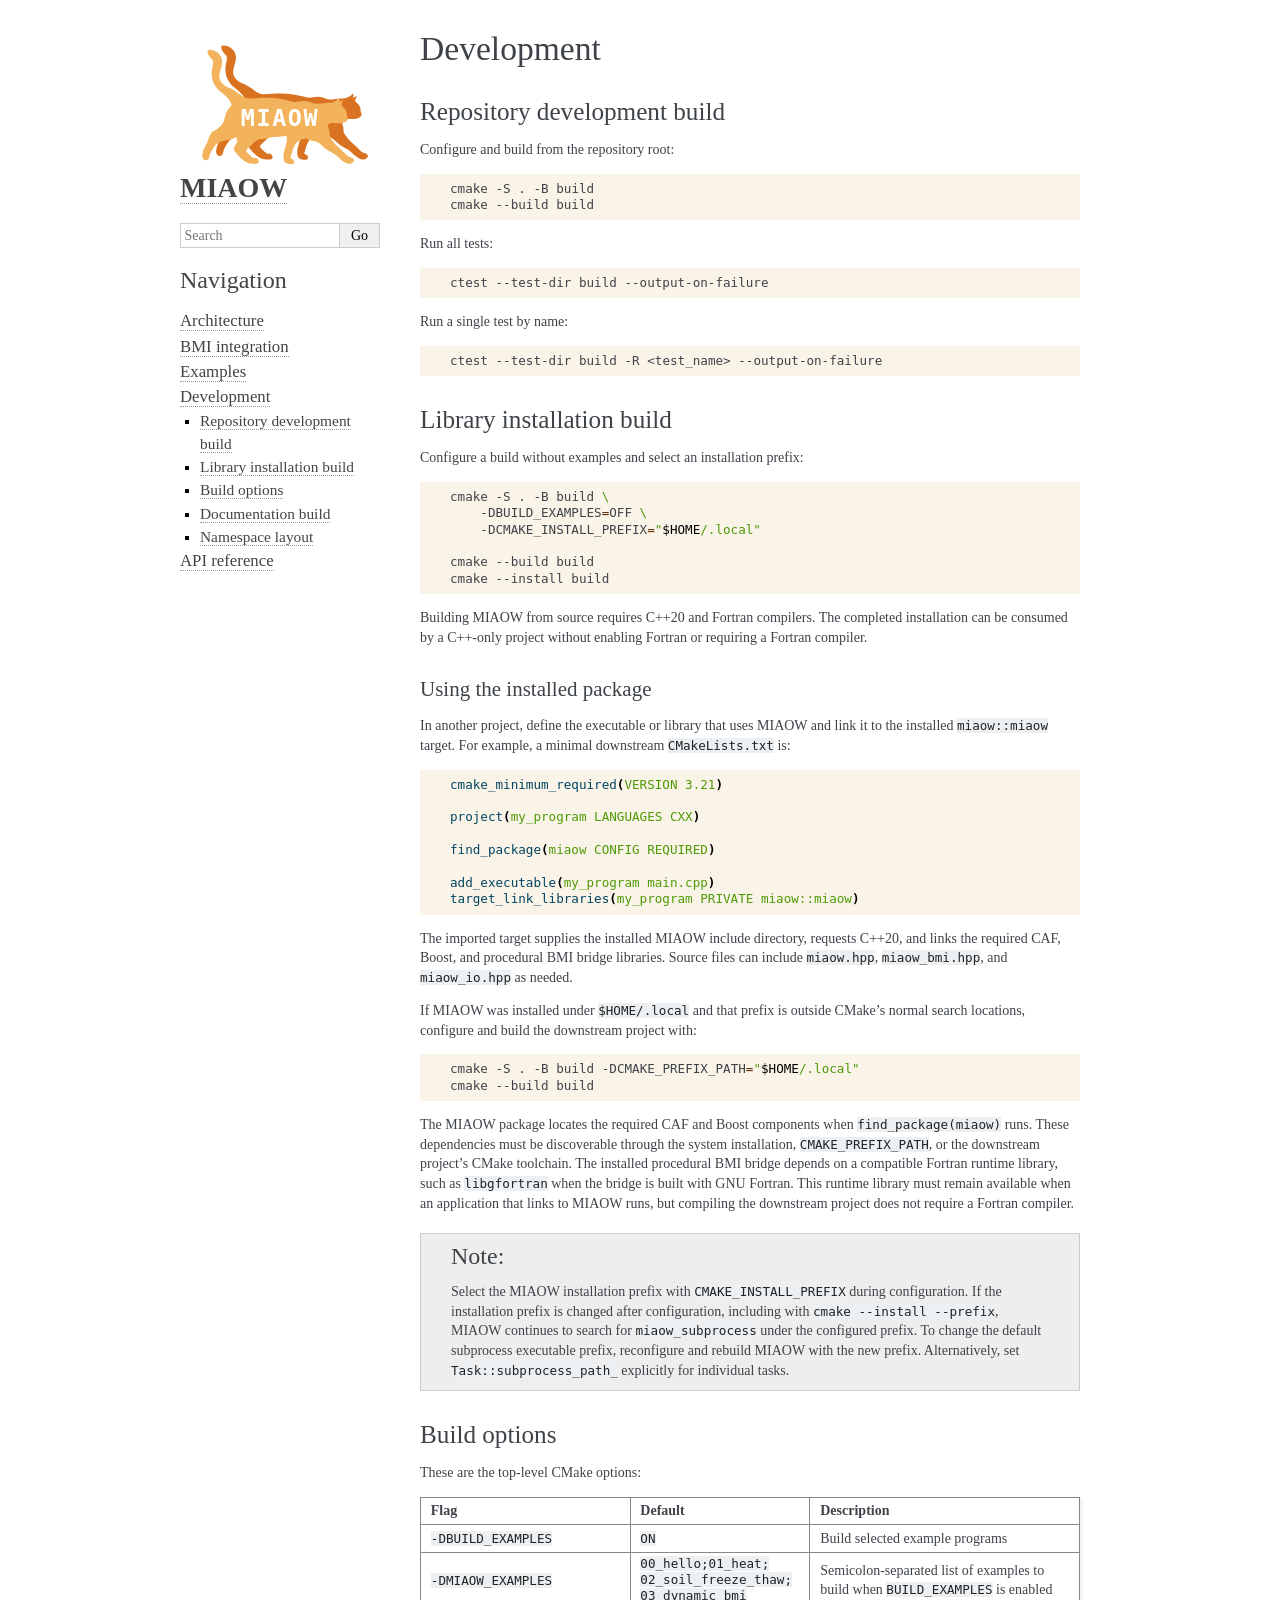
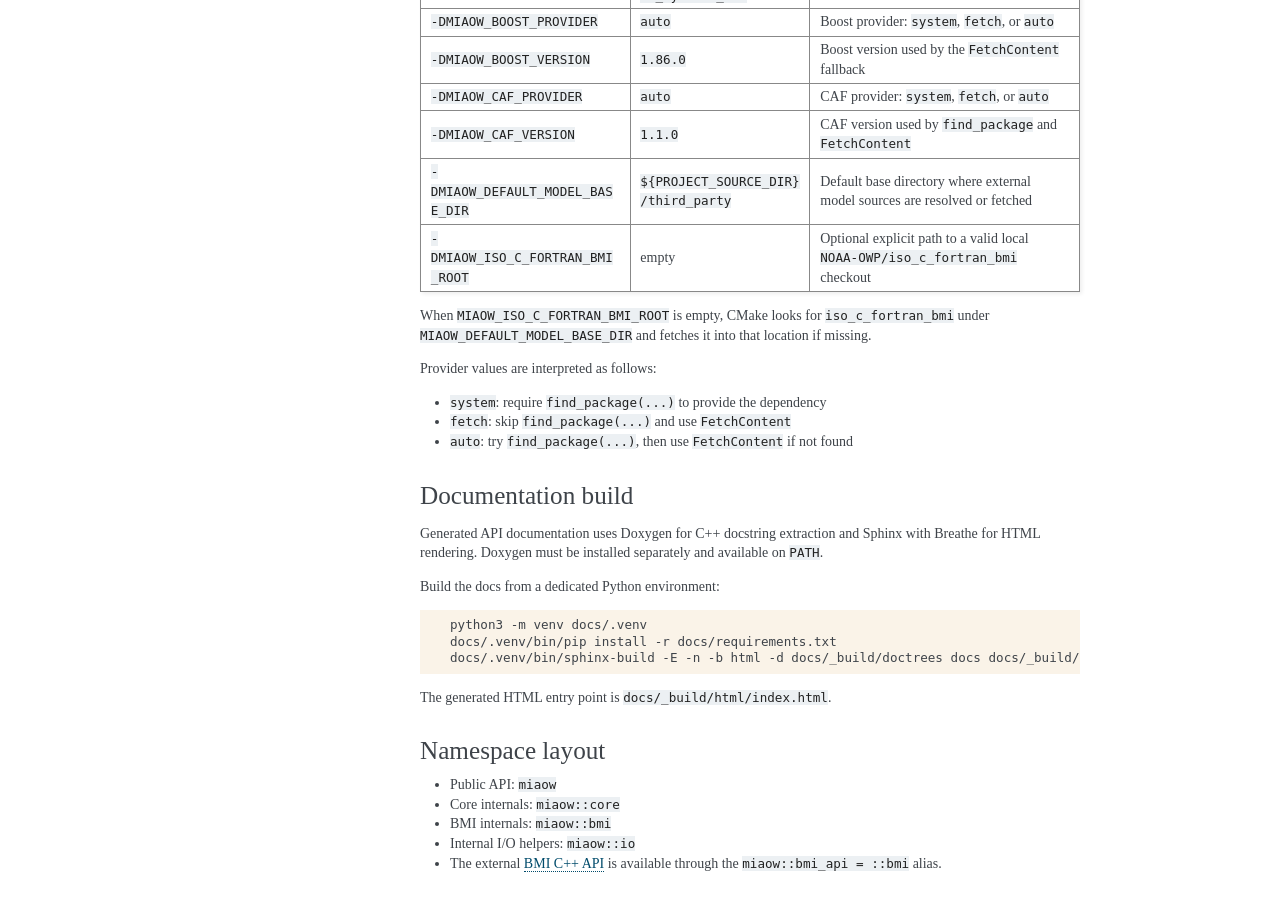
<file: development.html>
<!DOCTYPE html>

<html lang="en" data-content_root="./">
  <head>
    <meta charset="utf-8" />
    <meta name="viewport" content="width=device-width, initial-scale=1.0" /><meta name="viewport" content="width=device-width, initial-scale=1" />

    <title>Development &#8212; MIAOW documentation</title>
    <link rel="stylesheet" type="text/css" href="_static/pygments.css?v=5ecbeea2" />
    <link rel="stylesheet" type="text/css" href="_static/basic.css?v=b08954a9" />
    <link rel="stylesheet" type="text/css" href="_static/alabaster.css?v=5611fc0a" />
    <script src="_static/documentation_options.js?v=7f41d439"></script>
    <script src="_static/doctools.js?v=fd6eb6e6"></script>
    <script src="_static/sphinx_highlight.js?v=6ffebe34"></script>
    <link rel="canonical" href="https://tjbmontoya.com/miaow-framework/development.html" />
    <link rel="index" title="Index" href="genindex.html" />
    <link rel="search" title="Search" href="search.html" />
    <link rel="next" title="API reference" href="api.html" />
    <link rel="prev" title="Examples" href="examples.html" />
   
  <link rel="stylesheet" href="_static/custom.css" type="text/css" />
  

  
  

  </head><body>
  

    <div class="document">
      <div class="documentwrapper">
        <div class="bodywrapper">
          

          <div class="body" role="main">
            
  <section id="development">
<h1>Development<a class="headerlink" href="#development" title="Link to this heading">¶</a></h1>
<section id="repository-development-build">
<h2>Repository development build<a class="headerlink" href="#repository-development-build" title="Link to this heading">¶</a></h2>
<p>Configure and build from the repository root:</p>
<div class="highlight-sh notranslate"><div class="highlight"><pre><span></span>cmake<span class="w"> </span>-S<span class="w"> </span>.<span class="w"> </span>-B<span class="w"> </span>build
cmake<span class="w"> </span>--build<span class="w"> </span>build
</pre></div>
</div>
<p>Run all tests:</p>
<div class="highlight-sh notranslate"><div class="highlight"><pre><span></span>ctest<span class="w"> </span>--test-dir<span class="w"> </span>build<span class="w"> </span>--output-on-failure
</pre></div>
</div>
<p>Run a single test by name:</p>
<div class="highlight-sh notranslate"><div class="highlight"><pre><span></span>ctest<span class="w"> </span>--test-dir<span class="w"> </span>build<span class="w"> </span>-R<span class="w"> </span>&lt;test_name&gt;<span class="w"> </span>--output-on-failure
</pre></div>
</div>
</section>
<section id="library-installation-build">
<h2>Library installation build<a class="headerlink" href="#library-installation-build" title="Link to this heading">¶</a></h2>
<p>Configure a build without examples and select an installation prefix:</p>
<div class="highlight-sh notranslate"><div class="highlight"><pre><span></span>cmake<span class="w"> </span>-S<span class="w"> </span>.<span class="w"> </span>-B<span class="w"> </span>build<span class="w"> </span><span class="se">\</span>
<span class="w">    </span>-DBUILD_EXAMPLES<span class="o">=</span>OFF<span class="w"> </span><span class="se">\</span>
<span class="w">    </span>-DCMAKE_INSTALL_PREFIX<span class="o">=</span><span class="s2">&quot;</span><span class="nv">$HOME</span><span class="s2">/.local&quot;</span>

cmake<span class="w"> </span>--build<span class="w"> </span>build
cmake<span class="w"> </span>--install<span class="w"> </span>build
</pre></div>
</div>
<p>Building MIAOW from source requires C++20 and Fortran compilers. The completed installation can be consumed by a C++-only project without enabling Fortran or requiring a Fortran compiler.</p>
<section id="using-the-installed-package">
<h3>Using the installed package<a class="headerlink" href="#using-the-installed-package" title="Link to this heading">¶</a></h3>
<p>In another project, define the executable or library that uses MIAOW and link it to the installed <code class="docutils literal notranslate"><span class="pre">miaow::miaow</span></code> target. For example, a minimal downstream <code class="docutils literal notranslate"><span class="pre">CMakeLists.txt</span></code> is:</p>
<div class="highlight-cmake notranslate"><div class="highlight"><pre><span></span><span class="nb">cmake_minimum_required</span><span class="p">(</span><span class="s">VERSION</span><span class="w"> </span><span class="s">3.21</span><span class="p">)</span>

<span class="nb">project</span><span class="p">(</span><span class="s">my_program</span><span class="w"> </span><span class="s">LANGUAGES</span><span class="w"> </span><span class="s">CXX</span><span class="p">)</span>

<span class="nb">find_package</span><span class="p">(</span><span class="s">miaow</span><span class="w"> </span><span class="s">CONFIG</span><span class="w"> </span><span class="s">REQUIRED</span><span class="p">)</span>

<span class="nb">add_executable</span><span class="p">(</span><span class="s">my_program</span><span class="w"> </span><span class="s">main.cpp</span><span class="p">)</span>
<span class="nb">target_link_libraries</span><span class="p">(</span><span class="s">my_program</span><span class="w"> </span><span class="s">PRIVATE</span><span class="w"> </span><span class="s">miaow::miaow</span><span class="p">)</span>
</pre></div>
</div>
<p>The imported target supplies the installed MIAOW include directory, requests C++20, and links the required CAF, Boost, and procedural BMI bridge libraries. Source files can include <code class="docutils literal notranslate"><span class="pre">miaow.hpp</span></code>, <code class="docutils literal notranslate"><span class="pre">miaow_bmi.hpp</span></code>, and <code class="docutils literal notranslate"><span class="pre">miaow_io.hpp</span></code> as needed.</p>
<p>If MIAOW was installed under <code class="docutils literal notranslate"><span class="pre">$HOME/.local</span></code> and that prefix is outside CMake’s normal search locations, configure and build the downstream project with:</p>
<div class="highlight-sh notranslate"><div class="highlight"><pre><span></span>cmake<span class="w"> </span>-S<span class="w"> </span>.<span class="w"> </span>-B<span class="w"> </span>build<span class="w"> </span>-DCMAKE_PREFIX_PATH<span class="o">=</span><span class="s2">&quot;</span><span class="nv">$HOME</span><span class="s2">/.local&quot;</span>
cmake<span class="w"> </span>--build<span class="w"> </span>build
</pre></div>
</div>
<p>The MIAOW package locates the required CAF and Boost components when <code class="docutils literal notranslate"><span class="pre">find_package(miaow)</span></code> runs. These dependencies must be discoverable through the system installation, <code class="docutils literal notranslate"><span class="pre">CMAKE_PREFIX_PATH</span></code>, or the downstream project’s CMake toolchain. The installed procedural BMI bridge depends on a compatible Fortran runtime library, such as <code class="docutils literal notranslate"><span class="pre">libgfortran</span></code> when the bridge is built with GNU Fortran. This runtime library must remain available when an application that links to MIAOW runs, but compiling the downstream project does not require a Fortran compiler.</p>
<div class="admonition note">
<p class="admonition-title">Note</p>
<p>Select the MIAOW installation prefix with <code class="docutils literal notranslate"><span class="pre">CMAKE_INSTALL_PREFIX</span></code> during configuration. If the installation prefix is changed after configuration, including with <code class="docutils literal notranslate"><span class="pre">cmake</span> <span class="pre">--install</span> <span class="pre">--prefix</span></code>, MIAOW continues to search for <code class="docutils literal notranslate"><span class="pre">miaow_subprocess</span></code> under the configured prefix. To change the default subprocess executable prefix, reconfigure and rebuild MIAOW with the new prefix. Alternatively, set <code class="docutils literal notranslate"><span class="pre">Task::subprocess_path_</span></code> explicitly for individual tasks.</p>
</div>
</section>
</section>
<section id="build-options">
<span id="id1"></span><h2>Build options<a class="headerlink" href="#build-options" title="Link to this heading">¶</a></h2>
<p>These are the top-level CMake options:</p>
<table class="docutils align-default">
<colgroup>
<col style="width: 31.8%" />
<col style="width: 27.3%" />
<col style="width: 40.9%" />
</colgroup>
<thead>
<tr class="row-odd"><th class="head"><p>Flag</p></th>
<th class="head"><p>Default</p></th>
<th class="head"><p>Description</p></th>
</tr>
</thead>
<tbody>
<tr class="row-even"><td><p><code class="docutils literal notranslate"><span class="pre">-DBUILD_EXAMPLES</span></code></p></td>
<td><p><code class="docutils literal notranslate"><span class="pre">ON</span></code></p></td>
<td><p>Build selected example programs</p></td>
</tr>
<tr class="row-odd"><td><p><code class="docutils literal notranslate"><span class="pre">-DMIAOW_EXAMPLES</span></code></p></td>
<td><div class="line-block">
<div class="line"><code class="docutils literal notranslate"><span class="pre">00_hello;01_heat;</span></code></div>
<div class="line"><code class="docutils literal notranslate"><span class="pre">02_soil_freeze_thaw;</span></code></div>
<div class="line"><code class="docutils literal notranslate"><span class="pre">03_dynamic_bmi</span></code></div>
</div>
</td>
<td><p>Semicolon-separated list of examples to build when <code class="docutils literal notranslate"><span class="pre">BUILD_EXAMPLES</span></code> is enabled</p></td>
</tr>
<tr class="row-even"><td><p><code class="docutils literal notranslate"><span class="pre">-DMIAOW_BOOST_PROVIDER</span></code></p></td>
<td><p><code class="docutils literal notranslate"><span class="pre">auto</span></code></p></td>
<td><p>Boost provider: <code class="docutils literal notranslate"><span class="pre">system</span></code>, <code class="docutils literal notranslate"><span class="pre">fetch</span></code>, or <code class="docutils literal notranslate"><span class="pre">auto</span></code></p></td>
</tr>
<tr class="row-odd"><td><p><code class="docutils literal notranslate"><span class="pre">-DMIAOW_BOOST_VERSION</span></code></p></td>
<td><p><code class="docutils literal notranslate"><span class="pre">1.86.0</span></code></p></td>
<td><p>Boost version used by the <code class="docutils literal notranslate"><span class="pre">FetchContent</span></code> fallback</p></td>
</tr>
<tr class="row-even"><td><p><code class="docutils literal notranslate"><span class="pre">-DMIAOW_CAF_PROVIDER</span></code></p></td>
<td><p><code class="docutils literal notranslate"><span class="pre">auto</span></code></p></td>
<td><p>CAF provider: <code class="docutils literal notranslate"><span class="pre">system</span></code>, <code class="docutils literal notranslate"><span class="pre">fetch</span></code>, or <code class="docutils literal notranslate"><span class="pre">auto</span></code></p></td>
</tr>
<tr class="row-odd"><td><p><code class="docutils literal notranslate"><span class="pre">-DMIAOW_CAF_VERSION</span></code></p></td>
<td><p><code class="docutils literal notranslate"><span class="pre">1.1.0</span></code></p></td>
<td><p>CAF version used by <code class="docutils literal notranslate"><span class="pre">find_package</span></code> and <code class="docutils literal notranslate"><span class="pre">FetchContent</span></code></p></td>
</tr>
<tr class="row-even"><td><p><code class="docutils literal notranslate"><span class="pre">-DMIAOW_DEFAULT_MODEL_BASE_DIR</span></code></p></td>
<td><p><code class="docutils literal notranslate"><span class="pre">${PROJECT_SOURCE_DIR}/third_party</span></code></p></td>
<td><p>Default base directory where external model sources are resolved or fetched</p></td>
</tr>
<tr class="row-odd"><td><p><code class="docutils literal notranslate"><span class="pre">-DMIAOW_ISO_C_FORTRAN_BMI_ROOT</span></code></p></td>
<td><p>empty</p></td>
<td><p>Optional explicit path to a valid local <code class="docutils literal notranslate"><span class="pre">NOAA-OWP/iso_c_fortran_bmi</span></code> checkout</p></td>
</tr>
</tbody>
</table>
<p>When <code class="docutils literal notranslate"><span class="pre">MIAOW_ISO_C_FORTRAN_BMI_ROOT</span></code> is empty, CMake looks for <code class="docutils literal notranslate"><span class="pre">iso_c_fortran_bmi</span></code> under <code class="docutils literal notranslate"><span class="pre">MIAOW_DEFAULT_MODEL_BASE_DIR</span></code> and fetches it into that location if missing.</p>
<p>Provider values are interpreted as follows:</p>
<ul class="simple">
<li><p><code class="docutils literal notranslate"><span class="pre">system</span></code>: require <code class="docutils literal notranslate"><span class="pre">find_package(...)</span></code> to provide the dependency</p></li>
<li><p><code class="docutils literal notranslate"><span class="pre">fetch</span></code>: skip <code class="docutils literal notranslate"><span class="pre">find_package(...)</span></code> and use <code class="docutils literal notranslate"><span class="pre">FetchContent</span></code></p></li>
<li><p><code class="docutils literal notranslate"><span class="pre">auto</span></code>: try <code class="docutils literal notranslate"><span class="pre">find_package(...)</span></code>, then use <code class="docutils literal notranslate"><span class="pre">FetchContent</span></code> if not found</p></li>
</ul>
</section>
<section id="documentation-build">
<h2>Documentation build<a class="headerlink" href="#documentation-build" title="Link to this heading">¶</a></h2>
<p>Generated API documentation uses Doxygen for C++ docstring extraction and Sphinx with Breathe for HTML rendering. Doxygen must be installed separately and available on <code class="docutils literal notranslate"><span class="pre">PATH</span></code>.</p>
<p>Build the docs from a dedicated Python environment:</p>
<div class="highlight-sh notranslate"><div class="highlight"><pre><span></span>python3<span class="w"> </span>-m<span class="w"> </span>venv<span class="w"> </span>docs/.venv
docs/.venv/bin/pip<span class="w"> </span>install<span class="w"> </span>-r<span class="w"> </span>docs/requirements.txt
docs/.venv/bin/sphinx-build<span class="w"> </span>-E<span class="w"> </span>-n<span class="w"> </span>-b<span class="w"> </span>html<span class="w"> </span>-d<span class="w"> </span>docs/_build/doctrees<span class="w"> </span>docs<span class="w"> </span>docs/_build/html
</pre></div>
</div>
<p>The generated HTML entry point is <code class="docutils literal notranslate"><span class="pre">docs/_build/html/index.html</span></code>.</p>
</section>
<section id="namespace-layout">
<h2>Namespace layout<a class="headerlink" href="#namespace-layout" title="Link to this heading">¶</a></h2>
<ul class="simple">
<li><p>Public API: <code class="docutils literal notranslate"><span class="pre">miaow</span></code></p></li>
<li><p>Core internals: <code class="docutils literal notranslate"><span class="pre">miaow::core</span></code></p></li>
<li><p>BMI internals: <code class="docutils literal notranslate"><span class="pre">miaow::bmi</span></code></p></li>
<li><p>Internal I/O helpers: <code class="docutils literal notranslate"><span class="pre">miaow::io</span></code></p></li>
<li><p>The external <a class="reference external" href="https://github.com/csdms/bmi-cxx/tree/master">BMI C++ API</a> is available through the <code class="docutils literal notranslate"><span class="pre">miaow::bmi_api</span> <span class="pre">=</span> <span class="pre">::bmi</span></code> alias.</p></li>
</ul>
</section>
</section>


          </div>
          
        </div>
      </div>
      <div class="sphinxsidebar" role="navigation" aria-label="Main">
        <div class="sphinxsidebarwrapper">
            <p class="logo"><a href="index.html">
              <img class="logo" src="_static/miaow_logo.svg" alt="Logo of MIAOW"/>
            </a></p>
<h1 class="logo"><a href="index.html">MIAOW</a></h1>









<search id="searchbox" style="display: none" role="search">
    <div class="searchformwrapper">
    <form class="search" action="search.html" method="get">
      <input type="text" name="q" aria-labelledby="searchlabel" autocomplete="off" autocorrect="off" autocapitalize="off" spellcheck="false" placeholder="Search"/>
      <input type="submit" value="Go" />
    </form>
    </div>
</search>
<script>document.getElementById('searchbox').style.display = "block"</script><h3>Navigation</h3>
<ul class="current">
<li class="toctree-l1"><a class="reference internal" href="architecture.html">Architecture</a></li>
<li class="toctree-l1"><a class="reference internal" href="bmi.html">BMI integration</a></li>
<li class="toctree-l1"><a class="reference internal" href="examples.html">Examples</a></li>
<li class="toctree-l1 current"><a class="current reference internal" href="#">Development</a><ul>
<li class="toctree-l2"><a class="reference internal" href="#repository-development-build">Repository development build</a></li>
<li class="toctree-l2"><a class="reference internal" href="#library-installation-build">Library installation build</a></li>
<li class="toctree-l2"><a class="reference internal" href="#build-options">Build options</a></li>
<li class="toctree-l2"><a class="reference internal" href="#documentation-build">Documentation build</a></li>
<li class="toctree-l2"><a class="reference internal" href="#namespace-layout">Namespace layout</a></li>
</ul>
</li>
<li class="toctree-l1"><a class="reference internal" href="api.html">API reference</a></li>
</ul>

<div class="relations">
<h3>Related Topics</h3>
<ul>
  <li><a href="index.html">Documentation overview</a><ul>
      <li>Previous: <a href="examples.html" title="previous chapter">Examples</a></li>
      <li>Next: <a href="api.html" title="next chapter">API reference</a></li>
  </ul></li>
</ul>
</div>








        </div>
      </div>
      <div class="clearer"></div>
    </div>
    <div class="footer">
      
      
    </div>

    

    
  </body>
</html>
</file>
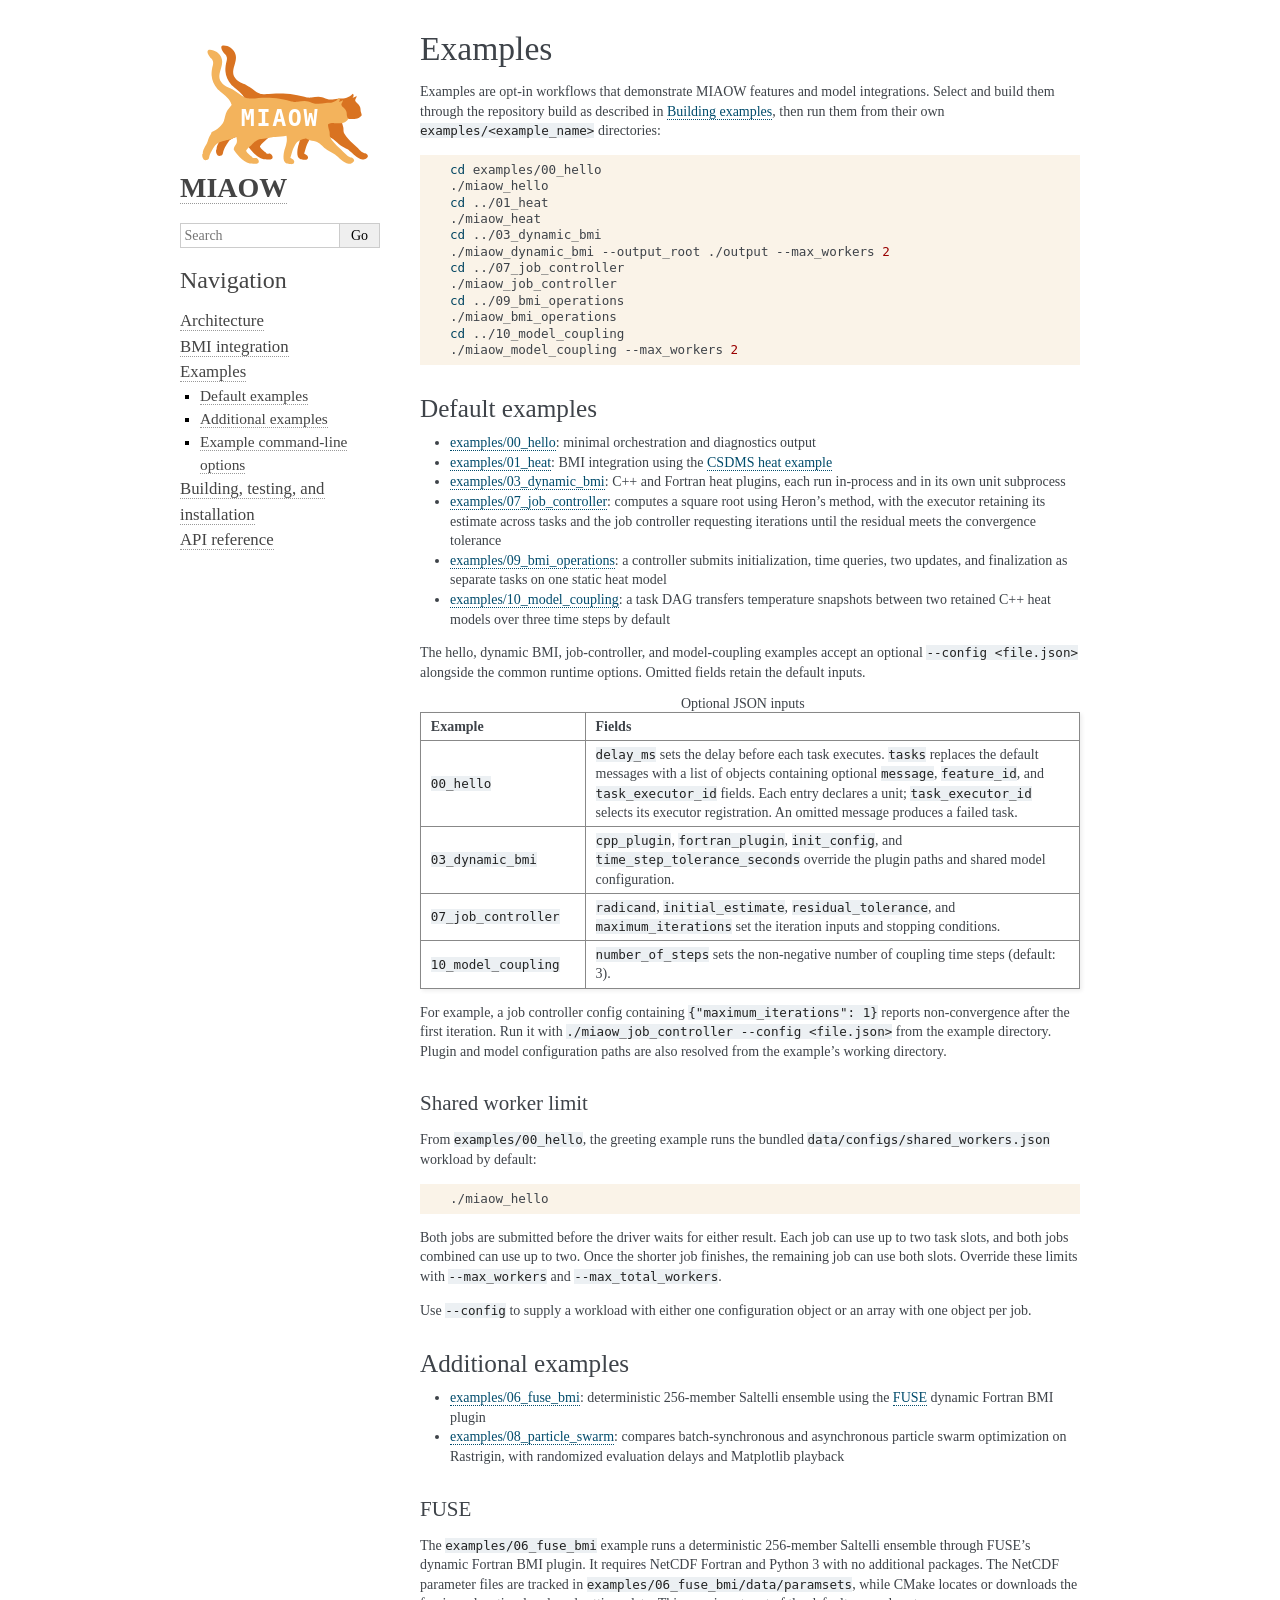
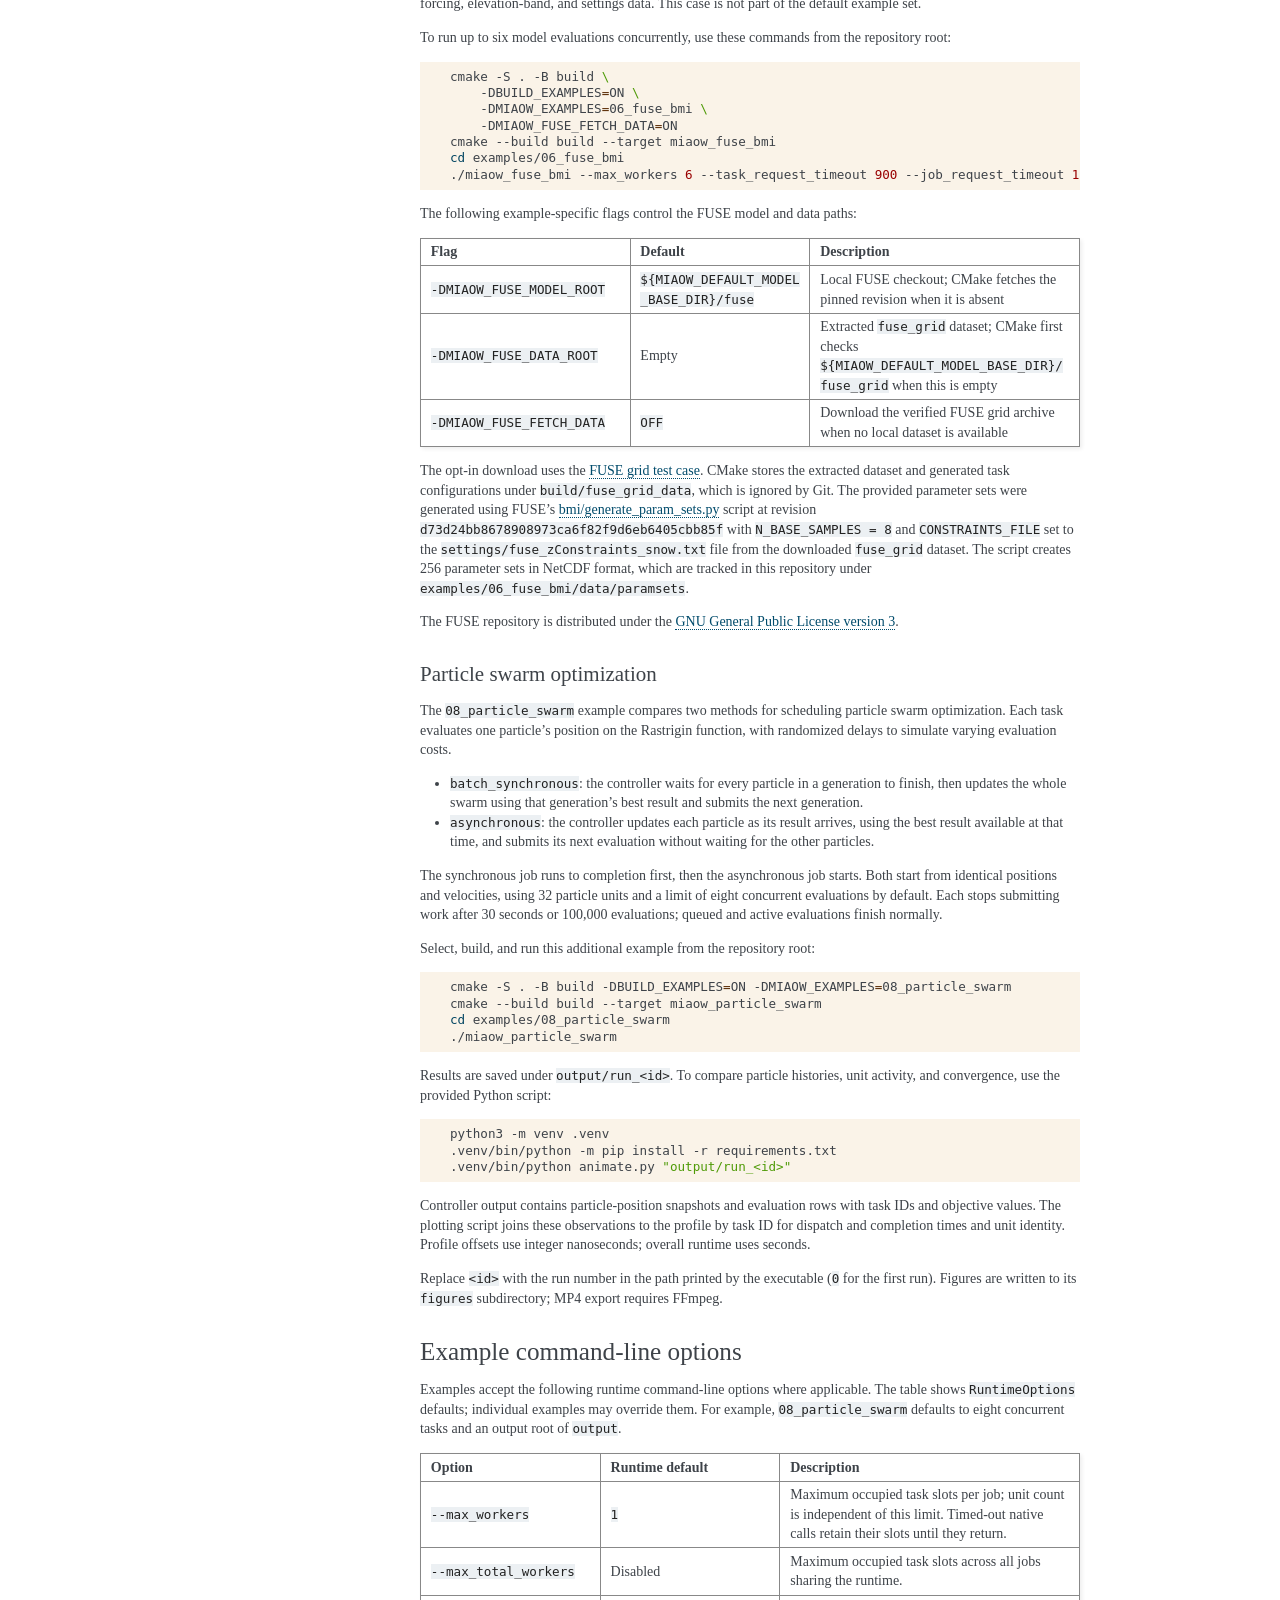
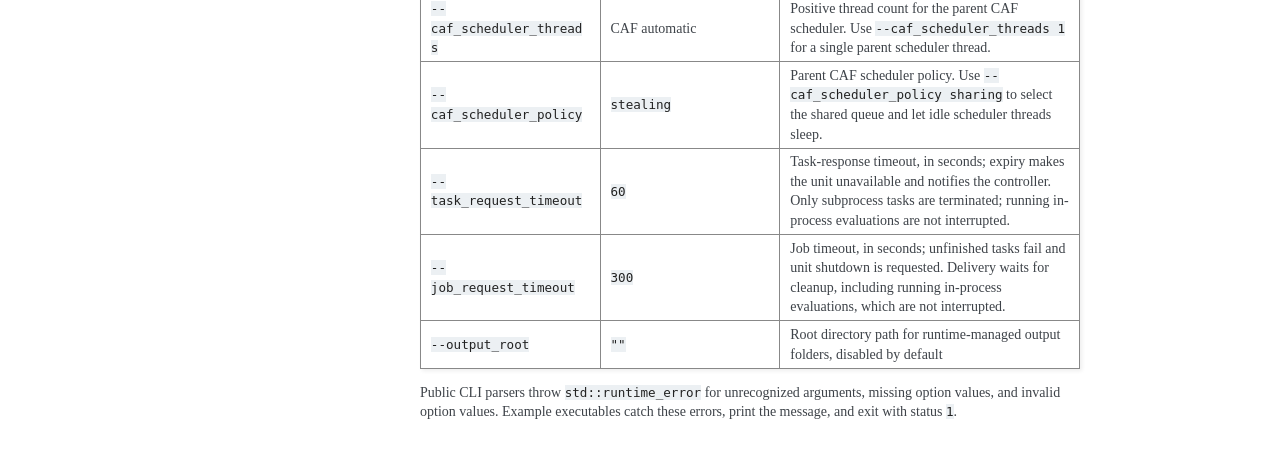
<file: examples.html>
<!DOCTYPE html>

<html lang="en" data-content_root="./">
  <head>
    <meta charset="utf-8" />
    <meta name="viewport" content="width=device-width, initial-scale=1.0" /><meta name="viewport" content="width=device-width, initial-scale=1" />

    <title>Examples &#8212; MIAOW documentation</title>
    <link rel="stylesheet" type="text/css" href="_static/pygments.css?v=5ecbeea2" />
    <link rel="stylesheet" type="text/css" href="_static/basic.css?v=b08954a9" />
    <link rel="stylesheet" type="text/css" href="_static/alabaster.css?v=5611fc0a" />
    <script src="_static/documentation_options.js?v=7f41d439"></script>
    <script src="_static/doctools.js?v=fd6eb6e6"></script>
    <script src="_static/sphinx_highlight.js?v=6ffebe34"></script>
    <link rel="canonical" href="https://tjbmontoya.com/miaow-framework/examples.html" />
    <link rel="index" title="Index" href="genindex.html" />
    <link rel="search" title="Search" href="search.html" />
    <link rel="next" title="Building, testing, and installation" href="building.html" />
    <link rel="prev" title="BMI integration" href="bmi.html" />
   
  <link rel="stylesheet" href="_static/custom.css" type="text/css" />
  

  
  

  </head><body>
  

    <div class="document">
      <div class="documentwrapper">
        <div class="bodywrapper">
          

          <div class="body" role="main">
            
  <section id="examples">
<h1>Examples<a class="headerlink" href="#examples" title="Link to this heading">¶</a></h1>
<p>Examples are opt-in workflows that demonstrate MIAOW features and model integrations. Select and build them through the repository build as described in <a class="reference internal" href="building.html#building-examples"><span class="std std-ref">Building examples</span></a>, then run them from their own <code class="docutils literal notranslate"><span class="pre">examples/&lt;example_name&gt;</span></code> directories:</p>
<div class="highlight-sh notranslate"><div class="highlight"><pre><span></span><span class="nb">cd</span><span class="w"> </span>examples/00_hello
./miaow_hello
<span class="nb">cd</span><span class="w"> </span>../01_heat
./miaow_heat
<span class="nb">cd</span><span class="w"> </span>../03_dynamic_bmi
./miaow_dynamic_bmi<span class="w"> </span>--output_root<span class="w"> </span>./output<span class="w"> </span>--max_workers<span class="w"> </span><span class="m">2</span>
<span class="nb">cd</span><span class="w"> </span>../07_job_controller
./miaow_job_controller
<span class="nb">cd</span><span class="w"> </span>../09_bmi_operations
./miaow_bmi_operations
<span class="nb">cd</span><span class="w"> </span>../10_model_coupling
./miaow_model_coupling<span class="w"> </span>--max_workers<span class="w"> </span><span class="m">2</span>
</pre></div>
</div>
<section id="default-examples">
<h2>Default examples<a class="headerlink" href="#default-examples" title="Link to this heading">¶</a></h2>
<ul class="simple">
<li><p><a class="reference external" href="https://github.com/uofs-simlab/miaow-framework/tree/main/examples/00_hello">examples/00_hello</a>: minimal orchestration and diagnostics output</p></li>
<li><p><a class="reference external" href="https://github.com/uofs-simlab/miaow-framework/tree/main/examples/01_heat">examples/01_heat</a>: BMI integration using the <a class="reference external" href="https://github.com/csdms/bmi-example-cxx">CSDMS heat example</a></p></li>
<li><p><a class="reference external" href="https://github.com/uofs-simlab/miaow-framework/tree/main/examples/03_dynamic_bmi">examples/03_dynamic_bmi</a>: C++ and Fortran heat plugins, each run in-process and in its own unit subprocess</p></li>
<li><p><a class="reference external" href="https://github.com/uofs-simlab/miaow-framework/tree/main/examples/07_job_controller">examples/07_job_controller</a>: computes a square root using Heron’s method, with the executor retaining its estimate across tasks and the job controller requesting iterations until the residual meets the convergence tolerance</p></li>
<li><p><a class="reference external" href="https://github.com/uofs-simlab/miaow-framework/tree/main/examples/09_bmi_operations">examples/09_bmi_operations</a>: a controller submits initialization, time queries, two updates, and finalization as separate tasks on one static heat model</p></li>
<li><p><a class="reference external" href="https://github.com/uofs-simlab/miaow-framework/tree/main/examples/10_model_coupling">examples/10_model_coupling</a>: a task DAG transfers temperature snapshots between two retained C++ heat models over three time steps by default</p></li>
</ul>
<p>The hello, dynamic BMI, job-controller, and model-coupling examples accept an optional <code class="docutils literal notranslate"><span class="pre">--config</span> <span class="pre">&lt;file.json&gt;</span></code> alongside the common runtime options. Omitted fields retain the default inputs.</p>
<table class="docutils align-default" id="id2">
<caption><span class="caption-text">Optional JSON inputs</span><a class="headerlink" href="#id2" title="Link to this table">¶</a></caption>
<colgroup>
<col style="width: 25.0%" />
<col style="width: 75.0%" />
</colgroup>
<thead>
<tr class="row-odd"><th class="head"><p>Example</p></th>
<th class="head"><p>Fields</p></th>
</tr>
</thead>
<tbody>
<tr class="row-even"><td><p><code class="docutils literal notranslate"><span class="pre">00_hello</span></code></p></td>
<td><p><code class="docutils literal notranslate"><span class="pre">delay_ms</span></code> sets the delay before each task executes. <code class="docutils literal notranslate"><span class="pre">tasks</span></code> replaces the default messages with a list of objects containing optional <code class="docutils literal notranslate"><span class="pre">message</span></code>, <code class="docutils literal notranslate"><span class="pre">feature_id</span></code>, and <code class="docutils literal notranslate"><span class="pre">task_executor_id</span></code> fields. Each entry declares a unit; <code class="docutils literal notranslate"><span class="pre">task_executor_id</span></code> selects its executor registration. An omitted message produces a failed task.</p></td>
</tr>
<tr class="row-odd"><td><p><code class="docutils literal notranslate"><span class="pre">03_dynamic_bmi</span></code></p></td>
<td><p><code class="docutils literal notranslate"><span class="pre">cpp_plugin</span></code>, <code class="docutils literal notranslate"><span class="pre">fortran_plugin</span></code>, <code class="docutils literal notranslate"><span class="pre">init_config</span></code>, and <code class="docutils literal notranslate"><span class="pre">time_step_tolerance_seconds</span></code> override the plugin paths and shared model configuration.</p></td>
</tr>
<tr class="row-even"><td><p><code class="docutils literal notranslate"><span class="pre">07_job_controller</span></code></p></td>
<td><p><code class="docutils literal notranslate"><span class="pre">radicand</span></code>, <code class="docutils literal notranslate"><span class="pre">initial_estimate</span></code>, <code class="docutils literal notranslate"><span class="pre">residual_tolerance</span></code>, and <code class="docutils literal notranslate"><span class="pre">maximum_iterations</span></code> set the iteration inputs and stopping conditions.</p></td>
</tr>
<tr class="row-odd"><td><p><code class="docutils literal notranslate"><span class="pre">10_model_coupling</span></code></p></td>
<td><p><code class="docutils literal notranslate"><span class="pre">number_of_steps</span></code> sets the non-negative number of coupling time steps (default: 3).</p></td>
</tr>
</tbody>
</table>
<p>For example, a job controller config containing <code class="docutils literal notranslate"><span class="pre">{&quot;maximum_iterations&quot;:</span> <span class="pre">1}</span></code> reports non-convergence after the first iteration. Run it with <code class="docutils literal notranslate"><span class="pre">./miaow_job_controller</span> <span class="pre">--config</span> <span class="pre">&lt;file.json&gt;</span></code> from the example directory. Plugin and model configuration paths are also resolved from the example’s working directory.</p>
<section id="shared-worker-limit">
<h3>Shared worker limit<a class="headerlink" href="#shared-worker-limit" title="Link to this heading">¶</a></h3>
<p>From <code class="docutils literal notranslate"><span class="pre">examples/00_hello</span></code>, the greeting example runs the bundled <code class="docutils literal notranslate"><span class="pre">data/configs/shared_workers.json</span></code> workload by default:</p>
<div class="highlight-sh notranslate"><div class="highlight"><pre><span></span>./miaow_hello
</pre></div>
</div>
<p>Both jobs are submitted before the driver waits for either result. Each job can use up to two task slots, and both jobs combined can use up to two. Once the shorter job finishes, the remaining job can use both slots. Override these limits with <code class="docutils literal notranslate"><span class="pre">--max_workers</span></code> and <code class="docutils literal notranslate"><span class="pre">--max_total_workers</span></code>.</p>
<p>Use <code class="docutils literal notranslate"><span class="pre">--config</span></code> to supply a workload with either one configuration object or an array with one object per job.</p>
</section>
</section>
<section id="additional-examples">
<h2>Additional examples<a class="headerlink" href="#additional-examples" title="Link to this heading">¶</a></h2>
<ul class="simple">
<li><p><a class="reference external" href="https://github.com/uofs-simlab/miaow-framework/tree/main/examples/06_fuse_bmi">examples/06_fuse_bmi</a>: deterministic 256-member Saltelli ensemble using the <a class="reference external" href="https://github.com/uofs-simlab/fuse">FUSE</a> dynamic Fortran BMI plugin</p></li>
<li><p><a class="reference external" href="https://github.com/uofs-simlab/miaow-framework/tree/main/examples/08_particle_swarm">examples/08_particle_swarm</a>: compares batch-synchronous and asynchronous particle swarm optimization on Rastrigin, with randomized evaluation delays and Matplotlib playback</p></li>
</ul>
<section id="id1">
<h3>FUSE<a class="headerlink" href="#id1" title="Link to this heading">¶</a></h3>
<p>The <code class="docutils literal notranslate"><span class="pre">examples/06_fuse_bmi</span></code> example runs a deterministic 256-member Saltelli ensemble through FUSE’s dynamic Fortran BMI plugin. It requires NetCDF Fortran and Python 3 with no additional packages. The NetCDF parameter files are tracked in <code class="docutils literal notranslate"><span class="pre">examples/06_fuse_bmi/data/paramsets</span></code>, while CMake locates or downloads the forcing, elevation-band, and settings data. This case is not part of the default example set.</p>
<p>To run up to six model evaluations concurrently, use these commands from the repository root:</p>
<div class="highlight-sh notranslate"><div class="highlight"><pre><span></span>cmake<span class="w"> </span>-S<span class="w"> </span>.<span class="w"> </span>-B<span class="w"> </span>build<span class="w"> </span><span class="se">\</span>
<span class="w">    </span>-DBUILD_EXAMPLES<span class="o">=</span>ON<span class="w"> </span><span class="se">\</span>
<span class="w">    </span>-DMIAOW_EXAMPLES<span class="o">=</span>06_fuse_bmi<span class="w"> </span><span class="se">\</span>
<span class="w">    </span>-DMIAOW_FUSE_FETCH_DATA<span class="o">=</span>ON
cmake<span class="w"> </span>--build<span class="w"> </span>build<span class="w"> </span>--target<span class="w"> </span>miaow_fuse_bmi
<span class="nb">cd</span><span class="w"> </span>examples/06_fuse_bmi
./miaow_fuse_bmi<span class="w"> </span>--max_workers<span class="w"> </span><span class="m">6</span><span class="w"> </span>--task_request_timeout<span class="w"> </span><span class="m">900</span><span class="w"> </span>--job_request_timeout<span class="w"> </span><span class="m">14400</span>
</pre></div>
</div>
<p>The following example-specific flags control the FUSE model and data paths:</p>
<table class="docutils align-default">
<colgroup>
<col style="width: 31.8%" />
<col style="width: 27.3%" />
<col style="width: 40.9%" />
</colgroup>
<thead>
<tr class="row-odd"><th class="head"><p>Flag</p></th>
<th class="head"><p>Default</p></th>
<th class="head"><p>Description</p></th>
</tr>
</thead>
<tbody>
<tr class="row-even"><td><p><code class="docutils literal notranslate"><span class="pre">-DMIAOW_FUSE_MODEL_ROOT</span></code></p></td>
<td><p><code class="docutils literal notranslate"><span class="pre">${MIAOW_DEFAULT_MODEL_BASE_DIR}/fuse</span></code></p></td>
<td><p>Local FUSE checkout; CMake fetches the pinned revision when it is absent</p></td>
</tr>
<tr class="row-odd"><td><p><code class="docutils literal notranslate"><span class="pre">-DMIAOW_FUSE_DATA_ROOT</span></code></p></td>
<td><p>Empty</p></td>
<td><p>Extracted <code class="docutils literal notranslate"><span class="pre">fuse_grid</span></code> dataset; CMake first checks <code class="docutils literal notranslate"><span class="pre">${MIAOW_DEFAULT_MODEL_BASE_DIR}/fuse_grid</span></code> when this is empty</p></td>
</tr>
<tr class="row-even"><td><p><code class="docutils literal notranslate"><span class="pre">-DMIAOW_FUSE_FETCH_DATA</span></code></p></td>
<td><p><code class="docutils literal notranslate"><span class="pre">OFF</span></code></p></td>
<td><p>Download the verified FUSE grid archive when no local dataset is available</p></td>
</tr>
</tbody>
</table>
<p>The opt-in download uses the <a class="reference external" href="https://dl.dropboxusercontent.com/s/g5193e0n01ao33d/fuse_grid.zip?dl=0">FUSE grid test case</a>. CMake stores the extracted dataset and generated task configurations under <code class="docutils literal notranslate"><span class="pre">build/fuse_grid_data</span></code>, which is ignored by Git. The provided parameter sets were generated using FUSE’s <a class="reference external" href="https://github.com/uofs-simlab/fuse/blob/d73d24bb8678908973ca6f82f9d6eb6405cbb85f/bmi/generate_param_sets.py">bmi/generate_param_sets.py</a> script at revision <code class="docutils literal notranslate"><span class="pre">d73d24bb8678908973ca6f82f9d6eb6405cbb85f</span></code> with <code class="docutils literal notranslate"><span class="pre">N_BASE_SAMPLES</span> <span class="pre">=</span> <span class="pre">8</span></code> and <code class="docutils literal notranslate"><span class="pre">CONSTRAINTS_FILE</span></code> set to the <code class="docutils literal notranslate"><span class="pre">settings/fuse_zConstraints_snow.txt</span></code> file from the downloaded <code class="docutils literal notranslate"><span class="pre">fuse_grid</span></code> dataset. The script creates 256 parameter sets in NetCDF format, which are tracked in this repository under <code class="docutils literal notranslate"><span class="pre">examples/06_fuse_bmi/data/paramsets</span></code>.</p>
<p>The FUSE repository is distributed under the <a class="reference external" href="https://github.com/uofs-simlab/fuse/blob/master/COPYING">GNU General Public License version 3</a>.</p>
</section>
<section id="particle-swarm-optimization">
<h3>Particle swarm optimization<a class="headerlink" href="#particle-swarm-optimization" title="Link to this heading">¶</a></h3>
<p>The <code class="docutils literal notranslate"><span class="pre">08_particle_swarm</span></code> example compares two methods for scheduling particle swarm optimization. Each task evaluates one particle’s position on the Rastrigin function, with randomized delays to simulate varying evaluation costs.</p>
<ul class="simple">
<li><p><code class="docutils literal notranslate"><span class="pre">batch_synchronous</span></code>: the controller waits for every particle in a generation to finish, then updates the whole swarm using that generation’s best result and submits the next generation.</p></li>
<li><p><code class="docutils literal notranslate"><span class="pre">asynchronous</span></code>: the controller updates each particle as its result arrives, using the best result available at that time, and submits its next evaluation without waiting for the other particles.</p></li>
</ul>
<p>The synchronous job runs to completion first, then the asynchronous job starts. Both start from identical positions and velocities, using 32 particle units and a limit of eight concurrent evaluations by default. Each stops submitting work after 30 seconds or 100,000 evaluations; queued and active evaluations finish normally.</p>
<p>Select, build, and run this additional example from the repository root:</p>
<div class="highlight-sh notranslate"><div class="highlight"><pre><span></span>cmake<span class="w"> </span>-S<span class="w"> </span>.<span class="w"> </span>-B<span class="w"> </span>build<span class="w"> </span>-DBUILD_EXAMPLES<span class="o">=</span>ON<span class="w"> </span>-DMIAOW_EXAMPLES<span class="o">=</span>08_particle_swarm
cmake<span class="w"> </span>--build<span class="w"> </span>build<span class="w"> </span>--target<span class="w"> </span>miaow_particle_swarm
<span class="nb">cd</span><span class="w"> </span>examples/08_particle_swarm
./miaow_particle_swarm
</pre></div>
</div>
<p>Results are saved under <code class="docutils literal notranslate"><span class="pre">output/run_&lt;id&gt;</span></code>. To compare particle histories, unit activity, and convergence, use the provided Python script:</p>
<div class="highlight-sh notranslate"><div class="highlight"><pre><span></span>python3<span class="w"> </span>-m<span class="w"> </span>venv<span class="w"> </span>.venv
.venv/bin/python<span class="w"> </span>-m<span class="w"> </span>pip<span class="w"> </span>install<span class="w"> </span>-r<span class="w"> </span>requirements.txt
.venv/bin/python<span class="w"> </span>animate.py<span class="w"> </span><span class="s2">"output/run_&lt;id&gt;"</span>
</pre></div>
</div>
<p>Controller output contains particle-position snapshots and evaluation rows with task IDs and objective values. The plotting script joins these observations to the profile by task ID for dispatch and completion times and unit identity. Profile offsets use integer nanoseconds; overall runtime uses seconds.</p>
<p>Replace <code class="docutils literal notranslate"><span class="pre">&lt;id&gt;</span></code> with the run number in the path printed by the executable (<code class="docutils literal notranslate"><span class="pre">0</span></code> for the first run). Figures are written to its <code class="docutils literal notranslate"><span class="pre">figures</span></code> subdirectory; MP4 export requires FFmpeg.</p>
</section>
</section>
<section id="example-command-line-options">
<h2>Example command-line options<a class="headerlink" href="#example-command-line-options" title="Link to this heading">¶</a></h2>
<p>Examples accept the following runtime command-line options where applicable. The table shows <code class="docutils literal notranslate"><span class="pre">RuntimeOptions</span></code> defaults; individual examples may override them. For example, <code class="docutils literal notranslate"><span class="pre">08_particle_swarm</span></code> defaults to eight concurrent tasks and an output root of <code class="docutils literal notranslate"><span class="pre">output</span></code>.</p>
<table class="docutils align-default">
<colgroup>
<col style="width: 27.3%" />
<col style="width: 27.3%" />
<col style="width: 45.5%" />
</colgroup>
<thead>
<tr class="row-odd"><th class="head"><p>Option</p></th>
<th class="head"><p>Runtime default</p></th>
<th class="head"><p>Description</p></th>
</tr>
</thead>
<tbody>
<tr class="row-even"><td><p><code class="docutils literal notranslate"><span class="pre">--max_workers</span></code></p></td>
<td><p><code class="docutils literal notranslate"><span class="pre">1</span></code></p></td>
<td><p>Maximum occupied task slots per job; unit count is independent of this limit. Timed-out native calls retain their slots until they return.</p></td>
</tr>
<tr class="row-odd"><td><p><code class="docutils literal notranslate"><span class="pre">--max_total_workers</span></code></p></td>
<td><p>Disabled</p></td>
<td><p>Maximum occupied task slots across all jobs sharing the runtime.</p></td>
</tr>
<tr class="row-even"><td><p><code class="docutils literal notranslate"><span class="pre">--caf_scheduler_threads</span></code></p></td>
<td><p>CAF automatic</p></td>
<td><p>Positive thread count for the parent CAF scheduler. Use <code class="docutils literal notranslate"><span class="pre">--caf_scheduler_threads</span> <span class="pre">1</span></code> for a single parent scheduler thread.</p></td>
</tr>
<tr class="row-odd"><td><p><code class="docutils literal notranslate"><span class="pre">--caf_scheduler_policy</span></code></p></td>
<td><p><code class="docutils literal notranslate"><span class="pre">stealing</span></code></p></td>
<td><p>Parent CAF scheduler policy. Use <code class="docutils literal notranslate"><span class="pre">--caf_scheduler_policy</span> <span class="pre">sharing</span></code> to select the shared queue and let idle scheduler threads sleep.</p></td>
</tr>
<tr class="row-even"><td><p><code class="docutils literal notranslate"><span class="pre">--task_request_timeout</span></code></p></td>
<td><p><code class="docutils literal notranslate"><span class="pre">60</span></code></p></td>
<td><p>Task-response timeout, in seconds; expiry makes the unit unavailable and notifies the controller. Only subprocess tasks are terminated; running in-process evaluations are not interrupted.</p></td>
</tr>
<tr class="row-odd"><td><p><code class="docutils literal notranslate"><span class="pre">--job_request_timeout</span></code></p></td>
<td><p><code class="docutils literal notranslate"><span class="pre">300</span></code></p></td>
<td><p>Job timeout, in seconds; unfinished tasks fail and unit shutdown is requested. Delivery waits for cleanup, including running in-process evaluations, which are not interrupted.</p></td>
</tr>
<tr class="row-even"><td><p><code class="docutils literal notranslate"><span class="pre">--output_root</span></code></p></td>
<td><p><code class="docutils literal notranslate"><span class="pre">&quot;&quot;</span></code></p></td>
<td><p>Root directory path for runtime-managed output folders, disabled by default</p></td>
</tr>
</tbody>
</table>
<p>Public CLI parsers throw <code class="docutils literal notranslate"><span class="pre">std::runtime_error</span></code> for unrecognized arguments, missing option values, and invalid option values. Example executables catch these errors, print the message, and exit with status <code class="docutils literal notranslate"><span class="pre">1</span></code>.</p>
</section>
</section>


          </div>
          
        </div>
      </div>
      <div class="sphinxsidebar" role="navigation" aria-label="Main">
        <div class="sphinxsidebarwrapper">
            <p class="logo"><a href="index.html">
              <img class="logo" src="_static/miaow_logo.svg" alt="Logo of MIAOW"/>
            </a></p>
<h1 class="logo"><a href="index.html">MIAOW</a></h1>









<search id="searchbox" style="display: none" role="search">
    <div class="searchformwrapper">
    <form class="search" action="search.html" method="get">
      <input type="text" name="q" aria-labelledby="searchlabel" autocomplete="off" autocorrect="off" autocapitalize="off" spellcheck="false" placeholder="Search"/>
      <input type="submit" value="Go" />
    </form>
    </div>
</search>
<script>document.getElementById('searchbox').style.display = "block"</script><h3>Navigation</h3>
<ul class="current">
<li class="toctree-l1"><a class="reference internal" href="architecture.html">Architecture</a></li>
<li class="toctree-l1"><a class="reference internal" href="bmi.html">BMI integration</a></li>
<li class="toctree-l1 current"><a class="current reference internal" href="#">Examples</a><ul>
<li class="toctree-l2"><a class="reference internal" href="#default-examples">Default examples</a></li>
<li class="toctree-l2"><a class="reference internal" href="#additional-examples">Additional examples</a></li>
<li class="toctree-l2"><a class="reference internal" href="#example-command-line-options">Example command-line options</a></li>
</ul>
</li>
<li class="toctree-l1"><a class="reference internal" href="building.html">Building, testing, and installation</a></li>
<li class="toctree-l1"><a class="reference internal" href="api.html">API reference</a></li>
</ul>

<div class="relations">
<h3>Related Topics</h3>
<ul>
  <li><a href="index.html">Documentation overview</a><ul>
      <li>Previous: <a href="bmi.html" title="previous chapter">BMI integration</a></li>
      <li>Next: <a href="building.html" title="next chapter">Building, testing, and installation</a></li>
  </ul></li>
</ul>
</div>








        </div>
      </div>
      <div class="clearer"></div>
    </div>
    <div class="footer">
      
      
    </div>

    

    
  </body>
</html>
</file>
<file: _static/pygments.css>
pre { line-height: 125%; }
td.linenos .normal { color: inherit; background-color: transparent; padding-left: 5px; padding-right: 5px; }
span.linenos { color: inherit; background-color: transparent; padding-left: 5px; padding-right: 5px; }
td.linenos .special { color: #000000; background-color: #ffffc0; padding-left: 5px; padding-right: 5px; }
span.linenos.special { color: #000000; background-color: #ffffc0; padding-left: 5px; padding-right: 5px; }
.highlight .hll { background-color: #ffffcc }
.highlight { background: #f8f8f8; }
.highlight .c { color: #8F5902; font-style: italic } /* Comment */
.highlight .err { color: #A40000; border: 1px solid #EF2929 } /* Error */
.highlight .g { color: #000 } /* Generic */
.highlight .k { color: #004461; font-weight: bold } /* Keyword */
.highlight .l { color: #000 } /* Literal */
.highlight .n { color: #000 } /* Name */
.highlight .o { color: #582800 } /* Operator */
.highlight .x { color: #000 } /* Other */
.highlight .p { color: #000; font-weight: bold } /* Punctuation */
.highlight .ch { color: #8F5902; font-style: italic } /* Comment.Hashbang */
.highlight .cm { color: #8F5902; font-style: italic } /* Comment.Multiline */
.highlight .cp { color: #8F5902 } /* Comment.Preproc */
.highlight .cpf { color: #8F5902; font-style: italic } /* Comment.PreprocFile */
.highlight .c1 { color: #8F5902; font-style: italic } /* Comment.Single */
.highlight .cs { color: #8F5902; font-style: italic } /* Comment.Special */
.highlight .gd { color: #A40000 } /* Generic.Deleted */
.highlight .ge { color: #000; font-style: italic } /* Generic.Emph */
.highlight .ges { color: #000 } /* Generic.EmphStrong */
.highlight .gr { color: #EF2929 } /* Generic.Error */
.highlight .gh { color: #000080; font-weight: bold } /* Generic.Heading */
.highlight .gi { color: #00A000 } /* Generic.Inserted */
.highlight .go { color: #888 } /* Generic.Output */
.highlight .gp { color: #745334 } /* Generic.Prompt */
.highlight .gs { color: #000; font-weight: bold } /* Generic.Strong */
.highlight .gu { color: #800080; font-weight: bold } /* Generic.Subheading */
.highlight .gt { color: #A40000; font-weight: bold } /* Generic.Traceback */
.highlight .kc { color: #004461; font-weight: bold } /* Keyword.Constant */
.highlight .kd { color: #004461; font-weight: bold } /* Keyword.Declaration */
.highlight .kn { color: #004461; font-weight: bold } /* Keyword.Namespace */
.highlight .kp { color: #004461; font-weight: bold } /* Keyword.Pseudo */
.highlight .kr { color: #004461; font-weight: bold } /* Keyword.Reserved */
.highlight .kt { color: #004461; font-weight: bold } /* Keyword.Type */
.highlight .ld { color: #000 } /* Literal.Date */
.highlight .m { color: #900 } /* Literal.Number */
.highlight .s { color: #4E9A06 } /* Literal.String */
.highlight .na { color: #C4A000 } /* Name.Attribute */
.highlight .nb { color: #004461 } /* Name.Builtin */
.highlight .nc { color: #000 } /* Name.Class */
.highlight .no { color: #000 } /* Name.Constant */
.highlight .nd { color: #888 } /* Name.Decorator */
.highlight .ni { color: #CE5C00 } /* Name.Entity */
.highlight .ne { color: #C00; font-weight: bold } /* Name.Exception */
.highlight .nf { color: #000 } /* Name.Function */
.highlight .nl { color: #F57900 } /* Name.Label */
.highlight .nn { color: #000 } /* Name.Namespace */
.highlight .nx { color: #000 } /* Name.Other */
.highlight .py { color: #000 } /* Name.Property */
.highlight .nt { color: #004461; font-weight: bold } /* Name.Tag */
.highlight .nv { color: #000 } /* Name.Variable */
.highlight .ow { color: #004461; font-weight: bold } /* Operator.Word */
.highlight .pm { color: #000; font-weight: bold } /* Punctuation.Marker */
.highlight .w { color: #F8F8F8 } /* Text.Whitespace */
.highlight .mb { color: #900 } /* Literal.Number.Bin */
.highlight .mf { color: #900 } /* Literal.Number.Float */
.highlight .mh { color: #900 } /* Literal.Number.Hex */
.highlight .mi { color: #900 } /* Literal.Number.Integer */
.highlight .mo { color: #900 } /* Literal.Number.Oct */
.highlight .sa { color: #4E9A06 } /* Literal.String.Affix */
.highlight .sb { color: #4E9A06 } /* Literal.String.Backtick */
.highlight .sc { color: #4E9A06 } /* Literal.String.Char */
.highlight .dl { color: #4E9A06 } /* Literal.String.Delimiter */
.highlight .sd { color: #8F5902; font-style: italic } /* Literal.String.Doc */
.highlight .s2 { color: #4E9A06 } /* Literal.String.Double */
.highlight .se { color: #4E9A06 } /* Literal.String.Escape */
.highlight .sh { color: #4E9A06 } /* Literal.String.Heredoc */
.highlight .si { color: #4E9A06 } /* Literal.String.Interpol */
.highlight .sx { color: #4E9A06 } /* Literal.String.Other */
.highlight .sr { color: #4E9A06 } /* Literal.String.Regex */
.highlight .s1 { color: #4E9A06 } /* Literal.String.Single */
.highlight .ss { color: #4E9A06 } /* Literal.String.Symbol */
.highlight .bp { color: #3465A4 } /* Name.Builtin.Pseudo */
.highlight .fm { color: #000 } /* Name.Function.Magic */
.highlight .vc { color: #000 } /* Name.Variable.Class */
.highlight .vg { color: #000 } /* Name.Variable.Global */
.highlight .vi { color: #000 } /* Name.Variable.Instance */
.highlight .vm { color: #000 } /* Name.Variable.Magic */
.highlight .il { color: #900 } /* Literal.Number.Integer.Long */
</file>
<file: _static/basic.css>
/*
 * Sphinx stylesheet -- basic theme.
 */

/* -- main layout ----------------------------------------------------------- */

div.clearer {
    clear: both;
}

div.section::after {
    display: block;
    content: '';
    clear: left;
}

/* -- relbar ---------------------------------------------------------------- */

div.related {
    width: 100%;
    font-size: 90%;
}

div.related h3 {
    display: none;
}

div.related ul {
    margin: 0;
    padding: 0 0 0 10px;
    list-style: none;
}

div.related li {
    display: inline;
}

div.related li.right {
    float: right;
    margin-right: 5px;
}

/* -- sidebar --------------------------------------------------------------- */

div.sphinxsidebarwrapper {
    padding: 10px 5px 0 10px;
}

div.sphinxsidebar {
    float: left;
    width: 230px;
    margin-left: -100%;
    font-size: 90%;
    word-wrap: break-word;
    overflow-wrap : break-word;
}

div.sphinxsidebar ul {
    list-style: none;
}

div.sphinxsidebar ul ul,
div.sphinxsidebar ul.want-points {
    margin-left: 20px;
    list-style: square;
}

div.sphinxsidebar ul ul {
    margin-top: 0;
    margin-bottom: 0;
}

div.sphinxsidebar form {
    margin-top: 10px;
}

div.sphinxsidebar input {
    border: 1px solid #98dbcc;
    font-family: sans-serif;
    font-size: 1em;
}

div.sphinxsidebar #searchbox form.search {
    overflow: hidden;
}

div.sphinxsidebar #searchbox input[type="text"] {
    float: left;
    width: 80%;
    padding: 0.25em;
    box-sizing: border-box;
}

div.sphinxsidebar #searchbox input[type="submit"] {
    float: left;
    width: 20%;
    border-left: none;
    padding: 0.25em;
    box-sizing: border-box;
}


img {
    border: 0;
    max-width: 100%;
}

/* -- search page ----------------------------------------------------------- */

ul.search {
    margin-top: 10px;
}

ul.search li {
    padding: 5px 0;
}

ul.search li a {
    font-weight: bold;
}

ul.search li p.context {
    color: #888;
    margin: 2px 0 0 30px;
    text-align: left;
}

ul.keywordmatches li.goodmatch a {
    font-weight: bold;
}

/* -- index page ------------------------------------------------------------ */

table.contentstable {
    width: 90%;
    margin-left: auto;
    margin-right: auto;
}

table.contentstable p.biglink {
    line-height: 150%;
}

a.biglink {
    font-size: 1.3em;
}

span.linkdescr {
    font-style: italic;
    padding-top: 5px;
    font-size: 90%;
}

/* -- general index --------------------------------------------------------- */

table.indextable {
    width: 100%;
}

table.indextable td {
    text-align: left;
    vertical-align: top;
}

table.indextable ul {
    margin-top: 0;
    margin-bottom: 0;
    list-style-type: none;
}

table.indextable > tbody > tr > td > ul {
    padding-left: 0em;
}

table.indextable tr.pcap {
    height: 10px;
}

table.indextable tr.cap {
    margin-top: 10px;
    background-color: #f2f2f2;
}

img.toggler {
    margin-right: 3px;
    margin-top: 3px;
    cursor: pointer;
}

div.modindex-jumpbox {
    border-top: 1px solid #ddd;
    border-bottom: 1px solid #ddd;
    margin: 1em 0 1em 0;
    padding: 0.4em;
}

div.genindex-jumpbox {
    border-top: 1px solid #ddd;
    border-bottom: 1px solid #ddd;
    margin: 1em 0 1em 0;
    padding: 0.4em;
}

/* -- domain module index --------------------------------------------------- */

table.modindextable td {
    padding: 2px;
    border-collapse: collapse;
}

/* -- general body styles --------------------------------------------------- */

div.body {
    min-width: inherit;
    max-width: 800px;
}

div.body p, div.body dd, div.body li, div.body blockquote {
    -moz-hyphens: auto;
    -ms-hyphens: auto;
    -webkit-hyphens: auto;
    hyphens: auto;
}

a.headerlink {
    visibility: hidden;
}

a:visited {
    color: #551A8B;
}

h1:hover > a.headerlink,
h2:hover > a.headerlink,
h3:hover > a.headerlink,
h4:hover > a.headerlink,
h5:hover > a.headerlink,
h6:hover > a.headerlink,
dt:hover > a.headerlink,
caption:hover > a.headerlink,
p.caption:hover > a.headerlink,
div.code-block-caption:hover > a.headerlink {
    visibility: visible;
}

div.body p.caption {
    text-align: inherit;
}

div.body td {
    text-align: left;
}

.first {
    margin-top: 0 !important;
}

p.rubric {
    margin-top: 30px;
    font-weight: bold;
}

img.align-left, figure.align-left, .figure.align-left, object.align-left {
    clear: left;
    float: left;
    margin-right: 1em;
}

img.align-right, figure.align-right, .figure.align-right, object.align-right {
    clear: right;
    float: right;
    margin-left: 1em;
}

img.align-center, figure.align-center, .figure.align-center, object.align-center {
  display: block;
  margin-left: auto;
  margin-right: auto;
}

img.align-default, figure.align-default, .figure.align-default {
  display: block;
  margin-left: auto;
  margin-right: auto;
}

.align-left {
    text-align: left;
}

.align-center {
    text-align: center;
}

.align-default {
    text-align: center;
}

.align-right {
    text-align: right;
}

/* -- sidebars -------------------------------------------------------------- */

div.sidebar,
aside.sidebar {
    margin: 0 0 0.5em 1em;
    border: 1px solid #ddb;
    padding: 7px;
    background-color: #ffe;
    width: 40%;
    float: right;
    clear: right;
    overflow-x: auto;
}

p.sidebar-title {
    font-weight: bold;
}

nav.contents,
aside.topic,
div.admonition, div.topic, blockquote {
    clear: left;
}

/* -- topics ---------------------------------------------------------------- */

nav.contents,
aside.topic,
div.topic {
    border: 1px solid #ccc;
    padding: 7px;
    margin: 10px 0 10px 0;
}

p.topic-title {
    font-size: 1.1em;
    font-weight: bold;
    margin-top: 10px;
}

/* -- admonitions ----------------------------------------------------------- */

div.admonition {
    margin-top: 10px;
    margin-bottom: 10px;
    padding: 7px;
}

div.admonition dt {
    font-weight: bold;
}

p.admonition-title {
    margin: 0px 10px 5px 0px;
    font-weight: bold;
}

div.body p.centered {
    text-align: center;
    margin-top: 25px;
}

/* -- content of sidebars/topics/admonitions -------------------------------- */

div.sidebar > :last-child,
aside.sidebar > :last-child,
nav.contents > :last-child,
aside.topic > :last-child,
div.topic > :last-child,
div.admonition > :last-child {
    margin-bottom: 0;
}

div.sidebar::after,
aside.sidebar::after,
nav.contents::after,
aside.topic::after,
div.topic::after,
div.admonition::after,
blockquote::after {
    display: block;
    content: '';
    clear: both;
}

/* -- tables ---------------------------------------------------------------- */

table.docutils {
    margin-top: 10px;
    margin-bottom: 10px;
    border: 0;
    border-collapse: collapse;
}

table.align-center {
    margin-left: auto;
    margin-right: auto;
}

table.align-default {
    margin-left: auto;
    margin-right: auto;
}

table caption span.caption-number {
    font-style: italic;
}

table caption span.caption-text {
}

table.docutils td, table.docutils th {
    padding: 1px 8px 1px 5px;
    border-top: 0;
    border-left: 0;
    border-right: 0;
    border-bottom: 1px solid #aaa;
}

th {
    text-align: left;
    padding-right: 5px;
}

table.citation {
    border-left: solid 1px gray;
    margin-left: 1px;
}

table.citation td {
    border-bottom: none;
}

th > :first-child,
td > :first-child {
    margin-top: 0px;
}

th > :last-child,
td > :last-child {
    margin-bottom: 0px;
}

/* -- figures --------------------------------------------------------------- */

div.figure, figure {
    margin: 0.5em;
    padding: 0.5em;
}

div.figure p.caption, figcaption {
    padding: 0.3em;
}

div.figure p.caption span.caption-number,
figcaption span.caption-number {
    font-style: italic;
}

div.figure p.caption span.caption-text,
figcaption span.caption-text {
}

/* -- field list styles ----------------------------------------------------- */

table.field-list td, table.field-list th {
    border: 0 !important;
}

.field-list ul {
    margin: 0;
    padding-left: 1em;
}

.field-list p {
    margin: 0;
}

.field-name {
    -moz-hyphens: manual;
    -ms-hyphens: manual;
    -webkit-hyphens: manual;
    hyphens: manual;
}

/* -- hlist styles ---------------------------------------------------------- */

table.hlist {
    margin: 1em 0;
}

table.hlist td {
    vertical-align: top;
}

/* -- object description styles --------------------------------------------- */

.sig {
	font-family: 'Consolas', 'Menlo', 'DejaVu Sans Mono', 'Bitstream Vera Sans Mono', monospace;
}

.sig-name, code.descname {
    background-color: transparent;
    font-weight: bold;
}

.sig-name {
	font-size: 1.1em;
}

code.descname {
    font-size: 1.2em;
}

.sig-prename, code.descclassname {
    background-color: transparent;
}

.optional {
    font-size: 1.3em;
}

.sig-paren {
    font-size: larger;
}

.sig-param.n {
	font-style: italic;
}

/* C++ specific styling */

.sig-inline.c-texpr,
.sig-inline.cpp-texpr {
	font-family: unset;
}

.sig.c   .k, .sig.c   .kt,
.sig.cpp .k, .sig.cpp .kt {
	color: #0033B3;
}

.sig.c   .m,
.sig.cpp .m {
	color: #1750EB;
}

.sig.c   .s, .sig.c   .sc,
.sig.cpp .s, .sig.cpp .sc {
	color: #067D17;
}


/* -- other body styles ----------------------------------------------------- */

ol.arabic {
    list-style: decimal;
}

ol.loweralpha {
    list-style: lower-alpha;
}

ol.upperalpha {
    list-style: upper-alpha;
}

ol.lowerroman {
    list-style: lower-roman;
}

ol.upperroman {
    list-style: upper-roman;
}

:not(li) > ol > li:first-child > :first-child,
:not(li) > ul > li:first-child > :first-child {
    margin-top: 0px;
}

:not(li) > ol > li:last-child > :last-child,
:not(li) > ul > li:last-child > :last-child {
    margin-bottom: 0px;
}

ol.simple ol p,
ol.simple ul p,
ul.simple ol p,
ul.simple ul p {
    margin-top: 0;
}

ol.simple > li:not(:first-child) > p,
ul.simple > li:not(:first-child) > p {
    margin-top: 0;
}

ol.simple p,
ul.simple p {
    margin-bottom: 0;
}

aside.footnote > span,
div.citation > span {
    float: left;
}
aside.footnote > span:last-of-type,
div.citation > span:last-of-type {
  padding-right: 0.5em;
}
aside.footnote > p {
  margin-left: 2em;
}
div.citation > p {
  margin-left: 4em;
}
aside.footnote > p:last-of-type,
div.citation > p:last-of-type {
    margin-bottom: 0em;
}
aside.footnote > p:last-of-type:after,
div.citation > p:last-of-type:after {
    content: "";
    clear: both;
}

dl.field-list {
    display: grid;
    grid-template-columns: fit-content(30%) auto;
}

dl.field-list > dt {
    font-weight: bold;
    word-break: break-word;
    padding-left: 0.5em;
    padding-right: 5px;
}

dl.field-list > dd {
    padding-left: 0.5em;
    margin-top: 0em;
    margin-left: 0em;
    margin-bottom: 0em;
}

dl {
    margin-bottom: 15px;
}

dd > :first-child {
    margin-top: 0px;
}

dd ul, dd table {
    margin-bottom: 10px;
}

dd {
    margin-top: 3px;
    margin-bottom: 10px;
    margin-left: 30px;
}

.sig dd {
    margin-top: 0px;
    margin-bottom: 0px;
}

.sig dl {
    margin-top: 0px;
    margin-bottom: 0px;
}

dl > dd:last-child,
dl > dd:last-child > :last-child {
    margin-bottom: 0;
}

dt:target, span.highlighted {
    background-color: #fbe54e;
}

rect.highlighted {
    fill: #fbe54e;
}

dl.glossary dt {
    font-weight: bold;
    font-size: 1.1em;
}

.versionmodified {
    font-style: italic;
}

.system-message {
    background-color: #fda;
    padding: 5px;
    border: 3px solid red;
}

.footnote:target  {
    background-color: #ffa;
}

.line-block {
    display: block;
    margin-top: 1em;
    margin-bottom: 1em;
}

.line-block .line-block {
    margin-top: 0;
    margin-bottom: 0;
    margin-left: 1.5em;
}

.guilabel, .menuselection {
    font-family: sans-serif;
}

.accelerator {
    text-decoration: underline;
}

.classifier {
    font-style: oblique;
}

.classifier:before {
    font-style: normal;
    margin: 0 0.5em;
    content: ":";
    display: inline-block;
}

abbr, acronym {
    border-bottom: dotted 1px;
    cursor: help;
}

/* -- code displays --------------------------------------------------------- */

pre {
    overflow: auto;
    overflow-y: hidden;  /* fixes display issues on Chrome browsers */
}

pre, div[class*="highlight-"] {
    clear: both;
}

span.pre {
    -moz-hyphens: none;
    -ms-hyphens: none;
    -webkit-hyphens: none;
    hyphens: none;
    white-space: nowrap;
}

div[class*="highlight-"] {
    margin: 1em 0;
}

td.linenos pre {
    border: 0;
    background-color: transparent;
    color: #aaa;
}

table.highlighttable {
    display: block;
}

table.highlighttable tbody {
    display: block;
}

table.highlighttable tr {
    display: flex;
}

table.highlighttable td {
    margin: 0;
    padding: 0;
}

table.highlighttable td.linenos {
    padding-right: 0.5em;
}

table.highlighttable td.code {
    flex: 1;
    overflow: hidden;
}

.highlight .hll {
    display: block;
}

div.highlight pre,
table.highlighttable pre {
    margin: 0;
}

div.code-block-caption + div {
    margin-top: 0;
}

div.code-block-caption {
    margin-top: 1em;
    padding: 2px 5px;
    font-size: small;
}

div.code-block-caption code {
    background-color: transparent;
}

table.highlighttable td.linenos,
span.linenos,
div.highlight span.gp {  /* gp: Generic.Prompt */
  user-select: none;
  -webkit-user-select: text; /* Safari fallback only */
  -webkit-user-select: none; /* Chrome/Safari */
  -moz-user-select: none; /* Firefox */
  -ms-user-select: none; /* IE10+ */
}

div.code-block-caption span.caption-number {
    padding: 0.1em 0.3em;
    font-style: italic;
}

div.code-block-caption span.caption-text {
}

div.literal-block-wrapper {
    margin: 1em 0;
}

code.xref, a code {
    background-color: transparent;
    font-weight: bold;
}

h1 code, h2 code, h3 code, h4 code, h5 code, h6 code {
    background-color: transparent;
}

.viewcode-link {
    float: right;
}

.viewcode-back {
    float: right;
    font-family: sans-serif;
}

div.viewcode-block:target {
    margin: -1px -10px;
    padding: 0 10px;
}

/* -- math display ---------------------------------------------------------- */

img.math {
    vertical-align: middle;
}

div.body div.math p {
    text-align: center;
}

span.eqno {
    float: right;
}

span.eqno a.headerlink {
    position: absolute;
    z-index: 1;
}

div.math:hover a.headerlink {
    visibility: visible;
}

/* -- printout stylesheet --------------------------------------------------- */

@media print {
    div.document,
    div.documentwrapper,
    div.bodywrapper {
        margin: 0 !important;
        width: 100%;
    }

    div.sphinxsidebar,
    div.related,
    div.footer,
    #top-link {
        display: none;
    }
}
</file>
<file: _static/alabaster.css>
/* -- page layout ----------------------------------------------------------- */

body {
    font-family: Georgia, serif;
    font-size: 14px;
    background-color: #fff;
    color: #000;
    margin: 0;
    padding: 0;
}


div.document {
    width: 940px;
    margin: 30px auto 0 auto;
}

div.documentwrapper {
    float: left;
    width: 100%;
}

div.bodywrapper {
    margin: 0 0 0 220px;
}

div.sphinxsidebar {
    width: 220px;
    font-size: 14px;
    line-height: 1.5;
}

hr {
    border: 1px solid #B1B4B6;
}

div.body {
    background-color: #fff;
    color: #3E4349;
    padding: 0 30px 0 30px;
}

div.body > .section {
    text-align: left;
}

div.footer {
    width: 940px;
    margin: 20px auto 30px auto;
    font-size: 14px;
    color: #888;
    text-align: right;
}

div.footer a {
    color: #888;
}

p.caption {
    font-family: inherit;
    font-size: inherit;
}


div.relations {
    display: none;
}


div.sphinxsidebar {
    max-height: 100%;
    overflow-y: auto;
}

div.sphinxsidebar a {
    color: #444;
    text-decoration: none;
    border-bottom: 1px dotted #999;
}

div.sphinxsidebar a:hover {
    border-bottom: 1px solid #999;
}

div.sphinxsidebarwrapper {
    padding: 18px 10px;
}

div.sphinxsidebarwrapper p.logo {
    padding: 0;
    margin: -10px 0 0 0px;
    text-align: center;
}

div.sphinxsidebarwrapper h1.logo {
    margin-top: -10px;
    text-align: center;
    margin-bottom: 5px;
    text-align: left;
}

div.sphinxsidebarwrapper h1.logo-name {
    margin-top: 0px;
}

div.sphinxsidebarwrapper p.blurb {
    margin-top: 0;
    font-style: normal;
}

div.sphinxsidebar h3,
div.sphinxsidebar h4 {
    font-family: Georgia, serif;
    color: #444;
    font-size: 24px;
    font-weight: normal;
    margin: 0 0 5px 0;
    padding: 0;
}

div.sphinxsidebar h4 {
    font-size: 20px;
}

div.sphinxsidebar h3 a {
    color: #444;
}

div.sphinxsidebar p.logo a,
div.sphinxsidebar h3 a,
div.sphinxsidebar p.logo a:hover,
div.sphinxsidebar h3 a:hover {
    border: none;
}

div.sphinxsidebar p {
    color: #555;
    margin: 10px 0;
}

div.sphinxsidebar ul {
    margin: 10px 0;
    padding: 0;
    color: #000;
}

div.sphinxsidebar ul li.toctree-l1 > a {
    font-size: 120%;
}

div.sphinxsidebar ul li.toctree-l2 > a {
    font-size: 110%;
}

div.sphinxsidebar input {
    border: 1px solid #CCC;
    font-family: Georgia, serif;
    font-size: 1em;
}

div.sphinxsidebar #searchbox {
    margin: 1em 0;
}

div.sphinxsidebar .search > div {
    display: table-cell;
}

div.sphinxsidebar hr {
    border: none;
    height: 1px;
    color: #AAA;
    background: #AAA;

    text-align: left;
    margin-left: 0;
    width: 50%;
}

div.sphinxsidebar .badge {
    border-bottom: none;
}

div.sphinxsidebar .badge:hover {
    border-bottom: none;
}

/* To address an issue with donation coming after search */
div.sphinxsidebar h3.donation {
    margin-top: 10px;
}

/* -- body styles ----------------------------------------------------------- */

a {
    color: #004B6B;
    text-decoration: underline;
}

a:hover {
    color: #6D4100;
    text-decoration: underline;
}

div.body h1,
div.body h2,
div.body h3,
div.body h4,
div.body h5,
div.body h6 {
    font-family: Georgia, serif;
    font-weight: normal;
    margin: 30px 0px 10px 0px;
    padding: 0;
}

div.body h1 { margin-top: 0; padding-top: 0; font-size: 240%; }
div.body h2 { font-size: 180%; }
div.body h3 { font-size: 150%; }
div.body h4 { font-size: 130%; }
div.body h5 { font-size: 100%; }
div.body h6 { font-size: 100%; }

a.headerlink {
    color: #DDD;
    padding: 0 4px;
    text-decoration: none;
}

a.headerlink:hover {
    color: #444;
    background: #EAEAEA;
}

div.body p, div.body dd, div.body li {
    line-height: 1.4em;
}

div.admonition {
    margin: 20px 0px;
    padding: 10px 30px;
    background-color: #EEE;
    border: 1px solid #CCC;
}

div.admonition tt.xref, div.admonition code.xref, div.admonition a tt {
    background-color: #FBFBFB;
    border-bottom: 1px solid #fafafa;
}

div.admonition p.admonition-title {
    font-family: Georgia, serif;
    font-weight: normal;
    font-size: 24px;
    margin: 0 0 10px 0;
    padding: 0;
    line-height: 1;
}

div.admonition p.last {
    margin-bottom: 0;
}

dt:target, .highlight {
    background: #FAF3E8;
}

div.warning {
    background-color: #FCC;
    border: 1px solid #FAA;
}

div.danger {
    background-color: #FCC;
    border: 1px solid #FAA;
    -moz-box-shadow: 2px 2px 4px #D52C2C;
    -webkit-box-shadow: 2px 2px 4px #D52C2C;
    box-shadow: 2px 2px 4px #D52C2C;
}

div.error {
    background-color: #FCC;
    border: 1px solid #FAA;
    -moz-box-shadow: 2px 2px 4px #D52C2C;
    -webkit-box-shadow: 2px 2px 4px #D52C2C;
    box-shadow: 2px 2px 4px #D52C2C;
}

div.caution {
    background-color: #FCC;
    border: 1px solid #FAA;
}

div.attention {
    background-color: #FCC;
    border: 1px solid #FAA;
}

div.important {
    background-color: #EEE;
    border: 1px solid #CCC;
}

div.note {
    background-color: #EEE;
    border: 1px solid #CCC;
}

div.tip {
    background-color: #EEE;
    border: 1px solid #CCC;
}

div.hint {
    background-color: #EEE;
    border: 1px solid #CCC;
}

div.seealso {
    background-color: #EEE;
    border: 1px solid #CCC;
}

div.topic {
    background-color: #EEE;
}

p.admonition-title {
    display: inline;
}

p.admonition-title:after {
    content: ":";
}

pre, tt, code {
    font-family: 'Consolas', 'Menlo', 'DejaVu Sans Mono', 'Bitstream Vera Sans Mono', monospace;
    font-size: 0.9em;
}

.hll {
    background-color: #FFC;
    margin: 0 -12px;
    padding: 0 12px;
    display: block;
}

img.screenshot {
}

tt.descname, tt.descclassname, code.descname, code.descclassname {
    font-size: 0.95em;
}

tt.descname, code.descname {
    padding-right: 0.08em;
}

img.screenshot {
    -moz-box-shadow: 2px 2px 4px #EEE;
    -webkit-box-shadow: 2px 2px 4px #EEE;
    box-shadow: 2px 2px 4px #EEE;
}

table.docutils {
    border: 1px solid #888;
    -moz-box-shadow: 2px 2px 4px #EEE;
    -webkit-box-shadow: 2px 2px 4px #EEE;
    box-shadow: 2px 2px 4px #EEE;
}

table.docutils td, table.docutils th {
    border: 1px solid #888;
    padding: 0.25em 0.7em;
}

table.field-list, table.footnote {
    border: none;
    -moz-box-shadow: none;
    -webkit-box-shadow: none;
    box-shadow: none;
}

table.footnote {
    margin: 15px 0;
    width: 100%;
    border: 1px solid #EEE;
    background: #FDFDFD;
    font-size: 0.9em;
}

table.footnote + table.footnote {
    margin-top: -15px;
    border-top: none;
}

table.field-list th {
    padding: 0 0.8em 0 0;
}

table.field-list td {
    padding: 0;
}

table.field-list p {
    margin-bottom: 0.8em;
}

/* Cloned from
 * https://github.com/sphinx-doc/sphinx/commit/ef60dbfce09286b20b7385333d63a60321784e68
 */
.field-name {
    -moz-hyphens: manual;
    -ms-hyphens: manual;
    -webkit-hyphens: manual;
    hyphens: manual;
}

table.footnote td.label {
    width: .1px;
    padding: 0.3em 0 0.3em 0.5em;
}

table.footnote td {
    padding: 0.3em 0.5em;
}

dl {
    margin-left: 0;
    margin-right: 0;
    margin-top: 0;
    padding: 0;
}

dl dd {
    margin-left: 30px;
}

blockquote {
    margin: 0 0 0 30px;
    padding: 0;
}

ul, ol {
    /* Matches the 30px from the narrow-screen "li > ul" selector below */
    margin: 10px 0 10px 30px;
    padding: 0;
}

pre {
    background: unset;
    padding: 7px 30px;
    margin: 15px 0px;
    line-height: 1.3em;
}

div.viewcode-block:target {
    background: #ffd;
}

dl pre, blockquote pre, li pre {
    margin-left: 0;
    padding-left: 30px;
}

tt, code {
    background-color: #ecf0f3;
    color: #222;
    /* padding: 1px 2px; */
}

tt.xref, code.xref, a tt {
    background-color: #FBFBFB;
    border-bottom: 1px solid #fff;
}

a.reference {
    text-decoration: none;
    border-bottom: 1px dotted #004B6B;
}

a.reference:hover {
    border-bottom: 1px solid #6D4100;
}

/* Don't put an underline on images */
a.image-reference, a.image-reference:hover {
    border-bottom: none;
}

a.footnote-reference {
    text-decoration: none;
    font-size: 0.7em;
    vertical-align: top;
    border-bottom: 1px dotted #004B6B;
}

a.footnote-reference:hover {
    border-bottom: 1px solid #6D4100;
}

a:hover tt, a:hover code {
    background: #EEE;
}

@media screen and (max-width: 940px) {

    body {
        margin: 0;
        padding: 20px 30px;
    }

    div.documentwrapper {
        float: none;
        background: #fff;
        margin-left: 0;
        margin-top: 0;
        margin-right: 0;
        margin-bottom: 0;
    }

    div.sphinxsidebar {
        display: block;
        float: none;
        width: unset;
        margin: 50px -30px -20px -30px;
        padding: 10px 20px;
        background: #333;
        color: #FFF;
    }

    div.sphinxsidebar h3, div.sphinxsidebar h4, div.sphinxsidebar p,
    div.sphinxsidebar h3 a {
        color: #fff;
    }

    div.sphinxsidebar a {
        color: #AAA;
    }

    div.sphinxsidebar p.logo {
        display: none;
    }

    div.document {
        width: 100%;
        margin: 0;
    }

    div.footer {
        display: none;
    }

    div.bodywrapper {
        margin: 0;
    }

    div.body {
        min-height: 0;
        min-width: auto; /* fixes width on small screens, breaks .hll */
        padding: 0;
    }
    
    .hll {
        /* "fixes" the breakage */
        width: max-content;
    }

    .rtd_doc_footer {
        display: none;
    }

    .document {
        width: auto;
    }

    .footer {
        width: auto;
    }

    .github {
        display: none;
    }

    ul {
        margin-left: 0;
    }

    li > ul {
       /* Matches the 30px from the "ul, ol" selector above */
        margin-left: 30px;
    }
}


/* misc. */

.revsys-inline {
    display: none!important;
}

/* Hide ugly table cell borders in ..bibliography:: directive output */
table.docutils.citation, table.docutils.citation td, table.docutils.citation th {
  border: none;
  /* Below needed in some edge cases; if not applied, bottom shadows appear */
  -moz-box-shadow: none;
  -webkit-box-shadow: none;
  box-shadow: none;
}


/* relbar */

.related {
    line-height: 30px;
    width: 100%;
    font-size: 0.9rem;
}

.related.top {
    border-bottom: 1px solid #EEE;
    margin-bottom: 20px;
}

.related.bottom {
    border-top: 1px solid #EEE;
}

.related ul {
    padding: 0;
    margin: 0;
    list-style: none;
}

.related li {
    display: inline;
}

nav#rellinks {
    float: right;
}

nav#rellinks li+li:before {
    content: "|";
}

nav#breadcrumbs li+li:before {
    content: "\00BB";
}

/* Hide certain items when printing */
@media print {
    div.related {
        display: none;
    }
}

img.github  {
    position: absolute;
    top: 0;
    border: 0;
    right: 0;
}
</file>
<file: _static/custom.css>
/* Keep documentation tables within the available content width */
table.docutils {
    width: 100%;
    table-layout: fixed;
}

/* Allow long code literals to wrap within documentation tables */
table.docutils code.literal span.pre {
    white-space: normal;
    overflow-wrap: anywhere;
}

/* Align case names, workloads, and results at the top of each row */
table.regression-tests td {
    vertical-align: top;
}

/* Fit linked test names and source filenames into the three-column catalogue */
table.regression-tests a.reference {
    overflow-wrap: anywhere;
}

/* Match Mermaid's label measurements and preserve the flowchart's proportions */
#task-dispatch-diagram {
    font-family: Arial, Helvetica, sans-serif;
}

#task-dispatch-diagram > svg {
    height: auto;
}
</file>
